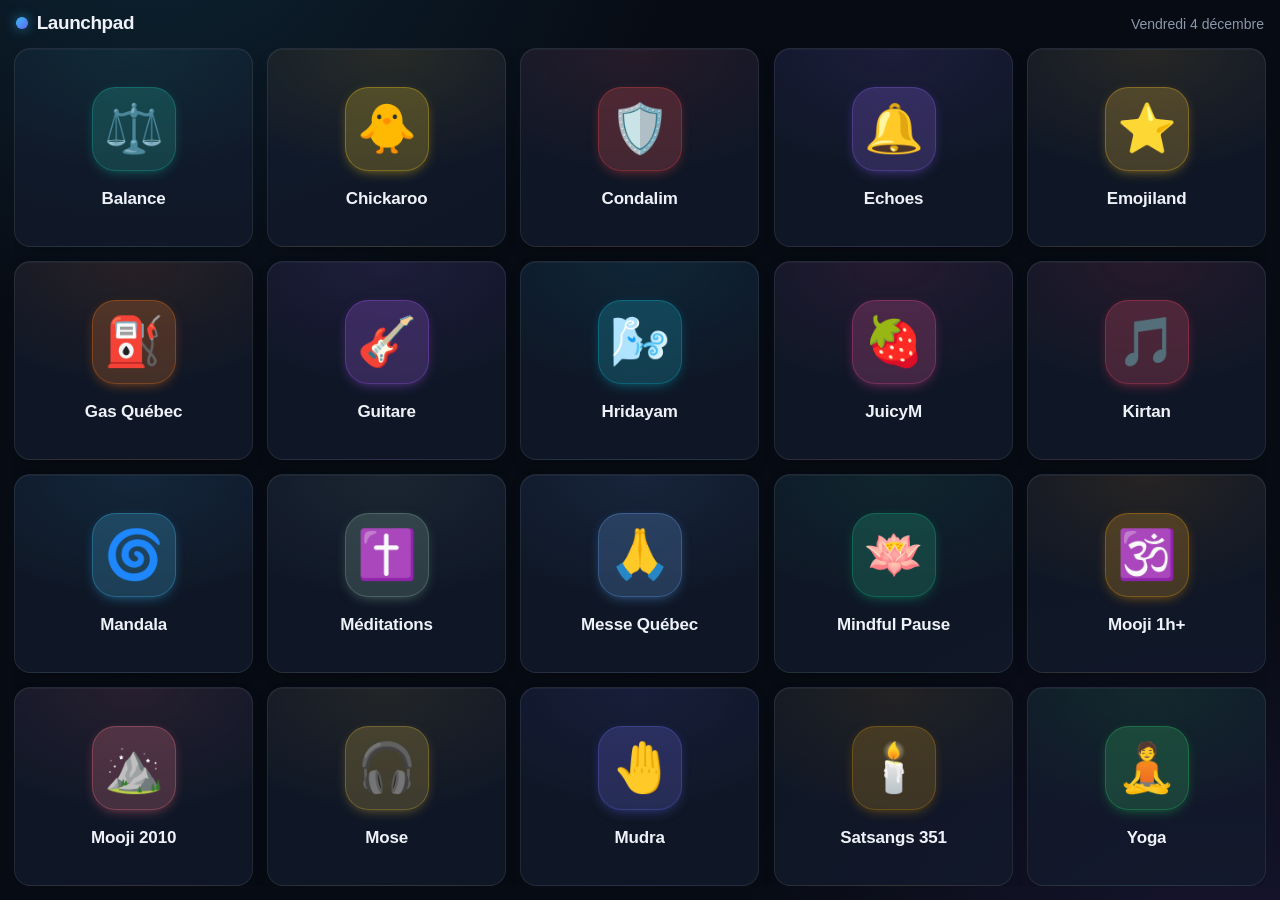
<file: index.html>
<!doctype html>
<html lang="fr">
<head>
  <meta charset="utf-8">
  <meta name="viewport" content="width=device-width, initial-scale=1, viewport-fit=cover">
  <meta name="theme-color" content="#070b13">
  <meta name="color-scheme" content="dark">
  <meta name="apple-mobile-web-app-capable" content="yes">
  <meta name="mobile-web-app-capable" content="yes">
  <meta name="apple-mobile-web-app-status-bar-style" content="black-translucent">
  <link rel="icon" href="data:image/svg+xml,%3Csvg xmlns='http://www.w3.org/2000/svg' viewBox='0 0 100 100'%3E%3Cdefs%3E%3ClinearGradient id='g' x1='0%25' y1='0%25' x2='100%25' y2='100%25'%3E%3Cstop offset='0%25' stop-color='%2338bdf8'/%3E%3Cstop offset='100%25' stop-color='%236366f1'/%3E%3C/linearGradient%3E%3C/defs%3E%3Ccircle cx='50' cy='50' r='46' fill='url(%23g)'/%3E%3Cpath d='M34 66 L66 50 L34 34 Z' fill='%23ffffff'/%3E%3C/svg%3E">
  <title>Launchpad</title>
  <style>
    :root {
      --bg: #070b13;
      --text: #eef2f8;
      --muted: #8b97ab;
      --tile: rgba(20, 28, 46, 0.72);
      --tile-hover: rgba(30, 42, 68, 0.92);
      --line: rgba(255, 255, 255, 0.08);
      --gap: 8px;
      --tw: calc((100% - 2 * var(--gap)) / 3);   /* no-JS fallback: 3 x 7 */
      --th: calc((100% - 6 * var(--gap)) / 7);
      font-family: ui-sans-serif, -apple-system, BlinkMacSystemFont, "SF Pro Text", "Segoe UI", Roboto, "Helvetica Neue", Arial, sans-serif;
    }

    *, *::before, *::after { box-sizing: border-box; margin: 0; padding: 0; }

    html, body {
      height: 100%;
      overflow: hidden;
      overscroll-behavior: none;
      background: var(--bg);
      color: var(--text);
      -webkit-tap-highlight-color: transparent;
      -webkit-text-size-adjust: 100%;
    }

    /* The page is pinned to the visible viewport: nothing can ever scroll. */
    body {
      position: fixed;
      inset: 0;
      background:
        radial-gradient(60vmax 45vmax at 12% -8%, rgba(56, 189, 248, 0.13), transparent 70%),
        radial-gradient(55vmax 45vmax at 95% 108%, rgba(139, 92, 246, 0.12), transparent 70%),
        var(--bg);
    }

    .shell {
      height: 100%;
      width: 100%;
      max-width: 1320px;
      margin: 0 auto;
      display: flex;
      flex-direction: column;
      gap: clamp(8px, 1.6vh, 18px);
      padding:
        max(12px, env(safe-area-inset-top))
        max(14px, env(safe-area-inset-right))
        max(14px, calc(env(safe-area-inset-bottom) + 8px))
        max(14px, env(safe-area-inset-left));
    }

    header {
      flex: none;
      display: flex;
      align-items: baseline;
      justify-content: space-between;
      gap: 12px;
      padding: 0 2px;
      white-space: nowrap;
    }

    .brand {
      display: flex;
      align-items: center;
      gap: 9px;
      font-size: clamp(15px, 2.1vh, 19px);
      font-weight: 700;
      letter-spacing: -0.02em;
    }

    .brand::before {
      content: "";
      width: 0.62em;
      height: 0.62em;
      border-radius: 50%;
      background: linear-gradient(135deg, #38bdf8, #6366f1);
      box-shadow: 0 0 12px rgba(56, 189, 248, 0.55);
    }

    .today {
      font-size: clamp(12px, 1.6vh, 14px);
      color: var(--muted);
      overflow: hidden;
      text-overflow: ellipsis;
    }
    .today::first-letter { text-transform: uppercase; }

    /* Grid: JS picks the column count that gives the biggest tiles for this
       exact screen (3x7 phone portrait, 7x3 landscape, 6x4 desktop...). */
    main {
      flex: 1;
      min-height: 0;
      display: flex;
      flex-wrap: wrap;
      align-content: center;
      justify-content: center;
      gap: var(--gap);
      overflow: hidden;
    }

    .tile {
      --c: #38bdf8;
      container: tile / size;
      flex: none;
      width: var(--tw);
      height: var(--th);
      position: relative;
      display: block;
      color: inherit;
      text-decoration: none;
      background:
        radial-gradient(120% 90% at 50% 0%, color-mix(in srgb, var(--c) 10%, transparent), transparent 70%),
        var(--tile);
      border: 1px solid var(--line);
      border-radius: clamp(12px, 1.8vmin, 20px);
      box-shadow: 0 1px 0 rgba(255, 255, 255, 0.04) inset, 0 6px 18px -10px rgba(0, 0, 0, 0.6);
      overflow: hidden;
      touch-action: manipulation;
      user-select: none;
      -webkit-user-select: none;
      transition: transform 160ms ease, background-color 160ms ease, border-color 160ms ease, box-shadow 160ms ease;
      animation: rise 420ms cubic-bezier(.2, .8, .2, 1) backwards;
      animation-delay: calc(var(--i, 0) * 18ms);
    }

    .inner {
      position: absolute;
      inset: 0;
      display: flex;
      flex-direction: column;
      align-items: center;
      justify-content: center;
      gap: 9cqmin;
      padding: 6cqmin 7cqi;
      text-align: center;
    }

    .icon {
      flex: none;
      width: clamp(26px, 44cqmin, 84px);
      aspect-ratio: 1;
      display: grid;
      place-items: center;
      border-radius: 28%;
      background: color-mix(in srgb, var(--c) 20%, rgba(255, 255, 255, 0.03));
      box-shadow: 0 0 0 1px color-mix(in srgb, var(--c) 30%, transparent) inset, 0 4px 14px -6px color-mix(in srgb, var(--c) 70%, transparent);
      font-size: clamp(15px, 25cqmin, 48px);
      line-height: 1;
      transition: transform 160ms ease;
    }

    .label {
      max-width: 100%;
      font-size: clamp(11px, min(12cqi, 15cqh), 17px);
      font-weight: 650;
      letter-spacing: -0.01em;
      line-height: 1.15;
      overflow-wrap: anywhere;
      hyphens: auto;
      display: -webkit-box;
      -webkit-line-clamp: 2;
      -webkit-box-orient: vertical;
      overflow: hidden;
    }

    /* Wide, short tiles: icon beside the label instead of above it. */
    @container tile (min-aspect-ratio: 9 / 5) {
      .inner { flex-direction: row; justify-content: flex-start; gap: 12cqh; padding: 0 9cqh; text-align: left; }
      .icon { width: clamp(24px, 62cqh, 72px); font-size: clamp(14px, 35cqh, 40px); }
      .label { font-size: clamp(11px, 24cqh, 17px); }
    }

    .tile:focus { outline: none; }
    .tile:focus-visible {
      border-color: var(--c);
      box-shadow: 0 0 0 3px color-mix(in srgb, var(--c) 45%, transparent);
    }

    @media (hover: hover) {
      .tile:hover {
        background-color: var(--tile-hover);
        border-color: color-mix(in srgb, var(--c) 70%, transparent);
        transform: translateY(-2px);
        box-shadow: 0 10px 26px -12px color-mix(in srgb, var(--c) 60%, transparent);
      }
      .tile:hover .icon { transform: scale(1.07); }
    }

    .tile:active { transform: scale(0.96); transition-duration: 60ms; }

    @keyframes rise {
      from { opacity: 0; transform: translateY(6px) scale(0.98); }
    }

    /* Very short screens (phone landscape): drop the header, every pixel goes to tiles. */
    @media (max-height: 460px) {
      header { display: none; }
      .shell { padding-top: max(8px, env(safe-area-inset-top)); padding-bottom: max(8px, env(safe-area-inset-bottom)); }
    }

    @media (prefers-reduced-motion: reduce) {
      .tile { animation: none; transition: none; }
    }
  </style>
</head>
<body>
  <div class="shell">
    <header>
      <div class="brand">Launchpad</div>
      <div class="today" id="today"></div>
    </header>

    <main id="grid">
      <a class="tile" href="balance/index.html" style="--c:#14b8a6"><span class="inner"><span class="icon" aria-hidden="true">⚖️</span><span class="label">Balance</span></span></a>
      <a class="tile" href="chickaroo/index.html" style="--c:#facc15"><span class="inner"><span class="icon" aria-hidden="true">🐥</span><span class="label">Chickaroo</span></span></a>
      <a class="tile" href="condalim/index.html" style="--c:#ef4444"><span class="inner"><span class="icon" aria-hidden="true">🛡️</span><span class="label">Condalim</span></span></a>
      <a class="tile" href="eos.html" style="--c:#8b5cf6" title="Echoes of Silence"><span class="inner"><span class="icon" aria-hidden="true">🔔</span><span class="label">Echoes</span></span></a>
      <a class="tile" href="emojiland/index.html" style="--c:#fbbf24"><span class="inner"><span class="icon" aria-hidden="true">⭐</span><span class="label">Emojiland</span></span></a>
      <a class="tile" href="gasquebec/index.html" style="--c:#f97316"><span class="inner"><span class="icon" aria-hidden="true">⛽</span><span class="label">Gas Québec</span></span></a>
      <a class="tile" href="guitar.html" style="--c:#a855f7"><span class="inner"><span class="icon" aria-hidden="true">🎸</span><span class="label">Guitare</span></span></a>
      <a class="tile" href="hridayam.html" style="--c:#06b6d4"><span class="inner"><span class="icon" aria-hidden="true">🌬️</span><span class="label">Hridayam</span></span></a>
      <a class="tile" href="juicym/index.html" style="--c:#ec4899"><span class="inner"><span class="icon" aria-hidden="true">🍓</span><span class="label">JuicyM</span></span></a>
      <a class="tile" href="https://rgjp.github.io/kirtan/" style="--c:#f43f5e"><span class="inner"><span class="icon" aria-hidden="true">🎵</span><span class="label">Kirtan</span></span></a>
      <a class="tile" href="mandala.html" style="--c:#38bdf8"><span class="inner"><span class="icon" aria-hidden="true">🌀</span><span class="label">Mandala</span></span></a>
      <a class="tile" href="chremed/index.html" style="--c:#86b3a0" title="Méditations avec le Christ"><span class="inner"><span class="icon" aria-hidden="true">✝️</span><span class="label">Méditations</span></span></a>
      <a class="tile" href="messequebec/index.html" style="--c:#60a5fa"><span class="inner"><span class="icon" aria-hidden="true">🙏</span><span class="label">Messe Québec</span></span></a>
      <a class="tile" href="mindfulpause.html" style="--c:#10b981"><span class="inner"><span class="icon" aria-hidden="true">🪷</span><span class="label">Mindful Pause</span></span></a>
      <a class="tile" href="moojilongvideos.html" style="--c:#f59e0b" title="Mooji Satsangs (1h+)"><span class="inner"><span class="icon" aria-hidden="true">🕉️</span><span class="label">Mooji 1h+</span></span></a>
      <a class="tile" href="mooji2010/index.html" style="--c:#fb7185" title="2010 Satsangs with Mooji at Arunachala"><span class="inner"><span class="icon" aria-hidden="true">⛰️</span><span class="label">Mooji 2010</span></span></a>
      <a class="tile" href="mose.html" style="--c:#d4af37"><span class="inner"><span class="icon" aria-hidden="true">🎧</span><span class="label">Mose</span></span></a>
      <a class="tile" href="mudrasweb/" style="--c:#6366f1"><span class="inner"><span class="icon" aria-hidden="true">🤚</span><span class="label">Mudra</span></span></a>
      <a class="tile" href="satsangs351/index.html" style="--c:#ca8a04" title="Les Satsangs du 351"><span class="inner"><span class="icon" aria-hidden="true">🕯️</span><span class="label">Satsangs 351</span></span></a>
      <a class="tile" href="yoga.html" style="--c:#22c55e"><span class="inner"><span class="icon" aria-hidden="true">🧘</span><span class="label">Yoga</span></span></a>
    </main>
  </div>

  <script>
    (() => {
      const grid = document.getElementById('grid');
      const tiles = Array.from(grid.children);
      const n = tiles.length;
      tiles.forEach((t, i) => t.style.setProperty('--i', i));

      // Date in the header
      try {
        document.getElementById('today').textContent =
          new Date().toLocaleDateString('fr-CA', { weekday: 'long', day: 'numeric', month: 'long' });
      } catch (e) {}

      // Pick the columns x rows that make the largest near-square tiles fit the
      // available space exactly, so the whole launchpad is always on one screen.
      const IDEAL = 1.1; // preferred tile width / height
      function layout() {
        const W = grid.clientWidth, H = grid.clientHeight;
        if (!W || !H) return;
        const gap = Math.round(Math.max(6, Math.min(14, Math.min(W, H) * 0.02)));
        let best = null;
        for (let c = 1; c <= n; c++) {
          const r = Math.ceil(n / c);
          if (c > 1 && Math.ceil(n / (c - 1)) === r) continue; // same rows, fewer cols is strictly better
          const w = (W - (c - 1) * gap) / c;
          const h = (H - (r - 1) * gap) / r;
          if (w <= 0 || h <= 0) continue;
          const fill = n / (c * r);                       // penalise empty slots a little
          const orphan = r > 1 && n % c === 1 ? 0.8 : 1;   // avoid one lonely tile on the last row
          const score = Math.min(w, h * IDEAL) * (0.85 + 0.15 * fill) * orphan;
          if (!best || score > best.score) best = { c, r, w, h, score };
        }
        if (!best) return;
        const s = grid.style;
        s.setProperty('--gap', gap + 'px');
        s.setProperty('--tw', Math.floor(best.w * 100) / 100 - 0.01 + 'px');
        s.setProperty('--th', Math.floor(best.h * 100) / 100 - 0.01 + 'px');
      }

      layout();
      if ('ResizeObserver' in window) new ResizeObserver(layout).observe(grid);
      else addEventListener('resize', layout);
      addEventListener('orientationchange', () => setTimeout(layout, 120));
      addEventListener('pageshow', layout);
    })();
  </script>
</body>
</html>
</file>
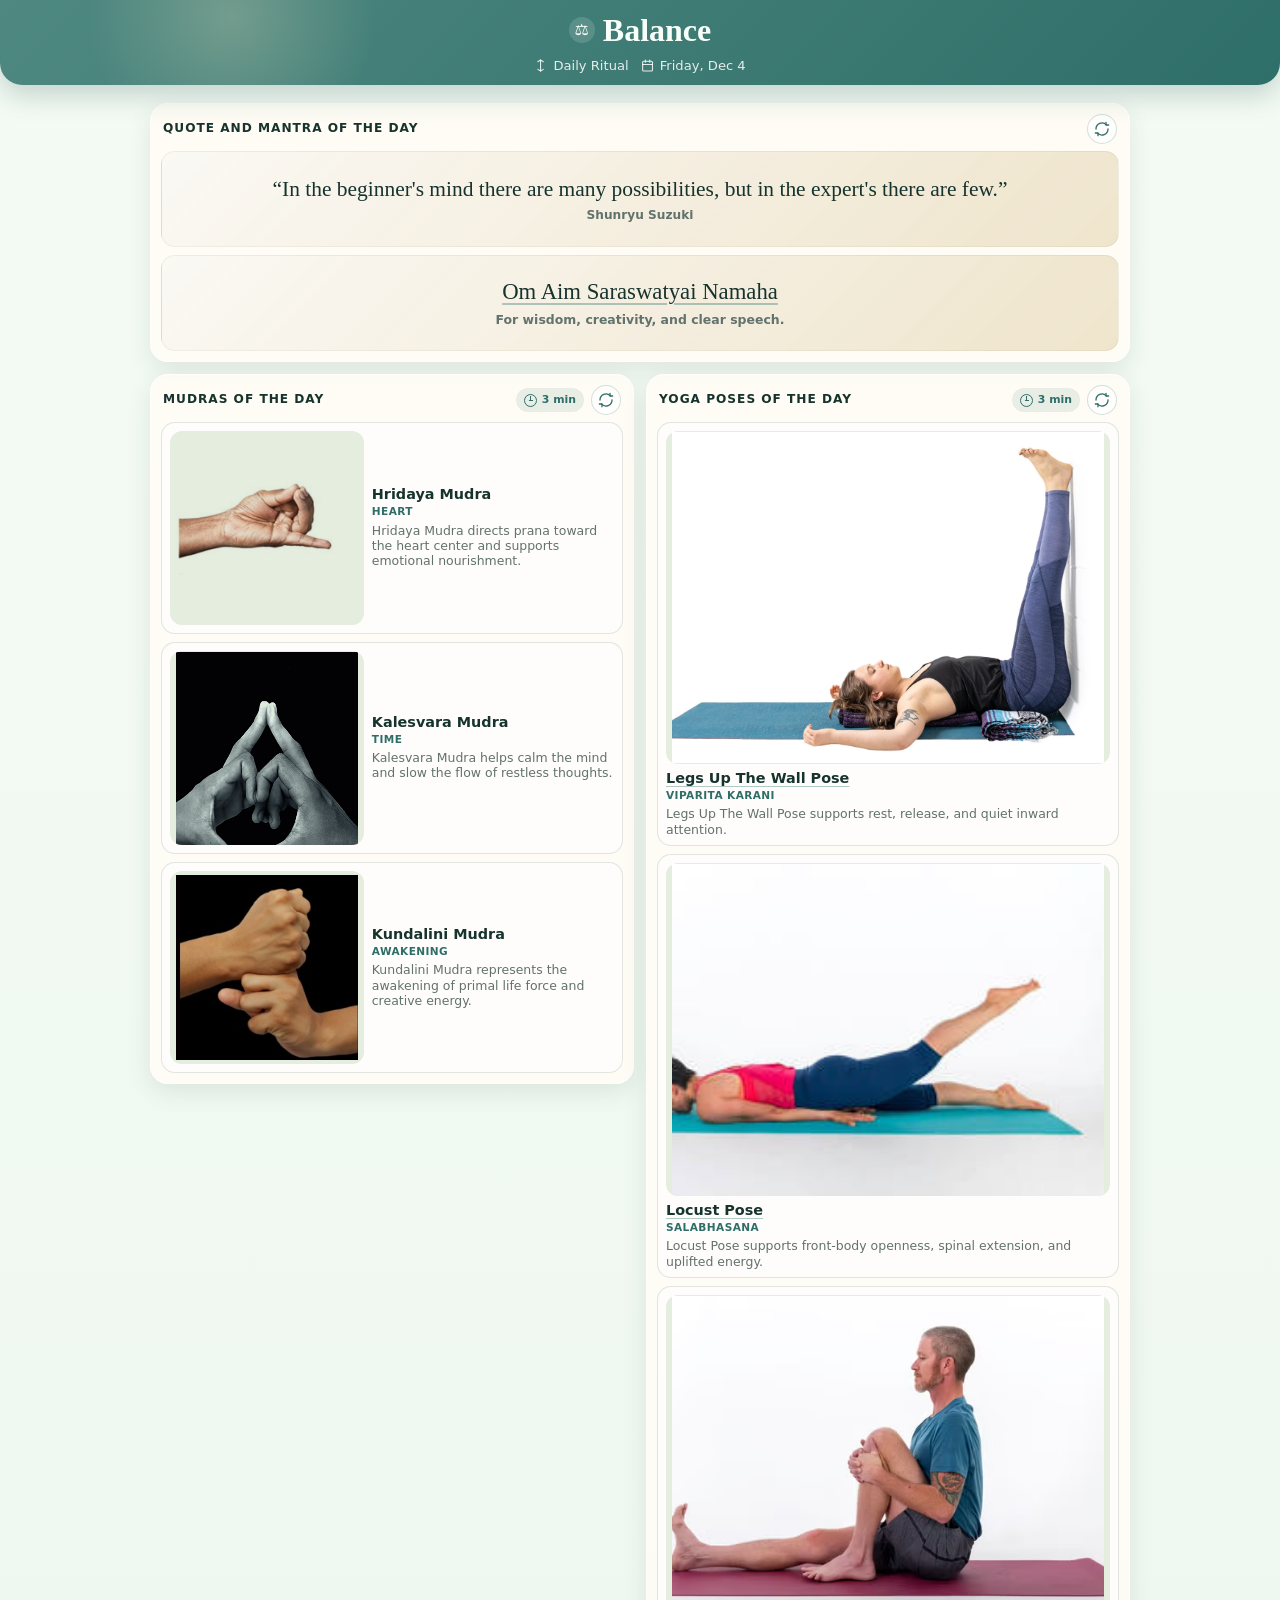
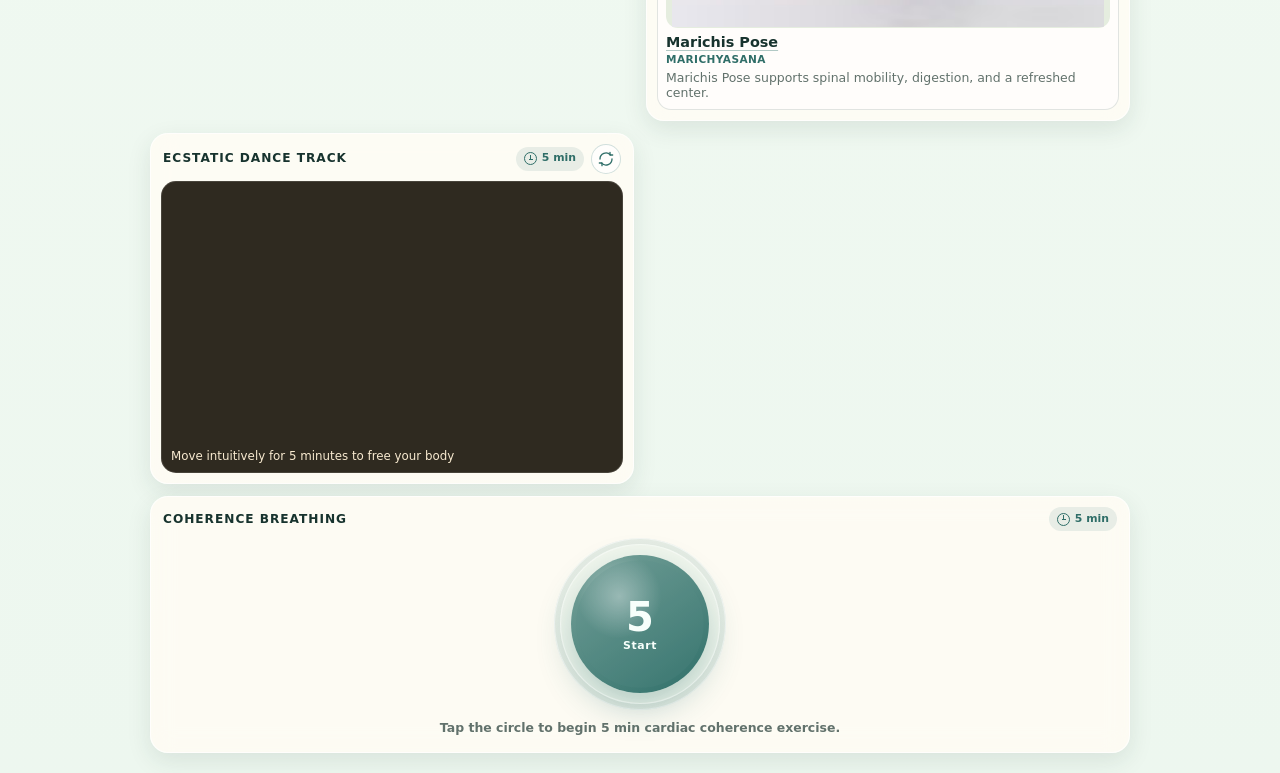
<file: balance/index.html>
<!DOCTYPE html>
<html lang="en">
<head>
  <meta charset="UTF-8">
  <meta name="viewport" content="width=device-width, initial-scale=1.0, viewport-fit=cover">
  <title>Balance</title>
  <link rel="icon" href="data:image/svg+xml,<svg xmlns=%22http://www.w3.org/2000/svg%22 viewBox=%220 0 100 100%22><text y=%22.9em%22 font-size=%2290%22>⚖️</text></svg>">
  <style>
    :root {
      color-scheme: light;
      --bg: #eef6ef;
      --bg-deep: #d7e7dc;
      --ink: #17332e;
      --muted: #62726c;
      --soft: #f8fbf5;
      --card: rgba(255, 252, 244, 0.88);
      --card-strong: #fffaf0;
      --line: rgba(45, 76, 66, 0.14);
      --teal: #4f8780;
      --teal-dark: #2f6e68;
      --sage: #cfdcc7;
      --gold: #c59f43;
      --sand: #eee4cf;
      --rose: #c37d68;
      --shadow: 0 18px 50px rgba(28, 57, 49, 0.16);
      --small-shadow: 0 8px 24px rgba(28, 57, 49, 0.10);
      --radius: 18px;
      --screen-max: 480px;
      font-family: Inter, ui-sans-serif, system-ui, -apple-system, BlinkMacSystemFont, "Segoe UI", sans-serif;
    }

    * {
      box-sizing: border-box;
    }

    html {
      min-height: 100%;
      background:
        radial-gradient(circle at 18% 0%, rgba(197, 159, 67, 0.16), transparent 30rem),
        linear-gradient(145deg, #eff6ef 0%, #f8f3e7 46%, #dcece6 100%);
    }

    body {
      min-height: 100vh;
      margin: 0;
      color: var(--ink);
      background:
        linear-gradient(180deg, rgba(255, 255, 255, 0.18), rgba(255, 255, 255, 0)),
        var(--bg);
      padding: 0;
    }

    button {
      border: 0;
      font: inherit;
      color: inherit;
    }

    .app {
      width: 100%;
      min-height: 100vh;
      background:
        linear-gradient(180deg, rgba(244, 251, 244, 0.94), rgba(237, 247, 239, 0.96)),
        var(--bg);
      position: relative;
      display: grid;
      grid-template-rows: auto 1fr auto;
    }

    .topbar {
      position: sticky;
      top: 0;
      z-index: 2;
      padding: max(14px, env(safe-area-inset-top)) max(16px, env(safe-area-inset-right)) 12px max(16px, env(safe-area-inset-left));
      background:
        radial-gradient(circle at 18% 20%, rgba(236, 228, 190, 0.26), transparent 9rem),
        linear-gradient(135deg, #4e8881 0%, #2f6f69 100%);
      color: #f8fff8;
      border-bottom-left-radius: 22px;
      border-bottom-right-radius: 22px;
      box-shadow: 0 10px 28px rgba(37, 89, 82, 0.24);
    }

    .brand-row,
    .meta-row {
      display: flex;
      align-items: center;
      justify-content: center;
      gap: 12px;
    }

    .brand {
      display: inline-flex;
      align-items: center;
      gap: 8px;
      min-width: 0;
    }

    .brand-mark {
      width: 26px;
      height: 26px;
      display: inline-flex;
      align-items: center;
      justify-content: center;
      border-radius: 50%;
      background: rgba(255, 255, 255, 0.14);
      font-size: 16px;
      line-height: 1;
      text-align: center;
    }

    .brand h1 {
      margin: 0;
      font-family: Georgia, "Times New Roman", serif;
      font-size: clamp(1.42rem, 7vw, 2rem);
      line-height: 1;
      font-weight: 600;
      letter-spacing: 0;
    }

    .breath-toggle:active {
      transform: scale(0.96);
    }

    .meta-row {
      margin-top: 12px;
      font-size: 0.82rem;
      color: rgba(255, 255, 255, 0.86);
      flex-wrap: wrap;
      row-gap: 6px;
    }

    .date-pill,
    .streak {
      display: inline-flex;
      align-items: center;
      gap: 6px;
      white-space: nowrap;
    }

    .topbar-inner,
    .content {
      width: min(100%, 980px);
      margin: 0 auto;
    }

    main {
      scrollbar-width: none;
      padding: 14px max(12px, env(safe-area-inset-right)) max(20px, env(safe-area-inset-bottom)) max(12px, env(safe-area-inset-left));
    }

    main::-webkit-scrollbar {
      display: none;
    }

    .section {
      margin: 0 0 10px;
      background: var(--card);
      border: 1px solid rgba(255, 255, 255, 0.72);
      border-radius: var(--radius);
      box-shadow: var(--small-shadow);
      overflow: hidden;
      backdrop-filter: blur(12px);
    }

    .section-head {
      min-height: 38px;
      display: flex;
      align-items: center;
      justify-content: space-between;
      gap: 10px;
      padding: 10px 12px 7px;
    }

    .section-title {
      margin: 0;
      font-size: 0.76rem;
      line-height: 1.1;
      font-weight: 800;
      letter-spacing: 0.08em;
      text-transform: uppercase;
    }

    .duration-pill {
      display: inline-flex;
      align-items: center;
      gap: 5px;
      flex: 0 0 auto;
      min-height: 24px;
      padding: 3px 8px;
      border-radius: 999px;
      background: rgba(79, 135, 128, 0.12);
      color: var(--teal-dark);
      font-size: 0.68rem;
      line-height: 1;
      font-weight: 850;
      white-space: nowrap;
    }

    .duration-pill::before {
      content: "";
      width: 11px;
      height: 11px;
      border: 1.6px solid currentColor;
      border-radius: 50%;
      background:
        linear-gradient(currentColor, currentColor) 50% 22% / 1.4px 4px no-repeat,
        linear-gradient(currentColor, currentColor) 66% 58% / 4px 1.4px no-repeat;
    }

    .section-actions {
      display: inline-flex;
      align-items: center;
      gap: 7px;
      flex: 0 0 auto;
    }

    .reroll-button {
      width: 30px;
      height: 30px;
      display: inline-grid;
      place-items: center;
      flex: 0 0 auto;
      border: 1px solid rgba(79, 135, 128, 0.26);
      border-radius: 999px;
      background: rgba(255, 255, 255, 0.76);
      color: var(--teal-dark);
      cursor: pointer;
      transition: transform 160ms ease, background 160ms ease, border-color 160ms ease;
    }

    .reroll-button:hover {
      transform: rotate(24deg);
      background: rgba(79, 135, 128, 0.12);
      border-color: rgba(79, 135, 128, 0.42);
    }

    .reroll-button svg {
      width: 16px;
      height: 16px;
      fill: none;
      stroke: currentColor;
      stroke-width: 2;
      stroke-linecap: round;
      stroke-linejoin: round;
    }

    .quotes {
      display: grid;
      gap: 8px;
      padding: 0 10px 10px;
    }

    .quote-card {
      min-height: 96px;
      border-radius: 14px;
      background:
        linear-gradient(135deg, rgba(255, 255, 255, 0.76), rgba(239, 229, 204, 0.88)),
        var(--sand);
      border: 1px solid rgba(118, 88, 37, 0.08);
      padding: clamp(12px, 4vw, 18px);
      display: grid;
      align-content: center;
      gap: 7px;
    }

    blockquote {
      margin: 0;
      font-family: Georgia, "Times New Roman", serif;
      font-size: clamp(1rem, 5vw, 1.34rem);
      line-height: 1.12;
      text-align: center;
      text-wrap: balance;
    }

    cite {
      display: block;
      color: var(--muted);
      font-size: 0.76rem;
      font-style: normal;
      font-weight: 800;
      text-align: center;
    }

    .mantra {
      margin: 0;
      font-family: Georgia, "Times New Roman", serif;
      font-size: clamp(1.05rem, 5vw, 1.42rem);
      line-height: 1.12;
      text-align: center;
      text-wrap: balance;
    }

    .mantra a {
      color: inherit;
      text-decoration-color: rgba(79, 135, 128, 0.44);
      text-underline-offset: 4px;
    }

    .mantra a:hover,
    .mantra a:focus-visible {
      color: var(--teal-dark);
      text-decoration-color: currentColor;
    }

    .mantra-note {
      color: var(--muted);
      font-size: 0.78rem;
      font-weight: 800;
      text-align: center;
    }

    .two-grid {
      display: grid;
      grid-template-columns: 1fr;
      gap: 8px;
      padding: 0 10px 10px;
    }

    .practice-card {
      min-width: 0;
      display: grid;
      grid-template-columns: minmax(52px, 0.8fr) minmax(0, 1fr);
      gap: 8px;
      align-items: center;
      padding: 8px;
      border-radius: 14px;
      background: rgba(255, 255, 255, 0.66);
      border: 1px solid var(--line);
    }

    .pose-card {
      grid-template-columns: 1fr;
      gap: 7px;
      align-items: start;
    }

    .thumb {
      width: 100%;
      aspect-ratio: 1;
      border-radius: 12px;
      overflow: hidden;
      background: #e5eddf;
      display: grid;
      place-items: center;
      cursor: zoom-in;
    }

    .pose-card .thumb {
      aspect-ratio: 4 / 3;
    }

    .thumb img {
      width: 100%;
      height: 100%;
      display: block;
      object-fit: cover;
    }

    .zoom-overlay {
      position: fixed;
      inset: 0;
      z-index: 20;
      display: none;
      place-items: center;
      padding: max(18px, env(safe-area-inset-top)) max(18px, env(safe-area-inset-right)) max(18px, env(safe-area-inset-bottom)) max(18px, env(safe-area-inset-left));
      background: rgba(16, 31, 28, 0.76);
      backdrop-filter: blur(18px);
      cursor: zoom-out;
    }

    .zoom-overlay.open {
      display: grid;
    }

    .zoom-overlay img {
      width: min(100%, 760px);
      max-height: 86vh;
      object-fit: contain;
      border-radius: 18px;
      background: rgba(250, 252, 245, 0.92);
      box-shadow: 0 28px 80px rgba(0, 0, 0, 0.34);
    }

    .mudra .thumb img {
      object-fit: contain;
      mix-blend-mode: multiply;
    }

    .practice-text {
      min-width: 0;
    }

    .practice-title {
      margin: 0 0 3px;
      font-size: clamp(0.76rem, 3.3vw, 0.9rem);
      line-height: 1.1;
      font-weight: 850;
      overflow-wrap: anywhere;
    }

    .practice-title a {
      color: inherit;
      text-decoration-color: rgba(79, 135, 128, 0.44);
      text-underline-offset: 3px;
    }

    .practice-title a:hover,
    .practice-title a:focus-visible {
      color: var(--teal-dark);
      text-decoration-color: currentColor;
    }

    .sanskrit {
      color: var(--teal-dark);
      font-size: 0.66rem;
      line-height: 1.1;
      font-weight: 800;
      text-transform: uppercase;
      letter-spacing: 0.04em;
      margin-bottom: 5px;
    }

    .practice-copy {
      margin: 0;
      color: var(--muted);
      font-size: clamp(0.68rem, 3vw, 0.78rem);
      line-height: 1.22;
    }

    .track-card {
      margin: 0 10px 10px;
      border-radius: 15px;
      overflow: hidden;
      background: #2f2a20;
      box-shadow: inset 0 0 0 1px rgba(255, 255, 255, 0.12);
    }

    .track-frame {
      width: 100%;
      aspect-ratio: 16 / 9;
      display: block;
      border: 0;
    }

    .track-caption {
      margin: 0;
      padding: 8px 10px 10px;
      color: #f8ead0;
      font-size: 0.74rem;
      line-height: 1.25;
    }

    .breath-panel {
      padding: 0 12px 16px;
    }

    .breath-prompt {
      margin: 10px 0 0;
      color: var(--muted);
      text-align: center;
      font-size: 0.78rem;
      font-weight: 700;
      line-height: 1.25;
    }

    .breathing.is-active .breath-prompt {
      display: none;
    }

    .breath-stage {
      display: grid;
      grid-template-columns: 1fr;
      align-items: center;
      gap: 8px;
      min-height: 160px;
    }

    .breath-toggle {
      justify-self: center;
      width: min(36vw, 138px);
      aspect-ratio: 1;
      border-radius: 999px;
      cursor: pointer;
      color: #f7fffb;
      background:
        radial-gradient(circle at 35% 30%, rgba(255, 255, 255, 0.45), transparent 32%),
        linear-gradient(145deg, #78a39b, #2f6f69);
      box-shadow: 0 14px 34px rgba(47, 111, 105, 0.32);
      display: grid;
      place-items: center;
      position: relative;
      isolation: isolate;
    }

    .breath-progress {
      justify-self: center;
      width: min(44vw, 172px);
      aspect-ratio: 1;
      border-radius: 999px;
      display: grid;
      place-items: center;
      background:
        conic-gradient(var(--gold) var(--session-progress, 0%), rgba(79, 135, 128, 0.14) 0);
      padding: 6px;
      box-shadow: inset 0 0 0 1px rgba(255, 255, 255, 0.58);
    }

    .breath-progress-inner {
      width: 100%;
      height: 100%;
      border-radius: inherit;
      display: grid;
      place-items: center;
      background: rgba(245, 251, 241, 0.84);
    }

    .breath-toggle::before,
    .breath-toggle::after {
      content: "";
      position: absolute;
      inset: 10%;
      border-radius: inherit;
      background: rgba(87, 139, 132, 0.22);
      z-index: -1;
      transform: scale(0.92);
      transition: transform 5s ease-in-out, opacity 5s ease-in-out;
    }

    .breath-toggle::after {
      inset: 0;
      border: 1px solid rgba(255, 255, 255, 0.42);
      background: transparent;
    }

    .breathing.inhale .breath-toggle::before,
    .breathing.inhale .breath-toggle::after {
      transform: scale(1.16);
      opacity: 0.86;
    }

    .breathing.exhale .breath-toggle::before,
    .breathing.exhale .breath-toggle::after {
      transform: scale(0.88);
      opacity: 0.44;
    }

    .breath-label {
      display: grid;
      justify-items: center;
      gap: 4px;
      font-weight: 900;
      line-height: 1;
    }

    .breath-label strong {
      font-size: clamp(1.7rem, 9vw, 2.5rem);
      letter-spacing: 0;
    }

    .breath-label span {
      font-size: 0.68rem;
      letter-spacing: 0.06em;
    }

    svg {
      display: block;
      width: 1em;
      height: 1em;
      fill: none;
      stroke: currentColor;
      stroke-width: 2;
      stroke-linecap: round;
      stroke-linejoin: round;
    }

    @media (min-width: 720px) {
      main {
        padding-top: 18px;
      }

      .content {
        display: grid;
        grid-template-columns: repeat(2, minmax(0, 1fr));
        gap: 12px;
        align-items: start;
      }

      .section {
        margin-bottom: 0;
      }

      .section:first-child,
      #breathing {
        grid-column: 1 / -1;
      }
    }

    @media (max-width: 360px) {
      .two-grid {
        grid-template-columns: 1fr;
      }

      .practice-card {
        grid-template-columns: 82px 1fr;
      }

      .pose-card {
        grid-template-columns: 92px 1fr;
      }

      .pose-card .thumb {
        aspect-ratio: 1;
      }

      .breath-stage {
        grid-template-columns: 1fr;
      }
    }

    @media (prefers-reduced-motion: reduce) {
      *,
      *::before,
      *::after {
        scroll-behavior: auto !important;
        transition-duration: 0.01ms !important;
        animation-duration: 0.01ms !important;
      }
    }
  </style>
</head>
<body>
  <div class="app" id="app">
    <header class="topbar">
      <div class="topbar-inner">
        <div class="brand-row">
          <div class="brand" aria-label="Balance">
            <span class="brand-mark" aria-hidden="true">⚖️</span>
            <h1>Balance</h1>
          </div>
        </div>
        <div class="meta-row">
          <span class="streak">
            <svg viewBox="0 0 24 24" aria-hidden="true"><path d="M12 2v20"/><path d="m17 5-5-3-5 3"/><path d="m17 19-5 3-5-3"/></svg>
            Daily Ritual
          </span>
          <time class="date-pill" id="today"></time>
        </div>
      </div>
    </header>

    <main>
      <div class="content">
        <section class="section" aria-labelledby="quotes-title">
        <div class="section-head">
          <h2 class="section-title" id="quotes-title">Quote and Mantra of the Day</h2>
          <button class="reroll-button" type="button" data-reroll="quotes" aria-label="Reroll quote and mantra" title="Reroll quote and mantra">
            <svg viewBox="0 0 24 24" aria-hidden="true"><path d="M21 12a9 9 0 0 1-15.5 6.2"/><path d="M3 12A9 9 0 0 1 18.5 5.8"/><path d="M18 2v4h4"/><path d="M6 22v-4H2"/></svg>
          </button>
        </div>
        <div class="quotes" id="quotes"></div>
        </section>

        <section class="section" aria-labelledby="mudras-title">
        <div class="section-head">
          <h2 class="section-title" id="mudras-title">Mudras of the Day</h2>
          <div class="section-actions">
            <span class="duration-pill" aria-label="Suggested duration 3 minutes">3 min</span>
            <button class="reroll-button" type="button" data-reroll="mudras" aria-label="Reroll mudras" title="Reroll mudras">
              <svg viewBox="0 0 24 24" aria-hidden="true"><path d="M21 12a9 9 0 0 1-15.5 6.2"/><path d="M3 12A9 9 0 0 1 18.5 5.8"/><path d="M18 2v4h4"/><path d="M6 22v-4H2"/></svg>
            </button>
          </div>
        </div>
        <div class="two-grid" id="mudras"></div>
        </section>

        <section class="section" aria-labelledby="poses-title">
        <div class="section-head">
          <h2 class="section-title" id="poses-title">Yoga Poses of the Day</h2>
          <div class="section-actions">
            <span class="duration-pill" aria-label="Suggested duration 3 minutes">3 min</span>
            <button class="reroll-button" type="button" data-reroll="poses" aria-label="Reroll yoga poses" title="Reroll yoga poses">
              <svg viewBox="0 0 24 24" aria-hidden="true"><path d="M21 12a9 9 0 0 1-15.5 6.2"/><path d="M3 12A9 9 0 0 1 18.5 5.8"/><path d="M18 2v4h4"/><path d="M6 22v-4H2"/></svg>
            </button>
          </div>
        </div>
        <div class="two-grid" id="poses"></div>
        </section>

        <section class="section" aria-labelledby="track-title">
        <div class="section-head">
          <h2 class="section-title" id="track-title">Ecstatic Dance Track</h2>
          <div class="section-actions">
            <span class="duration-pill" aria-label="Suggested duration 5 minutes">5 min</span>
            <button class="reroll-button" type="button" data-reroll="dance" aria-label="Reroll ecstatic dance track" title="Reroll ecstatic dance track">
              <svg viewBox="0 0 24 24" aria-hidden="true"><path d="M21 12a9 9 0 0 1-15.5 6.2"/><path d="M3 12A9 9 0 0 1 18.5 5.8"/><path d="M18 2v4h4"/><path d="M6 22v-4H2"/></svg>
            </button>
          </div>
        </div>
        <div class="track-card">
          <iframe
            id="danceFrame"
            class="track-frame"
            src="https://www.youtube-nocookie.com/embed/2OEL4P1Rz04?rel=0&playsinline=1&enablejsapi=1"
            title="Ecstatic dance track of the day"
            allow="accelerometer; autoplay; clipboard-write; encrypted-media; gyroscope; picture-in-picture; web-share"
            referrerpolicy="strict-origin-when-cross-origin"
            allowfullscreen></iframe>
          <p class="track-caption">Move intuitively for 5 minutes to free your body</p>
        </div>
        </section>

        <section class="section breathing exhale" id="breathing" aria-labelledby="breath-title">
        <div class="section-head">
          <h2 class="section-title" id="breath-title">Coherence Breathing</h2>
          <span class="duration-pill" aria-label="Suggested duration 5 minutes">5 min</span>
        </div>
        <div class="breath-panel">
          <div class="breath-stage">
            <div class="breath-progress" id="breathProgress" aria-hidden="true">
              <div class="breath-progress-inner">
                <button class="breath-toggle" id="breathToggle" type="button" aria-pressed="false">
                  <span class="breath-label">
                    <strong id="breathCount">5</strong>
                    <span id="breathAction">Start</span>
                  </span>
                </button>
              </div>
            </div>
          </div>
          <p class="breath-prompt">Tap the circle to begin 5 min cardiac coherence exercise.</p>
        </div>
        </section>
      </div>
    </main>
  </div>

  <div class="zoom-overlay" id="zoomOverlay" aria-hidden="true">
    <img id="zoomImage" alt="">
  </div>

  <script>
    const quotes = [
      { text: "The quietest moment can become the most powerful one.", author: "Lao Tzu" },
      { text: "Almost everything will work again if you unplug it for a few minutes, including you.", author: "Anne Lamott" },
      { text: "Within you there is a stillness and a sanctuary to which you can retreat at any time.", author: "Hermann Hesse" },
      { text: "Feelings come and go like clouds in a windy sky. Conscious breathing is my anchor.", author: "Thich Nhat Hanh" },
      { text: "The body benefits from movement, and the mind benefits from stillness.", author: "Sakyong Mipham" },
      { text: "You are the sky. Everything else is just the weather.", author: "Pema Chodron" },
      { text: "Have a mind that is open to everything and attached to nothing.", author: "Wayne Dyer" },
      { text: "Don't die with your music still in you.", author: "Wayne Dyer" },
      { text: "You can't give away what you don't have.", author: "Wayne Dyer" },
      { text: "Embrace silence.", author: "Wayne Dyer" },
      { text: "Give up your personal history.", author: "Wayne Dyer" },
      { text: "You can't solve a problem with the same mind that created it.", author: "Wayne Dyer" },
      { text: "There are no justified resentments.", author: "Wayne Dyer" },
      { text: "Treat yourself as if you already are what you'd like to be.", author: "Wayne Dyer" },
      { text: "Treasure your divinity.", author: "Wayne Dyer" },
      { text: "Wisdom is avoiding all thoughts that weaken you.", author: "Wayne Dyer" },
      { text: "You have power over your mind - not outside events. Realize this, and you will find strength.", author: "Marcus Aurelius" },
      { text: "We suffer more often in imagination than in reality.", author: "Seneca" },
      { text: "The happiness of your life depends upon the quality of your thoughts.", author: "Marcus Aurelius" },
      { text: "Wealth consists not in having great possessions, but in having few wants.", author: "Epictetus" },
      { text: "Man is not worried by real problems so much as by his imagined anxieties about real problems.", author: "Epictetus" },
      { text: "The best revenge is to be unlike him who performed the injury.", author: "Marcus Aurelius" },
      { text: "Luck is what happens when preparation meets opportunity.", author: "Seneca" },
      { text: "Associate with people who are likely to improve you.", author: "Seneca" },
      { text: "The person becomes dyed with the color of its thoughts.", author: "Marcus Aurelius" },
      { text: "First say to yourself what you would be; and then do what you have to do.", author: "Epictetus" },
      { text: "If you are distressed by anything external, the pain is not due to the thing itself, but to your estimate of it.", author: "Marcus Aurelius" },
      { text: "It is the nature of the mind to be unconquerable.", author: "Seneca" },
      { text: "Don't explain your philosophy. Embody it.", author: "Epictetus" },
      { text: "Dwell on the beauty of life. Watch the stars, and see yourself running with them.", author: "Marcus Aurelius" },
      { text: "Time discovers truth.", author: "Seneca" },
      { text: "It is impossible for a person to learn what they think they already know.", author: "Epictetus" },
      { text: "To be everywhere is to be nowhere.", author: "Seneca" },
      { text: "When you arise in the morning think of what a privilege it is to be alive, to think, to enjoy, to love.", author: "Marcus Aurelius" },
      { text: "Make the best use of what is in your power, and take the rest as it happens.", author: "Epictetus" },
      { text: "The whole future lies in uncertainty: live immediately.", author: "Seneca" },
      { text: "Very little is needed to make a happy life; it is all within yourself, in your way of thinking.", author: "Marcus Aurelius" },
      { text: "He suffers more than necessary, who suffers before it is necessary.", author: "Seneca" },
      { text: "Circumstances don't make the man, they only reveal him to himself.", author: "Epictetus" },
      { text: "Reject your sense of injury and the injury itself disappears.", author: "Marcus Aurelius" },
      { text: "Life is long if you know how to use it.", author: "Seneca" },
      { text: "You become what you give your attention to.", author: "Epictetus" },
      { text: "Everything we hear is an opinion, not a fact. Everything we see is a perspective, not the truth.", author: "Marcus Aurelius" },
      { text: "As is a tale, so is life: not how long it is, but how good it is, is what matters.", author: "Seneca" },
      { text: "If a man knows not to which port he sails, no wind is favorable.", author: "Seneca" },
      { text: "Freedom is the only worthy goal in life. It is won by disregarding things that lie beyond our control.", author: "Epictetus" },
      { text: "Because a thing seems difficult for you, do not think it impossible for anyone to accomplish.", author: "Marcus Aurelius" },
      { text: "While we wait for life, life passes.", author: "Seneca" },
      { text: "Know, first, who you are, and then adorn yourself accordingly.", author: "Epictetus" },
      { text: "Confine yourself to the present.", author: "Marcus Aurelius" },
      { text: "Difficulties strengthen the mind, as labor does the body.", author: "Seneca" },
      { text: "It is a rough road that leads to the heights of greatness.", author: "Seneca" },
      { text: "Loss is nothing else but change, and change is Nature's delight.", author: "Marcus Aurelius" },
      { text: "What is the point of dragging up sufferings that are over, of being miserable now because you were miserable then?", author: "Seneca" },
      { text: "Any person capable of angering you becomes your master.", author: "Epictetus" },
      { text: "Receive without conceit, release without struggle.", author: "Marcus Aurelius" },
      { text: "Dig deep within yourself, for there is a fountain of goodness ever ready to flow if you will keep digging.", author: "Marcus Aurelius" },
      { text: "Hang on to your youthful enthusiasms -- you'll be able to use them better when you're older.", author: "Seneca" },
      { text: "Don't hope that events will turn out the way you want, welcome events in whichever way they happen.", author: "Epictetus" },
      { text: "How much time he gains who does not look to see what his neighbor says or does or thinks.", author: "Marcus Aurelius" },
      { text: "The brave rejoice in adversity.", author: "Seneca" },
      { text: "Small-minded people blame others. Average people blame themselves. The wise see all blame as foolishness.", author: "Epictetus" },
      { text: "Every night before going to sleep, we must ask ourselves: what weakness did I overcome today? What virtue did I acquire?", author: "Seneca" },
      { text: "The universe is change; our life is what our thoughts make it.", author: "Marcus Aurelius" },
      { text: "They lose the day in expectation of the night, and the night in fear of the dawn.", author: "Seneca" },
      { text: "Silence is richer than speech.", author: "Epictetus" },
      { text: "To live a good life: We have the potential for it. If we can learn to be indifferent to what makes no difference.", author: "Marcus Aurelius" },
      { text: "One of the most beautiful qualities of true friendship is to understand and to be understood.", author: "Seneca" },
      { text: "Hatred is never appeased by hatred in this world. By non-hatred alone is hatred appeased. This is a law eternal.", author: "Buddha" },
      { text: "Drop by drop is the water pot filled. Likewise, the wise man, gathering it little by little, fills himself with good.", author: "Buddha" },
      { text: "Radiate boundless love towards the entire world-above, below, and across-unhindered, without ill will, without enmity.", author: "Buddha" },
      { text: "People have a hard time letting go of their suffering. Out of a fear of the unknown, they prefer suffering that is familiar.", author: "Thich Nhat Hanh" },
      { text: "Breath is the bridge which connects life to consciousness, which unites your body to your thoughts.", author: "Thich Nhat Hanh" },
      { text: "Because you are alive, everything is possible.", author: "Thich Nhat Hanh" },
      { text: "Your own Self-realization is the greatest service you can render the world.", author: "Ramana Maharshi" },
      { text: "Silence is ever speaking; it is the perennial flow of language.", author: "Ramana Maharshi" },
      { text: "The mind is only a bundle of thoughts. The thoughts arise because there is the thinker. The thinker is the ego. Find out what watches the thinker.", author: "Ramana Maharshi" },
      { text: "Fear is a natural reaction to moving closer to the truth.", author: "Pema Chodron" },
      { text: "Nothing ever goes away until it has taught us what we need to know.", author: "Pema Chodron" },
      { text: "Step into the fire of self-discovery. This fire will not burn you, it will only burn what you are not.", author: "Mooji" },
      { text: "Feelings are just visitors, let them come and go.", author: "Mooji" },
      { text: "In the beginner's mind there are many possibilities, but in the expert's there are few.", author: "Shunryu Suzuki" },
      { text: "To study the Way is to study the self. To study the self is to forget the self.", author: "Dogen" },
      { text: "The Great Way is not difficult for those who have no preferences.", author: "Jianzhi Sengcan" },
      { text: "If you let go a little, you will have a little peace. If you let go a lot, you will have a lot of peace. If you let go completely, you will know complete peace and freedom.", author: "Ajahn Chah" },
      { text: "Wisdom tells me I am nothing. Love tells me I am everything. And between the two my life flows.", author: "Nisargadatta Maharaj" },
      { text: "My religion is very simple. My religion is kindness.", author: "Dalai Lama" },
      { text: "Remember that sometimes not getting what you want is a wonderful stroke of luck.", author: "Dalai Lama" },
      { text: "The primary cause of unhappiness is never the situation but your thoughts about it.", author: "Eckhart Tolle" },
      { text: "Not thinking about anything is Zen. Once you know this, walking, standing, sitting, or lying down, everything you do is Zen.", author: "Bodhidharma" },
      { text: "The past has no power over the present moment.", author: "Eckhart Tolle" },
      { text: "Realize deeply that the present moment is all you have. Make the NOW the primary focus of your life.", author: "Eckhart Tolle" },
      { text: "Awareness is the greatest agent for change.", author: "Eckhart Tolle" },
      { text: "Life will give you whatever experience is most helpful for the evolution of your consciousness.", author: "Eckhart Tolle" },
      { text: "Worry pretends to be necessary but serves no useful purpose.", author: "Eckhart Tolle" },
      { text: "You find peace not by rearranging the circumstances of your life, but by realizing who you are at the deepest level.", author: "Eckhart Tolle" },
      { text: "Some changes look negative on the surface but you will soon realize that space is being created in your life for something new to emerge.", author: "Eckhart Tolle" },
      { text: "You need nothing to be happy, but you need something to be sad.", author: "Mooji" },
      { text: "Don't be a storehouse of memories. Leave past, future, and even present thoughts behind. Be a witness to life unfolding by itself.", author: "Mooji" },
      { text: "When you drop all your ideas, fantasies, and projections about who you are and what freedom is and just remain completely empty, this is freedom.", author: "Mooji" },
      { text: "If you wish to find Love, don't look for the object of love but rather for the source of love. There you will find the Beloved.", author: "Mooji" },
      { text: "Your heart is the light of this world. Don't cover it with your mind.", author: "Mooji" },
      { text: "Enlightenment is a destructive process. It has nothing to do with becoming better or being happier. Enlightenment is the crumbling away of untruth.", author: "Adyashanti" },
      { text: "True meditation has no direction or goal. It is pure wordless surrender, pure silent prayer.", author: "Adyashanti" },
      { text: "Spiritual awakening is remembering what you are, as opposed to what you imagine yourself to be.", author: "Adyashanti" },
      { text: "The truth is that you already are what you are seeking.", author: "Adyashanti" },
      { text: "Our suffering is caused by resisting what is.", author: "Adyashanti" },
      { text: "Truth is only discovered in the moment. There is no truth that can be carried over to the next moment, the next day, the next year.", author: "Adyashanti" },
      { text: "We realize, often quite suddenly, that our sense of self, which has been formed and constructed out of our ideas, beliefs, and images, is not who we are.", author: "Adyashanti" }
    ];

    const mantras = [
      { text: "Om Gam Ganapataye Namaha", note: "For clearing obstacles and beginning well." },
      { text: "Om Namah Shivaya", note: "For inner stillness and transformation." },
      { text: "Om Mani Padme Hum", note: "For compassion and an open heart." },
      { text: "Om Shanti Shanti Shanti", note: "For peace in body, mind, and spirit." },
      { text: "Lokah Samastah Sukhino Bhavantu", note: "For the well-being of all beings." },
      { text: "Om Namo Bhagavate Vasudevaya", note: "For devotion and surrender." },
      { text: "Om Dum Durgayei Namaha", note: "For protection, courage, and strength." },
      { text: "Om Shri Maha Lakshmiyei Namaha", note: "For abundance, grace, and gratitude." },
      { text: "Om Aim Saraswatyai Namaha", note: "For wisdom, creativity, and clear speech." },
      { text: "So Hum", note: "For breath awareness and presence." },
      { text: "Om", note: "For grounding attention in the primordial sound." }
    ];

    const mudras = [
      {
        title: "Aakash Mudra",
        sanskrit: "Space",
        copy: "Aakash Mudra is associated with the space element and supports inner spaciousness, clarity, and expanded awareness.",
        image: "mudras/aakash.jpg"
      },
      {
        title: "Abhaya Mudra",
        sanskrit: "Fearlessness",
        copy: "Abhaya Mudra is a gesture of protection, reassurance, and peaceful courage.",
        image: "mudras/abhaya.jpg"
      },
      {
        title: "Adhi Mudra",
        sanskrit: "Primal Calm",
        copy: "Adhi Mudra encourages security, quiet breathing, and a return to inner steadiness.",
        image: "mudras/adhi.jpg"
      },
      {
        title: "Anjali Mudra",
        sanskrit: "Reverence",
        copy: "Anjali Mudra expresses reverence, greeting, and balanced presence at the heart.",
        image: "mudras/anjali.jpg"
      },
      {
        title: "Apan Vayu Mudra",
        sanskrit: "Heart Flow",
        copy: "Apan Vayu Mudra is traditionally used to support the heart, circulation, and emotional ease.",
        image: "mudras/apan vayu.jpg"
      },
      {
        title: "Atmanjali Mudra",
        sanskrit: "Soul Offering",
        copy: "Atmanjali Mudra represents a sincere offering from the soul and a personal connection to the sacred.",
        image: "mudras/atmanjali.jpg"
      },
      {
        title: "Bhairava Mudra",
        sanskrit: "Unity",
        copy: "Bhairava Mudra symbolizes universal consciousness and the union of complementary energies.",
        image: "mudras/bhairava.jpg"
      },
      {
        title: "Bhramara Mudra",
        sanskrit: "Bee",
        copy: "Bhramara Mudra is associated with the bee and is traditionally practiced for immunity and allergy balance.",
        image: "mudras/bhramara.jpg"
      },
      {
        title: "Buddhi Mudra",
        sanskrit: "Clarity",
        copy: "Buddhi Mudra supports mental clarity, intuitive listening, and balanced communication.",
        image: "mudras/buddhi.jpg"
      },
      {
        title: "Dharmachakra Mudra",
        sanskrit: "Teaching",
        copy: "Dharmachakra Mudra represents the turning of the wheel of Dharma and the sharing of wisdom.",
        image: "mudras/dharmachakra.jpg"
      },
      {
        title: "Dhyana Mudra",
        sanskrit: "Meditation",
        copy: "Dhyana Mudra is the meditation gesture for contemplation, stillness, and concentrated inner fire.",
        image: "mudras/Bodhisattva Dhyan.jpg"
      },
      {
        title: "Dhyani Mudra",
        sanskrit: "Contemplation",
        copy: "Dhyani Mudra creates a receptive bowl of energy for meditation and deep inner work.",
        image: "mudras/dhyani.jpg"
      },
      {
        title: "Ganesha Mudra",
        sanskrit: "Obstacles",
        copy: "Ganesha Mudra invokes strength, courage, and the removal of obstacles.",
        image: "mudras/ganesha.jpg"
      },
      {
        title: "Garuda Mudra",
        sanskrit: "Freedom",
        copy: "Garuda Mudra represents freedom, power, and balanced air energy.",
        image: "mudras/garuda.jpg"
      },
      {
        title: "Granthita Mudra",
        sanskrit: "Unknotting",
        copy: "Granthita Mudra is used to release knotted physical, mental, and emotional tension.",
        image: "mudras/granthita.jpg"
      },
      {
        title: "Hakini Mudra",
        sanskrit: "Focus",
        copy: "Hakini Mudra supports focus, memory, and the integration of both sides of the mind.",
        image: "mudras/hakini.jpg"
      },
      {
        title: "Hridaya Mudra",
        sanskrit: "Heart",
        copy: "Hridaya Mudra directs prana toward the heart center and supports emotional nourishment.",
        image: "mudras/hridaya.jpg"
      },
      {
        title: "Jalodar Nashak Mudra",
        sanskrit: "Water Balance",
        copy: "Jalodar Nashak Mudra is traditionally used to reduce excess water element and restore balance.",
        image: "mudras/jalodar nashak.jpg"
      },
      {
        title: "Jnana Mudra",
        sanskrit: "Wisdom",
        copy: "Jnana Mudra symbolizes knowledge, wisdom, and the connection between individual and universal awareness.",
        image: "mudras/jnana.jpg"
      },
      {
        title: "Kalesvara Mudra",
        sanskrit: "Time",
        copy: "Kalesvara Mudra helps calm the mind and slow the flow of restless thoughts.",
        image: "mudras/kalesvara.jpg"
      },
      {
        title: "Ksepana Mudra",
        sanskrit: "Letting Go",
        copy: "Ksepana Mudra supports letting go of stagnant energy and making space for renewal.",
        image: "mudras/ksepana.jpg"
      },
      {
        title: "Kubera Mudra",
        sanskrit: "Intention",
        copy: "Kubera Mudra focuses intention, confidence, and the energy of wish fulfillment.",
        image: "mudras/kubera.jpg"
      },
      {
        title: "Kundalini Mudra",
        sanskrit: "Awakening",
        copy: "Kundalini Mudra represents the awakening of primal life force and creative energy.",
        image: "mudras/kundalini.jpg"
      },
      {
        title: "Kurma Mudra",
        sanskrit: "Withdrawal",
        copy: "Kurma Mudra symbolizes withdrawing the senses inward to find protection, peace, and stability.",
        image: "mudras/turtle in its shell.jpg"
      },
      {
        title: "Linga Mudra",
        sanskrit: "Heat",
        copy: "Linga Mudra builds warmth, vitality, and protective inner fire.",
        image: "mudras/linga.jpg"
      },
      {
        title: "Maha Sacral Mudra",
        sanskrit: "Sacral Balance",
        copy: "Maha Sacral Mudra balances the lower abdomen and supports creative, emotional flow.",
        image: "mudras/maha sacral.jpg"
      },
      {
        title: "Mahasirs Mudra",
        sanskrit: "Head Relief",
        copy: "Mahasirs Mudra is traditionally practiced to ease head tension and balance energy in the head.",
        image: "mudras/mahasirsa.jpg"
      },
      {
        title: "Mano Fico Gesture",
        sanskrit: "Protection",
        copy: "Mano Fico is a protective gesture used to ward off negative energy.",
        image: "mudras/figa.jpg"
      },
      {
        title: "Matangi Mudra",
        sanskrit: "Harmony",
        copy: "Matangi Mudra supports inner harmony, confident expression, and solar plexus balance.",
        image: "mudras/matangi.jpg"
      },
      {
        title: "Merudanda Mudra",
        sanskrit: "Spine",
        copy: "Merudanda Mudra promotes awareness and energetic flow along the spine.",
        image: "mudras/merudanda.jpg"
      },
      {
        title: "Mukula Mudra",
        sanskrit: "Bud",
        copy: "Mukula Mudra gathers energy like a flower bud and directs it toward healing attention.",
        image: "mudras/mukula.jpg"
      },
      {
        title: "Muladhara Mudra",
        sanskrit: "Root",
        copy: "Muladhara Mudra activates grounding, stability, and connection to the earth.",
        image: "mudras/muladhara.jpg"
      },
      {
        title: "Mushti Mudra",
        sanskrit: "Release",
        copy: "Mushti Mudra represents strength and helps transform suppressed frustration into clear action.",
        image: "mudras/mushti.jpg"
      },
      {
        title: "Namaste Gesture",
        sanskrit: "Respect",
        copy: "Namaste honors the light within oneself and others through respectful presence.",
        image: "mudras/namaste.jpg"
      },
      {
        title: "Padma Mudra",
        sanskrit: "Lotus",
        copy: "Padma Mudra symbolizes purity, compassion, and the heart opening like a lotus.",
        image: "mudras/padma.jpg"
      },
      {
        title: "Prana Mudra",
        sanskrit: "Vitality",
        copy: "Prana Mudra awakens life force, vitality, and steady inner strength.",
        image: "mudras/prana.jpg"
      },
      {
        title: "Prithvi Mudra",
        sanskrit: "Earth",
        copy: "Prithvi Mudra strengthens grounding, stability, and connection to the physical body.",
        image: "mudras/prithvi.jpg"
      },
      {
        title: "Pushan Mudra",
        sanskrit: "Nourishment",
        copy: "Pushan Mudra supports nourishment, digestion, absorption, and release.",
        image: "mudras/pushan.jpg"
      },
      {
        title: "Pushpaputa Mudra",
        sanskrit: "Offering",
        copy: "Pushpaputa Mudra cultivates openness, generosity, and a receptive heart.",
        image: "mudras/pushpaputa.jpg"
      },
      {
        title: "Rudra Mudra",
        sanskrit: "Power Center",
        copy: "Rudra Mudra strengthens the solar plexus and the body's inner power center.",
        image: "mudras/rudra.jpg"
      },
      {
        title: "Sahasrara Mudra",
        sanskrit: "Crown",
        copy: "Sahasrara Mudra represents the crown chakra, spiritual connection, and enlightened awareness.",
        image: "mudras/thousand petals.jpg"
      },
      {
        title: "Samana Vayu Mudra",
        sanskrit: "Balance",
        copy: "Samana Vayu Mudra harmonizes the five elements and supports digestion and metabolism.",
        image: "mudras/samana vayu.jpg"
      },
      {
        title: "Shakti Mudra",
        sanskrit: "Power",
        copy: "Shakti Mudra invokes divine feminine energy and encourages calm, rest, and restoration.",
        image: "mudras/shakti.jpg"
      },
      {
        title: "Shankh Mudra",
        sanskrit: "Conch",
        copy: "Shankh Mudra symbolizes purification, sacred sound, and clear communication.",
        image: "mudras/shankh.jpg"
      },
      {
        title: "Shiva Linga Mudra",
        sanskrit: "Recharge",
        copy: "Shiva Linga Mudra represents the union of opposites and the renewal of vital energy.",
        image: "mudras/shiva linga.jpg"
      },
      {
        title: "Shuni Mudra",
        sanskrit: "Patience",
        copy: "Shuni Mudra encourages patience, discipline, responsibility, and steady attention.",
        image: "mudras/shuni.jpg"
      },
      {
        title: "Shunya Mudra",
        sanskrit: "Emptiness",
        copy: "Shunya Mudra opens inner space and is traditionally used to reduce dullness or numbness.",
        image: "mudras/shunya heaven.jpg"
      },
      {
        title: "Suchi Mudra",
        sanskrit: "Needle",
        copy: "Suchi Mudra sharpens focus and helps release blockages or held anger.",
        image: "mudras/suchi.jpg"
      },
      {
        title: "Surya Mudra",
        sanskrit: "Sun",
        copy: "Surya Mudra increases fire energy, warmth, and metabolic vitality.",
        image: "mudras/surya.jpg"
      },
      {
        title: "Ushas Mudra",
        sanskrit: "Dawn",
        copy: "Ushas Mudra symbolizes dawn, fresh energy, and openness to new beginnings.",
        image: "mudras/ushas.jpg"
      },
      {
        title: "Uttarabodhi Mudra",
        sanskrit: "Enlightenment",
        copy: "Uttarabodhi Mudra connects the practitioner to higher wisdom and positive energy.",
        image: "mudras/uttarabodhi.jpg"
      },
      {
        title: "Vajra Mudra",
        sanskrit: "Thunderbolt",
        copy: "Vajra Mudra symbolizes indestructible power, circulation, and the transformation of ignorance into wisdom.",
        image: "mudras/Power.jpg"
      },
      {
        title: "Vajrapradama Mudra",
        sanskrit: "Trust",
        copy: "Vajrapradama Mudra cultivates unshakeable trust, confidence, and devotion from the heart.",
        image: "mudras/vajrapradama.jpg"
      },
      {
        title: "Varun Mudra",
        sanskrit: "Water",
        copy: "Varun Mudra balances the water element and supports hydration, softness, and communication.",
        image: "mudras/varun.jpg"
      },
      {
        title: "Vayu Mudra",
        sanskrit: "Air",
        copy: "Vayu Mudra calms excess air energy and supports ease when anxiety or bloating is present.",
        image: "mudras/vayu.jpg"
      },
      {
        title: "Yoni Mudra",
        sanskrit: "Source",
        copy: "Yoni Mudra symbolizes withdrawal from outer distraction and reconnection with the primal creative source.",
        image: "mudras/yoni.jpg"
      }
    ];

    const poses = [
      {
        title: "Accomplished Pose",
        sanskrit: "Siddhasana",
        copy: "Accomplished Pose supports postural alignment, breath awareness, and steady presence.",
        image: "asanas/accomplished-pose-siddhasana.jpg"
      },
      {
        title: "Knee To Chest",
        sanskrit: "Apanasana",
        copy: "Knee To Chest supports mobility, mindful strength, and balanced body awareness.",
        image: "asanas/knee to chest apanasana.jpg"
      },
      {
        title: "Awkward Pose",
        sanskrit: "Utkatasana",
        copy: "Awkward Pose supports grounded strength, stamina, and confident stability.",
        image: "asanas/awkward-pose-utkatasana.jpg"
      },
      {
        title: "Baby Cobra Pose",
        sanskrit: "Ardha Bhujangasana",
        copy: "Baby Cobra Pose supports front-body openness, spinal extension, and uplifted energy.",
        image: "asanas/baby-cobra-pose-ardha-bhujangasana.jpg"
      },
      {
        title: "Balancing Table Pose",
        sanskrit: "Dandayamana Bharmanasana",
        copy: "Balancing Table Pose supports mobility, mindful strength, and balanced body awareness.",
        image: "asanas/balancing-table-pose-dandayamana-bharmanasana.jpg"
      },
      {
        title: "Beam Pose",
        sanskrit: "Yoga Pose",
        copy: "Beam Pose supports mobility, mindful strength, and balanced body awareness.",
        image: "asanas/beam-pose.jpg"
      },
      {
        title: "Bharadvajas Twist",
        sanskrit: "Bharadvajasana",
        copy: "Bharadvajas Twist supports spinal mobility, digestion, and a refreshed center.",
        image: "asanas/bharadvajas-twist-bharadvajasana.jpg"
      },
      {
        title: "Boat Pose",
        sanskrit: "Navasana",
        copy: "Boat Pose supports core strength, arm support, and steady focus.",
        image: "asanas/boat-pose-navasana.jpg"
      },
      {
        title: "Bound Angle Pose",
        sanskrit: "Baddha Konasana",
        copy: "Bound Angle Pose supports hip opening, grounded ease, and lower-body spaciousness.",
        image: "asanas/bound-angle-pose-baddha-konasana.jpg"
      },
      {
        title: "Bridge Pose",
        sanskrit: "Setu Bandhasana",
        copy: "Bridge Pose supports front-body openness, spinal extension, and uplifted energy.",
        image: "asanas/bridge-pose-setu-bandhasana.jpg"
      },
      {
        title: "Butterfly Pose",
        sanskrit: "Baddha Konasana",
        copy: "Butterfly Pose supports hip opening, grounded ease, and lower-body spaciousness.",
        image: "asanas/butterfly-pose-baddha-konasana.jpg"
      },
      {
        title: "Camel Pose",
        sanskrit: "Ustrasana",
        copy: "Camel Pose supports front-body openness, spinal extension, and uplifted energy.",
        image: "asanas/camel-pose-ustrasana.jpg"
      },
      {
        title: "Cat Cow Pose",
        sanskrit: "Marjaryasana Bitilasana",
        copy: "Cat Cow Pose supports mobility, mindful strength, and balanced body awareness.",
        image: "asanas/cat-cow-pose-marjaryasana-bitilasana.jpg"
      },
      {
        title: "Cat Pulling Its Tail Pose",
        sanskrit: "Yoga Pose",
        copy: "Cat Pulling Its Tail Pose supports mobility, mindful strength, and balanced body awareness.",
        image: "asanas/cat-pulling-its-tail-pose.jpg"
      },
      {
        title: "Caterpillar Pose",
        sanskrit: "Paschimottanasana",
        copy: "Caterpillar Pose supports hamstring length, back-body release, and surrender.",
        image: "asanas/caterpillar-pose-paschimottanasana.jpg"
      },
      {
        title: "Chair Pose",
        sanskrit: "Utkatasana",
        copy: "Chair Pose supports grounded strength, stamina, and confident stability.",
        image: "asanas/chair-pose-utkatasana.jpg"
      },
      {
        title: "Childs Pose",
        sanskrit: "Balasana",
        copy: "Childs Pose supports rest, release, and quiet inward attention.",
        image: "asanas/childs-pose-balasana.jpg"
      },
      {
        title: "Cobra Pose",
        sanskrit: "Bhujangasana",
        copy: "Cobra Pose supports front-body openness, spinal extension, and uplifted energy.",
        image: "asanas/cobra-pose-bhujangasana.jpg"
      },
      {
        title: "Corpse Pose",
        sanskrit: "Savasana",
        copy: "Corpse Pose supports deep rest, nervous system settling, and integration.",
        image: "asanas/corpse-pose-savasana.jpg"
      },
      {
        title: "Cow Face Pose",
        sanskrit: "Gomukhasana",
        copy: "Cow Face Pose supports mobility, mindful strength, and balanced body awareness.",
        image: "asanas/cow-face-pose-gomukhasana.jpg"
      },
      {
        title: "Cow Pose",
        sanskrit: "Bitilasana",
        copy: "Cow Pose supports mobility, mindful strength, and balanced body awareness.",
        image: "asanas/cow-pose-bitilasana.jpg"
      },
      {
        title: "Crescent Lunge",
        sanskrit: "Ashta Chandrasana",
        copy: "Crescent Lunge supports grounded strength, stamina, and confident stability.",
        image: "asanas/crescent-lunge-ashta-chandrasana.jpg"
      },
      {
        title: "Crocodile Pose",
        sanskrit: "Makarasana",
        copy: "Crocodile Pose supports mobility, mindful strength, and balanced body awareness.",
        image: "asanas/crocodile-pose-makarasana.jpg"
      },
      {
        title: "Cycling Pose",
        sanskrit: "Pada Sanchalanasana",
        copy: "Cycling Pose supports mobility, mindful strength, and balanced body awareness.",
        image: "asanas/cycling-pose-pada-sanchalanasana.jpg"
      },
      {
        title: "Dancer Pose",
        sanskrit: "Natarajasana",
        copy: "Dancer Pose supports balance, coordination, and steady concentration.",
        image: "asanas/dancer-pose-natarajasana.jpg"
      },
      {
        title: "Dangling Pose Uttanasana Variation",
        sanskrit: "Yoga Pose",
        copy: "Dangling Pose Uttanasana Variation supports hamstring length, back-body release, and surrender.",
        image: "asanas/dangling-pose-uttanasana-variation.jpg"
      },
      {
        title: "Deer Pose",
        sanskrit: "Yoga Pose",
        copy: "Deer Pose supports hip opening, grounded ease, and lower-body spaciousness.",
        image: "asanas/deer-pose.jpg"
      },
      {
        title: "Dolphin Plank Pose",
        sanskrit: "Makara Adho Mukha Svanasana",
        copy: "Dolphin Plank Pose supports core strength, arm support, and steady focus.",
        image: "asanas/dolphin-plank-pose-makara-adho-mukha-svanasana.jpg"
      },
      {
        title: "Downward Facing Dog",
        sanskrit: "Adho Mukha Svanasana",
        copy: "Downward Facing Dog supports mobility, mindful strength, and balanced body awareness.",
        image: "asanas/downward-facing-dog-adho-mukha-svanasana.jpg"
      },
      {
        title: "Dragon Pose",
        sanskrit: "Yoga Pose",
        copy: "Dragon Pose supports hip opening, grounded ease, and lower-body spaciousness.",
        image: "asanas/dragon-pose.jpg"
      },
      {
        title: "Dragonfly Pose Upavistha Konasana Variation",
        sanskrit: "Yoga Pose",
        copy: "Dragonfly Pose Upavistha Konasana Variation supports hip opening, grounded ease, and lower-body spaciousness.",
        image: "asanas/dragonfly-pose-upavistha-konasana-variation.jpg"
      },
      {
        title: "Eagle Pose",
        sanskrit: "Garudasana",
        copy: "Eagle Pose supports balance, coordination, and steady concentration.",
        image: "asanas/eagle-pose-garudasana.jpg"
      },
      {
        title: "Easy Pose",
        sanskrit: "Sukhasana",
        copy: "Easy Pose supports postural alignment, breath awareness, and steady presence.",
        image: "asanas/easy-pose-sukhasana.jpg"
      },
      {
        title: "Extended Hand To Big Toe",
        sanskrit: "Utthita Hasta Padangusthasana",
        copy: "Extended Hand To Big Toe supports hamstring length, back-body release, and surrender.",
        image: "asanas/extended-hand-to-big-toe-utthita-hasta-padangusthasana.jpg"
      },
      {
        title: "Extended Puppy Pose",
        sanskrit: "Uttana Shishosana",
        copy: "Extended Puppy Pose supports shoulder, neck, and side-body release.",
        image: "asanas/extended-puppy-pose-uttana-shishosana.jpg"
      },
      {
        title: "Extended Side Angle Pose",
        sanskrit: "Utthita Parsvakonasana",
        copy: "Extended Side Angle Pose supports mobility, mindful strength, and balanced body awareness.",
        image: "asanas/extended-side-angle-pose-utthita-parsvakonasana.jpg"
      },
      {
        title: "Extended Triangle Pose",
        sanskrit: "Utthita Trikonasana",
        copy: "Extended Triangle Pose supports mobility, mindful strength, and balanced body awareness.",
        image: "asanas/extended-triangle-pose-utthita-trikonasana.jpg"
      },
      {
        title: "Fire Log Pose",
        sanskrit: "Agnistambhasana",
        copy: "Fire Log Pose supports hip opening, grounded ease, and lower-body spaciousness.",
        image: "asanas/fire-log-pose-agnistambhasana.jpg"
      },
      {
        title: "Fish Pose",
        sanskrit: "Matsyasana",
        copy: "Fish Pose supports front-body openness, spinal extension, and uplifted energy.",
        image: "asanas/fish-pose-matsyasana.jpg"
      },
      {
        title: "Five Pointed Star Pose",
        sanskrit: "Utthita Tadasana",
        copy: "Five Pointed Star Pose supports postural alignment, breath awareness, and steady presence.",
        image: "asanas/five-pointed-star-pose-utthita-tadasana.jpg"
      },
      {
        title: "Forearm Plank Pose",
        sanskrit: "Yoga Pose",
        copy: "Forearm Plank Pose supports core strength, arm support, and steady focus.",
        image: "asanas/forearm-plank-pose.jpg"
      },
      {
        title: "Four Limbed Staff Pose Chaturanga",
        sanskrit: "Dandasana",
        copy: "Four Limbed Staff Pose Chaturanga supports core strength, arm support, and steady focus.",
        image: "asanas/four-limbed-staff-pose-chaturanga-dandasana.jpg"
      },
      {
        title: "Full Locust Pose",
        sanskrit: "Poorna Salabhasana",
        copy: "Full Locust Pose supports front-body openness, spinal extension, and uplifted energy.",
        image: "asanas/full-locust-pose-poorna-salabhasana.jpg"
      },
      {
        title: "Garland Pose",
        sanskrit: "Malasana",
        copy: "Garland Pose supports hip opening, grounded ease, and lower-body spaciousness.",
        image: "asanas/garland-pose-malasana.jpg"
      },
      {
        title: "Gate Pose",
        sanskrit: "Parighasana",
        copy: "Gate Pose supports shoulder, neck, and side-body release.",
        image: "asanas/gate-pose-parighasana.jpg"
      },
      {
        title: "Goddess Pose Utkata",
        sanskrit: "Konasana",
        copy: "Goddess Pose Utkata supports grounded strength, stamina, and confident stability.",
        image: "asanas/goddess-pose-utkata-konasana.jpg"
      },
      {
        title: "Gorilla Pose",
        sanskrit: "Padahastasana",
        copy: "Gorilla Pose supports hamstring length, back-body release, and surrender.",
        image: "asanas/gorilla-pose-padahastasana.jpg"
      },
      {
        title: "Half Boat Pose",
        sanskrit: "Ardha Navasana",
        copy: "Half Boat Pose supports core strength, arm support, and steady focus.",
        image: "asanas/half-boat-pose-ardha-navasana.jpg"
      },
      {
        title: "Half Butterfly Pose",
        sanskrit: "Ardha Baddha Konasana",
        copy: "Half Butterfly Pose supports hip opening, grounded ease, and lower-body spaciousness.",
        image: "asanas/half-butterfly-pose-ardha-baddha-konasana.jpg"
      },
      {
        title: "Half Frog Pose",
        sanskrit: "Ardha Bhekasana",
        copy: "Half Frog Pose supports mobility, mindful strength, and balanced body awareness.",
        image: "asanas/half-frog-pose-ardha-bhekasana.jpg"
      },
      {
        title: "Half Lord Of The Fishes Pose",
        sanskrit: "Ardha Matsyendrasana",
        copy: "Half Lord Of The Fishes Pose supports front-body openness, spinal extension, and uplifted energy.",
        image: "asanas/half-lord-of-the-fishes-pose-ardha-matsyendrasana.jpg"
      },
      {
        title: "Half Moon Pose",
        sanskrit: "Ardha Chandrasana",
        copy: "Half Moon Pose supports balance, coordination, and steady concentration.",
        image: "asanas/half-moon-pose-ardha-chandrasana.jpg"
      },
      {
        title: "Half Splits Pose",
        sanskrit: "Ardha Hanumanasana",
        copy: "Half Splits Pose supports hamstring length, back-body release, and surrender.",
        image: "asanas/half-splits-pose-ardha-hanumanasana.jpg"
      },
      {
        title: "Half Standing Forward Bend",
        sanskrit: "Ardha Uttanasana",
        copy: "Half Standing Forward Bend supports hamstring length, back-body release, and surrender.",
        image: "asanas/half-standing-forward-bend-ardha-uttanasana.jpg"
      },
      {
        title: "Happy Baby Pose Ananda",
        sanskrit: "Balasana",
        copy: "Happy Baby Pose Ananda supports hip opening, grounded ease, and lower-body spaciousness.",
        image: "asanas/happy-baby-pose-ananda-balasana.jpg"
      },
      {
        title: "Head To Knee Forward Bend",
        sanskrit: "Janu Sirsasana",
        copy: "Head To Knee Forward Bend supports hamstring length, back-body release, and surrender.",
        image: "asanas/head-to-knee-forward-bend-janu-sirsasana.jpg"
      },
      {
        title: "Hero Pose",
        sanskrit: "Virasana",
        copy: "Hero Pose supports postural alignment, breath awareness, and steady presence.",
        image: "asanas/hero-pose-virasana.jpg"
      },
      {
        title: "Heron Pose",
        sanskrit: "Krounchasana",
        copy: "Heron Pose supports postural alignment, breath awareness, and steady presence.",
        image: "asanas/heron-pose-krounchasana.jpg"
      },
      {
        title: "High Lunge Pose",
        sanskrit: "Ashta Chandrasana",
        copy: "High Lunge Pose supports grounded strength, stamina, and confident stability.",
        image: "asanas/high-lunge-pose-ashta-chandrasana.jpg"
      },
      {
        title: "High Lunge Variation",
        sanskrit: "Ashta Chandrasana",
        copy: "High Lunge Variation supports grounded strength, stamina, and confident stability.",
        image: "asanas/high-lunge-variation-ashta-chandrasana.jpg"
      },
      {
        title: "Humble Warrior Pose",
        sanskrit: "Baddha Virabhadrasana",
        copy: "Humble Warrior Pose supports grounded strength, stamina, and confident stability.",
        image: "asanas/humble-warrior-pose-baddha-virabhadrasana.jpg"
      },
      {
        title: "Legs Up The Wall Pose",
        sanskrit: "Viparita Karani",
        copy: "Legs Up The Wall Pose supports rest, release, and quiet inward attention.",
        image: "asanas/legs-up-the-wall-pose-viparita-karani.jpg"
      },
      {
        title: "Lion Pose",
        sanskrit: "Simhasana",
        copy: "Lion Pose supports mobility, mindful strength, and balanced body awareness.",
        image: "asanas/lion-pose-simhasana.jpg"
      },
      {
        title: "Lizard Pose",
        sanskrit: "Utthan Pristhasana",
        copy: "Lizard Pose supports hip opening, grounded ease, and lower-body spaciousness.",
        image: "asanas/lizard-pose-utthan-pristhasana.jpg"
      },
      {
        title: "Locust Pose",
        sanskrit: "Salabhasana",
        copy: "Locust Pose supports front-body openness, spinal extension, and uplifted energy.",
        image: "asanas/locust-pose-salabhasana.jpg"
      },
      {
        title: "Low Lunge Pose Anjaneyasana",
        sanskrit: "Yoga Pose",
        copy: "Low Lunge Pose Anjaneyasana supports grounded strength, stamina, and confident stability.",
        image: "asanas/low-lunge-pose-anjaneyasana.jpg"
      },
      {
        title: "Lunge Pose",
        sanskrit: "Yoga Pose",
        copy: "Lunge Pose supports grounded strength, stamina, and confident stability.",
        image: "asanas/lunge-pose.jpg"
      },
      {
        title: "Marichis Pose",
        sanskrit: "Marichyasana",
        copy: "Marichis Pose supports spinal mobility, digestion, and a refreshed center.",
        image: "asanas/marichis-pose-marichyasana.jpg"
      },
      {
        title: "Mountain Pose",
        sanskrit: "Tadasana",
        copy: "Mountain Pose supports postural alignment, breath awareness, and steady presence.",
        image: "asanas/mountain-pose-tadasana.jpg"
      },
      {
        title: "One Legged Bridge Pose",
        sanskrit: "Eka Pada Setu Bandhasana",
        copy: "One Legged Bridge Pose supports front-body openness, spinal extension, and uplifted energy.",
        image: "asanas/one-legged-bridge-pose-eka-pada-setu-bandhasana.jpg"
      },
      {
        title: "One Legged Mountain Pose",
        sanskrit: "Eka Pada Tadasana",
        copy: "One Legged Mountain Pose supports postural alignment, breath awareness, and steady presence.",
        image: "asanas/one-legged-mountain-pose-eka-pada-tadasana.jpg"
      },
      {
        title: "One Legged Plank Pose",
        sanskrit: "Eka Pada Phalakasana",
        copy: "One Legged Plank Pose supports core strength, arm support, and steady focus.",
        image: "asanas/one-legged-plank-pose-eka-pada-phalakasana.jpg"
      },
      {
        title: "One Legged Seated Forward Bend",
        sanskrit: "Janu Sirsasana",
        copy: "One Legged Seated Forward Bend supports hamstring length, back-body release, and surrender.",
        image: "asanas/one-legged-seated-forward-bend-janu-sirsasana.jpg"
      },
      {
        title: "One Legged Wheel Pose",
        sanskrit: "Eka Pada Urdhva Dhanurasana",
        copy: "One Legged Wheel Pose supports front-body openness, spinal extension, and uplifted energy.",
        image: "asanas/one-legged-wheel-pose-eka-pada-urdhva-dhanurasana.jpg"
      },
      {
        title: "Palm Tree Pose Urdhva Hastasana",
        sanskrit: "Yoga Pose",
        copy: "Palm Tree Pose Urdhva Hastasana supports balance, coordination, and steady concentration.",
        image: "asanas/palm-tree-pose-urdhva-hastasana.jpg"
      },
      {
        title: "Pigeon Pose",
        sanskrit: "Eka Pada Rajakapotasana",
        copy: "Pigeon Pose supports hip opening, grounded ease, and lower-body spaciousness.",
        image: "asanas/pigeon-pose-eka-pada-rajakapotasana.jpg"
      },
      {
        title: "Plank Pose",
        sanskrit: "Phalakasana",
        copy: "Plank Pose supports core strength, arm support, and steady focus.",
        image: "asanas/plank-pose-phalakasana.jpg"
      },
      {
        title: "Plow Pose",
        sanskrit: "Halasana",
        copy: "Plow Pose supports inversion awareness, circulation, and calm focus.",
        image: "asanas/plow-pose-halasana.jpg"
      },
      {
        title: "Pyramid Pose",
        sanskrit: "Parsvottanasana",
        copy: "Pyramid Pose supports hamstring length, back-body release, and surrender.",
        image: "asanas/pyramid-pose-parsvottanasana.jpg"
      },
      {
        title: "Rabbit Pose",
        sanskrit: "Sasangasana",
        copy: "Rabbit Pose supports rest, release, and quiet inward attention.",
        image: "asanas/rabbit-pose-sasangasana.jpg"
      },
      {
        title: "Reclined Bound Angle Pose",
        sanskrit: "Supta Baddha Konasana",
        copy: "Reclined Bound Angle Pose supports rest, release, and quiet inward attention.",
        image: "asanas/reclined-bound-angle-pose-supta-baddha-konasana.jpg"
      },
      {
        title: "Reclined Spinal Twist",
        sanskrit: "Supta Matsyendrasana",
        copy: "Reclined Spinal Twist supports rest, release, and quiet inward attention.",
        image: "asanas/reclined-spinal-twist-supta-matsyendrasana.jpg"
      },
      {
        title: "Reclining Hand To Big Toe Pose",
        sanskrit: "Supta Padangusthasana",
        copy: "Reclining Hand To Big Toe Pose supports rest, release, and quiet inward attention.",
        image: "asanas/reclining-hand-to-big-toe-pose-supta-padangusthasana.jpg"
      },
      {
        title: "Reclining Hero Pose",
        sanskrit: "Supta Virasana",
        copy: "Reclining Hero Pose supports rest, release, and quiet inward attention.",
        image: "asanas/reclining-hero-pose-supta-virasana.jpg"
      },
      {
        title: "Reclining Staff Pose",
        sanskrit: "Yoga Pose",
        copy: "Reclining Staff Pose supports rest, release, and quiet inward attention.",
        image: "asanas/reclining-staff-pose.jpg"
      },
      {
        title: "Reverse Table Top Pose",
        sanskrit: "Ardha Purvottanasana",
        copy: "Reverse Table Top Pose supports mobility, mindful strength, and balanced body awareness.",
        image: "asanas/reverse-table-top-pose-ardha-purvottanasana.jpg"
      },
      {
        title: "Reverse Warrior Pose",
        sanskrit: "Viparita Virabhadrasana",
        copy: "Reverse Warrior Pose supports grounded strength, stamina, and confident stability.",
        image: "asanas/reverse-warrior-pose-viparita-virabhadrasana.jpg"
      },
      {
        title: "Revolved Bound Angle Pose",
        sanskrit: "Parivrtta Baddha Konasana",
        copy: "Revolved Bound Angle Pose supports spinal mobility, digestion, and a refreshed center.",
        image: "asanas/revolved-bound-angle-pose-parivrtta-baddha-konasana.jpg"
      },
      {
        title: "Revolved Chair Pose",
        sanskrit: "Parivrtta Utkatasana",
        copy: "Revolved Chair Pose supports spinal mobility, digestion, and a refreshed center.",
        image: "asanas/revolved-chair-pose-parivrtta-utkatasana.jpg"
      },
      {
        title: "Revolved Half Moon Pose",
        sanskrit: "Parivrtta Ardha Chandrasana",
        copy: "Revolved Half Moon Pose supports spinal mobility, digestion, and a refreshed center.",
        image: "asanas/revolved-half-moon-pose-parivrtta-ardha-chandrasana.jpg"
      },
      {
        title: "Revolved Hand To Big Toe Pose",
        sanskrit: "Parivrtta Hasta Padangusthasana",
        copy: "Revolved Hand To Big Toe Pose supports spinal mobility, digestion, and a refreshed center.",
        image: "asanas/revolved-hand-to-big-toe-pose-parivrtta-hasta-padangusthasana.jpg"
      },
      {
        title: "Revolved Head To Knee Pose",
        sanskrit: "Parivrtta Janu Sirsasana",
        copy: "Revolved Head To Knee Pose supports spinal mobility, digestion, and a refreshed center.",
        image: "asanas/revolved-head-to-knee-pose-parivrtta-janu-sirsasana.jpg"
      },
      {
        title: "Revolved Lunge Pose",
        sanskrit: "Parivrtta Parsvakonasana",
        copy: "Revolved Lunge Pose supports spinal mobility, digestion, and a refreshed center.",
        image: "asanas/revolved-lunge-pose-parivrtta-parsvakonasana.jpg"
      },
      {
        title: "Revolved Triangle Pose",
        sanskrit: "Parivrtta Trikonasana",
        copy: "Revolved Triangle Pose supports spinal mobility, digestion, and a refreshed center.",
        image: "asanas/revolved-triangle-pose-parivrtta-trikonasana.jpg"
      },
      {
        title: "Revolved Wide Legged Forward Bend",
        sanskrit: "Parivrtta Prasarita Padottanasana",
        copy: "Revolved Wide Legged Forward Bend supports spinal mobility, digestion, and a refreshed center.",
        image: "asanas/revolved-wide-legged-forward-bend-parivrtta-prasarita-padottanasana.jpg"
      },
      {
        title: "Saddle Pose Supta Virasana Variation",
        sanskrit: "Yoga Pose",
        copy: "Saddle Pose Supta Virasana Variation supports rest, release, and quiet inward attention.",
        image: "asanas/saddle-pose-supta-virasana-variation.jpg"
      },
      {
        title: "Scale Pose",
        sanskrit: "Tolasana",
        copy: "Scale Pose supports core strength, arm support, and steady focus.",
        image: "asanas/scale-pose-tolasana.jpg"
      },
      {
        title: "Seated Forward Bend",
        sanskrit: "Paschimottanasana",
        copy: "Seated Forward Bend supports hamstring length, back-body release, and surrender.",
        image: "asanas/seated-forward-bend-paschimottanasana.jpg"
      },
      {
        title: "Seated Spinal Twist",
        sanskrit: "Ardha Matsyendrasana",
        copy: "Seated Spinal Twist supports spinal mobility, digestion, and a refreshed center.",
        image: "asanas/seated-spinal-twist-ardha-matsyendrasana.jpg"
      },
      {
        title: "Seated Twist",
        sanskrit: "Ardha Matsyendrasana",
        copy: "Seated Twist supports spinal mobility, digestion, and a refreshed center.",
        image: "asanas/seated-twist-ardha-matsyendrasana.jpg"
      },
      {
        title: "Shoulder Stand Pose",
        sanskrit: "Sarvangasana",
        copy: "Shoulder Stand Pose supports shoulder, neck, and side-body release.",
        image: "asanas/shoulder-stand-pose-sarvangasana.jpg"
      },
      {
        title: "Side Bend",
        sanskrit: "Bananasana",
        copy: "Side Bend supports shoulder, neck, and side-body release.",
        image: "asanas/side-bend-bananasana.jpg"
      },
      {
        title: "Side Lunge Pose",
        sanskrit: "Skandasana",
        copy: "Side Lunge Pose supports grounded strength, stamina, and confident stability.",
        image: "asanas/side-lunge-pose-skandasana.jpg"
      },
      {
        title: "Side Plank Pose",
        sanskrit: "Vasisthasana",
        copy: "Side Plank Pose supports core strength, arm support, and steady focus.",
        image: "asanas/side-plank-pose-vasisthasana.jpg"
      },
      {
        title: "Side Reclining Leg Lift",
        sanskrit: "Anantasana",
        copy: "Side Reclining Leg Lift supports rest, release, and quiet inward attention.",
        image: "asanas/side-reclining-leg-lift-anantasana.jpg"
      },
      {
        title: "Simple Seated Twist",
        sanskrit: "Yoga Pose",
        copy: "Simple Seated Twist supports spinal mobility, digestion, and a refreshed center.",
        image: "asanas/simple-seated-twist.jpg"
      },
      {
        title: "Sleeping Swan Pose",
        sanskrit: "Yoga Pose",
        copy: "Sleeping Swan Pose supports rest, release, and quiet inward attention.",
        image: "asanas/sleeping-swan-pose.jpg"
      },
      {
        title: "Sleeping Vishnu Pose",
        sanskrit: "Anantasana",
        copy: "Sleeping Vishnu Pose supports rest, release, and quiet inward attention.",
        image: "asanas/sleeping-vishnu-pose-anantasana.jpg"
      },
      {
        title: "Snail Pose Halasana Variation",
        sanskrit: "Yoga Pose",
        copy: "Snail Pose Halasana Variation supports inversion awareness, circulation, and calm focus.",
        image: "asanas/snail-pose-halasana-variation.jpg"
      },
      {
        title: "Sphinx Pose",
        sanskrit: "Salamba Bhujangasana",
        copy: "Sphinx Pose supports front-body openness, spinal extension, and uplifted energy.",
        image: "asanas/sphinx-pose-salamba-bhujangasana.jpg"
      },
      {
        title: "Staff Pose",
        sanskrit: "Dandasana",
        copy: "Staff Pose supports core strength, arm support, and steady focus.",
        image: "asanas/staff-pose-dandasana.jpg"
      },
      {
        title: "Standing Big Toe Pose",
        sanskrit: "Padangusthasana",
        copy: "Standing Big Toe Pose supports hamstring length, back-body release, and surrender.",
        image: "asanas/standing-big-toe-pose-padangusthasana.jpg"
      },
      {
        title: "Standing Forward Bend",
        sanskrit: "Uttanasana",
        copy: "Standing Forward Bend supports hamstring length, back-body release, and surrender.",
        image: "asanas/standing-forward-bend-uttanasana.jpg"
      },
      {
        title: "Standing Pigeon Pose Eka Pada Galavasana Prep",
        sanskrit: "Yoga Pose",
        copy: "Standing Pigeon Pose Eka Pada Galavasana Prep supports balance, coordination, and steady concentration.",
        image: "asanas/standing-pigeon-pose-eka-pada-galavasana-prep.jpg"
      },
      {
        title: "Standing Side Bend Pose Ardha Kati",
        sanskrit: "Chakrasana",
        copy: "Standing Side Bend Pose Ardha Kati supports shoulder, neck, and side-body release.",
        image: "asanas/standing-side-bend-pose-ardha-kati-chakrasana.jpg"
      },
      {
        title: "Standing Split Pose Urdhva Prasarita Eka Padasana",
        sanskrit: "Yoga Pose",
        copy: "Standing Split Pose Urdhva Prasarita Eka Padasana supports mobility, mindful strength, and balanced body awareness.",
        image: "asanas/standing-split-pose-urdhva-prasarita-eka-padasana.jpg"
      },
      {
        title: "Sugarcane Pose Ardha Chandra Chapasana",
        sanskrit: "Yoga Pose",
        copy: "Sugarcane Pose Ardha Chandra Chapasana supports balance, coordination, and steady concentration.",
        image: "asanas/sugarcane-pose-ardha-chandra-chapasana.jpg"
      },
      {
        title: "Superman Pose Viparita Shalabhasana",
        sanskrit: "Yoga Pose",
        copy: "Superman Pose Viparita Shalabhasana supports front-body openness, spinal extension, and uplifted energy.",
        image: "asanas/superman-pose-viparita-shalabhasana.jpg"
      },
      {
        title: "Swan Pose",
        sanskrit: "Yoga Pose",
        copy: "Swan Pose supports hip opening, grounded ease, and lower-body spaciousness.",
        image: "asanas/swan-pose.jpg"
      },
      {
        title: "Table Top Pose",
        sanskrit: "Bharmanasana",
        copy: "Table Top Pose supports mobility, mindful strength, and balanced body awareness.",
        image: "asanas/table-top-pose-bharmanasana.jpg"
      },
      {
        title: "Thread The Needle Pose",
        sanskrit: "Urdhva Mukha Pasasana",
        copy: "Thread The Needle Pose supports shoulder, neck, and side-body release.",
        image: "asanas/thread-the-needle-pose-urdhva-mukha-pasasana.jpg"
      },
      {
        title: "Three Legged Downward Dog",
        sanskrit: "Eka Pada Adho Mukha Svanasana",
        copy: "Three Legged Downward Dog supports mobility, mindful strength, and balanced body awareness.",
        image: "asanas/three-legged-downward-dog-eka-pada-adho-mukha-svanasana.jpg"
      },
      {
        title: "Three Legged Side Plank",
        sanskrit: "Yoga Pose",
        copy: "Three Legged Side Plank supports core strength, arm support, and steady focus.",
        image: "asanas/three-legged-side-plank.jpg"
      },
      {
        title: "Thunderbolt Pose",
        sanskrit: "Vajrasana",
        copy: "Thunderbolt Pose supports postural alignment, breath awareness, and steady presence.",
        image: "asanas/thunderbolt-pose-vajrasana.jpg"
      },
      {
        title: "Tiger Pose",
        sanskrit: "Vyaghrasana",
        copy: "Tiger Pose supports mobility, mindful strength, and balanced body awareness.",
        image: "asanas/tiger-pose-vyaghrasana.jpg"
      },
      {
        title: "Tree Pose",
        sanskrit: "Vrksasana",
        copy: "Tree Pose supports balance, coordination, and steady concentration.",
        image: "asanas/tree-pose-vrksasana.jpg"
      },
      {
        title: "Triangle Pose",
        sanskrit: "Trikonasana",
        copy: "Triangle Pose supports mobility, mindful strength, and balanced body awareness.",
        image: "asanas/triangle-pose-trikonasana.jpg"
      },
      {
        title: "Twisted Roots Pose",
        sanskrit: "Yoga Pose",
        copy: "Twisted Roots Pose supports spinal mobility, digestion, and a refreshed center.",
        image: "asanas/twisted-roots-pose.jpg"
      },
      {
        title: "Universal Spinal Twist",
        sanskrit: "Jathara Parivartanasana",
        copy: "Universal Spinal Twist supports spinal mobility, digestion, and a refreshed center.",
        image: "asanas/universal-spinal-twist-jathara-parivartanasana.jpg"
      },
      {
        title: "Upward Extended Feet Pose Urdhva Prasarita Padasana",
        sanskrit: "Yoga Pose",
        copy: "Upward Extended Feet Pose Urdhva Prasarita Padasana supports front-body openness, spinal extension, and uplifted energy.",
        image: "asanas/upward-extended-feet-pose-urdhva-prasarita-padasana.jpg"
      },
      {
        title: "Upward Facing Dog",
        sanskrit: "Urdhva Mukha Svanasana",
        copy: "Upward Facing Dog supports front-body openness, spinal extension, and uplifted energy.",
        image: "asanas/upward-facing-dog-urdhva-mukha-svanasana.jpg"
      },
      {
        title: "Upward Facing Seated Forward Bend",
        sanskrit: "Urdhva Mukha Paschimottanasana",
        copy: "Upward Facing Seated Forward Bend supports hamstring length, back-body release, and surrender.",
        image: "asanas/upward-facing-seated-forward-bend-urdhva-mukha-paschimottanasana.jpg"
      },
      {
        title: "Upward Plank Pose",
        sanskrit: "Purvottanasana",
        copy: "Upward Plank Pose supports core strength, arm support, and steady focus.",
        image: "asanas/upward-plank-pose-purvottanasana.jpg"
      },
      {
        title: "Upward Salute Pose Urdhva Hastasana",
        sanskrit: "Yoga Pose",
        copy: "Upward Salute Pose Urdhva Hastasana supports front-body openness, spinal extension, and uplifted energy.",
        image: "asanas/upward-salute-pose-urdhva-hastasana.jpg"
      },
      {
        title: "Wall Squat Exercise",
        sanskrit: "Yoga Pose",
        copy: "Wall Squat Exercise supports grounded strength, stamina, and confident stability.",
        image: "asanas/wall-squat-exercise.jpg"
      },
      {
        title: "Warrior I Pose Virabhadrasana I",
        sanskrit: "Yoga Pose",
        copy: "Warrior I Pose Virabhadrasana I supports grounded strength, stamina, and confident stability.",
        image: "asanas/warrior-i-pose-virabhadrasana-i.jpg"
      },
      {
        title: "Warrior II Pose Virabhadrasana II",
        sanskrit: "Yoga Pose",
        copy: "Warrior II Pose Virabhadrasana II supports grounded strength, stamina, and confident stability.",
        image: "asanas/warrior-ii-pose-virabhadrasana-ii.jpg"
      },
      {
        title: "Warrior III Pose Virabhadrasana III",
        sanskrit: "Yoga Pose",
        copy: "Warrior III Pose Virabhadrasana III supports grounded strength, stamina, and confident stability.",
        image: "asanas/warrior-iii-pose-virabhadrasana-iii.jpg"
      },
      {
        title: "Wheel Pose",
        sanskrit: "Chakrasana",
        copy: "Wheel Pose supports front-body openness, spinal extension, and uplifted energy.",
        image: "asanas/wheel-pose-chakrasana.jpg"
      },
      {
        title: "Wide Angle Seated Forward Bend",
        sanskrit: "Upavistha Konasana",
        copy: "Wide Angle Seated Forward Bend supports hamstring length, back-body release, and surrender.",
        image: "asanas/wide-angle-seated-forward-bend-upavistha-konasana.jpg"
      },
      {
        title: "Wide Legged Forward Bend",
        sanskrit: "Prasarita Padottanasana",
        copy: "Wide Legged Forward Bend supports hamstring length, back-body release, and surrender.",
        image: "asanas/wide-legged-forward-bend-prasarita-padottanasana.jpg"
      },
      {
        title: "Wind Relieving Pose",
        sanskrit: "Pavanamuktasana",
        copy: "Wind Relieving Pose supports mobility, mindful strength, and balanced body awareness.",
        image: "asanas/wind-relieving-pose-pavanamuktasana.jpg"
      }
    ];

    const danceTracks = [
      { title: "Live Ecstatic Dance - Janax Pacha at Agape Zoe Festival", id: "0_R6MR9ZQDo" },
      { title: "Ecstatic Dance Music 2021", id: "gLw10hu78Pw" },
      { title: "Somatic Movement Medicine and Ecstatic Dance", id: "u3yRIZz1WWQ" },
      { title: "Liquid Sitar Ecstatic Dance", id: "8PWleoocuaw" },
      { title: "Ecstatic Dance 2024 Dragon Year", id: "Tc3ysU0oEbA" },
      { title: "Dance of the Moon Ecstatic Dance", id: "9CEnSTruBBg" },
      { title: "Ecstatic Dance Shamanic Deep House Journey", id: "JQPNqs58vOY" },
      { title: "Mose - Cacao Dance at Eagles Nest Atitlan", id: "wKI-ngRQJ90" },
      { title: "Ecstatic Dance - Shamanic Mix", id: "WvPMmLysKJQ" },
      { title: "Liquid Bloom Cacao Ecstatic Dance Set", id: "pbr9A81FbzM" },
      { title: "Ecstatic Dance Mix - Move Your Body", id: "Tc2Z1jbDngg" },
      { title: "Ecstatic Dance Set - Jungle Vibes Mix", id: "vKeNJkV-uss" },
      { title: "Full Moon Ecstatic Dance Mix", id: "SarpnPmTqq4" },
      { title: "Live Ecstatic Dance DJ Set", id: "cbQTmg8sFKg" },
      { title: "Ecstatic Wave Dance Mix", id: "WeL8BrWTkJg" },
      { title: "Ecstatic Dance and Yoga Music Mix", id: "1wYifx3krEY" },
      { title: "Ecstatic Dance 2023 Mix 02", id: "trqYl4yFsZ4" },
      { title: "Cosmic Groove Ecstatic Dance and Shamanic Drumming", id: "2SqHWp7K0Qk" },
      { title: "Shaman's Spell Ethno Chill Tribal Beats", id: "KqgvGAwGhYo" },
      { title: "Ecstatic Dance of the Heart", id: "_95NVWCn0uw" }
    ];

    const byId = (id) => document.getElementById(id);
    const today = new Date();
    const daySeed = Math.floor(today.setHours(0, 0, 0, 0) / 86400000);
    let dancePlayer = null;
    let pendingDanceVideoId = null;

    function pickDaily(list, count, offset = 0) {
      return Array.from({ length: count }, (_, index) => list[(daySeed + offset + index * 3) % list.length]);
    }

    function pickRandom(list, count, excludeItems = []) {
      const excluded = new Set(excludeItems);
      const pool = list.filter((item) => !excluded.has(item));
      const source = pool.length >= count ? pool : list;
      const shuffled = [...source];
      for (let index = shuffled.length - 1; index > 0; index -= 1) {
        const swapIndex = Math.floor(Math.random() * (index + 1));
        [shuffled[index], shuffled[swapIndex]] = [shuffled[swapIndex], shuffled[index]];
      }
      return shuffled.slice(0, count);
    }

    const currentPicks = {
      quotes: pickDaily(quotes, 1),
      mantras: pickDaily(mantras, 1, 7),
      mudras: pickDaily(mudras, 3, 1),
      poses: pickDaily(poses, 3, 2),
      dance: pickDaily(danceTracks, 1, 5)
    };

    function renderQuotes(quoteItems = currentPicks.quotes, mantraItems = currentPicks.mantras) {
      currentPicks.quotes = quoteItems;
      currentPicks.mantras = mantraItems;
      const quote = quoteItems[0];
      const mantra = mantraItems[0];
      byId("quotes").innerHTML = `
        <article class="quote-card">
          <blockquote>&ldquo;${quote.text}&rdquo;</blockquote>
          <cite>${quote.author}</cite>
        </article>
        <article class="quote-card">
          <p class="mantra"><a href="${youtubeSearchUrl(mantra.text)}" target="_blank" rel="noopener noreferrer">${mantra.text}</a></p>
          <div class="mantra-note">${mantra.note}</div>
        </article>
      `;
    }

    function youtubeSearchUrl(query) {
      return `https://www.youtube.com/results?search_query=${encodeURIComponent(query)}`;
    }

    function renderPractice(target, items, className) {
      byId(target).innerHTML = items.map((item) => `
        <article class="practice-card ${className}">
          <button class="thumb zoom-trigger" type="button" data-full="${item.image}" data-alt="${item.title}" aria-label="Zoom ${item.title}">
            <img src="${item.image}" alt="${item.title}" loading="lazy">
          </button>
          <div class="practice-text">
            <h3 class="practice-title">${className === "pose-card" ? `<a href="${youtubeSearchUrl(item.title)}" target="_blank" rel="noopener noreferrer">${item.title}</a>` : item.title}</h3>
            <div class="sanskrit">${item.sanskrit}</div>
            <p class="practice-copy">${item.copy}</p>
          </div>
        </article>
      `).join("");
    }

    function renderDanceTrack() {
      const track = currentPicks.dance[0];
      const frame = byId("danceFrame");
      const params = new URLSearchParams({
        rel: "0",
        playsinline: "1",
        enablejsapi: "1"
      });
      if (window.location.origin !== "null") {
        params.set("origin", window.location.origin);
      }
      frame.title = track.title;
      pendingDanceVideoId = track.id;
      updateDanceMediaSession(track);
      if (dancePlayer?.loadVideoById) {
        dancePlayer.loadVideoById(track.id);
      } else {
        frame.src = `https://www.youtube-nocookie.com/embed/${track.id}?${params.toString()}`;
      }
    }

    function updateDanceMediaSession(track = currentPicks.dance[0]) {
      if (!("mediaSession" in navigator) || !track) return;
      if ("MediaMetadata" in window) {
        navigator.mediaSession.metadata = new MediaMetadata({
          title: track.title,
          artist: "Ecstatic Dance Track",
          album: "Daily Ritual"
        });
      }
      navigator.mediaSession.playbackState = "none";
    }

    function setDancePlaybackState(state) {
      if ("mediaSession" in navigator) {
        navigator.mediaSession.playbackState = state;
      }
    }

    function setupDanceMediaControls() {
      if (!("mediaSession" in navigator)) return;
      const actions = {
        play: () => dancePlayer?.playVideo?.(),
        pause: () => dancePlayer?.pauseVideo?.(),
        stop: () => dancePlayer?.stopVideo?.()
      };
      Object.entries(actions).forEach(([action, handler]) => {
        try {
          navigator.mediaSession.setActionHandler(action, handler);
        } catch {
          // Some browsers expose Media Session but not every action.
        }
      });
      updateDanceMediaSession();
    }

    function loadYoutubeIframeApi() {
      if (window.YT?.Player || document.querySelector("script[data-youtube-api]")) return;
      const script = document.createElement("script");
      script.src = "https://www.youtube.com/iframe_api";
      script.dataset.youtubeApi = "true";
      document.head.append(script);
    }

    window.onYouTubeIframeAPIReady = () => {
      dancePlayer = new YT.Player("danceFrame", {
        events: {
          onReady: () => {
            setupDanceMediaControls();
            if (pendingDanceVideoId && dancePlayer?.cueVideoById) {
              dancePlayer.cueVideoById(pendingDanceVideoId);
            }
          },
          onStateChange: (event) => {
            if (event.data === YT.PlayerState.PLAYING) {
              updateDanceMediaSession();
              setDancePlaybackState("playing");
            }
            if (event.data === YT.PlayerState.PAUSED || event.data === YT.PlayerState.ENDED) {
              setDancePlaybackState("paused");
            }
          }
        }
      });
    }

    function reroll(section) {
      if (section === "quotes") {
        renderQuotes(
          pickRandom(quotes, 1, currentPicks.quotes),
          pickRandom(mantras, 1, currentPicks.mantras)
        );
      }
      if (section === "mudras") {
        currentPicks.mudras = pickRandom(mudras, 3, currentPicks.mudras);
        renderPractice("mudras", currentPicks.mudras, "mudra");
      }
      if (section === "poses") {
        currentPicks.poses = pickRandom(poses, 3, currentPicks.poses);
        renderPractice("poses", currentPicks.poses, "pose-card");
      }
      if (section === "dance") {
        currentPicks.dance = pickRandom(danceTracks, 1, currentPicks.dance);
        renderDanceTrack();
      }
    }

    function openZoom(src, alt) {
      const overlay = byId("zoomOverlay");
      const image = byId("zoomImage");
      image.src = src;
      image.alt = alt;
      overlay.classList.add("open");
      overlay.setAttribute("aria-hidden", "false");
      document.body.style.overflow = "hidden";
    }

    function closeZoom() {
      const overlay = byId("zoomOverlay");
      overlay.classList.remove("open");
      overlay.setAttribute("aria-hidden", "true");
      document.body.style.overflow = "";
    }

    function renderDate() {
      const now = new Date();
      byId("today").innerHTML = `
        <svg viewBox="0 0 24 24" aria-hidden="true"><rect x="3" y="4" width="18" height="18" rx="2"/><path d="M16 2v4"/><path d="M8 2v4"/><path d="M3 10h18"/></svg>
        ${new Intl.DateTimeFormat(undefined, { weekday: "long", month: "short", day: "numeric" }).format(now)}
      `;
    }

    const breath = {
      active: false,
      phase: "inhale",
      remaining: 5,
      interval: null,
      audio: null,
      masterGain: null,
      sessionStartedAt: 0,
      sessionDuration: 5 * 60 * 1000,
      progressFrame: null
    };

    function audioContext() {
      if (!breath.audio) {
        breath.audio = new (window.AudioContext || window.webkitAudioContext)();
        breath.masterGain = breath.audio.createGain();
        breath.masterGain.connect(breath.audio.destination);
        breath.masterGain.gain.setValueAtTime(0.5, breath.audio.currentTime);
      }
      return breath.audio;
    }

    function playHridayamBell(pitch = 600, duration = 3.1) {
      const ctx = audioContext();
      const now = ctx.currentTime;
      const osc = ctx.createOscillator();
      const gain = ctx.createGain();
      osc.type = "sine";
      osc.frequency.setValueAtTime(pitch, now);
      gain.gain.setValueAtTime(0, now);
      gain.gain.linearRampToValueAtTime(0.4, now + 0.05);
      gain.gain.exponentialRampToValueAtTime(0.001, now + duration);
      osc.connect(gain);
      gain.connect(breath.masterGain);
      osc.start(now);
      osc.stop(now + duration + 0.1);

      const osc2 = ctx.createOscillator();
      const gain2 = ctx.createGain();
      osc2.type = "sine";
      osc2.frequency.setValueAtTime(pitch * 2.5, now);
      gain2.gain.setValueAtTime(0, now);
      gain2.gain.linearRampToValueAtTime(0.1, now + 0.02);
      gain2.gain.exponentialRampToValueAtTime(0.001, now + (duration / 2));
      osc2.connect(gain2);
      gain2.connect(breath.masterGain);
      osc2.start(now);
      osc2.stop(now + (duration / 2) + 0.1);
    }

    function updateBreathUi() {
      const panel = byId("breathing");
      panel.classList.toggle("inhale", breath.phase === "inhale");
      panel.classList.toggle("exhale", breath.phase === "exhale");
      panel.classList.toggle("is-active", breath.active);
      byId("breathCount").textContent = breath.active ? breath.remaining : "5";
      byId("breathAction").textContent = breath.active ? breath.phase : "Start";
      byId("breathToggle").setAttribute("aria-pressed", String(breath.active));
    }

    function updateSessionProgress() {
      const elapsed = breath.active ? Date.now() - breath.sessionStartedAt : 0;
      const progress = Math.min(elapsed / breath.sessionDuration, 1) * 100;
      byId("breathProgress").style.setProperty("--session-progress", `${progress}%`);
      if (breath.active && progress < 100) {
        breath.progressFrame = requestAnimationFrame(updateSessionProgress);
        return;
      }
      if (breath.active && progress >= 100) {
        stopBreathing();
      }
    }

    function nextBreathPhase() {
      breath.phase = breath.phase === "inhale" ? "exhale" : "inhale";
      breath.remaining = 5;
      playHridayamBell(breath.phase === "inhale" ? 528 : 396);
      updateBreathUi();
    }

    function startBreathing() {
      breath.active = true;
      breath.phase = "inhale";
      breath.remaining = 5;
      breath.sessionStartedAt = Date.now();
      playHridayamBell(528);
      updateBreathUi();
      updateSessionProgress();
      breath.interval = window.setInterval(() => {
        breath.remaining -= 1;
        if (breath.remaining <= 0) {
          nextBreathPhase();
          return;
        }
        updateBreathUi();
      }, 1000);
    }

    function stopBreathing() {
      breath.active = false;
      window.clearInterval(breath.interval);
      cancelAnimationFrame(breath.progressFrame);
      breath.interval = null;
      breath.progressFrame = null;
      breath.phase = "exhale";
      breath.remaining = 5;
      updateBreathUi();
      updateSessionProgress();
    }

    byId("breathToggle").addEventListener("click", async () => {
      if (breath.audio?.state === "suspended") {
        await breath.audio.resume();
      }
      breath.active ? stopBreathing() : startBreathing();
    });

    document.addEventListener("click", (event) => {
      const rerollTrigger = event.target.closest("[data-reroll]");
      if (rerollTrigger) {
        reroll(rerollTrigger.dataset.reroll);
        return;
      }
      const trigger = event.target.closest(".zoom-trigger");
      if (trigger) {
        openZoom(trigger.dataset.full, trigger.dataset.alt);
        return;
      }
      if (event.target.closest("#zoomOverlay")) {
        closeZoom();
      }
    });

    document.addEventListener("keydown", (event) => {
      if (event.key === "Escape" && byId("zoomOverlay").classList.contains("open")) {
        closeZoom();
      }
    });

    let wakeLock = null;

    async function requestWakeLock() {
      if (!("wakeLock" in navigator) || document.visibilityState !== "visible") return;
      try {
        wakeLock = await navigator.wakeLock.request("screen");
        wakeLock.addEventListener("release", () => {
          wakeLock = null;
        });
      } catch {
        wakeLock = null;
      }
    }

    document.addEventListener("visibilitychange", () => {
      if (document.visibilityState === "visible" && !wakeLock) {
        requestWakeLock();
      }
    });

    renderDate();
    renderQuotes();
    renderPractice("mudras", currentPicks.mudras, "mudra");
    renderPractice("poses", currentPicks.poses, "pose-card");
    renderDanceTrack();
    loadYoutubeIframeApi();
    updateBreathUi();
    requestWakeLock();
  </script>
</body>
</html>
</file>
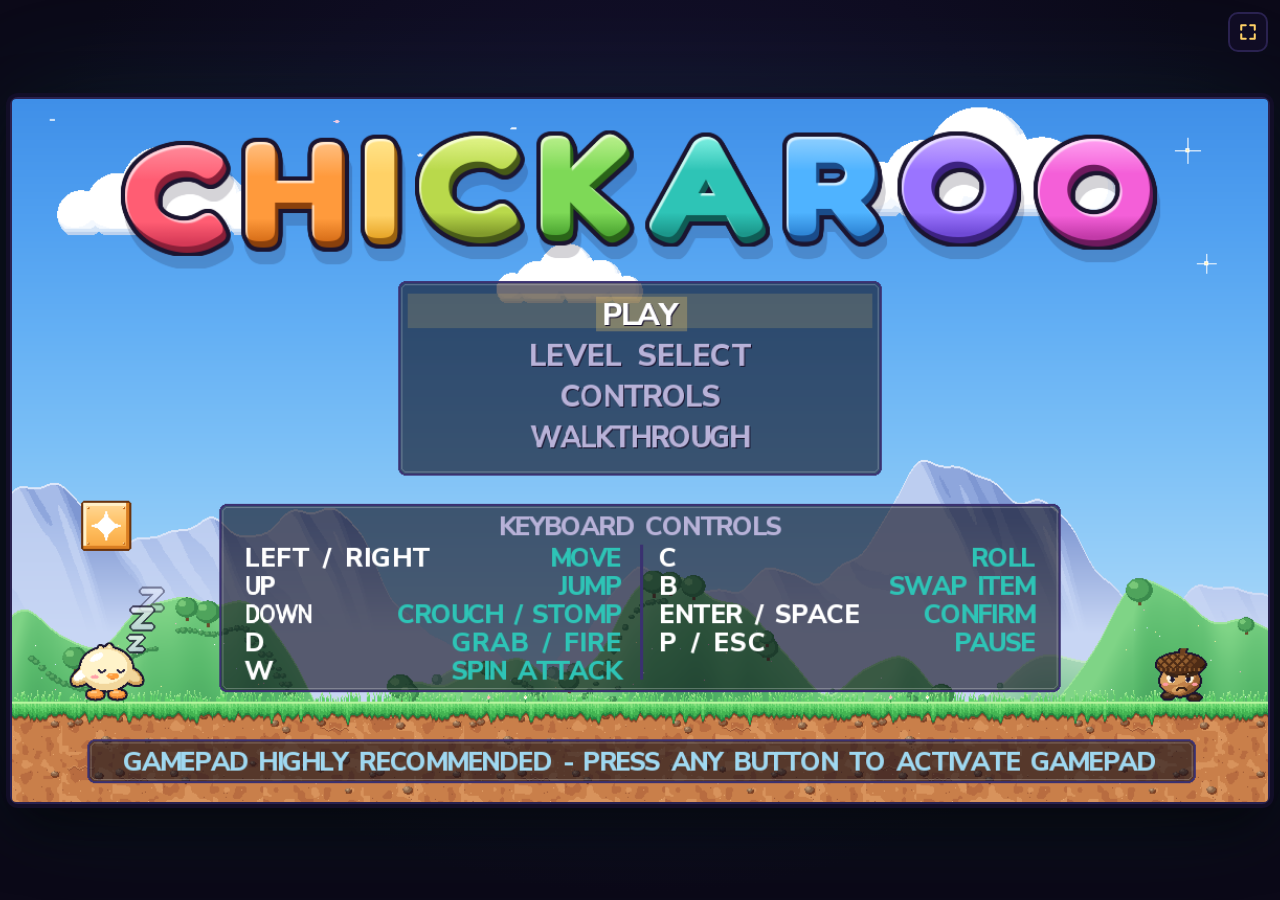
<file: chickaroo/index.html>
<!doctype html>
<html lang="en" class="loading">
<head>
  <meta charset="utf-8">
  <meta name="viewport" content="width=device-width, initial-scale=1, maximum-scale=1, user-scalable=no, viewport-fit=cover">
  <meta name="apple-mobile-web-app-capable" content="yes">
  <meta name="mobile-web-app-capable" content="yes">
  <meta name="apple-mobile-web-app-status-bar-style" content="black-translucent">
  <meta name="theme-color" content="#0a0a0a">
  <title>CHICKAROO</title>
  <link rel="icon" href="data:image/svg+xml,<svg xmlns='http://www.w3.org/2000/svg' viewBox='0 0 100 100'><text y='.9em' font-size='90'>🐥</text></svg>">
  <meta name="description" content="CHICKAROO — a handcrafted 2D platformer homage. Pure HTML5 canvas and Web Audio.">
  <style>html, body { background: #0a0a0a; }</style>
  <link rel="stylesheet" href="style.css">
</head>
<body>
  <!-- Static bake of SPR.small.blush, embedded so it appears before game scripts and fonts load. -->
  <div id="loading" role="status" aria-label="Loading CHICKAROO">
    <img src="[data-uri]" width="96" height="74" alt="" fetchpriority="high" draggable="false">
  </div>
  <main id="stage">
    <div id="frame">
      <canvas id="game" width="1200" height="672" aria-label="CHICKAROO game screen"></canvas>
    </div>
  </main>

  <div id="toolbar">
    <button id="pause" class="tool touch-only" type="button" aria-label="Pause" title="Pause (P)">
      <svg viewBox="0 0 16 16" aria-hidden="true"><path d="M4 3h3v10H4zM9 3h3v10H9z"/></svg>
    </button>
    <button id="swap" class="tool touch-only play-only" type="button" aria-label="Swap reserve item" title="Swap item">
      <svg viewBox="0 0 16 16" aria-hidden="true"><path class="line" d="M3 5h9l-2.5-2.5M13 11H4l2.5 2.5"/></svg>
    </button>
    <button id="fs" class="tool" type="button" aria-label="Toggle fullscreen" title="Fullscreen (F)">
      <svg class="icon-enter" viewBox="0 0 16 16" aria-hidden="true"><path class="line" d="M2 6V2h4M10 2h4v4M14 10v4h-4M6 14H2v-4"/></svg>
      <svg class="icon-exit" viewBox="0 0 16 16" aria-hidden="true"><path class="line" d="M6 2v4H2M14 6h-4V2M10 14v-4h4M2 10h4v4"/></svg>
    </button>
  </div>

  <div id="touch" class="touch-only" aria-hidden="true">
    <div id="dpad">
      <div class="base"><span class="chev u"></span><span class="chev d"></span><span class="chev l"></span><span class="chev r"></span><span class="knob"></span></div>
    </div>
    <button id="autorun" type="button" class="chip"><span class="dot"></span>AUTO RUN</button>
    <div id="btns">
      <span id="bS" class="btn" data-code="TouchSpin"><i>SPIN</i></span>
      <span id="bB" class="btn" data-code="TouchRun"><i>RUN</i></span>
      <span id="bR" class="btn" data-code="TouchRoll"><i>ROLL</i></span>
      <span id="bA" class="btn" data-code="TouchJump"><i>JUMP</i></span>
    </div>
  </div>

  <div id="rotate" role="alert">
    <div class="phone"><span></span></div>
    <p class="big">Turn your phone sideways</p>
    <p class="small">CHICKAROO plays in landscape. Tap to go fullscreen.</p>
  </div>

  <div id="toast" role="status" aria-live="polite"></div>

  <script src="src/levels.js"></script>
  <script src="src/constants.js"></script>
  <script src="src/utils.js"></script>
  <script src="src/fonts.js"></script>
  <script src="src/hires.js"></script>
  <script src="src/audio.js"></script>
  <script src="src/bayou-music.js"></script>
  <script src="src/input.js"></script>
  <script src="src/sprites.js"></script>
  <script src="src/tiles.js"></script>
  <script src="src/backgrounds.js"></script>
  <script src="src/meadow-fine.js"></script>
  <script src="src/fine-ground.js"></script>
  <script src="src/cave-fine.js"></script>
  <script src="src/sky-fine.js"></script>
  <script src="src/citadel-fine.js"></script>
  <script src="src/ocean-fine.js"></script>
  <script src="src/snow-fine.js"></script>
  <script src="src/clock-fine.js"></script>
  <script src="src/eclipse-fine.js"></script>
  <script src="src/desert-fine.js"></script>
  <script src="src/level.js"></script>
  <script src="src/enemy.js"></script>
  <script src="src/enemies-meadow.js"></script>
  <script src="src/blooms.js"></script>
  <script src="src/meadow-art.js"></script>
  <script src="src/desert-art.js"></script>
  <script src="src/magmaw-art.js"></script>
  <script src="src/sprites-fine.js"></script>
  <script src="src/bayou-fine.js"></script>
  <script src="src/jungle-fine.js"></script>
  <script src="src/winter-art.js"></script>
  <script src="src/clock-art.js"></script>
  <script src="src/eclipse-enemy-art.js"></script>
  <script src="src/enemies-water-ice.js"></script>
  <script src="src/enemies-snow.js"></script>
  <script src="src/enemies-forest.js"></script>
  <script src="src/enemies-desert.js"></script>
  <script src="src/enemies-jungle.js"></script>
  <script src="src/enemies-misc.js"></script>
  <script src="src/snorer-art.js"></script>
  <script src="src/enemies-cave.js"></script>
  <script src="src/cave-moths.js"></script>
  <script src="src/enemies-sky.js"></script>
  <script src="src/fair.js"></script>
  <script src="src/enemies-citadel.js"></script>
  <script src="src/enemies-clock.js"></script>
  <script src="src/clock-finale.js"></script>
  <script src="src/enemies-eclipse.js"></script>
  <script src="src/bosses.js"></script>
  <script src="src/umbra-art.js"></script>
  <script src="src/shade.js"></script>
  <script src="src/sigil.js"></script>
  <script src="src/dunes.js"></script>
  <script src="src/enemies-bayou.js"></script>
  <script src="src/enemies-gut.js"></script>
  <script src="src/enemies-gumbo.js"></script>
  <script src="src/crawdad-art.js"></script>
  <script src="src/items-fx.js"></script>
  <script src="src/platform.js"></script>
  <script src="src/gumbo.js"></script>
  <script src="src/game.js"></script>
  <script src="src/game-update.js"></script>
  <script src="src/game-jungle.js"></script>
  <script src="src/game-sky.js"></script>
  <script src="src/game-clock.js"></script>
  <script src="src/game-bayou.js"></script>
  <script src="src/gut.js"></script>
  <script src="src/gut-dream.js"></script>
  <script src="src/gut-rooms.js"></script>
  <script src="src/gut-ileum.js"></script>
  <script src="src/gut-colon.js"></script>
  <script src="src/cloacolith-art.js"></script>
  <script src="src/turtle-art.js"></script>
  <script src="src/gut-vault.js"></script>
  <script src="src/gut-sprites.js"></script>
  <script src="src/game-gumbo.js"></script>
  <script src="src/game-world.js"></script>
  <script src="src/game-blocks-items.js"></script>
  <script src="src/game-suits.js"></script>
  <script src="src/game-entities.js"></script>
  <script src="src/game-render.js"></script>
  <script src="src/game-decor.js"></script>
  <script src="src/game-goals.js"></script>
  <script src="src/game-hud.js"></script>
  <script src="src/game-controls.js"></script>
  <script src="src/game-devwarp.js"></script>
  <script src="src/game-cat.js"></script>
  <script src="src/game-story.js"></script>
  <script src="src/logo.js"></script>
  <script src="src/boot.js"></script>
</body>
</html>
</file>
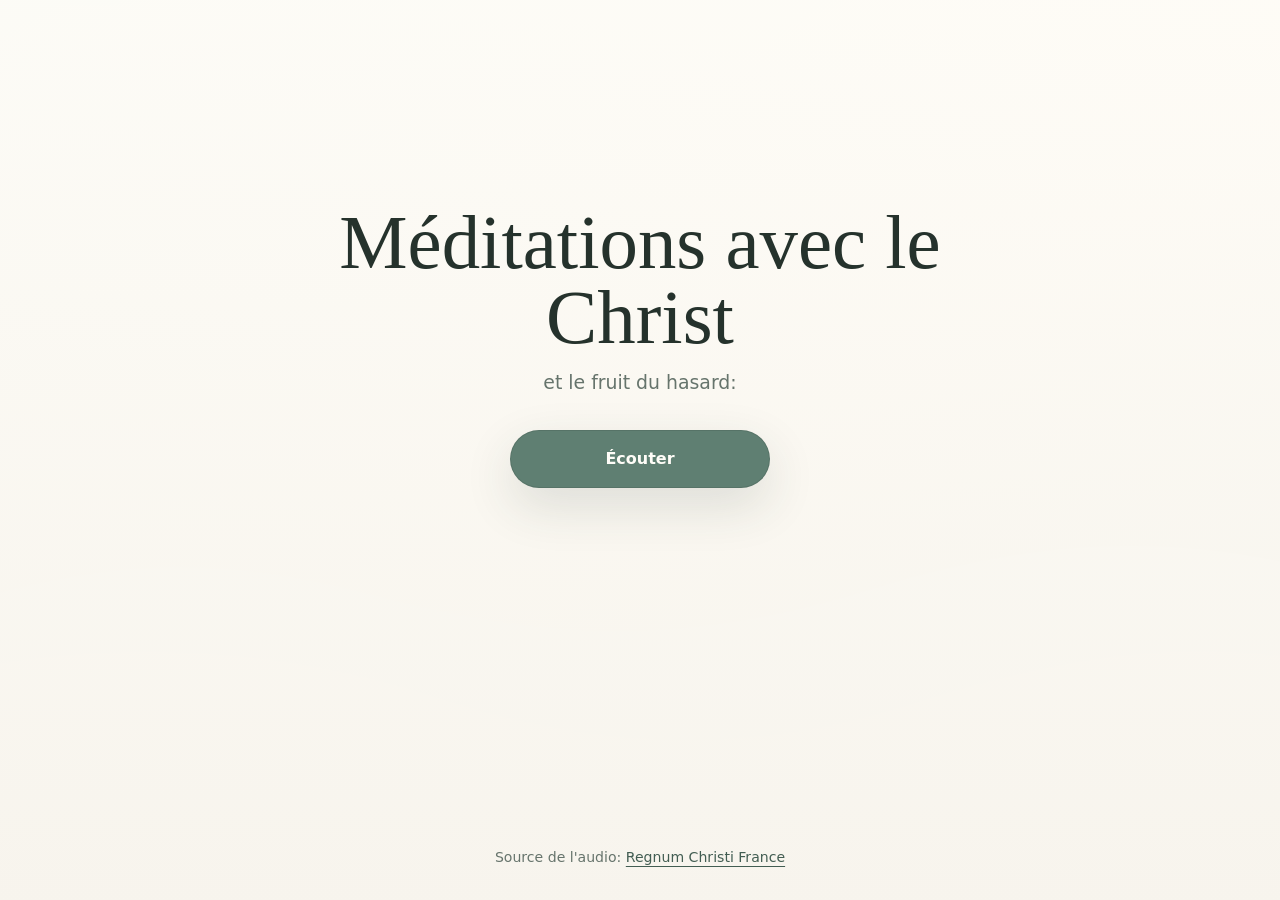
<file: chremed/index.html>
<!doctype html>
<html lang="fr">
<head>
  <meta charset="utf-8">
  <meta name="viewport" content="width=device-width, initial-scale=1">
  <title>Méditations avec le Christ</title>
  <style>
    :root {
      color-scheme: light;
      --ink: #25322c;
      --muted: #66746c;
      --paper: #f7f4ed;
      --paper-soft: #fffdf8;
      --accent: #5f7f72;
      --accent-dark: #425d52;
      --line: rgba(37, 50, 44, 0.16);
      --shadow: 0 18px 50px rgba(45, 64, 55, 0.14);
    }

    * {
      box-sizing: border-box;
    }

    body {
      margin: 0;
      min-height: 100vh;
      font-family: Georgia, "Times New Roman", serif;
      color: var(--ink);
      background:
        linear-gradient(180deg, rgba(255, 253, 248, 0.92), rgba(247, 244, 237, 0.98)),
        url("data:image/svg+xml,%3Csvg xmlns='http://www.w3.org/2000/svg' viewBox='0 0 1400 900'%3E%3Cdefs%3E%3ClinearGradient id='g' x1='0' x2='1' y1='0' y2='1'%3E%3Cstop stop-color='%23dce7e1'/%3E%3Cstop offset='0.55' stop-color='%23f6efe1'/%3E%3Cstop offset='1' stop-color='%23c7d8ce'/%3E%3C/linearGradient%3E%3C/defs%3E%3Crect width='1400' height='900' fill='url(%23g)'/%3E%3Cpath d='M0 610c180-56 283-54 444-12 195 51 334 39 489-9 162-50 302-59 467-13v324H0z' fill='%23eef3ee'/%3E%3Cpath d='M0 675c171-38 342-28 501 24 172 56 324 52 468 6 160-51 292-70 431-38v233H0z' fill='%23fffaf0' opacity='.84'/%3E%3C/svg%3E");
      background-size: cover;
      background-position: center;
    }

    main {
      min-height: 100vh;
      display: grid;
      grid-template-rows: 1fr auto;
      padding: 32px;
    }

    .center {
      display: grid;
      place-items: center;
      text-align: center;
    }

    .content {
      width: min(680px, 100%);
      padding: 28px 18px;
    }

    h1 {
      margin: 0 0 12px;
      font-size: clamp(2.45rem, 6vw, 5.8rem);
      font-weight: 400;
      line-height: 0.98;
      letter-spacing: 0;
    }

    .tagline {
      margin: 0 0 34px;
      font: 1.18rem/1.5 system-ui, -apple-system, BlinkMacSystemFont, "Segoe UI", sans-serif;
      color: var(--muted);
    }

    button {
      appearance: none;
      border: 1px solid var(--line);
      border-radius: 999px;
      min-width: min(100%, 260px);
      min-height: 58px;
      padding: 0 28px;
      font: 600 1rem/1 system-ui, -apple-system, BlinkMacSystemFont, "Segoe UI", sans-serif;
      color: var(--paper-soft);
      background: var(--accent);
      box-shadow: var(--shadow);
      cursor: pointer;
      transition: transform 180ms ease, background 180ms ease, box-shadow 180ms ease;
    }

    button:hover {
      background: var(--accent-dark);
      transform: translateY(-1px);
      box-shadow: 0 22px 54px rgba(45, 64, 55, 0.18);
    }

    button:active {
      transform: translateY(0);
    }

    button:disabled {
      cursor: wait;
      opacity: 0.72;
      transform: none;
    }

    .status {
      min-height: 24px;
      margin-top: 18px;
      font: 0.95rem/1.5 system-ui, -apple-system, BlinkMacSystemFont, "Segoe UI", sans-serif;
      color: var(--muted);
    }

    .progress {
      width: min(440px, 100%);
      margin: 77px auto 0;
      opacity: 0;
      transform: translateY(6px);
      transition: opacity 180ms ease, transform 180ms ease;
    }

    .progress.is-visible {
      opacity: 1;
      transform: translateY(0);
    }

    input[type="range"] {
      width: 100%;
      accent-color: var(--accent);
      cursor: pointer;
    }

    .time {
      display: flex;
      justify-content: space-between;
      gap: 16px;
      margin-top: 8px;
      font: 0.82rem/1.4 system-ui, -apple-system, BlinkMacSystemFont, "Segoe UI", sans-serif;
      color: var(--muted);
      font-variant-numeric: tabular-nums;
    }

    iframe {
      position: fixed;
      width: 1px;
      height: 1px;
      right: 0;
      bottom: 0;
      border: 0;
      opacity: 0.01;
      pointer-events: none;
    }

    footer {
      padding-top: 20px;
      text-align: center;
      font: 0.88rem/1.4 system-ui, -apple-system, BlinkMacSystemFont, "Segoe UI", sans-serif;
      color: var(--muted);
    }

    footer a {
      color: var(--accent-dark);
      text-underline-offset: 4px;
    }

    @media (max-width: 560px) {
      main {
        padding: 22px;
      }

      h1 {
        margin-bottom: 28px;
      }

      button {
        width: 100%;
      }
    }
  </style>
</head>
<body>
  <main>
    <section class="center" aria-label="Lecteur de méditation">
      <div class="content">
        <h1>Méditations avec le Christ</h1>
        <p class="tagline">et le fruit du hasard:</p>
        <button id="play" type="button">Écouter</button>
        <div id="progressWrap" class="progress" aria-label="Progression de l'audio">
          <input id="progress" type="range" min="0" max="1000" value="0" aria-label="Position dans l'audio">
          <div class="time">
            <span id="currentTime">0:00</span>
            <span id="duration">0:00</span>
          </div>
        </div>
        <div id="status" class="status" aria-live="polite"></div>
      </div>
    </section>

    <footer>
      Source de l'audio: <a href="https://www.regnumchristi.fr" rel="noopener noreferrer">Regnum Christi France</a>
    </footer>
  </main>

  <iframe id="player" title="Lecteur SoundCloud" allow="autoplay"></iframe>
  <script src="https://w.soundcloud.com/player/api.js"></script>

  <script>
    const playButton = document.querySelector("#play");
    const statusText = document.querySelector("#status");
    let player = document.querySelector("#player");
    const progressWrap = document.querySelector("#progressWrap");
    const progressInput = document.querySelector("#progress");
    const currentTimeText = document.querySelector("#currentTime");
    const durationText = document.querySelector("#duration");

    let widget;
    let duration = 0;
    let started = false;
    let playing = false;
    let finished = false;
    let seeking = false;
    let currentTitle = "";
    let currentTrack = "";
    let readyTimeout;
    let loadAttempt = 0;

    const tracks = [
   "https://soundcloud.com/user-277071816/260509-jn-15-18-21-fils-choisis-et-aimes-6",
   "https://soundcloud.com/user-277071816/260506-jn-15-1-8-unis-a-la-vraie-vigne-3",
   "https://soundcloud.com/user-277071816/260505-jn-14-27-31a-quand-la-paix-demeure-2",
   "https://soundcloud.com/user-277071816/260504-jn-14-21-26-ta-demeure-en-mon-eme-1",
   "https://soundcloud.com/user-277071816/260510-jn-14-15-21-il-vous-donnera-un-autre-defenseur-7",
   "https://soundcloud.com/user-277071816/260507-jn-15-9-11-le-defi-de-demeurer-dans-le-christ-4",
   "https://soundcloud.com/user-277071816/260508-jn-15-12-17-aimer-a-la-maniere-de-jesus-5",
   "https://soundcloud.com/user-277071816/260430-jn-13-16-20-la-joie-de-servir-4",
   "https://soundcloud.com/user-277071816/260501-jn-14-1-6-croire-et-esperer-5",
   "https://soundcloud.com/user-277071816/260502-jn-14-7-14-celui-qui-ma-vu-a-vu-le-pere-6",
   "https://soundcloud.com/user-277071816/260503-jn-14-1-12-decouvrir-la-communion-trinitaire-7",
   "https://soundcloud.com/user-277071816/260429-jn-12-44-50-combler-mon-coeur-de-ta-paix-et-de-ta-lumiere-3",
   "https://soundcloud.com/user-277071816/260427-jn-10-11-18-le-bon-pasteur-donne-sa-vie-pour-ses-brebis-1",
   "https://soundcloud.com/user-277071816/260428-jn-10-22-30-je-vous-lai-dit-et-vous-ne-croyez-pas-2",
   "https://soundcloud.com/user-277071816/260422-jn-6-35-40-seigneur-viens-me-rassasier-et-etancher-ma-soif-3",
   "https://soundcloud.com/user-277071816/260423-jn-6-44-51-le-pain-vivant-4",
   "https://soundcloud.com/user-277071816/260421-jn-6-30-35-le-pain-de-vie-2",
   "https://soundcloud.com/user-277071816/260424-jn-6-52-59-se-nourrir-du-corps-et-du-sang-du-christ-5",
   "https://soundcloud.com/user-277071816/260420-jn-6-22-29-le-pain-qui-demeure-1",
   "https://soundcloud.com/user-277071816/260426-jn-10-1-10-je-suis-la-porte-des-brebis-7",
   "https://soundcloud.com/user-277071816/260425-mc-16-15-20-saint-marc-sa-vocation-sa-mission-et-son-evangile-6",
   "https://soundcloud.com/user-277071816/260417-jn-6-1-15-une-nouvelle-lecture-de-la-multiplication-des-pains-5",
   "https://soundcloud.com/user-277071816/260416-jn-3-31-36-le-pere-aime-le-fils-et-il-a-tout-remis-dans-sa-main-4",
   "https://soundcloud.com/user-277071816/260413-jn-3-1-8-habites-par-lesprit-1",
   "https://soundcloud.com/user-277071816/260418-jn-6-16-21-ta-presence-au-coeur-des-tenebres-6",
   "https://soundcloud.com/user-277071816/260415-jn-3-16-21-dans-la-lumiere-du-christ-3",
   "https://soundcloud.com/user-277071816/260414-jn-3-7b-15-se-laisser-conduire-par-lesprit-saint-2",
   "https://soundcloud.com/user-277071816/260419-lc-24-13-35-reste-7",
   "https://soundcloud.com/user-277071816/260408-lc-24-13-35-la-fraction-du-pain-3",
   "https://soundcloud.com/user-277071816/260406-mt-28-8-15-une-joie-qui-ne-craint-pas-le-monde-1",
   "https://soundcloud.com/user-277071816/260410-jn-21-1-14-cest-le-seigneur-5",
   "https://soundcloud.com/user-277071816/260411-mc-16-9-15-quand-je-ne-suis-plus-suffisant-6",
   "https://soundcloud.com/user-277071816/260412-jn-20-19-31-apparition-du-christ-huit-jours-apres-paques-7",
   "https://soundcloud.com/user-277071816/260409-lc-24-35-48-le-mysterre-de-ta-resurrection-4",
   "https://soundcloud.com/user-277071816/260407-jn-20-11-18-le-nouveau-message-de-la-nouvelle-eve-2",
   "https://soundcloud.com/user-277071816/260401-mt-26-14-25-quand-la-lumiere-rencontre-lombre-3",
   "https://soundcloud.com/user-277071816/260331-jn-13-21-3336-38-lun-de-vous-me-livrera-2",
   "https://soundcloud.com/user-277071816/260505-jn-20-1-9-il-fallait-que-jesus-ressuscite-dentre-les-morts-7",
   "https://soundcloud.com/user-277071816/260330-jn-12-1-11-le-parfum-de-ta-bonte-et-de-ta-grace-1",
   "https://soundcloud.com/user-277071816/260404-mt-28-1-10-des-tenebres-a-la-lumiere-6",
   "https://soundcloud.com/user-277071816/260403-he-4-14-16-5-7-9-obeissance-filiale-5",
   "https://soundcloud.com/user-277071816/260402-jn-13-1-15-il-les-aima-jusquau-bout-4",
   "https://soundcloud.com/user-277071816/260326-jn-8-51-59-ta-parole-qui-sauve-4",
   "https://soundcloud.com/user-277071816/260325-lc-1-26-38-voici-que-tu-vas-concevoir-et-enfanter-un-fils-3",
   "https://soundcloud.com/user-277071816/260324-jn-8-21-30-nourrir-ma-foi-dans-le-seigneur-2",
   "https://soundcloud.com/user-277071816/260323-jn-8-1-11-restaure-dans-ma-dignite-denfant-de-dieu-1",
   "https://soundcloud.com/user-277071816/260327-jn-10-31-42-j-ai-dit-je-suis-le-fils-de-dieu-5",
   "https://soundcloud.com/user-277071816/260328-jn-11-45-57-dans-le-coeur-du-christ-6",
   "https://soundcloud.com/user-277071816/260329-mt-26-14-27-66-passion-de-notre-seigneur-7",
   "https://soundcloud.com/user-277071816/260318-jn-5-17-30-le-chemin-de-la-vie-eternelle-3",
   "https://soundcloud.com/user-277071816/260321-jn-7-40-53-la-parole-qui-appelle-a-la-conversion-6",
   "https://soundcloud.com/user-277071816/260316-jn-4-43-54-la-presence-agissante-du-seigneur-1",
   "https://soundcloud.com/user-277071816/260317-jn-5-1-16-la-guerison-qui-vient-du-christ-2",
   "https://soundcloud.com/user-277071816/260319-mt-1-1618-2124a-fils-epoux-pere-4",
   "https://soundcloud.com/user-277071816/260322-jn-11-1-45-promesse-de-vie-eternelle-7",
   "https://soundcloud.com/user-277071816/260320-jn-7-1-2101425-30-connaitre-5",
   "https://soundcloud.com/user-277071816/260315-jn-9-1-41-confiance-au-coeur-des-tenebres-7",
   "https://soundcloud.com/user-277071816/260310-mt-18-21-35-cest-ainsi-que-mon-pere-du-ciel-vous-traitera-si-chacun-de-vous-ne-pardonne-pas-2",
   "https://soundcloud.com/user-277071816/260314-lc-18-9-14-la-priere-du-pharisien-et-du-publicain-6",
   "https://soundcloud.com/user-277071816/260311-mt-5-17-19-le-vrai-progres-3",
   "https://soundcloud.com/user-277071816/260312-lc-11-14-23-savoir-reconnaitre-loeuvre-de-dieu-4",
   "https://soundcloud.com/user-277071816/260309-lc-4-24-30-mouvrir-a-la-lumiere-de-levangile-1",
   "https://soundcloud.com/user-277071816/260313-mc-12-28b-34-ton-appel-a-la-saintete-5",
   "https://soundcloud.com/user-277071816/260304-mt-20-17-28-sur-le-chemin-de-la-saintete-3",
   "https://soundcloud.com/user-277071816/260306-mt-21-33-4345-46-le-royaume-est-une-mission-5",
   "https://soundcloud.com/user-277071816/260307-lc-15-1-311-32-un-careme-pour-restaurer-ma-dignite-de-fils-de-dieu-6",
   "https://soundcloud.com/user-277071816/260302-lc-6-36-38-pardonnez-et-vous-serez-pardonnes-1",
   "https://soundcloud.com/user-277071816/260303-mt-23-1-12-humbles-serviteurs-2",
   "https://soundcloud.com/user-277071816/260308-jn-4-5-42-le-don-de-leau-vive-7",
   "https://soundcloud.com/user-277071816/260305-lc-16-19-31-la-conversion-du-coeur-4",
   "https://soundcloud.com/user-277071816/260228-mt-5-43-48-aimer-comme-tu-aimes-6",
   "https://soundcloud.com/user-277071816/260301-mt-17-1-9-priere-penitence-et-partage-7",
   "https://soundcloud.com/user-277071816/260225-lc-11-29-32-le-signe-de-ma-conversion-3",
   "https://soundcloud.com/user-277071816/260227-mt-5-20-26-se-reconcilier-avec-son-frere-5",
   "https://soundcloud.com/user-277071816/260223-mt-25-31-46-genereux-dans-la-mission-1",
   "https://soundcloud.com/user-277071816/260226-mt-7-7-12-quiconque-demande-recoit-4",
   "https://soundcloud.com/user-277071816/260224-mt-6-7-15-vous-donc-priez-ainsi-2",
   "https://soundcloud.com/user-277071816/260217-mc-8-14-21-prenez-garde-au-levain-des-pharisiens-et-au-levain-dherode-2",
   "https://soundcloud.com/user-277071816/260216-mc-8-11-13-foi-abandon-et-confiance-1",
   "https://soundcloud.com/user-277071816/260219-lc-9-22-25-croix-4",
   "https://soundcloud.com/user-277071816/260222-mt-4-1-11-le-desert-de-notre-careme-7",
   "https://soundcloud.com/user-277071816/260220-mt-9-14-15-lepoux-est-avec-nous-5",
   "https://soundcloud.com/user-277071816/260221-lc-5-27-32-jesus-medecin-des-ames-6",
   "https://soundcloud.com/user-277071816/260218-mt-6-1-616-18-voici-maintenant-le-moment-favorable-3",
   "https://soundcloud.com/user-277071816/260213-mc-7-31-37-fidele-a-ton-coeur-misericordieux-5",
   "https://soundcloud.com/user-277071816/260214-mc-8-1-10-collaborateurs-du-christ-6",
   "https://soundcloud.com/user-277071816/260210-mc-7-1-13-purifier-notre-piete-2",
   "https://soundcloud.com/user-277071816/260211-mc-7-14-23-une-place-pour-chacun-et-chacun-a-sa-place-3",
   "https://soundcloud.com/user-277071816/260209-mc-6-53-56-aller-vers-le-christ-qui-guerit-1",
   "https://soundcloud.com/user-277071816/260212-mc-7-24-30-la-foi-qui-sauve-du-mal-4",
   "https://soundcloud.com/user-277071816/260215-mt-5-17-37-notre-passeport-pour-le-royaume-des-cieux-7",
   "https://soundcloud.com/user-277071816/260203-mc-5-21-43-ton-vetement-mon-refuge-2",
   "https://soundcloud.com/user-277071816/260205-mc-6-7-13-disciples-en-mission-4",
   "https://soundcloud.com/user-277071816/260204-mc-6-1-6-ta-presence-dans-ma-vie-3",
   "https://soundcloud.com/user-277071816/260208-mt-5-1-16-temoin-de-ma-foi-7",
   "https://soundcloud.com/user-277071816/260207-mc-6-30-34-jesus-bon-pasteur-6",
   "https://soundcloud.com/user-277071816/260202-lc-2-22-40-mes-yeux-ont-vu-ton-salut-1",
   "https://soundcloud.com/user-277071816/260206-mc-6-14-29-le-don-de-sa-vie-5",
   "https://soundcloud.com/user-277071816/260126-mc-3-22-30-eclairer-les-tenebres-de-mon-coeur-1",
   "https://soundcloud.com/user-277071816/260201-mt-5-1-12a-une-nouvelle-vision-du-bonheur-7",
   "https://soundcloud.com/user-277071816/260131-mc-4-35-41-silence-confiance-et-foi-6",
   "https://soundcloud.com/user-277071816/260129-mc-4-21-25-mouvrir-a-la-lumiere-de-jesus-4",
   "https://soundcloud.com/user-277071816/260128-mc-4-1-20-la-semence-3",
   "https://soundcloud.com/user-277071816/260130-mc-4-26-34-cest-la-plus-petite-de-toutes-les-semences-5",
   "https://soundcloud.com/user-277071816/260127-mc-3-31-35-lobeissance-a-ta-parole-2",
   "https://soundcloud.com/user-277071816/260123-mc-3-13-19-ma-mission-pour-le-seigneur-5",
   "https://soundcloud.com/user-277071816/260120-mc-2-23-28-voila-pourquoi-le-fils-de-lhomme-est-maitre-meme-du-sabbat-2",
   "https://soundcloud.com/user-277071816/260124-mc-3-20-21-les-gens-de-chez-lui-affirmaient-il-a-perdu-la-tete-6",
   "https://soundcloud.com/user-277071816/260125-mt-4-12-23-un-coeur-transforme-7",
   "https://soundcloud.com/user-277071816/260121-mc-3-1-6-vivre-le-mystre-du-regne-3",
   "https://soundcloud.com/user-277071816/260119-mc-2-18-22-lepoux-1",
   "https://soundcloud.com/user-277071816/260122-mc-3-7-12-toi-tu-es-le-fils-de-dieu-4",
   "https://soundcloud.com/user-277071816/260116-mc-2-1-12-en-voyant-leur-foi-5",
   "https://soundcloud.com/user-277071816/260113-mc-1-21-28-lautorit-de-ton-enseignement-2",
   "https://soundcloud.com/user-277071816/260117-mc-2-13-17-quand-le-verbe-nomme-les-choses-6",
   "https://soundcloud.com/user-277071816/260114-mc-1-29-39-mon-rocher-ma-citadelle-3",
   "https://soundcloud.com/user-277071816/260115-mc-1-40-45-abandon-filial-4",
   "https://soundcloud.com/user-277071816/260112-mc-1-14-20-a-la-suite-de-jesus-1",
   "https://soundcloud.com/user-277071816/260118-jn-1-29-34-rendre-tmoignage-7",
   "https://soundcloud.com/user-277071816/2ee93c7d-b8f4-47de-b847-85d6ef75e977",
   "https://soundcloud.com/user-277071816/260109-lc-5-12-16-a-linstant-meme-la-lepre-le-quitta-6",
   "https://soundcloud.com/user-277071816/260111-mt-3-13-17-quas-tu-fait-la-8",
   "https://soundcloud.com/user-277071816/260106-mc-6-34-44-la-nourriture-de-lame-et-du-corps-2",
   "https://soundcloud.com/user-277071816/260108-lc-4-14-22a-aujourdhui-saccomplit-ce-passage-de-lecriture-4",
   "https://soundcloud.com/user-277071816/260105-mt-4-12-1723-25-la-conversion-de-mon-coeur-1",
   "https://soundcloud.com/user-277071816/260110-jn-3-22-30-la-vraie-joie-parfaite-7",
   "https://soundcloud.com/user-277071816/260107-mc-6-45-52-le-miracle-des-eaux-3",
   "https://soundcloud.com/user-277071816/260103-jn-1-29-34-connaitre-dieu-comme-pere-fils-et-saint-esprit-6",
   "https://soundcloud.com/user-277071816/251229-lc-2-22-35-presentation-de-jesus-au-temple-1",
   "https://soundcloud.com/user-277071816/251231-jn-1-1-18-o-trinite-que-jadore-3",
   "https://soundcloud.com/user-277071816/260101-lc-2-16-21-un-coeur-disponible-et-simple-4",
   "https://soundcloud.com/user-277071816/260102-jn-1-19-28-je-suis-ton-serviteur-5",
   "https://soundcloud.com/user-277071816/260104-mt-2-1-12-dieu-seul-suffit-7",
   "https://soundcloud.com/user-277071816/251230-lc-2-36-40-elle-parlait-de-lenfant-tous-ceux-qui-attendaient-la-delivrance-de-jerusalem-2",
   "https://soundcloud.com/user-277071816/251223-lc-1-57-66-naissance-de-jean-baptiste-2",
   "https://soundcloud.com/user-277071816/251228-mt-2-13-1519-23-un-coeur-docile-et-confiant-7",
   "https://soundcloud.com/user-277071816/251222-lc-1-46-56-la-grace-du-seigneur-dans-ma-vie-1",
   "https://soundcloud.com/user-277071816/251226-mt-10-17-22-il-y-aura-la-un-temoignage-pour-eux-et-pour-les-paiens-5",
   "https://soundcloud.com/user-277071816/251227-jn-20-2-8-une-autre-grotte-dautres-linges-lautre-disciple-6",
   "https://soundcloud.com/user-277071816/251224-lc-1-67-79-le-soleil-levant-nous-visitera-3",
   "https://soundcloud.com/user-277071816/251225-jn-1-11-18-ton-amour-ineffable-et-infini-4",
   "https://soundcloud.com/user-277071816/251220-lc-1-26-38-voici-que-tu-vas-concevoir-et-enfanter-un-fils-6",
   "https://soundcloud.com/user-277071816/251215-mt-21-23-27-un-coeur-pur-1",
   "https://soundcloud.com/user-277071816/251219-lc-1-5-25-voila-ce-que-le-seigneur-a-fait-pour-moi-5",
   "https://soundcloud.com/user-277071816/251217-mt-1-1-7-la-genealogie-du-plan-de-dieu-3",
   "https://soundcloud.com/user-277071816/251216-mt-21-28-32-linvitation-du-seigneur-2",
   "https://soundcloud.com/user-277071816/251218-mt-1-18-24-jesus-naitra-de-marie-accordee-en-mariage-a-joseph-4",
   "https://soundcloud.com/user-277071816/251221-mt-1-18-24-accueillir-ton-mystere-damour-infini-7",
   "https://soundcloud.com/user-277071816/251211-mt-11-11-15-question-de-pouvoir-4",
   "https://soundcloud.com/user-277071816/251213-mt-17-10-13-elie-est-deja-venu-et-ils-ne-lont-pas-reconnu-6",
   "https://soundcloud.com/user-277071816/251208-lc-1-26-38-une-ame-qui-connait-les-choses-de-dieu-1",
   "https://soundcloud.com/user-277071816/251210-mt-11-28-30-je-suis-doux-et-humble-de-cur-3",
   "https://soundcloud.com/user-277071816/251214-mt-11-2-11-la-grandeur-du-messager-7",
   "https://soundcloud.com/user-277071816/251212-mt-11-16-19-lequilibre-de-la-vie-chretienne-5",
   "https://soundcloud.com/user-277071816/251209-mt-18-12-14-la-brebis-perdue-2",
   "https://soundcloud.com/user-277071816/251201-mt-8-5-11-ta-parole-me-guerit-1",
   "https://soundcloud.com/user-277071816/251204-mt-7-2124-27-une-decision-ferme-pour-entrer-dans-lavent-4",
   "https://soundcloud.com/user-277071816/251202-lc-10-21-24-la-vraie-joie-2",
   "https://soundcloud.com/user-277071816/251205-mt-9-27-31-croyant-en-jesus-deux-aveugles-sont-gueris-5",
   "https://soundcloud.com/user-277071816/251206-mt-9-35-10-15a6-8-compassion-6",
   "https://soundcloud.com/user-277071816/251203-mt-15-29-37-jesus-eucharistie-mon-festin-3",
   "https://soundcloud.com/user-277071816/251207-mt-3-1-12-convertissez-vous-car-le-royaume-des-cieux-est-tout-proche-7",
   "https://soundcloud.com/user-277071816/251128-lc-21-29-33-etendre-ton-royaume-5",
   "https://soundcloud.com/user-277071816/251124-lc-21-1-4-un-coeur-genereux-1",
   "https://soundcloud.com/user-277071816/251125-lc-21-5-11-rassasie-par-lamour-du-seigneur-2",
   "https://soundcloud.com/user-277071816/251126-lc-21-12-19-rencontrer-la-sagesse-de-dieu-3",
   "https://soundcloud.com/user-277071816/251129-lc-21-34-36-la-venue-du-christ-6",
   "https://soundcloud.com/user-277071816/251130-mt-24-37-44-veillez-pour-etre-prets-7",
   "https://soundcloud.com/user-277071816/251127-lc-21-20-28-prepare-moi-a-ta-venue-4",
   "https://soundcloud.com/user-277071816/251117-lc-18-35-43-etre-sauve-par-ma-foi-1",
   "https://soundcloud.com/user-277071816/251122-lc-20-27-40-ouvrir-notre-intelligence-la-grace-de-la-foi-6",
   "https://soundcloud.com/user-277071816/251119-lc-19-11-28-faites-de-bonnes-affaires-3",
   "https://soundcloud.com/user-277071816/251123-lc-23-35-43-jesus-souviens-toi-de-moi-7",
   "https://soundcloud.com/user-277071816/251120-lc-19-41-44-ah-si-toi-aussi-tu-avais-reconnu-en-ce-jour-ce-qui-donne-la-paix-4",
   "https://soundcloud.com/user-277071816/251121-lc-19-45-48-purifier-le-temple-de-mon-ame-5",
   "https://soundcloud.com/user-277071816/251118-lc-19-1-10-jesus-et-zachee-2",
   "https://soundcloud.com/user-277071816/251114-lc-17-26-37-lorsque-je-frappe-mouvriras-tu-5",
   "https://soundcloud.com/user-277071816/251110-lc-17-1-6-la-graine-de-la-foi-1",
   "https://soundcloud.com/user-277071816/251113-lc-17-20-25-le-rgne-de-dieu-est-au-milieu-de-vous-4",
   "https://soundcloud.com/user-277071816/251116-lc-21-5-19-ne-marchez-pas-derriere-eux-7",
   "https://soundcloud.com/user-277071816/251111-lc-17-7-10-le-serviteur-inutile-2",
   "https://soundcloud.com/user-277071816/251112-lc-17-11-19-la-foi-qui-guerit-lame-3",
   "https://soundcloud.com/user-277071816/251115-lc-18-1-8-une-sainte-piete-filiale-6",
   "https://soundcloud.com/user-277071816/251106-lc-15-1-10-il-y-a-de-la-joie-pour-un-seul-pecheur-qui-se-convertit-4",
   "https://soundcloud.com/user-277071816/251109-jn-2-13-22-il-parlait-du-sanctuaire-de-son-corps-7",
   "https://soundcloud.com/user-277071816/251103-lc-14-12-14-aimer-gratuitement-1",
   "https://soundcloud.com/user-277071816/251107-lc-16-1-8-les-fils-de-ce-monde-sont-plus-habiles-entre-eux-5",
   "https://soundcloud.com/user-277071816/251104-lc-14-15-24-linvitation-divine-de-lhomme-2",
   "https://soundcloud.com/user-277071816/251105-lc-14-25-33-celui-qui-ne-renonce-pas-a-tout-ce-qui-lui-appartient-3",
   "https://soundcloud.com/user-277071816/251108-lc-16-9-15-un-seul-maitre-6",
   "https://soundcloud.com/user-277071816/251029-lc-13-22-30-seigneur-ny-a-t-il-que-peu-de-gens-qui-seront-sauves-3",
   "https://soundcloud.com/user-277071816/251030-lc-13-31-35-enracine-dans-le-christ-4",
   "https://soundcloud.com/user-277071816/251102-jn-6-37-40-la-beatitude-eternelle-7",
   "https://soundcloud.com/user-277071816/251027-lc-13-10-17-un-coeur-libre-1",
   "https://soundcloud.com/user-277071816/251101-mt-5-1-12a-le-portrait-de-la-saintete-6",
   "https://soundcloud.com/user-277071816/251028-lc-6-12-19-dieu-mappelle-par-mon-nom-2",
   "https://soundcloud.com/user-277071816/251031-lc-14-1-6-est-il-permis-oui-ou-non-de-faire-une-guerison-le-jour-du-sabbat-5",
   "https://soundcloud.com/user-277071816/251024-lc-12-54-59-discernement-spirituel-5",
   "https://soundcloud.com/user-277071816/251023-lc-12-49-53-ferme-dans-ma-foi-4",
   "https://soundcloud.com/user-277071816/251022-lc-12-39-48-parabole-de-lintendant-fidele-3",
   "https://soundcloud.com/user-277071816/251026-lc-18-9-14-pecheurs-mais-infiniment-aimes-7",
   "https://soundcloud.com/user-277071816/251021-lc-12-35-38-a-la-porte-de-mon-coeur-2",
   "https://soundcloud.com/user-277071816/251025-lc-13-1-9-dieu-nous-invite-a-nous-convertir-6",
   "https://soundcloud.com/user-277071816/251020-lc-12-13-21-ce-que-tu-auras-accumule-qui-laura-1",
   "https://soundcloud.com/user-277071816/251017-lc-12-1-7-lintegrite-des-disciples-du-christ-5",
   "https://soundcloud.com/user-277071816/251018-lc-10-1-9-missionnaire-pour-le-christ-6",
   "https://soundcloud.com/user-277071816/251016-lc-11-47-54-quel-malheur-pour-vous-4",
   "https://soundcloud.com/user-277071816/251013-lc-11-29-32-le-signe-de-jesus-1",
   "https://soundcloud.com/user-277071816/251019-lc-18-1-8-justice-et-esperance-7",
   "https://soundcloud.com/user-277071816/251015-lc-11-42-46-gueris-nous-de-tout-orgueil-3",
   "https://soundcloud.com/user-277071816/251014-lc-11-37-41-et-alors-tout-sera-pur-pour-vous-2",
   "https://soundcloud.com/user-277071816/251006-lc-10-25-37-ma-place-dans-leglise-1",
   "https://soundcloud.com/user-277071816/251009-lc-11-5-13-demandez-on-vous-donnera-4",
   "https://soundcloud.com/user-277071816/251011-lc-11-27-28-le-secret-pour-tre-heureux-6",
   "https://soundcloud.com/user-277071816/251010-lc-11-15-26-tu-es-le-seigneur-de-ma-vie-5",
   "https://soundcloud.com/user-277071816/251007-lc-10-38-42-ecouter-et-servir-2",
   "https://soundcloud.com/user-277071816/251012-lc-17-11-19-ta-foi-ta-sauve-7",
   "https://soundcloud.com/user-277071816/251008-lc-11-1-4-seigneur-apprends-nous-prier-3",
   "https://soundcloud.com/user-277071816/251003-lc-10-13-16-disciple-missionnaire-5",
   "https://soundcloud.com/user-277071816/251002-mt-18-1-510-vivre-en-enfant-de-dieu-dans-leglise-4",
   "https://soundcloud.com/user-277071816/250929-jn-1-47-51-les-saints-archanges-1",
   "https://soundcloud.com/user-277071816/250930-lc-9-51-56-jesus-le-visage-determine-prit-la-route-de-jerusalem-2",
   "https://soundcloud.com/user-277071816/251004-lc-10-17-24-la-mission-trinitaire-des-disciples-6",
   "https://soundcloud.com/user-277071816/251001-lc-9-57-62-un-chant-doffrande-de-ma-vie-3",
   "https://soundcloud.com/user-277071816/251005-lc-17-5-10-une-foi-humble-et-confiante-7",
   "https://soundcloud.com/user-277071816/250926-lc-9-18-22-fais-moi-aimer-tes-voies-seigneur-5",
   "https://soundcloud.com/user-277071816/250928-lc-16-19-31-un-regard-nouveau-7",
   "https://soundcloud.com/user-277071816/250922-lc-8-16-18-comment-recevoir-et-transmettre-lenseignement-de-jesus-1",
   "https://soundcloud.com/user-277071816/250927-lc-9-43b-45-il-est-la-verite-6",
   "https://soundcloud.com/user-277071816/250925-lc-9-7-9-un-regard-de-foi-4",
   "https://soundcloud.com/user-277071816/250923-lc-8-19-21-ma-mere-et-mes-freres-sont-ceux-qui-ecoutent-la-parole-de-dieu-2",
   "https://soundcloud.com/user-277071816/250924-lc-9-1-6-il-les-envoya-proclamer-le-regne-de-dieu-et-guerir-les-malades-3",
   "https://soundcloud.com/user-277071816/250921-lc-16-1-13-vous-ne-pouvez-pas-servir-a-la-fois-dieu-et-largent-7",
   "https://soundcloud.com/user-277071816/250918-lc-7-36-50-ses-peches-ses-nombreux-peches-sont-pardonnes-4",
   "https://soundcloud.com/user-277071816/250919-lc-8-1-3-en-chemin-pour-annoncer-la-bonne-nouvelle-5",
   "https://soundcloud.com/user-277071816/250915-lc-7-1-10-la-vraie-grandeur-1",
   "https://soundcloud.com/user-277071816/250920-lc-8-4-15-celui-qui-nest-pas-avec-moi-est-contre-moi-6",
   "https://soundcloud.com/user-277071816/250916-lc-7-11-17-donne-moi-la-victoire-sur-le-peche-et-la-mort-2",
   "https://soundcloud.com/user-277071816/250917-lc-7-31-35-hymne-a-la-providence-3",
   "https://soundcloud.com/user-277071816/250908-mt-1-1-1618-23-saint-joseph-pere-de-famille-1",
   "https://soundcloud.com/user-277071816/250911-lc-6-27-38-aimez-vos-ennemis-faites-du-bien-ceux-qui-vous-haissent-4",
   "https://soundcloud.com/user-277071816/250913-lc-6-43-49-pourquoi-mappelez-vous-en-disant-seigneur-seigneur-et-ne-faites-vous-pas-ce-que-je-dis-6",
   "https://soundcloud.com/user-277071816/250914-jn-3-13-17-tu-as-rachete-le-monde-par-ta-sainte-croix-7",
   "https://soundcloud.com/user-277071816/250912-lc-6-39-42-un-guide-pour-la-vie-5",
   "https://soundcloud.com/user-277071816/250910-lc-6-20-26-heureux-vous-les-pauvres-mais-quel-malheur-pour-vous-les-riches-3",
   "https://soundcloud.com/user-277071816/250909-lc-6-12-19-il-passa-toute-la-nuit-a-prier-dieu-2",
   "https://soundcloud.com/user-277071816/250904-lc-5-1-11-laissant-tout-ils-le-suivirent-4",
   "https://soundcloud.com/user-277071816/250907-lc-14-25-33-renoncer-a-tout-ce-que-lon-a-de-cher-7",
   "https://soundcloud.com/user-277071816/250902-lc-4-31-37-je-sais-qui-tu-es-tu-es-le-saint-de-dieu-2",
   "https://soundcloud.com/user-277071816/250906-lc-6-1-5-le-fils-de-lhomme-est-maitre-du-sabbat-6",
   "https://soundcloud.com/user-277071816/250903-lc-4-38-44-jesus-la-bonne-nouvelle-3",
   "https://soundcloud.com/user-277071816/250901-lc-4-16-30-aujourdhui-saccomplit-ce-passage-de-lecriture-que-vous-venez-dentendre-1",
   "https://soundcloud.com/user-277071816/250905-lc-5-33-39-discussion-sur-le-jeune-5",
   "https://soundcloud.com/user-277071816/250827-mt-23-27-32-appel-a-la-conversion-3",
   "https://soundcloud.com/user-277071816/250830-mt-25-14-30-tu-as-ete-fidele-pour-peu-de-choses-je-ten-confierai-beaucoup-6",
   "https://soundcloud.com/user-277071816/250829-mc-6-17-29-le-martyre-de-saint-jean-baptiste-5",
   "https://soundcloud.com/user-277071816/250828-mt-24-42-51-tenez-vous-prets-4",
   "https://soundcloud.com/user-277071816/250831-lc-14-17-14-quiconque-seleve-sera-abaisse-et-qui-sabaisse-sera-eleve-7",
   "https://soundcloud.com/user-277071816/250825-mt-23-13-22-malheureux-etes-vous-guides-aveugles-1",
   "https://soundcloud.com/user-277071816/250826-mt-23-23-26-liberte-des-enfants-de-dieu-2",
   "https://soundcloud.com/user-277071816/250819-mt-19-23-30-tout-quitter-a-cause-de-ton-nom-2",
   "https://soundcloud.com/user-277071816/250818-mt-19-16-22-j-aime-tes-commandements-seigneur-1",
   "https://soundcloud.com/user-277071816/250824-lc-13-22-30-qui-sera-sauve-7",
   "https://soundcloud.com/user-277071816/250820-mt-20-1-16-etendre-ton-regne-3",
   "https://soundcloud.com/user-277071816/250821-mt-22-1-14-tous-ceux-que-vous-trouverez-4",
   "https://soundcloud.com/user-277071816/250822-mt-22-34-40-amour-de-dieu-et-amour-du-prochain-5",
   "https://soundcloud.com/user-277071816/250823-mt-23-1-12-qui-selevera-sera-abaisse-6",
   "https://soundcloud.com/user-277071816/250817-lc-12-49-53-jesus-devant-sa-passion-7",
   "https://soundcloud.com/user-277071816/250813-mt-18-15-20-la-correction-fraternelle-3",
   "https://soundcloud.com/user-277071816/250816-mt-19-13-15-le-royaume-des-enfants-du-pere-6",
   "https://soundcloud.com/user-277071816/250811-mt-17-22-27-une-vie-centree-sur-le-seigneur-1",
   "https://soundcloud.com/user-277071816/250812-mt-18-1-51012-14-qui-est-le-plus-grand-2",
   "https://soundcloud.com/user-277071816/250815-lc-1-39-56-le-puissant-fit-pour-moi-des-merveilles-il-eleve-les-humbles-5",
   "https://soundcloud.com/user-277071816/250814-mt-18-21-a-19-1-un-coeur-humble-qui-pardonne-4",
   "https://soundcloud.com/user-277071816/250810-lc-12-32-48-vous-aussi-tenez-vous-prets-7",
   "https://soundcloud.com/user-277071816/250805-mt-14-22-36-dieu-et-la-liberte-2",
   "https://soundcloud.com/user-277071816/250809-mt-17-14-20-si-vous-avez-la-foi-rien-ne-vous-sera-impossible-6",
   "https://soundcloud.com/user-277071816/250808-mt-16-24-28-la-gloire-et-la-croix-5",
   "https://soundcloud.com/user-277071816/250804-mt-14-13-21-un-cur-genereux-pour-mon-prochain-1",
   "https://soundcloud.com/user-277071816/250806-lc-9-28-36-tu-es-vraiment-le-rayonnement-du-pere-3",
   "https://soundcloud.com/user-277071816/250807-mt-16-13-23-un-ami-qui-parle-vrai-4",
   "https://soundcloud.com/user-277071816/250801-mt-13-54-58-visite-nazareth-5",
   "https://soundcloud.com/user-277071816/250802-mt-14-1-12-jean-baptiste-le-digne-precurseur-6",
   "https://soundcloud.com/user-277071816/250728-mt-13-31-35-observer-la-loi-de-ton-royaume-1",
   "https://soundcloud.com/user-277071816/250731-mt-13-47-53-on-ramasse-dans-des-paniers-ce-qui-est-bon-4",
   "https://soundcloud.com/user-277071816/250803-lc-12-13-21-ce-que-tu-auras-accumule-qui-laura-7",
   "https://soundcloud.com/user-277071816/250730-mt-13-44-46-jesus-christ-notre-tresor-3",
   "https://soundcloud.com/user-277071816/250729-lc-10-38-42-oui-seigneur-je-crois-que-tu-es-le-christ-2",
   "https://soundcloud.com/user-277071816/250722-jn-20-111-18-marie-madeleine-au-tombeau-2",
   "https://soundcloud.com/user-277071816/250723-mt-13-1-9-voici-que-le-semeur-sortit-pour-semer-3",
   "https://soundcloud.com/user-277071816/250725-mt-20-20-28-la-joie-du-don-5",
   "https://soundcloud.com/user-277071816/250721-mt-12-38-42-les-signes-du-seigneur-1",
   "https://soundcloud.com/user-277071816/250727-lc-11-1-13-seigneur-apprends-moi-a-prier-7",
   "https://soundcloud.com/user-277071816/250726-mt-13-24-30-de-livraie-au-ble-6",
   "https://soundcloud.com/user-277071816/250724-mt-13-10-17-ta-parole-qui-me-nourrit-chaque-jour-4",
   "https://soundcloud.com/user-277071816/250719-mt-12-14-21-les-nations-mettront-en-son-nom-leur-esperance-6",
   "https://soundcloud.com/user-277071816/250717-mt-11-28-30-je-suis-doux-et-humble-de-coeur-4",
   "https://soundcloud.com/user-277071816/250714-mt-10-34-a-11-1-je-ne-suis-pas-venu-apporter-la-paix-mais-le-glaive-1",
   "https://soundcloud.com/user-277071816/250718-mt-12-1-8-faire-le-bien-le-jour-du-sabbat-5",
   "https://soundcloud.com/user-277071816/250715-mt-11-20-24-conversion-2",
   "https://soundcloud.com/user-277071816/250720-lc-10-38-42-marthe-et-marie-le-service-et-lecoute-du-coeur-7",
   "https://soundcloud.com/user-277071816/250716-mt-11-25-27-lhumilite-rend-le-coeur-disponible-la-parole-de-dieu-3",
   "https://soundcloud.com/user-277071816/250711-mt-10-16-23-brebis-serpent-ou-colombe-5",
   "https://soundcloud.com/user-277071816/250709-mt-10-1-7-le-seigneur-menvoie-en-mission-3",
   "https://soundcloud.com/user-277071816/250710-mt-10-7-15-la-mission-des-apotres-4",
   "https://soundcloud.com/user-277071816/250713-lc-10-25-37-qui-est-mon-prochain-7",
   "https://soundcloud.com/user-277071816/250708-mt-9-32-38-le-combat-de-la-vie-spirituelle-2",
   "https://soundcloud.com/user-277071816/250707-mt-9-18-26-confiance-ta-foi-ta-sauvee-1",
   "https://soundcloud.com/user-277071816/250712-mt-10-24-33-ne-craignez-pas-ceux-qui-tuent-le-corps-6",
   "https://soundcloud.com/user-277071816/250705-mt-9-14-17-etre-avec-lepoux-6",
   "https://soundcloud.com/user-277071816/250704-mt-9-9-13-te-suivre-sur-le-chemin-de-la-saintete-5",
   "https://soundcloud.com/user-277071816/250703-jn-20-24-29-apparition-aux-apotres-4",
   "https://soundcloud.com/user-277071816/250706-lc-10-1-1217-20-votre-paix-ira-reposer-sur-lui-7",
   "https://soundcloud.com/user-277071816/250701-mt-8-23-27-ma-foi-en-ta-toute-puissance-2",
   "https://soundcloud.com/user-277071816/250630-mt-8-18-22-suis-moi-1",
   "https://soundcloud.com/user-277071816/250702-mt-8-28-34-es-tu-venu-pour-nous-tourmenter-avant-le-moment-fix-3",
   "https://soundcloud.com/user-277071816/250623-mt-7-1-5-discours-sur-la-montagne-la-paille-et-la-poutre-1",
   "https://soundcloud.com/user-277071816/250629-mt-16-13-19-temoigner-de-ton-amour-7",
   "https://soundcloud.com/user-277071816/250628-lc-2-41-41-temoigner-de-ton-oeuvre-dans-ma-vie-6",
   "https://soundcloud.com/user-277071816/250625-mt-7-15-20-discerner-mes-chemins-de-foi-3",
   "https://soundcloud.com/user-277071816/250624-lc-1-57-6680-les-plans-du-seigneur-2",
   "https://soundcloud.com/user-277071816/250627-lc-15-3-7-la-brebis-perdue-5",
   "https://soundcloud.com/user-277071816/250626-mt-7-21-29-temoin-vivant-de-levangile-4",
   "https://soundcloud.com/user-277071816/250616-mt-5-38-42-a-qui-te-demande-donne-1",
   "https://soundcloud.com/user-277071816/250620-mt-6-19-23-seigneur-donne-moi-ton-regard-5",
   "https://soundcloud.com/user-277071816/250617-mt-5-43-48-fils-du-pere-2",
   "https://soundcloud.com/user-277071816/250618-mt-6-1-616-18-don-de-soi-3",
   "https://soundcloud.com/user-277071816/250621-mt-6-24-34-chercher-le-royaume-cest-prolonger-lamour-du-christ-6",
   "https://soundcloud.com/user-277071816/250619-mt-6-7-15-loraison-4",
   "https://soundcloud.com/user-277071816/250622-lc-9-11b-17-leucharistie-pain-de-vie-7",
   "https://soundcloud.com/user-277071816/250609-jn-19-25-34-marie-mere-de-leglise-1",
   "https://soundcloud.com/user-277071816/250613-mt-5-27-32-digne-daimer-et-dtre-aime-5",
   "https://soundcloud.com/user-277071816/250611-m5-17-19-je-ne-suis-pas-venu-abolir-mais-accomplir-3",
   "https://soundcloud.com/user-277071816/250615-jn-16-12-15-o-mon-dieu-trinit-que-jadore-7",
   "https://soundcloud.com/user-277071816/250612-mt-5-20-26-se-reconcilier-avec-son-frere-4",
   "https://soundcloud.com/user-277071816/250614-mt-5-33-37-laccomplissement-de-la-loi-6",
   "https://soundcloud.com/user-277071816/250610-mt-5-13-16-vous-etes-le-sel-de-la-terre-2",
   "https://soundcloud.com/user-277071816/250607-jn-21-20-25-fixer-mon-regard-sur-jesus",
   "https://soundcloud.com/user-277071816/250602-jn-16-29-33-gardez-courage-1",
   "https://soundcloud.com/user-277071816/250603-jn-17-1-11a-nous-sommes-un-don-du-pere-2",
   "https://soundcloud.com/user-277071816/250604-jn-17-11b-19-la-priere-de-jesus-3",
   "https://soundcloud.com/user-277071816/250605-jn-17-20-26-etre-uni-au-pere-4",
   "https://soundcloud.com/user-277071816/250606-jn-21-15-19-un-coeur-a-coeur-avec-jesus-5",
   "https://soundcloud.com/user-277071816/250608-jn-14-15-1623b-26-lesprit-saint-vous-enseignera-tout-7",
   "https://soundcloud.com/user-277071816/250526-jn-15-26-a-16-4a-apotre-du-royaume-1",
   "https://soundcloud.com/user-277071816/250529-lc-24-46-53-tandis-quil-les-benissait-il-etait-emporte-au-ciel-4",
   "https://soundcloud.com/user-277071816/250528-jn-16-12-15-lesprit-de-verite-3",
   "https://soundcloud.com/user-277071816/250531-lc-1-39-56-la-visitation-6",
   "https://soundcloud.com/user-277071816/250527-jn-16-5-11-je-men-vais-maintenant-2",
   "https://soundcloud.com/user-277071816/250530-jn-16-20-23a-la-joie-fruit-du-saint-esprit-5",
   "https://soundcloud.com/user-277071816/250601-jn-17-20-26-que-nous-soyons-un-7",
   "https://soundcloud.com/user-277071816/250520-jn-14-27-31a-je-vous-donne-ma-paix-2",
   "https://soundcloud.com/user-277071816/250522-jn-15-9-11-la-source-de-mon-bonheur-est-en-dieu-4",
   "https://soundcloud.com/user-277071816/250521-jn-15-1-8-demeurez-en-mon-amour-3",
   "https://soundcloud.com/user-277071816/250525-jn-14-23-29-etre-demeure-du-christ-7",
   "https://soundcloud.com/user-277071816/250523-jn-15-12-17-chemin-damour-chemin-de-liberte-5",
   "https://soundcloud.com/user-277071816/250524-jn-15-18-21-vous-nappartenez-pas-au-monde-6",
   "https://soundcloud.com/user-277071816/250519-jn-14-21-26-demeurer-1",
   "https://soundcloud.com/user-277071816/250516-jn-14-1-6-je-pars-vous-preparer-une-place-5",
   "https://soundcloud.com/user-277071816/250517-jn-14-7-14-la-foi-et-la-trinite-6",
   "https://soundcloud.com/user-277071816/250512-jn-10-1-10-je-suis-la-porte-des-brebis-1",
   "https://soundcloud.com/user-277071816/250513-jn-10-22-30-le-pere-et-moi-nous-sommes-un-2",
   "https://soundcloud.com/user-277071816/250518-jn-13-31-33a34-35-le-commandement-nouveau-7",
   "https://soundcloud.com/user-277071816/250514-jn-15-9-17-temoins-de-la-resurrection-3",
   "https://soundcloud.com/user-277071816/250515-jn-13-16-20-serviteur-fidele-pour-la-mission-4",
   "https://soundcloud.com/user-277071816/250511-jn-10-27-30-tecouter-pour-te-croire-7",
   "https://soundcloud.com/user-277071816/250506-jn-6-30-35-seigneur-toi-le-pain-veritable-2",
   "https://soundcloud.com/user-277071816/250510-jn-6-60-69-seigneur-a-qui-irions-nous-tu-as-les-paroles-de-la-vie-eternelle-6",
   "https://soundcloud.com/user-277071816/250507-jn-6-35-40-moi-je-suis-le-pain-de-la-vie-3",
   "https://soundcloud.com/user-277071816/250508-jn-6-44-51-le-pain-de-vie-4",
   "https://soundcloud.com/user-277071816/250509-jn-6-52-59-ma-chair-est-la-vraie-nourriture-et-mon-sang-est-la-vraie-boisson-5",
   "https://soundcloud.com/user-277071816/250505-jn-6-22-29-discours-sur-le-pain-de-vie-la-vraie-nourriture-1",
   "https://soundcloud.com/user-277071816/250502-jn-6-1-15-la-multiplication-des-pains-5",
   "https://soundcloud.com/user-277071816/250503-jn-14-6-14-les-disciples-connaissent-le-pere-dans-le-fils-6",
   "https://soundcloud.com/user-277071816/250428-jn-3-1-8-entretien-de-jesus-avec-nicodeme-la-nouvelle-naissance-1",
   "https://soundcloud.com/user-277071816/250429-jn-3-7b-15-naitre-den-haut-2",
   "https://soundcloud.com/user-277071816/250501-jn-3-31-36-le-temoignage-de-celui-qui-vient-den-haut-4",
   "https://soundcloud.com/user-277071816/250430-jn-3-16-21-dieu-a-envoye-son-fils-dans-le-monde-3",
   "https://soundcloud.com/user-277071816/250504-jn-21-1-19-la-rencontre-avec-jesus-transforme-7",
   "https://soundcloud.com/user-277071816/250423-lc-24-13-35-ta-presence-dans-ma-vie-3",
   "https://soundcloud.com/user-277071816/250421-mt-28-8-15-notre-chemin-de-foi-1",
   "https://soundcloud.com/user-277071816/250427-jn-20-19-31-un-chretien-joyeux-7",
   "https://soundcloud.com/user-277071816/250422-jn-20-11-18-jesus-source-de-consolation-et-de-vie-2",
   "https://soundcloud.com/user-277071816/250426-mc-16-9-15-presence-du-seigneur-dans-ma-vie-6",
   "https://soundcloud.com/user-277071816/250425-jn-21-1-14-la-lumiere-de-paques-dans-ma-vie-5",
   "https://soundcloud.com/user-277071816/250424-lc-24-35-48-la-lumiere-et-la-paix-de-ta-resurrection-4",
   "https://soundcloud.com/user-277071816/250415-jn-13-21-3336-38-contre-le-coeur-de-jesus-2",
   "https://soundcloud.com/user-277071816/250416-mt-26-14-25-lun-de-vous-va-me-livrer-3",
   "https://soundcloud.com/user-277071816/250419-lc-24-1-12-pourquoi-chercher-le-vivant-parmi-les-morts-6",
   "https://soundcloud.com/user-277071816/250417-lc-4-16-21-ma-vocation-baptismale-pendant-la-semaine-sainte-4",
   "https://soundcloud.com/user-277071816/250418-jn-18-1-a-19-42-accueillir-la-croix-5",
   "https://soundcloud.com/user-277071816/250414-jn-12-1-11-le-parfum-de-ta-bonte-et-de-ta-grace-1",
   "https://soundcloud.com/user-277071816/250420-jn-20-1-9-le-christ-nous-ouvre-le-chemin-de-la-vie-eternelle-7",
   "https://soundcloud.com/user-277071816/250411-jn-10-31-42-quand-mensonge-et-verite-se-rencontrent-5",
   "https://soundcloud.com/user-277071816/250407-jn-8-12-20-la-lumiere-du-monde-1",
   "https://soundcloud.com/user-277071816/250409-jn-8-31-42-la-verite-vous-rendra-libres-3",
   "https://soundcloud.com/user-277071816/250408-jn-8-21-30-le-langage-de-la-croix-2",
   "https://soundcloud.com/user-277071816/250412-jn-11-45-57-taccompagner-au-pied-de-la-croix-6",
   "https://soundcloud.com/user-277071816/250410-jn-8-51-59-abraham-votre-pre-a-exulte-4",
   "https://soundcloud.com/user-277071816/250413-lc-22-14-a-23-56-tout-est-accompli-7",
   "https://soundcloud.com/user-277071816/250405-jn-7-40-53-cest",
   "https://soundcloud.com/user-277071816/250402-jn-5-17-30-comme-le",
   "https://soundcloud.com/user-277071816/250406-jn-8-1-11-lamour-du",
   "https://soundcloud.com/user-277071816/250401-jn-5-1-16-je-me-laisse",
   "https://soundcloud.com/user-277071816/250403-jn-5-31-47-plenitude-de",
   "https://soundcloud.com/user-277071816/250404-jn-7-1-2-10-14-25-30",
   "https://soundcloud.com/user-277071816/250331-jn-4-43-54-va-ton-fils",
   "https://soundcloud.com/user-277071816/250324-lc-4-24-30-guerison-et",
   "https://soundcloud.com/user-277071816/250326-mt-5-17-19-loi-damour",
   "https://soundcloud.com/user-277071816/250330-lc-15-1-3-11-32-ton",
   "https://soundcloud.com/user-277071816/250329-lc-18-9-14-le-publicain",
   "https://soundcloud.com/user-277071816/250328-mc-12-28b-34-le-grand",
   "https://soundcloud.com/user-277071816/250327-lc-11-14-23-etre-un",
   "https://soundcloud.com/user-277071816/250325-lc-1-26-38-obeissance",
   "https://soundcloud.com/user-277071816/250321-mt-21-33-43-45-46-voici",
   "https://soundcloud.com/user-277071816/250317-lc-6-36-38-la-mesure-de",
   "https://soundcloud.com/user-277071816/250319-mt-1-16-18-21-24a",
   "https://soundcloud.com/user-277071816/250320-lc-16-19-31-detachement",
   "https://soundcloud.com/user-277071816/250323-lc-13-1-9-conversion",
   "https://soundcloud.com/user-277071816/250318-mt-23-1-12-une-vie",
   "https://soundcloud.com/user-277071816/250322-lc-15-1-3-11-32-un",
   "https://soundcloud.com/user-277071816/250315-mt-5-43-48-les-trois",
   "https://soundcloud.com/user-277071816/250311-mt-6-7-15-la-priere",
   "https://soundcloud.com/user-277071816/250313-mt-7-7-12-quiconque",
   "https://soundcloud.com/user-277071816/250312-lc-11-29-32-le-signe",
   "https://soundcloud.com/user-277071816/250316-lc-9-28b-36-celui-ci",
   "https://soundcloud.com/user-277071816/250314-mt-5-20-26-ja-justice",
   "https://soundcloud.com/user-277071816/250310-mt-25-31-46-chaque-fois",
   "https://soundcloud.com/user-277071816/250307-is-58-1-9-lesprit-du-1",
   "https://soundcloud.com/user-277071816/250306-lc-9-22-25-dieu-1",
   "https://soundcloud.com/user-277071816/250308-lc-5-27-32-lappel-du-1",
   "https://soundcloud.com/user-277071816/250305-mt-6-1-6-16-18-1",
   "https://soundcloud.com/user-277071816/250304-mc-10-28-31-la-1",
   "https://soundcloud.com/user-277071816/250309-lc-4-1-13-dans-1",
   "https://soundcloud.com/user-277071816/250303-mc-10-17-27-grandir-1",
   "https://soundcloud.com/user-277071816/250224-mc-9-14-29-fortifie",
   "https://soundcloud.com/user-277071816/250225-mc-9-30-27-humilite-et",
   "https://soundcloud.com/user-277071816/250226-mc-9-38-40-celui-qui",
   "https://soundcloud.com/user-277071816/250227-mc-9-41-50-la-saveur-de",
   "https://soundcloud.com/user-277071816/250228-mc-10-1-12-ce-que-dieu",
   "https://soundcloud.com/user-277071816/250301-mc-10-13-16-simplicite",
   "https://soundcloud.com/user-277071816/250302-lc-6-39-45-enleve",
   "https://soundcloud.com/user-277071816/250217-mc-8-11-13-une",
   "https://soundcloud.com/user-277071816/250218-mc-8-14-21-faire",
   "https://soundcloud.com/user-277071816/250219-mc-8-22-26-japercois",
   "https://soundcloud.com/user-277071816/250220-mc-8-27-33-qui-suis-je",
   "https://soundcloud.com/user-277071816/250221-mc-8-34-a-9-1-la-vie",
   "https://soundcloud.com/user-277071816/250222-mt-16-13-19-je-batirai",
   "https://soundcloud.com/user-277071816/250223-lc-6-27-38-le-mystere",
   "https://soundcloud.com/user-277071816/250210-mc-6-53-56-je-me-laisse",
   "https://soundcloud.com/user-277071816/250211-mc-7-1-13-il-ny-a-quun",
   "https://soundcloud.com/user-277071816/250212-mc-7-14-23-ce-qui-rend",
   "https://soundcloud.com/user-277071816/250213-mc-7-24-30-ton-oeuvre",
   "https://soundcloud.com/user-277071816/250214-lc-10-1-9-porter-le",
   "https://soundcloud.com/user-277071816/250215-mc-8-1-10-confiance",
   "https://soundcloud.com/user-277071816/250216-lc-6-17-20-26-votre",
   "https://soundcloud.com/user-277071816/250203-mc-5-1-20-decouvrir-ma",
   "https://soundcloud.com/user-277071816/250204-mc-5-21-43-ne-crains",
   "https://soundcloud.com/user-277071816/250205-mc-6-1-6-il-setonna-de",
   "https://soundcloud.com/user-277071816/250206-mc-6-7-13-lenvoi-en",
   "https://soundcloud.com/user-277071816/250207-mc-6-14-29-un-coeur-qui",
   "https://soundcloud.com/user-277071816/250208-mc-6-30-34-mon-rapport",
   "https://soundcloud.com/user-277071816/250209-lc-5-1-11-me-voici",
   "https://soundcloud.com/user-277071816/250127-mc-3-22-30-ouvrir-mon",
   "https://soundcloud.com/user-277071816/250128-mc-3-31-35-dans-ma",
   "https://soundcloud.com/user-277071816/250129-mc-4-1-20-semence-pour",
   "https://soundcloud.com/user-277071816/250130-mc-4-21-25-mouvrir-a-la",
   "https://soundcloud.com/user-277071816/250131-mc-4-26-34-lhomme-qui",
   "https://soundcloud.com/user-277071816/250201-mc-4-35-41-une-foi",
   "https://soundcloud.com/user-277071816/250202-lc-2-22-40-la",
   "https://soundcloud.com/user-277071816/250120-mc-2-18-22-lepoux-est-1",
   "https://soundcloud.com/user-277071816/250121-mc-2-23-28-vivre-en-1",
   "https://soundcloud.com/user-277071816/250122-mc-3-1-6-un-coeur-1",
   "https://soundcloud.com/user-277071816/250123-mc-3-7-12-toi-tu-es-1",
   "https://soundcloud.com/user-277071816/250124-mc-3-13-19-le-choix-1",
   "https://soundcloud.com/user-277071816/250125-mc-16-15-18-temoins-1",
   "https://soundcloud.com/user-277071816/250126-lc-1-1-4-4-14-21-1",
   "https://soundcloud.com/user-277071816/250120-mc-2-18-22-lepoux-est",
   "https://soundcloud.com/user-277071816/250121-mc-2-23-28-vivre-en",
   "https://soundcloud.com/user-277071816/250122-mc-3-1-6-un-coeur",
   "https://soundcloud.com/user-277071816/250123-mc-3-7-12-toi-tu-es-le",
   "https://soundcloud.com/user-277071816/250124-mc-3-13-19-le-choix-des",
   "https://soundcloud.com/user-277071816/250125-mc-16-15-18-temoins",
   "https://soundcloud.com/user-277071816/250126-lc-1-1-4-4-14-21",
   "https://soundcloud.com/user-277071816/250111-jn-3-22-30-quand-la-vie-deconcerte",
   "https://soundcloud.com/user-277071816/250113-mc-1-14-20-venez-a-ma",
   "https://soundcloud.com/user-277071816/250114-mc-1-21-28-il",
   "https://soundcloud.com/user-277071816/250115-mc-1-29-39-gratitude-et",
   "https://soundcloud.com/user-277071816/250116-mc-1-40-45-rencontrer",
   "https://soundcloud.com/user-277071816/250117-mc-2-1-12-guerison-dun",
   "https://soundcloud.com/user-277071816/250118-mc-2-13-17-le-regard-de",
   "https://soundcloud.com/user-277071816/250119-jn-2-1-11-les-signes",
   "https://soundcloud.com/user-277071816/250106-mt-4-12-17-23-25-la",
   "https://soundcloud.com/user-277071816/250107-mc-6-34-44-lepiphanie",
   "https://soundcloud.com/user-277071816/250108-mc-6-45-52-le-miracle",
   "https://soundcloud.com/user-277071816/250109-lc-4-14-22a-rendons",
   "https://soundcloud.com/user-277071816/250110-lc-5-12-16-a-linstant",
   "https://soundcloud.com/user-277071816/250112-lc-3-15-16-21-22",
   "https://soundcloud.com/user-277071816/241230-lc-2-36-40-la",
   "https://soundcloud.com/user-277071816/241231-jn-1-1-18-et-le-verbe",
   "https://soundcloud.com/user-277071816/250101-lc-2-16-21-en-route",
   "https://soundcloud.com/user-277071816/250102-jn-1-19-28-identite-et",
   "https://soundcloud.com/user-277071816/250103-jn-1-29-34-l-esprit",
   "https://soundcloud.com/user-277071816/250104-jn-1-35-42-nous-avons",
   "https://soundcloud.com/user-277071816/250105-mt-2-1-12-chercheurs-de",
   "https://soundcloud.com/user-277071816/241223-lc-1-57-66-quil",
   "https://soundcloud.com/user-277071816/241224-1-lc-1-67-79-le-soleil",
   "https://soundcloud.com/user-277071816/241225-jn-1-1-18-dieu-sabaisse",
   "https://soundcloud.com/user-277071816/241226-mt-10-17-22-une",
   "https://soundcloud.com/user-277071816/241227-jn-20-2-8-il-vit-et-il",
   "https://soundcloud.com/user-277071816/241228-mt-2-13-18-accueillir",
   "https://soundcloud.com/user-277071816/241229-lc-2-41-52-la-famille",
   "https://soundcloud.com/user-277071816/241216-mt-21-23-27-je-vais",
   "https://soundcloud.com/user-277071816/241217-mt-1-1-17-la-genealogie",
   "https://soundcloud.com/user-277071816/241218-mt-1-18-24-joseph-pere",
   "https://soundcloud.com/user-277071816/241219-lc-1-5-25-steriles",
   "https://soundcloud.com/user-277071816/241220-lc-1-26-38-une-foi",
   "https://soundcloud.com/user-277071816/241221-lc-1-39-45-se-mettre-en",
   "https://soundcloud.com/user-277071816/241222-lc-1-39-45-dou-mest-il",
   "https://soundcloud.com/user-277071816/241209-lc-1-26-38-le-fiat-de",
   "https://soundcloud.com/user-277071816/241210-mt-18-12-14-la-brebis",
   "https://soundcloud.com/user-277071816/241211-mt-11-28-30-plus-jamais",
   "https://soundcloud.com/user-277071816/241212-mt-11-11-15-grandeur-et",
   "https://soundcloud.com/user-277071816/241213-mt-11-16-19-jesus",
   "https://soundcloud.com/user-277071816/241214-mt-17-10-13-jesus-roi",
   "https://soundcloud.com/user-277071816/241215-lc-3-10-18-joyeuse",
   "https://soundcloud.com/user-277071816/241202-mt-8-5-11-humilite",
   "https://soundcloud.com/user-277071816/241203-lc-10-21-24-contempler",
   "https://soundcloud.com/user-277071816/241204-mt-15-29-37-jesus",
   "https://soundcloud.com/user-277071816/241205-mt-7-21-24-27-mettre-en",
   "https://soundcloud.com/user-277071816/241206-mt-9-27-31-je-veux-voir",
   "https://soundcloud.com/user-277071816/241207-mt-9-35-a-10-1-5a-6-8",
   "https://soundcloud.com/user-277071816/241208-lc-3-1-6-tout-etre",
   "https://soundcloud.com/user-277071816/241125-lc-21-1-4-un-coeur",
   "https://soundcloud.com/user-277071816/241126-lc-21-5-11-que-ton",
   "https://soundcloud.com/user-277071816/241127-lc-21-12-19-le-feu-du",
   "https://soundcloud.com/user-277071816/241128-lc-21-20-28-le-regard",
   "https://soundcloud.com/user-277071816/241129-lc-21-29-33-le-royaume",
   "https://soundcloud.com/user-277071816/241130-mt-4-18-22-aussitot",
   "https://soundcloud.com/user-277071816/241201-lc-21-25-28-34-36-votre",
   "https://soundcloud.com/user-277071816/241118-lc-18-35-43-ma-flamme",
   "https://soundcloud.com/user-277071816/241119-lc-19-1-10-embrasser-la",
   "https://soundcloud.com/user-277071816/241120-lc-19-11-28-pourquoi",
   "https://soundcloud.com/user-277071816/241121-lc-19-41-44-pierres",
   "https://soundcloud.com/user-277071816/241122-lc-19-45-48-dans-le",
   "https://soundcloud.com/user-277071816/241123-lc-20-27-40-dieu-des",
   "https://soundcloud.com/user-277071816/241124-jn-18-33b-37-cest-toi",
   "https://soundcloud.com/user-277071816/241111-lc-17-1-6-liberte",
   "https://soundcloud.com/user-277071816/241112-lc-17-7-10-simples",
   "https://soundcloud.com/user-277071816/241113-lc-17-11-19-proclamer",
   "https://soundcloud.com/user-277071816/241114-lc-17-20-25-le-regne-de",
   "https://soundcloud.com/user-277071816/241115-lc-17-26-37-une",
   "https://soundcloud.com/user-277071816/241116-lc-18-1-8-savoir",
   "https://soundcloud.com/user-277071816/241117-mc-13-24-32-la",
   "https://soundcloud.com/user-277071816/241104-lc-14-12-14-ninvite-pas",
   "https://soundcloud.com/user-277071816/241105-lc-14-15-24-invitation",
   "https://soundcloud.com/user-277071816/241106-lc-14-25-33-la",
   "https://soundcloud.com/user-277071816/241107-lc-15-1-10-la",
   "https://soundcloud.com/user-277071816/241108-lc-16-1-8-une-bonne",
   "https://soundcloud.com/user-277071816/241109-jn-2-13-22-choisir",
   "https://soundcloud.com/user-277071816/241110-mc-12-38-44-quel-est-le",
   "https://soundcloud.com/user-277071816/241028-lc-6-12-19-dieu",
   "https://soundcloud.com/user-277071816/241029-lc-13-18-21-a-tous-ceux",
   "https://soundcloud.com/user-277071816/241030-lc-13-22-30-passer-par",
   "https://soundcloud.com/user-277071816/241031-lc-13-31-35-il-ne",
   "https://soundcloud.com/user-277071816/241101-mt-5-1-12a-rejouissez",
   "https://soundcloud.com/user-277071816/241102-jn-6-37-40-la-beatitude",
   "https://soundcloud.com/user-277071816/241103-mc-12-28b-34-le-grand",
   "https://soundcloud.com/user-277071816/241021-lc-12-13-21-riche-en",
   "https://soundcloud.com/user-277071816/241022-lc-12-35-38-au-service",
   "https://soundcloud.com/user-277071816/241023-lc-12-39-48-lintendant",
   "https://soundcloud.com/user-277071816/241024-lc-12-49-53-le-feu-de",
   "https://soundcloud.com/user-277071816/241025-lc-12-54-59-ma",
   "https://soundcloud.com/user-277071816/241026-lc-13-1-9-si-vous-ne",
   "https://soundcloud.com/user-277071816/241027-mc-10-46b-52-etre",
   "https://soundcloud.com/user-277071816/241014-lc-11-29-32-a-cette",
   "https://soundcloud.com/user-277071816/241015-lc-11-37-41-un-coeur",
   "https://soundcloud.com/user-277071816/241016-lc-11-42-46-passer-a",
   "https://soundcloud.com/user-277071816/241017-lc-11-47-54-la",
   "https://soundcloud.com/user-277071816/241018-lc-10-1-9-saint-luc-le",
   "https://soundcloud.com/user-277071816/241019-lc-12-8-12-de-la",
   "https://soundcloud.com/user-277071816/241020-mc-10-35-45-deux",
   "https://soundcloud.com/user-277071816/241007-lc-10-25-37-lamour-au",
   "https://soundcloud.com/user-277071816/241008-lc-10-38-42-vie",
   "https://soundcloud.com/user-277071816/241009-lc-11-1-4-seigneur",
   "https://soundcloud.com/user-277071816/241010-lc-11-5-13-demandez-on",
   "https://soundcloud.com/user-277071816/241011-lc-11-15-26-aveugles",
   "https://soundcloud.com/user-277071816/241012-lc-11-27-28-heureux",
   "https://soundcloud.com/user-277071816/241013-mc-10-17-30-va-vends-ce",
   "https://soundcloud.com/user-277071816/241010-lc-11-5-13-demandez-on-vous-donnera",
   "https://soundcloud.com/user-277071816/241008-lc-10-38-42-vie-contemplative-et-service",
   "https://soundcloud.com/user-277071816/241011-lc-11-15-26-aveugles-afin-de-voir",
   "https://soundcloud.com/user-277071816/241013-mc-10-17-30-va-vends-ce-que-tu-as-et-donne-le-aux-pauvres",
   "https://soundcloud.com/user-277071816/241012-lc-11-27-28-heureux-ceux-qui-ecoutent-la-parole-de-dieu",
   "https://soundcloud.com/user-277071816/241009-lc-11-1-4-seigneur-apprends-nous-a-prier",
   "https://soundcloud.com/user-277071816/241007-lc-10-25-37-lamour-au-coeur-de-la-vie",
   "https://soundcloud.com/user-277071816/240930-lc-9-46-50-le-plus",
   "https://soundcloud.com/user-277071816/241001-lc-9-51-56-jesus-le",
   "https://soundcloud.com/user-277071816/241002-mt-18-1-5-10-la-voie-de",
   "https://soundcloud.com/user-277071816/241003-lc-10-1-12-le-regne-de",
   "https://soundcloud.com/user-277071816/241004-lc-10-13-16-celui-qui",
   "https://soundcloud.com/user-277071816/241005-lc-10-17-24-la-joie",
   "https://soundcloud.com/user-277071816/241006-mc-10-2-16-le-sacrement",
   "https://soundcloud.com/user-277071816/240923-lc-8-16-18-comment",
   "https://soundcloud.com/user-277071816/240924-lc-8-19-21-ma-mere-et",
   "https://soundcloud.com/user-277071816/240925-lc-9-1-6-il-les-envoya",
   "https://soundcloud.com/user-277071816/240926-lc-9-7-9-jean-je-lai",
   "https://soundcloud.com/user-277071816/240927-lc-9-18-22-il-faut-que",
   "https://soundcloud.com/user-277071816/240928-lc-9-43-45-la-seconde-1",
   "https://soundcloud.com/user-277071816/240929-mc-9-38-48-jesus-1",
   "https://soundcloud.com/user-277071816/240928-lc-9-43-45-la-seconde",
   "https://soundcloud.com/user-277071816/240929-mc-9-38-48-jesus",
   "https://soundcloud.com/user-277071816/240916-lc-7-1-10-seigneur-je-1",
   "https://soundcloud.com/user-277071816/240917-lc-7-11-17-donne-moi-1",
   "https://soundcloud.com/user-277071816/240918-lc-7-31-35-hymne-la-1",
   "https://soundcloud.com/user-277071816/240919-lc-7-36-50-ses-peches-1",
   "https://soundcloud.com/user-277071816/240920-lc-8-1-3-te-1",
   "https://soundcloud.com/user-277071816/240921-mt-9-9-13-ce-ne-sont-1",
   "https://soundcloud.com/user-277071816/240922-mc-9-30-37-le-fils-de-1",
   "https://soundcloud.com/user-277071816/240916-lc-7-1-10-seigneur-je",
   "https://soundcloud.com/user-277071816/240917-lc-7-11-17-donne-moi-la",
   "https://soundcloud.com/user-277071816/240918-lc-7-31-35-hymne-la",
   "https://soundcloud.com/user-277071816/240919-lc-7-36-50-ses-peches",
   "https://soundcloud.com/user-277071816/240920-lc-8-1-3-te-rencontrer",
   "https://soundcloud.com/user-277071816/240921-mt-9-9-13-ce-ne-sont",
   "https://soundcloud.com/user-277071816/240922-mc-9-30-37-le-fils-de",
   "https://soundcloud.com/user-277071816/240909-lc-6-6-11-coeur-aveugle",
   "https://soundcloud.com/user-277071816/240910-lc-6-12-19-il-en",
   "https://soundcloud.com/user-277071816/240911-lc-6-20-26-fuir",
   "https://soundcloud.com/user-277071816/240912-lc-6-27-38-lamour-des",
   "https://soundcloud.com/user-277071816/240913-lc-6-39-42-dun-coeur",
   "https://soundcloud.com/user-277071816/240914-jn-3-13-17-tu-as",
   "https://soundcloud.com/user-277071816/240915-mc-8-27-35-jesus-se",
   "https://soundcloud.com/user-277071816/240902-lc-4-16-30-faire-de",
   "https://soundcloud.com/user-277071816/240903-lc-4-31-37-je-sais-qui",
   "https://soundcloud.com/user-277071816/240904-lc-4-38-44-accomplir-la",
   "https://soundcloud.com/user-277071816/240905-lc-5-1-11-laissant-tout",
   "https://soundcloud.com/user-277071816/240906-lc-5-33-39-etre-avec",
   "https://soundcloud.com/user-277071816/240907-lc-6-1-5-le-fils-de",
   "https://soundcloud.com/user-277071816/240908-mc-7-31-37-il-fait",
   "https://soundcloud.com/user-277071816/240826-mt-23-13-22-malheureux",
   "https://soundcloud.com/user-277071816/240827-mt-23-23-26-voila-ce",
   "https://soundcloud.com/user-277071816/240828-mt-23-27-32-ne-jamais",
   "https://soundcloud.com/user-277071816/240829-mc-6-17-29-le-martyre",
   "https://soundcloud.com/user-277071816/240830-mt-25-1-13-parabole-des",
   "https://soundcloud.com/user-277071816/240831-mt-25-14-30-mettre-tous",
   "https://soundcloud.com/user-277071816/240901-mc-7-1-8-14-15-21-23",
   "https://soundcloud.com/user-277071816/240819-mt-19-16-22-le-jeune",
   "https://soundcloud.com/user-277071816/240820-mt-19-23-30-richesse-et",
   "https://soundcloud.com/user-277071816/240821-mt-20-1-16-ton-regard",
   "https://soundcloud.com/user-277071816/240822-mt-22-1-14-tous-ceux",
   "https://soundcloud.com/user-277071816/240823-mt-22-34-40-les-mains",
   "https://soundcloud.com/user-277071816/240824-jn-1-45-51-voici",
   "https://soundcloud.com/user-277071816/240825-jn-6-60-69-seigneur-a",
   "https://soundcloud.com/user-277071816/240812-mt-17-22-27-jesus-paie",
   "https://soundcloud.com/user-277071816/240813-mt-18-1-5-discours-sur",
   "https://soundcloud.com/user-277071816/240814-mt-18-15-20-discours",
   "https://soundcloud.com/user-277071816/240815-lc-1-39-56-heureuse-la",
   "https://soundcloud.com/user-277071816/240816-mt-19-3-12-jesus-parle",
   "https://soundcloud.com/user-277071816/240817-mt-19-13-15-le-royaume",
   "https://soundcloud.com/user-277071816/240818-jn-6-51-58-jesus-le",
   "https://soundcloud.com/user-277071816/240805-mt-14-13-21",
   "https://soundcloud.com/user-277071816/240806-mc-9-2-10-de-la-nuee",
   "https://soundcloud.com/user-277071816/240807-mt-15-21-28-jesus-sauve",
   "https://soundcloud.com/user-277071816/240808-mt-16-13-23-un-ami-qui",
   "https://soundcloud.com/user-277071816/240809-mt-16-24-28-le-disciple",
   "https://soundcloud.com/user-277071816/240810-jn-12-24-26-la-ou-je",
   "https://soundcloud.com/user-277071816/240811-jn-6-41-51-le-pain-de",
   "https://soundcloud.com/user-277071816/240729-mt-13-31-35-une-petite",
   "https://soundcloud.com/user-277071816/240730-mt-13-36-43-la-parabole",
   "https://soundcloud.com/user-277071816/240731-mt-13-44-46-le-tresor",
   "https://soundcloud.com/user-277071816/240801-mt-13-47-53-on-ramasse",
   "https://soundcloud.com/user-277071816/240802-mt-13-54-58-visite",
   "https://soundcloud.com/user-277071816/240803-mt-14-1-12-jean",
   "https://soundcloud.com/user-277071816/240804-jn-6-24-35-la",
   "https://soundcloud.com/user-277071816/240722-jn-20-1-11-18-jai",
   "https://soundcloud.com/user-277071816/240723-mt-12-46-50-la-volonte",
   "https://soundcloud.com/user-277071816/240724-mt-13-1-9-un-chemin-de",
   "https://soundcloud.com/user-277071816/240725-mt-20-20-28-le-fils-de",
   "https://soundcloud.com/user-277071816/240726-mt-13-18-23-comprendre",
   "https://soundcloud.com/user-277071816/240727-mt-13-24-30-laissez-les",
   "https://soundcloud.com/user-277071816/240728-jn-6-1-15-la",
   "https://soundcloud.com/user-277071816/240715-mt-10-34-a-11-1-je-ne",
   "https://soundcloud.com/user-277071816/240716-mt-11-20-24-la-justice",
   "https://soundcloud.com/user-277071816/240717-mt-11-25-27-laction-de",
   "https://soundcloud.com/user-277071816/240718-mt-11-28-30-une-vie-aux",
   "https://soundcloud.com/user-277071816/240719-mt-12-1-8-le-fils-de",
   "https://soundcloud.com/user-277071816/240720-mt-12-14-21-le-messie",
   "https://soundcloud.com/user-277071816/240721-mc-6-30-34-ils-etaient",
   "https://soundcloud.com/user-277071816/240708-mt-9-18-26-confiance-ta",
   "https://soundcloud.com/user-277071816/240709-mt-9-32-38-la-moisson",
   "https://soundcloud.com/user-277071816/240710-mt-10-1-7-quest-ce-que",
   "https://soundcloud.com/user-277071816/240711-mt-10-7-15-la-mission",
   "https://soundcloud.com/user-277071816/240712-mt-10-16-23-brebis",
   "https://soundcloud.com/user-277071816/240713-mt-10-24-33-ne-craignez",
   "https://soundcloud.com/user-277071816/240714-mc-6-7-13-appel-a-la",
   "https://soundcloud.com/user-277071816/240701-mt-8-18-22-suis-moi",
   "https://soundcloud.com/user-277071816/240702-mt-8-23-27-ma-foi-en-ta",
   "https://soundcloud.com/user-277071816/240703-jn-20-24-29-mon",
   "https://soundcloud.com/user-277071816/240704-mt-9-1-8-confiance-mon",
   "https://soundcloud.com/user-277071816/240705-mt-9-9-13-missionnaires",
   "https://soundcloud.com/user-277071816/240706-mt-9-14-17-la-foi-et",
   "https://soundcloud.com/user-277071816/240707-mc-6-1-6-faire-grandir",
   "https://soundcloud.com/user-277071816/240624-lc-1-57-66-80-prophete",
   "https://soundcloud.com/user-277071816/240625-mt-7-6-12-14-la-porte",
   "https://soundcloud.com/user-277071816/240626-mc-7-15-20-cest-a-leurs",
   "https://soundcloud.com/user-277071816/240627-mt-7-21-29-la-volonte",
   "https://soundcloud.com/user-277071816/240628-mt-8-1-4-seigneur-si-tu",
   "https://soundcloud.com/user-277071816/240629-mt-16-13-19-batir-ton",
   "https://soundcloud.com/user-277071816/240630-mc-5-21-43-ton-vetement",
   "https://soundcloud.com/user-277071816/240617-mt-5-38-42-la-douceur",
   "https://soundcloud.com/user-277071816/240618-mt-5-43-48-ma-vie",
   "https://soundcloud.com/user-277071816/240619-mt-6-1-6-16-18-un-coeur",
   "https://soundcloud.com/user-277071816/240620-mt-6-7-15-la-priere",
   "https://soundcloud.com/user-277071816/240621-mt-6-19-23-mon-seul-et",
   "https://soundcloud.com/user-277071816/240622-mt-6-24-34-ne-vous",
   "https://soundcloud.com/user-277071816/240623-mc-4-35-41-jesus-jai",
   "https://soundcloud.com/user-277071816/240610-mt-5-1-12-fecondation",
   "https://soundcloud.com/user-277071816/240611-mt-5-13-16-ton-sel-et",
   "https://soundcloud.com/user-277071816/240612-mt-5-17-19-jesus-mene",
   "https://soundcloud.com/user-277071816/240613-mt-5-20-26-va-dabord-te",
   "https://soundcloud.com/user-277071816/240614-mt-5-27-32-purete",
   "https://soundcloud.com/user-277071816/240615-mt-5-33-37-moi-je-vous",
   "https://soundcloud.com/user-277071816/240616-mc-4-26-34-le-langage",
   "https://soundcloud.com/user-277071816/240603-mc-12-1-12-ils-se",
   "https://soundcloud.com/user-277071816/240604-mc-12-13-17-franchise",
   "https://soundcloud.com/user-277071816/240605-mc-12-18-27-il-nest-pas",
   "https://soundcloud.com/user-277071816/240606-mc-12-28b-34-le-premier",
   "https://soundcloud.com/user-277071816/240607-jn-19-31-37-ce-coeur",
   "https://soundcloud.com/user-277071816/240608-lc-2-41-51-le-coeur",
   "https://soundcloud.com/user-277071816/240609-mc-3-20-35-ce-nest-pas",
   "https://soundcloud.com/user-277071816/240527-mc-10-17-27-le-regard",
   "https://soundcloud.com/user-277071816/240528-mc-10-28-31-la",
   "https://soundcloud.com/user-277071816/240529-mc-10-32-45-que-ta",
   "https://soundcloud.com/user-277071816/240530-mc-10-46b-52-rabbouni",
   "https://soundcloud.com/user-277071816/240531-lc-1-39-56-tressaillir",
   "https://soundcloud.com/user-277071816/240601-mc-11-27-33-jesus",
   "https://soundcloud.com/user-277071816/240602-mc-14-12-16-22-26-la",
   "https://soundcloud.com/user-277071816/240520-jn-19-25-34-au-pied-de",
   "https://soundcloud.com/user-277071816/240521-mc-9-30-37-la-voie-des",
   "https://soundcloud.com/user-277071816/240522-mc-9-38-40-celui-qui",
   "https://soundcloud.com/user-277071816/240523-mc-9-41-50-marcher-avec",
   "https://soundcloud.com/user-277071816/240524-mc-10-1-12-ce-que-dieu",
   "https://soundcloud.com/user-277071816/240525-mc-10-13-16-enfant-de",
   "https://soundcloud.com/user-277071816/240526-mt-18-16-20-apotre-pour",
   "https://soundcloud.com/user-277071816/240513-jn-16-29-33-moi-je-suis",
   "https://soundcloud.com/user-277071816/240514-jn-15-9-17-demeurez",
   "https://soundcloud.com/user-277071816/240515-jn-17-11b-19-quils",
   "https://soundcloud.com/user-277071816/240516-jn-17-20-26-priere-pour",
   "https://soundcloud.com/user-277071816/240517-jn-21-15-19-la-grande",
   "https://soundcloud.com/user-277071816/240518-jn-21-20-25-temoin-de",
   "https://soundcloud.com/user-277071816/240519-jn-15-26-27-a-16-12-15",
   "https://soundcloud.com/user-277071816/240506-jn-15-26-16-4a-lesprit",
   "https://soundcloud.com/user-277071816/240507-jn-16-5-11-ton-esprit",
   "https://soundcloud.com/user-277071816/240508-jn-16-12-15-recevoir-la",
   "https://soundcloud.com/user-277071816/240509-mc-16-15-20-jesus-fut",
   "https://soundcloud.com/user-277071816/240510-jn-16-20-23a-pas",
   "https://soundcloud.com/user-277071816/240511-jn-16-23b-28-le-pere",
   "https://soundcloud.com/user-277071816/240512-jn-17-11b-19-quils",
   "https://soundcloud.com/user-277071816/240429-jn-14-21-26-etablir-ta",
   "https://soundcloud.com/user-277071816/240430-jn-14-27-31a-mon-maitre",
   "https://soundcloud.com/user-277071816/240501-jn-15-1-8-a-lecole-du",
   "https://soundcloud.com/user-277071816/240502-jn-15-9-11-une-joie",
   "https://soundcloud.com/user-277071816/240503-jn-14-6-14-personne-ne",
   "https://soundcloud.com/user-277071816/240504-jn-15-18-21-vous",
   "https://soundcloud.com/user-277071816/240505-jn-15-9-17-demeurez",
   "https://soundcloud.com/user-277071816/240422-jn-10-1-10-la-vie-en",
   "https://soundcloud.com/user-277071816/240423-jn-10-22-30-le-pere-et",
   "https://soundcloud.com/user-277071816/240424-jn-12-44-50-lumiere",
   "https://soundcloud.com/user-277071816/240425-mc-16-15-20-saint-marc",
   "https://soundcloud.com/user-277071816/240426-jn-14-1-6-seigneur-mon",
   "https://soundcloud.com/user-277071816/240427-jn-14-7-14-visage-de",
   "https://soundcloud.com/user-277071816/240428-jn15-1-8-de-la-croix-du",
   "https://soundcloud.com/user-277071816/240415-jn-6-22-29-nourriture",
   "https://soundcloud.com/user-277071816/240416-jn-6-30-35-le-pain-venu",
   "https://soundcloud.com/user-277071816/240417-jn-6-35-40-instrument",
   "https://soundcloud.com/user-277071816/240418-jn-6-44-51-nourriture",
   "https://soundcloud.com/user-277071816/240419-jn-6-52-59-ma-chair-est",
   "https://soundcloud.com/user-277071816/240420-jn-6-60-69-abandon",
   "https://soundcloud.com/user-277071816/240421-jn-10-11-18-brebis-du",
   "https://soundcloud.com/user-277071816/240408-lc-1-26-38-voici-que-tu",
   "https://soundcloud.com/user-277071816/240409-jn-3-7b-15-il-vous-faut",
   "https://soundcloud.com/user-277071816/240410-jn-3-16-21-dieu-a",
   "https://soundcloud.com/user-277071816/240411-jn-3-31-36-estime-de",
   "https://soundcloud.com/user-277071816/240412-jn-6-1-15-chemin",
   "https://soundcloud.com/user-277071816/240413-jn-6-16-21-ils-virent",
   "https://soundcloud.com/user-277071816/240414-lc-24-35-48-ta-fidele",
   "https://soundcloud.com/user-277071816/240401-mt-28-8-15-soyez-sans",
   "https://soundcloud.com/user-277071816/240402-jn-20-11-18-je-monte",
   "https://soundcloud.com/user-277071816/240403-lc-24-13-35-il-se-fit",
   "https://soundcloud.com/user-277071816/240404-lc-24-35-48-le-christ",
   "https://soundcloud.com/user-277071816/240405-jn-21-1-14-venez-manger",
   "https://soundcloud.com/user-277071816/240406-mc-16-9-15-la-foi-dans",
   "https://soundcloud.com/user-277071816/240407-jn-20-19-31-lexprience",
   "https://soundcloud.com/user-277071816/240325-jn-12-1-11-lheure",
   "https://soundcloud.com/user-277071816/240326-jn-13-21-33-36-38-lun",
   "https://soundcloud.com/user-277071816/240327-mt-26-14-25-celebrer-ta",
   "https://soundcloud.com/user-277071816/240328-lc-4-16-21-lesprit-du",
   "https://soundcloud.com/user-277071816/240329-jn-18-1-a-19-42-te",
   "https://soundcloud.com/user-277071816/240330-mc-16-1-7-le-tombeau",
   "https://soundcloud.com/user-277071816/240331-jn-20-1-9-presence-du",
   "https://soundcloud.com/user-277071816/240318-jn-8-1-11-ton-regard-1",
   "https://soundcloud.com/user-277071816/240319-mt-1-16-18-21-24a-1",
   "https://soundcloud.com/user-277071816/240320-jn-8-31-42-si-le-fils-1",
   "https://soundcloud.com/user-277071816/240321-jn-8-51-59-abandon-et-1",
   "https://soundcloud.com/user-277071816/240322-jn-10-31-42-loeuvre-1",
   "https://soundcloud.com/user-277071816/240323-jn-11-45-57-1",
   "https://soundcloud.com/user-277071816/240324-jn-12-12-16-beni-soit-1",
   "https://soundcloud.com/user-277071816/240311-jn-4-43-54-va-ton-fils",
   "https://soundcloud.com/user-277071816/240312-jn-5-1-16-rencontre",
   "https://soundcloud.com/user-277071816/240313-jn-5-17-30-recevoir-la",
   "https://soundcloud.com/user-277071816/240314-jn-5-31-47-laisser-la",
   "https://soundcloud.com/user-277071816/240315-jn-7-1-2-10-14-25-30-la",
   "https://soundcloud.com/user-277071816/240316-jn-7-40-53-cest",
   "https://soundcloud.com/user-277071816/240317-jn-12-20-33-accueillir",
   "https://soundcloud.com/user-277071816/240304-lc-4-24-30-jesus",
   "https://soundcloud.com/user-277071816/240305-mt-18-21-35-un-pardon",
   "https://soundcloud.com/user-277071816/240306-mt-5-17-19-jesus-mene",
   "https://soundcloud.com/user-277071816/240307-lc-11-14-23-seigneur",
   "https://soundcloud.com/user-277071816/240308-mc-12-28b-34-le-grand",
   "https://soundcloud.com/user-277071816/240309-lc-18-9-14-qui-sabaisse",
   "https://soundcloud.com/user-277071816/240310-jn-3-14-21-me-voici",
   "https://soundcloud.com/user-277071816/240226-lc-6-36-38-misericorde",
   "https://soundcloud.com/user-277071816/240227-mt-23-1-12-ils-disent",
   "https://soundcloud.com/user-277071816/240228-mt-20-17-28-aimer-et",
   "https://soundcloud.com/user-277071816/240229-lc-16-19-31-source-de",
   "https://soundcloud.com/user-277071816/240301-mt-21-33-43-45-46-un",
   "https://soundcloud.com/user-277071816/240302-lc-15-1-3-11-32-ton",
   "https://soundcloud.com/user-277071816/240303-jn-2-13-25-en-trois",
   "https://soundcloud.com/user-277071816/240219-mt-25-31-46-chaque-fois",
   "https://soundcloud.com/user-277071816/240220-mt-6-7-15-prions-ainsi",
   "https://soundcloud.com/user-277071816/240221-lc-11-29-32-signe-de-ta",
   "https://soundcloud.com/user-277071816/240222-mt-16-13-19-tu-es",
   "https://soundcloud.com/user-277071816/240223-mt-5-20-26-va-dabord-te",
   "https://soundcloud.com/user-277071816/240224-mt-5-43-48-aimez-vos",
   "https://soundcloud.com/user-277071816/240225-mc-9-2-10-celui-ci-est",
   "https://soundcloud.com/user-277071816/240212-mc-8-11-13-les",
   "https://soundcloud.com/user-277071816/240213-mc-8-14-21-de-quoi",
   "https://soundcloud.com/user-277071816/240214-mt-6-1-6-16-18-quarante",
   "https://soundcloud.com/user-277071816/240215-lc-9-22-25-marcher-dans",
   "https://soundcloud.com/user-277071816/240216-mt-9-14-15-lepoux-est",
   "https://soundcloud.com/user-277071816/240217-lc-5-27-32-que-je",
   "https://soundcloud.com/user-277071816/240218-mc-1-12-15-taccompagner",
   "https://soundcloud.com/user-277071816/240205-mc-6-53-56-jesus-guerit",
   "https://soundcloud.com/user-277071816/240206-mc-7-1-13-le-coeur-de",
   "https://soundcloud.com/user-277071816/240207-mc-7-14-23-un-coeur-pur",
   "https://soundcloud.com/user-277071816/240208-mc-7-24-30-etre-des",
   "https://soundcloud.com/user-277071816/240209-mc-7-31-37-il-fait",
   "https://soundcloud.com/user-277071816/240210-mc-8-1-10-pauvre-mais",
   "https://soundcloud.com/user-277071816/240211-mc-1-40-45-rencontrer",
   "https://soundcloud.com/user-277071816/240129-mc-5-1-20-esprit-impur",
   "https://soundcloud.com/user-277071816/240130-mc-5-21-43-le-christ-a",
   "https://soundcloud.com/user-277071816/240131-mc-6-1-6-un-prophete",
   "https://soundcloud.com/user-277071816/240201-mc-6-7-13-source-de",
   "https://soundcloud.com/user-277071816/240202-lc-2-22-40-la",
   "https://soundcloud.com/user-277071816/240203-mc-6-30-34-jesus-bon",
   "https://soundcloud.com/user-277071816/240204-mc-1-29-39-il-guerit",
   "https://soundcloud.com/user-277071816/240122-mc-3-22-30-aimer-en",
   "https://soundcloud.com/user-277071816/240123-mc-3-31-35-lobeissance",
   "https://soundcloud.com/user-277071816/240124-mc-4-1-20-semeur-de",
   "https://soundcloud.com/user-277071816/240125-mc-16-15-18-allez-dans",
   "https://soundcloud.com/user-277071816/240126-mc-4-26-34-semer-ton",
   "https://soundcloud.com/user-277071816/240127-mc-4-35-41-jesus-jai",
   "https://soundcloud.com/user-277071816/240128-mc-1-21-28-il",
   "https://soundcloud.com/user-277071816/240115-mc-2-18-22-lepoux-est",
   "https://soundcloud.com/user-277071816/240116-mc-2-23-28-trouver-sa",
   "https://soundcloud.com/user-277071816/240117-mc-3-1-6-les-priorites",
   "https://soundcloud.com/user-277071816/240118-mc-3-7-12-toi-tu-es-le",
   "https://soundcloud.com/user-277071816/240119-mc-3-13-19-tu-mas-aime",
   "https://soundcloud.com/user-277071816/240120-mc-3-20-21-ils",
   "https://soundcloud.com/user-277071816/240121-mc-1-14-20-convertissez",
   "https://soundcloud.com/user-277071816/240108-mc-1-7-11-tu-es-mon",
   "https://soundcloud.com/user-277071816/240109-mc-1-21-28-il",
   "https://soundcloud.com/user-277071816/240110-mc-1-29-39-cest-pour",
   "https://soundcloud.com/user-277071816/240111-mc-1-40-45-tu-es-a",
   "https://soundcloud.com/user-277071816/240112-mc-2-1-12-guerison-dun",
   "https://soundcloud.com/user-277071816/240113-mc-2-13-17-je-ne-suis",
   "https://soundcloud.com/user-277071816/240114-jn-1-35-42-ma-rencontre",
   "https://soundcloud.com/user-277071816/240101-lc-2-16-21-a-lecole-de",
   "https://soundcloud.com/user-277071816/240102-jn-1-19-28-cest-lui-qui",
   "https://soundcloud.com/user-277071816/240103-jn-1-29-34-lagneau-de",
   "https://soundcloud.com/user-277071816/240104-jn-1-35-42-nous-avons",
   "https://soundcloud.com/user-277071816/240105-jn-1-43-51-lenigme-du",
   "https://soundcloud.com/user-277071816/240106-lc-3-23-38-jesus-fils",
   "https://soundcloud.com/user-277071816/240107-mt-2-1-12-dieu-seul",
   "https://soundcloud.com/user-277071816/231225-jn-1-1-18-et-le-verbe",
   "https://soundcloud.com/user-277071816/231226-mt-10-17-22-cest",
   "https://soundcloud.com/user-277071816/231227-jn-20-2-8-contemplatifs",
   "https://soundcloud.com/user-277071816/231228-mt-2-13-18-accueillir",
   "https://soundcloud.com/user-277071816/231229-lc-2-22-35-lumiere-qui",
   "https://soundcloud.com/user-277071816/231230-lc-2-36-40-la",
   "https://soundcloud.com/user-277071816/231231-lc-2-22-40-fils-et",
   "https://soundcloud.com/user-277071816/231218-mt-1-18-24-entrer-dans",
   "https://soundcloud.com/user-277071816/231219-lc-1-5-25-lange-gabriel",
   "https://soundcloud.com/user-277071816/231220-lc-1-26-38-avec-dieu",
   "https://soundcloud.com/user-277071816/231221-lc-1-39-45-avec",
   "https://soundcloud.com/user-277071816/231222-lc-1-46-56-le-puissant",
   "https://soundcloud.com/user-277071816/231223-lc-1-57-66-la-grace-du",
   "https://soundcloud.com/user-277071816/231224-lc-1-26-38-voici-que-tu",
   "https://soundcloud.com/user-277071816/2e-dim-careme-lhistoire-dun",
   "https://soundcloud.com/user-277071816/231211-lc-5-17-26-la-puissance",
   "https://soundcloud.com/user-277071816/231212-mt-18-12-14-le-seigneur",
   "https://soundcloud.com/user-277071816/231213-mt-11-28-30-venez-a-moi",
   "https://soundcloud.com/user-277071816/231214-mt-11-11-15-personne-ne",
   "https://soundcloud.com/user-277071816/231215-mt-11-16-19-la-volonte",
   "https://soundcloud.com/user-277071816/231216-mt-17-10-13-lesprit-du",
   "https://soundcloud.com/user-277071816/231217-jn-1-6-8-19-28-un-coeur",
   "https://soundcloud.com/user-277071816/231204-mt-8-5-11-guerison-du",
   "https://soundcloud.com/user-277071816/231205-lc-10-21-24-jesus",
   "https://soundcloud.com/user-277071816/231206-mt-15-29-37-jesus",
   "https://soundcloud.com/user-277071816/231207-mt-7-21-24-27-mon-roc",
   "https://soundcloud.com/user-277071816/231208-lc-1-26-38-je-te-salue",
   "https://soundcloud.com/user-277071816/231209-mt-9-35-a-10-1-5a-6-8",
   "https://soundcloud.com/user-277071816/231210-mc-1-1-8-bonne-nouvelle",
   "https://soundcloud.com/user-277071816/231127-lc-21-1-4-loffrande",
   "https://soundcloud.com/user-277071816/231128-lc-21-5-11-il-nen",
   "https://soundcloud.com/user-277071816/231129-vous-serez-detestes-de",
   "https://soundcloud.com/user-277071816/231130-mt-4-18-22-aussitot",
   "https://soundcloud.com/user-277071816/231201-lc-21-29-33-le-royaume",
   "https://soundcloud.com/user-277071816/231202-lc-21-34-36-restez",
   "https://soundcloud.com/user-277071816/231203-mc-13-33-37-ne-nous",
   "https://soundcloud.com/user-277071816/231120-lc-18-35-43-les-yeux-de",
   "https://soundcloud.com/user-277071816/231121-lc-19-1-10-heritiers",
   "https://soundcloud.com/user-277071816/231122-lc-19-11-28-ton-regne",
   "https://soundcloud.com/user-277071816/231123-lc-19-41-44-ah-si-toi",
   "https://soundcloud.com/user-277071816/231124-lc-19-45-48-appele-a",
   "https://soundcloud.com/user-277071816/231125-lc-20-27-40-le-desir",
   "https://soundcloud.com/user-277071816/231126-mt-25-31-46-chaque-fois",
   "https://soundcloud.com/user-277071816/231113-lc-17-1-6-lamour-a",
   "https://soundcloud.com/user-277071816/231114-lc-17-7-10-le-serviteur",
   "https://soundcloud.com/user-277071816/231115-lc-17-11-19-les-dix",
   "https://soundcloud.com/user-277071816/231116-lc-17-20-25-le-regne-de",
   "https://soundcloud.com/user-277071816/231117-lc-17-26-37-lavenement",
   "https://soundcloud.com/user-277071816/231118-lc-18-1-8-dieu-ne",
   "https://soundcloud.com/user-277071816/231119-mt-25-14-30-mes-talents",
   "https://soundcloud.com/user-277071816/231106-lc-14-12-14-ninvite-pas",
   "https://soundcloud.com/user-277071816/231107-lc-14-15-24-prendre",
   "https://soundcloud.com/user-277071816/231108-lc-14-25-33-celui-qui",
   "https://soundcloud.com/user-277071816/231109-jn-2-13-22-il-parlait",
   "https://soundcloud.com/user-277071816/231110-lc-16-1-8-question",
   "https://soundcloud.com/user-277071816/231111-lc-16-9-15-pauvrete-et",
   "https://soundcloud.com/user-277071816/231112-mt-25-1-13-discours-sur",
   "https://soundcloud.com/user-277071816/231030-lc-13-10-17-le-1",
   "https://soundcloud.com/user-277071816/231031-lc-13-18-21-a-tous-1",
   "https://soundcloud.com/user-277071816/231101-mt-5-1-12a-appel-a-la-1",
   "https://soundcloud.com/user-277071816/231102-mt-25-31-46-venez-les-1",
   "https://soundcloud.com/user-277071816/231103-lc-14-1-6-me-liberer-1",
   "https://soundcloud.com/user-277071816/231104-lc-14-1-7-11-1",
   "https://soundcloud.com/user-277071816/231105-mt-23-1-12-qui-1",
   "https://soundcloud.com/user-277071816/231030-lc-13-10-17-le-shabbat",
   "https://soundcloud.com/user-277071816/231031-lc-13-18-21-a-tous-ceux",
   "https://soundcloud.com/user-277071816/231101-mt-5-1-12a-appel-a-la",
   "https://soundcloud.com/user-277071816/231102-mt-25-31-46-venez-les",
   "https://soundcloud.com/user-277071816/231103-lc-14-1-6-me-liberer-de",
   "https://soundcloud.com/user-277071816/231104-lc-14-1-7-11-quiconque",
   "https://soundcloud.com/user-277071816/231105-mt-23-1-12-qui-selevera",
   "https://soundcloud.com/user-277071816/231023-lc-12-13-21-ce-que-tu",
   "https://soundcloud.com/user-277071816/231024-lc-12-35-38-heureux-les",
   "https://soundcloud.com/user-277071816/231025-lc-12-39-48-a-qui-lon-a",
   "https://soundcloud.com/user-277071816/231026-lc-12-49-53-pensez-vous",
   "https://soundcloud.com/user-277071816/231027-lc-12-54-59-vous-savez",
   "https://soundcloud.com/user-277071816/231028-lc-6-12-19-dieu",
   "https://soundcloud.com/user-277071816/231029-mt-22-34-40-un-autre",
   "https://soundcloud.com/user-277071816/231017-lc-11-37-41-obligation-mortifere-ou-vivifiante",
   "https://soundcloud.com/user-277071816/231016-lc-11-29-32-le-signe-de",
   "https://soundcloud.com/user-277071816/231018-lc-10-1-9-des-ouvriers",
   "https://soundcloud.com/user-277071816/231019-lc-11-47-54-jesus-face",
   "https://soundcloud.com/user-277071816/231020-lc-12-1-7-les-cheveux",
   "https://soundcloud.com/user-277071816/231021-lc-12-8-12-car-lesprit",
   "https://soundcloud.com/user-277071816/231022-mt-22-15-21-a-cesar-ce",
   "https://soundcloud.com/user-277071816/231009-lc-10-25-37-la-loi",
   "https://soundcloud.com/user-277071816/231010-lc-10-38-42-oui",
   "https://soundcloud.com/user-277071816/231011-lc-11-1-4-la-priere-du",
   "https://soundcloud.com/user-277071816/231012-lc-11-5-13-quiconque",
   "https://soundcloud.com/user-277071816/231013-lc-11-15-26-un-royaume",
   "https://soundcloud.com/user-277071816/231014-lc-11-27-28-la-vraie",
   "https://soundcloud.com/user-277071816/231015-mt-22-1-14-tous-ceux",
   "https://soundcloud.com/user-277071816/231002-mt-18-1-5-discours-sur",
   "https://soundcloud.com/user-277071816/231003-lc-9-51-56-ouverture-et",
   "https://soundcloud.com/user-277071816/231004-lc-9-57-62-je-te",
   "https://soundcloud.com/user-277071816/231005-lc-10-1-12-le-regne-de",
   "https://soundcloud.com/user-277071816/231006-lc-10-13-16-celui-qui",
   "https://soundcloud.com/user-277071816/231007-lc-10-17-24-le-bon",
   "https://soundcloud.com/user-277071816/231008-mt-21-33-46-voici",
   "https://soundcloud.com/user-277071816/230925-lc-8-16-18-comment",
   "https://soundcloud.com/user-277071816/230926-lc-8-19-21-ma-mere-et",
   "https://soundcloud.com/user-277071816/230927-lc-9-1-6-un-esprit",
   "https://soundcloud.com/user-277071816/230928-lc-9-7-9-un-regard-de",
   "https://soundcloud.com/user-277071816/230929-jn-1-47-51-vous-verrez",
   "https://soundcloud.com/user-277071816/230930-lc-9-43b-45-il-est-la",
   "https://soundcloud.com/user-277071816/231001-mt-21-28-32-ces-deux",
   "https://soundcloud.com/user-277071816/230918-lc-7-1-10-jesus-exauce",
   "https://soundcloud.com/user-277071816/230919-lc-7-11-17-pour-dieu",
   "https://soundcloud.com/user-277071816/230920-lc-7-31-35-jugement-de",
   "https://soundcloud.com/user-277071816/230921-mt-9-9-13-suis-moi",
   "https://soundcloud.com/user-277071816/230922-lc-8-1-3-des-femmes-les",
   "https://soundcloud.com/user-277071816/230923-lc-8-4-15-cette-terre",
   "https://soundcloud.com/user-277071816/230924-mt-20-1-16-annoncer-la",
   "https://soundcloud.com/user-277071816/230911-lc-6-6-11-coeur-aveugle",
   "https://soundcloud.com/user-277071816/230912-lc-6-12-19-il-passa",
   "https://soundcloud.com/user-277071816/230913-lc-6-20-26-fuir",
   "https://soundcloud.com/user-277071816/230914-jn-3-13-17-par-ta-croix",
   "https://soundcloud.com/user-277071816/230915-jn-19-25-27-femme-voici",
   "https://soundcloud.com/user-277071816/230916-lc-6-43-49-un-pas-de",
   "https://soundcloud.com/user-277071816/230917-mt-18-21-35-le-regard",
   "https://soundcloud.com/user-277071816/230904-lc-4-16-30-faire-de",
   "https://soundcloud.com/user-277071816/230905-lc-4-31-37-quelle-est",
   "https://soundcloud.com/user-277071816/230906-lc-4-38-44-faire-du",
   "https://soundcloud.com/user-277071816/230907-lc-5-1-11-laissant-tout",
   "https://soundcloud.com/user-277071816/230908-rm-8-28-30-destines",
   "https://soundcloud.com/user-277071816/230909-lc-6-1-5-pourquoi",
   "https://soundcloud.com/user-277071816/230910-mt-18-15-20-et-mon",
   "https://soundcloud.com/user-277071816/230828-mt-23-13-22-malheureux",
   "https://soundcloud.com/user-277071816/230829-mc-6-17-29-le-martyre",
   "https://soundcloud.com/user-277071816/230830-mt-23-27-32-appel-a-la",
   "https://soundcloud.com/user-277071816/230831-mt-24-42-51-ne-pas",
   "https://soundcloud.com/user-277071816/230901-mt-25-1-13-voici-lepoux",
   "https://soundcloud.com/user-277071816/230902-mt-25-14-30-discerner",
   "https://soundcloud.com/user-277071816/230903-mt-16-21-27-prendre-sa",
   "https://soundcloud.com/user-277071816/230821-mt-19-16-22-j-aime-tes",
   "https://soundcloud.com/user-277071816/230822-mt-19-23-30-me",
   "https://soundcloud.com/user-277071816/230823-mt-20-1-16-etendre-ton",
   "https://soundcloud.com/user-277071816/230824-jn-1-45-51-voici",
   "https://soundcloud.com/user-277071816/230825-mt-22-34-40-aimer-dieu",
   "https://soundcloud.com/user-277071816/230826-mt-23-1-12-reproches",
   "https://soundcloud.com/user-277071816/230827-mt-16-13-20-la",
   "https://soundcloud.com/user-277071816/230814-mt-17-22-27-une-vie",
   "https://soundcloud.com/user-277071816/230815-lc-1-39-56-le-puissant",
   "https://soundcloud.com/user-277071816/230816-mt-18-15-20-la",
   "https://soundcloud.com/user-277071816/230817-mt-18-21-a-19-1-un",
   "https://soundcloud.com/user-277071816/230818-mt-19-3-12-jesus-parle",
   "https://soundcloud.com/user-277071816/230819-mt-19-13-15-enfant-de",
   "https://soundcloud.com/user-277071816/230820-mt-15-21-28-femme",
   "https://soundcloud.com/user-277071816/230807-mt-14-13-21-en-toi-je",
   "https://soundcloud.com/user-277071816/230808-mt-14-22-36-confiance",
   "https://soundcloud.com/user-277071816/230809-mt-25-1-13-voici-lepoux",
   "https://soundcloud.com/user-277071816/230810-jn-12-24-26-je-meurs",
   "https://soundcloud.com/user-277071816/230811-mt-16-24-28-que-pourra",
   "https://soundcloud.com/user-277071816/230812-mt-17-14-20-lepreuve-de",
   "https://soundcloud.com/user-277071816/230813-mt-14-22-33-garder-la",
   "https://soundcloud.com/user-277071816/230731-mt-13-31-35-la-graine",
   "https://soundcloud.com/user-277071816/230801-mt-13-36-43-le-choix",
   "https://soundcloud.com/user-277071816/230802-mt-13-44-46-le-tresor",
   "https://soundcloud.com/user-277071816/230803-mt-13-47-53-le-neuf-et",
   "https://soundcloud.com/user-277071816/230804-mt-13-54-58-visite-a",
   "https://soundcloud.com/user-277071816/230805-mt-14-1-12-baptises",
   "https://soundcloud.com/user-277071816/230806-mt-17-1-9-la-sainte",
   "https://soundcloud.com/user-277071816/230724-mt-12-38-42-le-signe",
   "https://soundcloud.com/user-277071816/230725-mt-20-20-28-ma-coupe",
   "https://soundcloud.com/user-277071816/230726-mt-13-1-9-le-semeur",
   "https://soundcloud.com/user-277071816/230727-mt-13-10-17-ta-parole",
   "https://soundcloud.com/user-277071816/230728-mt-13-18-23-celui-qui",
   "https://soundcloud.com/user-277071816/230729-lc-10-38-42-marthe-et",
   "https://soundcloud.com/user-277071816/230730-mt-13-44-52-conversion",
   "https://soundcloud.com/user-277071816/230717-mt-10-34-a-11-1-je-ne",
   "https://soundcloud.com/user-277071816/230718-mt-11-20-24-la",
   "https://soundcloud.com/user-277071816/230719-mt-11-25-27-lhumilite",
   "https://soundcloud.com/user-277071816/230720-mt-11-28-30-je-suis",
   "https://soundcloud.com/user-277071816/230721-mt-12-1-8-jesus-maitre",
   "https://soundcloud.com/user-277071816/230722-jn-20-1-11-18-qui",
   "https://soundcloud.com/user-277071816/230723-mt-13-24-43-laissez-les",
   "https://soundcloud.com/user-277071816/230710-mt-9-18-26-confiance-ta",
   "https://soundcloud.com/user-277071816/230711-mt-9-32-38-qui",
   "https://soundcloud.com/user-277071816/230712-mt-10-1-7-le-seigneur",
   "https://soundcloud.com/user-277071816/230713-mt-10-7-15-vous-avez",
   "https://soundcloud.com/user-277071816/230714-mt-10-16-23-ce-nest-pas",
   "https://soundcloud.com/user-277071816/230715-mt-10-26-33-discours",
   "https://soundcloud.com/user-277071816/230716-mt-13-1-23-le-maitre",
   "https://soundcloud.com/user-277071816/230703-jn-20-24-29-mon",
   "https://soundcloud.com/user-277071816/230704-mt-8-23-27-la-tempete",
   "https://soundcloud.com/user-277071816/230705-mt-8-28-34-es-tu-venu",
   "https://soundcloud.com/user-277071816/230706-mt-9-1-8-celui-qui-peut",
   "https://soundcloud.com/user-277071816/230707-mt-9-9-13-un-coeur",
   "https://soundcloud.com/user-277071816/230708-mt-9-14-17-des-jours",
   "https://soundcloud.com/user-277071816/230709-mt-11-25-30-je-suis-doux-et-humble-de-coeur",
   "https://soundcloud.com/user-277071816/230626-mt-7-1-5-enleve-dabord",
   "https://soundcloud.com/user-277071816/230627-mt-7-6-12-14-jesus-bon",
   "https://soundcloud.com/user-277071816/230628-mt-7-15-20-cest-a-leurs",
   "https://soundcloud.com/user-277071816/230629-mt-16-13-19-la-question",
   "https://soundcloud.com/user-277071816/230630-mt-8-1-4-si-tu-le-veux",
   "https://soundcloud.com/user-277071816/230701-mt-8-5-17-une-pleine",
   "https://soundcloud.com/user-277071816/230702-mt-10-37-42-vivre-en",
   "https://soundcloud.com/user-277071816/230619-mt-5-38-42-un-modele-a",
   "https://soundcloud.com/user-277071816/230620-mt-5-43-48-aimez-vos",
   "https://soundcloud.com/user-277071816/230621-mt-6-1-6-16-18-aumone",
   "https://soundcloud.com/user-277071816/230622-mt-6-7-15-parler-a",
   "https://soundcloud.com/user-277071816/230623-mt-6-19-23-la-ou-est",
   "https://soundcloud.com/user-277071816/230624-lc-1-57-66-80-son-nom",
   "https://soundcloud.com/user-277071816/230625-mt-10-26-33-un-plus",
   "https://soundcloud.com/user-277071816/230612-mt-5-1-12-demeurer-sur",
   "https://soundcloud.com/user-277071816/230613-mt-5-13-16-je-suis-une",
   "https://soundcloud.com/user-277071816/230614-mt-5-17-19-observer-tes",
   "https://soundcloud.com/user-277071816/230615-mt-5-20-26-va-dabord-te",
   "https://soundcloud.com/user-277071816/230616-mt-11-25-30-le-sacre",
   "https://soundcloud.com/user-277071816/230617-lc-2-41-51-garder-en",
   "https://soundcloud.com/user-277071816/230618-mt-9-36-a-10-8-voir",
   "https://soundcloud.com/user-277071816/230605-mc-12-1-12-ils-se",
   "https://soundcloud.com/user-277071816/230606-mc-12-13-17-une-sincere",
   "https://soundcloud.com/user-277071816/230607-mc-12-18-27-celui-qui",
   "https://soundcloud.com/user-277071816/230608-mc-12-28b-34-quel-est",
   "https://soundcloud.com/user-277071816/230609-mc-12-35-37-comment-les",
   "https://soundcloud.com/user-277071816/230610-mc-12-38-44-je-te-vois",
   "https://soundcloud.com/user-277071816/230611-jn-6-51-58-l",
   "https://soundcloud.com/user-277071816/230529-jn-19-25-34-marie-dans",
   "https://soundcloud.com/user-277071816/230530-mc-10-28-31-tout",
   "https://soundcloud.com/user-277071816/230531-lc-1-39-56-la",
   "https://soundcloud.com/user-277071816/230601-mc-10-46b-52-demander",
   "https://soundcloud.com/user-277071816/230602-mc-11-11-25-ayez-foi-en",
   "https://soundcloud.com/user-277071816/230603-mc-11-27-33-la-premiere",
   "https://soundcloud.com/user-277071816/230604-jn-3-16-18-la-trinite",
   "https://soundcloud.com/user-277071816/230522-jn-16-29-33-gardez-courage",
   "https://soundcloud.com/user-277071816/230522-jn-16-29-33-gardez",
   "https://soundcloud.com/user-277071816/230523-jn-17-1-11a-pere",
   "https://soundcloud.com/user-277071816/230524-jn-17-11b-19-unite-joie",
   "https://soundcloud.com/user-277071816/230525-jn-17-20-26-que-nous",
   "https://soundcloud.com/user-277071816/230526-jn-21-15-19-seigneur",
   "https://soundcloud.com/user-277071816/230527-jn-21-20-25-fixer-mon",
   "https://soundcloud.com/user-277071816/230528-jn-20-19-23-recevez",
   "https://soundcloud.com/user-277071816/230515-jn-15-26-a-16-4a-le",
   "https://soundcloud.com/user-277071816/230516-jn-16-5-11-ou-est-jesus",
   "https://soundcloud.com/user-277071816/230517-jn-16-12-15-recevoir",
   "https://soundcloud.com/user-277071816/230518-mt-28-16-20-aujourdhui",
   "https://soundcloud.com/user-277071816/230519-jn-16-20-23a-votre-joie",
   "https://soundcloud.com/user-277071816/230520-jn-16-23b-28-le-pere",
   "https://soundcloud.com/user-277071816/230521-jn-17-1-11-jesus-se",
   "https://soundcloud.com/user-277071816/230508-jn-14-21-26-fidele-a-ta",
   "https://soundcloud.com/user-277071816/230509-jn-14-27-31a-je-vous",
   "https://soundcloud.com/user-277071816/230510-jn-15-1-8-ta-parole",
   "https://soundcloud.com/user-277071816/230511-jn-15-9-11-demeurez",
   "https://soundcloud.com/user-277071816/230512-jn-15-12-17-aimer-a-ta",
   "https://soundcloud.com/user-277071816/230513-jn-15-18-21-etre-dans",
   "https://soundcloud.com/user-277071816/230514-jn-14-15-21-il-vous",
   "https://soundcloud.com/user-277071816/230501-jn-10-11-18-le-bon",
   "https://soundcloud.com/user-277071816/230502-jn-10-22-30-le-pere-et",
   "https://soundcloud.com/user-277071816/230503-jn-14-7-14-celui-qui-ma",
   "https://soundcloud.com/user-277071816/230504-jn-13-16-20-si-quelquun",
   "https://soundcloud.com/user-277071816/230505-jn-14-1-6-jesus-le-fils",
   "https://soundcloud.com/user-277071816/230506-jn-14-7-14-la-foi-et-la",
   "https://soundcloud.com/user-277071816/230507-jn-14-1-12-decouvrir-la",
   "https://soundcloud.com/user-277071816/230426-jn-6-35-40-seigneur-viens-me-rassasier-et-etancher-ma-soif-1",
   "https://soundcloud.com/user-277071816/230424-jn-6-22-29-croire-en",
   "https://soundcloud.com/user-277071816/230425-mc-16-15-20-proclamez",
   "https://soundcloud.com/user-277071816/230427-jn-6-44-51-la-coupe-du",
   "https://soundcloud.com/user-277071816/230428-jn-6-52-59-ma-chair-est",
   "https://soundcloud.com/user-277071816/230429-jn-6-60-69-seigneur-a",
   "https://soundcloud.com/user-277071816/230430-jn-10-1-10-la-nouvelle",
   "https://soundcloud.com/user-277071816/230417-jn-3-1-8-osons-etre",
   "https://soundcloud.com/user-277071816/230418-jn-3-7b-15-nul-nest",
   "https://soundcloud.com/user-277071816/230419-jn-3-16-21-jesus-ma",
   "https://soundcloud.com/user-277071816/230420-jn-3-31-36-le-pere-aime",
   "https://soundcloud.com/user-277071816/230421-jn-6-1-15-fort-et",
   "https://soundcloud.com/user-277071816/230422-jn-6-16-21-la-presence",
   "https://soundcloud.com/user-277071816/230423-lc-24-13-35-il-se-fit",
   "https://soundcloud.com/user-277071816/230410-mt-28-8-15-jai-vu-et",
   "https://soundcloud.com/user-277071816/230411-jn-20-11-18-je-monte",
   "https://soundcloud.com/user-277071816/230412-lc-24-13-35-il-se-fit",
   "https://soundcloud.com/user-277071816/230413-lc-24-35-48-temoins-de",
   "https://soundcloud.com/user-277071816/230414-jn-21-1-14-aimes-et",
   "https://soundcloud.com/user-277071816/230415-mc-16-9-15-proclamez",
   "https://soundcloud.com/user-277071816/230416-jn-20-19-31-apparition",
   "https://soundcloud.com/user-277071816/230403-jn-12-1-11-le-parfum-1",
   "https://soundcloud.com/user-277071816/230404-jn-13-21-33-36-38-les-1",
   "https://soundcloud.com/user-277071816/230405-mt-26-14-25-cest-toi-1",
   "https://soundcloud.com/user-277071816/230406-lc-4-16-21-le-jour-du-1",
   "https://soundcloud.com/user-277071816/230407-1-jn-18-1-a-19-42-te-1",
   "https://soundcloud.com/user-277071816/230409-jn-20-1-9-il-fallait-1",
   "https://soundcloud.com/user-277071816/230403-jn-12-1-11-le-parfum-de",
   "https://soundcloud.com/user-277071816/230404-jn-13-21-33-36-38-les",
   "https://soundcloud.com/user-277071816/230405-mt-26-14-25-cest-toi",
   "https://soundcloud.com/user-277071816/230406-lc-4-16-21-le-jour-du",
   "https://soundcloud.com/user-277071816/230407-1-jn-18-1-a-19-42-te",
   "https://soundcloud.com/user-277071816/230409-jn-20-1-9-il-fallait",
   "https://soundcloud.com/user-277071816/230327-jn-8-1-11-restaure-dans",
   "https://soundcloud.com/user-277071816/230328-jn-8-21-30-docile-a-la",
   "https://soundcloud.com/user-277071816/230329-jn-8-31-42-la-verite",
   "https://soundcloud.com/user-277071816/230330-jn-8-51-59-annoncer-la",
   "https://soundcloud.com/user-277071816/230331-jn-10-31-42-j-ai-dit-je",
   "https://soundcloud.com/user-277071816/230401-jn-11-45-57-afin-de",
   "https://soundcloud.com/user-277071816/230402-mt-26-14-a-27-66",
   "https://soundcloud.com/user-277071816/230320-mt-1-16-18-21-24a",
   "https://soundcloud.com/user-277071816/230321-jn-5-1-16-toute-ma",
   "https://soundcloud.com/user-277071816/230322-jn-5-17-30-le-fils-fait",
   "https://soundcloud.com/user-277071816/230323-jn-5-31-47-ce-sont-les",
   "https://soundcloud.com/user-277071816/230324-jn-7-1-2-10-14-25-30-la",
   "https://soundcloud.com/user-277071816/230325-lc-1-26-38-voici-que-tu",
   "https://soundcloud.com/user-277071816/230326-jn-11-1-45-la-foi",
   "https://soundcloud.com/user-277071816/230313-lc-4-24-30-jesus-comme",
   "https://soundcloud.com/user-277071816/230314-mt-18-21-35-cest-ainsi",
   "https://soundcloud.com/user-277071816/230315-mt-5-17-19-une-fidelite",
   "https://soundcloud.com/user-277071816/230316-lc-11-14-23-etre-avec",
   "https://soundcloud.com/user-277071816/230317-mc-12-28b-34-le",
   "https://soundcloud.com/user-277071816/230318-lc-18-9-14-le-publicain",
   "https://soundcloud.com/user-277071816/230319-jn-9-1-41-tu-es-la",
   "https://soundcloud.com/user-277071816/230306-lc-6-36-38-le-jugement",
   "https://soundcloud.com/user-277071816/230307-mt-23-1-12-un",
   "https://soundcloud.com/user-277071816/230308-mt-20-17-28-ils-le",
   "https://soundcloud.com/user-277071816/230309-lc-16-19-31-tu-as-recu",
   "https://soundcloud.com/user-277071816/230310-mt-21-33-43-45-46",
   "https://soundcloud.com/user-277071816/230311-lc-15-1-3-11-32-ton",
   "https://soundcloud.com/user-277071816/230312-jn-4-5-42-leau-vive-de",
   "https://soundcloud.com/user-277071816/230227-mt-25-31-46-ta-presence",
   "https://soundcloud.com/user-277071816/230228-mt-6-7-15-vous-donc",
   "https://soundcloud.com/user-277071816/230301-lc-11-29-32-le-signe-de",
   "https://soundcloud.com/user-277071816/230302-mt-7-7-12-quiconque",
   "https://soundcloud.com/user-277071816/230303-mt-5-20-26-va-dabord-te",
   "https://soundcloud.com/user-277071816/230304-mt-5-43-48-lamour-de",
   "https://soundcloud.com/user-277071816/230305-mt-17-1-9-la-montagne",
   "https://soundcloud.com/user-277071816/230220-mc-9-14-29-je-crois",
   "https://soundcloud.com/user-277071816/230221-mc-9-30-37-si-quelquun",
   "https://soundcloud.com/user-277071816/230222-mt-6-1-6-16-18-ton-pere",
   "https://soundcloud.com/user-277071816/230223-lc-9-22-25-marcher-dans",
   "https://soundcloud.com/user-277071816/230224-mt-9-14-15-des-jours",
   "https://soundcloud.com/user-277071816/230225-lc-5-27-32-le-chemin",
   "https://soundcloud.com/user-277071816/230226-mt-4-1-11-jesus-jeune",
   "https://soundcloud.com/user-277071816/230213-mc-8-11-13-voir-les",
   "https://soundcloud.com/user-277071816/230214-mc-8-14-21-prenez-garde",
   "https://soundcloud.com/user-277071816/230215-mc-8-22-26-laveugle-se",
   "https://soundcloud.com/user-277071816/230216-mc-8-27-33-jesus-se",
   "https://soundcloud.com/user-277071816/230217-mc-8-34-a-9-1-celui-qui",
   "https://soundcloud.com/user-277071816/230218-mc-9-2-13-il-fut",
   "https://soundcloud.com/user-277071816/230219-mt-5-38-48-aimez-vos",
   "https://soundcloud.com/user-277071816/2023-02-01-homelie-du-pape-francois",
   "https://soundcloud.com/user-277071816/230206-mc-6-53-56-aller-vers",
   "https://soundcloud.com/user-277071816/230207-mc-7-1-13-aimer",
   "https://soundcloud.com/user-277071816/230208-mc-7-14-23-garder-un",
   "https://soundcloud.com/user-277071816/230209-mc-7-24-30-etre-des",
   "https://soundcloud.com/user-277071816/230210-mc-7-31-37-montre-moi",
   "https://soundcloud.com/user-277071816/230211-mc-8-1-10",
   "https://soundcloud.com/user-277071816/230212-mt-5-17-37-il-a-ete-dit",
   "https://soundcloud.com/user-277071816/230130-mc-5-1-20-esprit-impur",
   "https://soundcloud.com/user-277071816/230131-mc-5-21-43-jeune-fille",
   "https://soundcloud.com/user-277071816/230201-mc-6-1-6-un-prophete",
   "https://soundcloud.com/user-277071816/230202-lc-2-22-40-mes-yeux-ont",
   "https://soundcloud.com/user-277071816/230203-mc-6-14-29-celui-que",
   "https://soundcloud.com/user-277071816/230204-mc-6-30-34-jesus-bon",
   "https://soundcloud.com/user-277071816/230205-mt-5-13-16-je-voudrais",
   "https://soundcloud.com/user-277071816/230123-mc-3-22-30-un-peche",
   "https://soundcloud.com/user-277071816/230124-mc-3-31-35-qui-est-ma",
   "https://soundcloud.com/user-277071816/230125-mc-16-15-18-allez-dans",
   "https://soundcloud.com/user-277071816/230126-mc-4-21-25-celui-qui-a",
   "https://soundcloud.com/user-277071816/230127-mc-4-26-34-laisser",
   "https://soundcloud.com/user-277071816/230128-1-mc-4-35-41-la-grace",
   "https://soundcloud.com/user-277071816/230129-mt-5-1-12-les",
   "https://soundcloud.com/user-277071816/230116-mc-2-18-22-vivre-une",
   "https://soundcloud.com/user-277071816/230117-mc-2-23-28-le-fils-de",
   "https://soundcloud.com/user-277071816/230118-mc-3-1-6-est-il-permis",
   "https://soundcloud.com/user-277071816/230119-mc-3-7-12-seigneur",
   "https://soundcloud.com/user-277071816/230120-mc-3-13-19-tu-mas-aime",
   "https://soundcloud.com/user-277071816/230121-mc-3-20-21-poser-le",
   "https://soundcloud.com/user-277071816/230122-mt-4-12-23-jesus",
   "https://soundcloud.com/user-277071816/230109-mt-3-13-17-des-que",
   "https://soundcloud.com/user-277071816/230110-mc-1-21-28-viens",
   "https://soundcloud.com/user-277071816/230111-mc-1-29-39-mon-rocher",
   "https://soundcloud.com/user-277071816/230112-mc-1-40-45-la-lepre-le",
   "https://soundcloud.com/user-277071816/230113-mc-2-1-12-un-dieu-qui",
   "https://soundcloud.com/user-277071816/230114-mc-2-13-17-je-ne-suis",
   "https://soundcloud.com/user-277071816/230115-jn-1-29-34-voici",
   "https://soundcloud.com/user-277071816/230102-jn-1-19-28-cest-lui-qui",
   "https://soundcloud.com/user-277071816/230103-jn-1-29-34-connaitre",
   "https://soundcloud.com/user-277071816/230104-jn-1-35-42-nous-avons",
   "https://soundcloud.com/user-277071816/230105-jn-1-43-51-l-enigme-du",
   "https://soundcloud.com/user-277071816/230106-lc-3-23-38-entrer-dans",
   "https://soundcloud.com/user-277071816/230107-jn-2-1-11-tout-ce-quil",
   "https://soundcloud.com/user-277071816/230108-mt-2-1-12-manifestation",
   "https://soundcloud.com/user-277071816/221226-mt-10-17-22-il-y-aura",
   "https://soundcloud.com/user-277071816/221227-jn-20-2-8-de-la-creche",
   "https://soundcloud.com/user-277071816/221228-mt-2-13-18-herode",
   "https://soundcloud.com/user-277071816/221229-lc-2-22-35-la",
   "https://soundcloud.com/user-277071816/221230-mt-2-13-15-19-23-prends",
   "https://soundcloud.com/user-277071816/221231-jn-1-1-18-jesus-christ",
   "https://soundcloud.com/user-277071816/230101-lc-2-16-21-une-nouvelle",
   "https://soundcloud.com/user-277071816/221219-lc-1-5-25-lange-gabriel",
   "https://soundcloud.com/user-277071816/221220-lc-1-26-38-voici-que-tu",
   "https://soundcloud.com/user-277071816/221221-lc-1-39-45-dou-mest-il",
   "https://soundcloud.com/user-277071816/221222-lc-1-46-56-le-puissant",
   "https://soundcloud.com/user-277071816/221223-lc-1-57-66-naissance-de",
   "https://soundcloud.com/user-277071816/221224-lc-1-67-79-beni-soit-le",
   "https://soundcloud.com/user-277071816/221225-jn-1-1-18-le-verbe-sest",
   "https://soundcloud.com/user-277071816/221212-mt-21-23-27-le-bapteme",
   "https://soundcloud.com/user-277071816/221213-mt-21-28-32-discerner",
   "https://soundcloud.com/user-277071816/221214-lc-7-18b-23-il-est",
   "https://soundcloud.com/user-277071816/221215-lc-7-24-30-jean-est-le",
   "https://soundcloud.com/user-277071816/221216-jn-5-33-36-jai-pour-moi",
   "https://soundcloud.com/user-277071816/221217-mt-1-1-17-jesus-fils-de",
   "https://soundcloud.com/user-277071816/221218-mt-1-18-24-jesus-naitra",
   "https://soundcloud.com/user-277071816/221205-lc-5-17-26-le-paralyse",
   "https://soundcloud.com/user-277071816/221206-mt-18-12-14-le-bon",
   "https://soundcloud.com/user-277071816/221207-mt-11-28-30-venez-a-moi",
   "https://soundcloud.com/user-277071816/221208-lc-1-26-38-limmaculee",
   "https://soundcloud.com/user-277071816/221209-mt-11-16-19-la-volonte",
   "https://soundcloud.com/user-277071816/221210-mt-17-10-13-entre-pere",
   "https://soundcloud.com/user-277071816/221211-mt-11-2-11-la-grandeur",
   "https://soundcloud.com/user-277071816/221128-mt-8-5-11-jesus-guerit",
   "https://soundcloud.com/user-277071816/221129-lc-10-21-24-jesus",
   "https://soundcloud.com/user-277071816/221130-mt-4-18-22-aussitot",
   "https://soundcloud.com/user-277071816/221201-mt-7-21-24-27-pour",
   "https://soundcloud.com/user-277071816/221202-mt-9-27-31-croyant-en",
   "https://soundcloud.com/user-277071816/221203-mt-9-35-a-10-1-5a-6-8",
   "https://soundcloud.com/user-277071816/221204-mt-3-1-12-convertissez",
   "https://soundcloud.com/user-277071816/221121-lc-21-1-4-loffrande-que",
   "https://soundcloud.com/user-277071816/221122-lc-21-5-11-il-nen",
   "https://soundcloud.com/user-277071816/221123-lc-21-12-19-sois-fidele",
   "https://soundcloud.com/user-277071816/221124-lc-21-20-28-quand-ces",
   "https://soundcloud.com/user-277071816/221125-lc-21-29-33-le-royaume",
   "https://soundcloud.com/user-277071816/221126-lc-21-34-36-ainsi-vous",
   "https://soundcloud.com/user-277071816/221127-mt-24-37-44-la-nuit-est",
   "https://soundcloud.com/user-277071816/221114-lc-18-35-43-laveugle-a",
   "https://soundcloud.com/user-277071816/221115-lc-19-1-10-le-fils-de",
   "https://soundcloud.com/user-277071816/221116-lc-19-11-28-pourquoi",
   "https://soundcloud.com/user-277071816/221117-lc-19-41-44-ah-si-toi",
   "https://soundcloud.com/user-277071816/221118-lc-19-45-48-de-la",
   "https://soundcloud.com/user-277071816/221119-lc-20-27-40-il-nest-pas",
   "https://soundcloud.com/user-277071816/221120-lc-23-35-43-jesus",
   "https://soundcloud.com/user-277071816/221107-lc-17-1-6-la-foi-grosse",
   "https://soundcloud.com/user-277071816/221108-lc-17-7-10-notre-place",
   "https://soundcloud.com/user-277071816/221109-jn-2-13-22-il-parlait",
   "https://soundcloud.com/user-277071816/221110-lc-17-20-25-que-ton",
   "https://soundcloud.com/user-277071816/221111-lc-17-26-37-lorsque-je",
   "https://soundcloud.com/user-277071816/221112-lc-18-1-8-dieu-ne",
   "https://soundcloud.com/user-277071816/221113-lc-21-5-19-chretien",
   "https://soundcloud.com/user-277071816/221106-lc-20-27-38-avoir-foi-dans-le-dieu-des-vivants",
   "https://soundcloud.com/user-277071816/221031-lc-14-12-14-ninvite-pas",
   "https://soundcloud.com/user-277071816/221101-mt-5-1-12a-car-votre",
   "https://soundcloud.com/user-277071816/221102-mt-25-31-46-venez-les",
   "https://soundcloud.com/user-277071816/221103-lc-15-1-10-les-trois",
   "https://soundcloud.com/user-277071816/221104-lc-16-1-8-les-fils-de",
   "https://soundcloud.com/user-277071816/221105-lc-16-9-15-un-seul",
   "https://soundcloud.com/user-277071816/221024-lc-13-10-17-un-coeur",
   "https://soundcloud.com/user-277071816/221025-lc-13-18-21-a-tous-ceux",
   "https://soundcloud.com/user-277071816/221026-lc-13-22-30-seigneur-ny",
   "https://soundcloud.com/user-277071816/221027-lc-13-31-35-puiser-son",
   "https://soundcloud.com/user-277071816/221028-lc-6-12-19-dieu",
   "https://soundcloud.com/user-277071816/221029-lc-14-1-7-11-quiconque",
   "https://soundcloud.com/user-277071816/221030-lc-19-1-10-le-fils-de",
   "https://soundcloud.com/user-277071816/221017-lc-12-13-21-ce-que-tu",
   "https://soundcloud.com/user-277071816/221018-lc-10-1-9-des-ouvriers",
   "https://soundcloud.com/user-277071816/221019-lc-12-39-48-nous-sommes",
   "https://soundcloud.com/user-277071816/221020-lc-12-49-53-pensez-vous",
   "https://soundcloud.com/user-277071816/221021-lc-12-54-59-ma",
   "https://soundcloud.com/user-277071816/221022-lc-13-1-9-si-vous-ne",
   "https://soundcloud.com/user-277071816/221023-lc-18-9-14-le-publicain",
   "https://soundcloud.com/user-277071816/221010-lc-11-29-32-ouvre-mes-1",
   "https://soundcloud.com/user-277071816/221011-lc-11-37-41-la-purete-1",
   "https://soundcloud.com/user-277071816/221012-lc-11-42-46-quel-1",
   "https://soundcloud.com/user-277071816/221013-lc-11-47-54-un-1",
   "https://soundcloud.com/user-277071816/221014-lc-12-1-7-parler-1",
   "https://soundcloud.com/user-277071816/221015-lc-12-8-12-lesprit-1",
   "https://soundcloud.com/user-277071816/221016-lc-18-1-8-la-1",
   "https://soundcloud.com/user-277071816/221003-lc-10-25-37-la-loi",
   "https://soundcloud.com/user-277071816/221004-lc-10-38-42-une-femme",
   "https://soundcloud.com/user-277071816/221005-lc-11-1-4-notre-pere",
   "https://soundcloud.com/user-277071816/221006-lc-11-5-13-savoir",
   "https://soundcloud.com/user-277071816/221007-lc-11-15-26-en",
   "https://soundcloud.com/user-277071816/221008-lc-11-27-28-la-vraie",
   "https://soundcloud.com/user-277071816/221009-lc-17-11-19-il-ne-sest",
   "https://soundcloud.com/user-277071816/220926-lc-9-46-50-le-plus",
   "https://soundcloud.com/user-277071816/220927-lc-9-51-56-aimer-comme",
   "https://soundcloud.com/user-277071816/220928-lc-9-57-62-je-te",
   "https://soundcloud.com/user-277071816/220929-jn-1-47-51-vous-verrez",
   "https://soundcloud.com/user-277071816/220930-lc-10-13-16-celui-qui",
   "https://soundcloud.com/user-277071816/221001-lc-10-17-24-rejouissez",
   "https://soundcloud.com/user-277071816/221002-lc-17-5-10-si-vous",
   "https://soundcloud.com/user-277071816/220919-lc-8-16-18-a-celui-qui",
   "https://soundcloud.com/user-277071816/220920-lc-8-19-21-ma-mere-et",
   "https://soundcloud.com/user-277071816/220921-mt-9-9-13-une-histoire",
   "https://soundcloud.com/user-277071816/220922-lc-9-7-9-mais-qui-est",
   "https://soundcloud.com/user-277071816/220923-lc-9-18-22-fais-moi",
   "https://soundcloud.com/user-277071816/220924-lc-9-43-45-la-seconde",
   "https://soundcloud.com/user-277071816/220925-lc-16-19-31-me",
   "https://soundcloud.com/user-277071816/220912-lc-7-1-10-la-vraie",
   "https://soundcloud.com/user-277071816/220913-lc-7-11-17-donne-moi-la",
   "https://soundcloud.com/user-277071816/220914-jn-3-13-17-la-croix",
   "https://soundcloud.com/user-277071816/220915-jn-19-25-27-quelle",
   "https://soundcloud.com/user-277071816/220916-lc-8-1-3-en-chemin-pour",
   "https://soundcloud.com/user-277071816/220917-lc-8-4-15-celui-qui",
   "https://soundcloud.com/user-277071816/220918-lc-16-1-13-vous-ne",
   "https://soundcloud.com/user-277071816/220905-lc-6-6-11-le-shabbat",
   "https://soundcloud.com/user-277071816/220906-lc-6-12-19-il-passa",
   "https://soundcloud.com/user-277071816/220907-lc-6-20-26-heureux-vous",
   "https://soundcloud.com/user-277071816/220908-mt-1-1-16-18-23-la",
   "https://soundcloud.com/user-277071816/220909-lc-6-39-42-dun-coeur",
   "https://soundcloud.com/user-277071816/220910-lc-6-43-49-convertis",
   "https://soundcloud.com/user-277071816/220911-lc-15-1-32-il-y-a-de-la",
   "https://soundcloud.com/user-277071816/220829-mc-6-17-29-le-martyre",
   "https://soundcloud.com/user-277071816/220830-lc-4-31-37-je-sais-qui",
   "https://soundcloud.com/user-277071816/220831-lc-4-38-44-accomplir-la",
   "https://soundcloud.com/user-277071816/220901-lc-5-1-11-laissant-tout",
   "https://soundcloud.com/user-277071816/220902-lc-5-33-39-etre-avec",
   "https://soundcloud.com/user-277071816/220903-lc-6-1-5-les-epis",
   "https://soundcloud.com/user-277071816/220904-lc-14-25-33-celui-qui",
   "https://soundcloud.com/user-277071816/220822-mt-23-13-22-malheureux",
   "https://soundcloud.com/user-277071816/220823-mt-23-23-26-liberte-des",
   "https://soundcloud.com/user-277071816/220824-jn-1-45-51-quand-tu",
   "https://soundcloud.com/user-277071816/220825-mt-24-42-51-tenez-vous",
   "https://soundcloud.com/user-277071816/220826-mt-25-1-13-discours-sur",
   "https://soundcloud.com/user-277071816/220827-mt-25-14-30-tu-as-ete",
   "https://soundcloud.com/user-277071816/220828-lc-14-1-7-14-quiconque",
   "https://soundcloud.com/user-277071816/220815-lc-1-39-56-le-puissant",
   "https://soundcloud.com/user-277071816/220816-mt-19-23-30-tout",
   "https://soundcloud.com/user-277071816/220817-mt-20-1-16-ton-regard",
   "https://soundcloud.com/user-277071816/220818-mt-22-1-14-tous-ceux",
   "https://soundcloud.com/user-277071816/220819-mt-22-34-40-tu-aimeras",
   "https://soundcloud.com/user-277071816/220820-mt-23-1-12-reproches",
   "https://soundcloud.com/user-277071816/220821-lc-13-22-30-on-viendra",
   "https://soundcloud.com/user-277071816/220808-mt-17-22-27-votre",
   "https://soundcloud.com/user-277071816/220809-mt-18-1-5-10-12-14-qui",
   "https://soundcloud.com/user-277071816/220810-jn-12-24-26-je-te-dis",
   "https://soundcloud.com/user-277071816/220811-mt-18-21-35-pardonner",
   "https://soundcloud.com/user-277071816/220812-mt-19-3-12-la-vision",
   "https://soundcloud.com/user-277071816/220813-mt-19-13-15-le-royaume",
   "https://soundcloud.com/user-277071816/220814-lc-12-49-53-jesus-face",
   "https://soundcloud.com/user-277071816/220805-mt-16-24-28-la-gloire-et-la-croix",
   "https://soundcloud.com/user-277071816/220801-mt-14-13-21-un-coeur",
   "https://soundcloud.com/user-277071816/220802-mt-14-22-36-dieu-et-la",
   "https://soundcloud.com/user-277071816/220803-mt-15-21-28-lepreuve-de",
   "https://soundcloud.com/user-277071816/220804-mt-16-13-23-tu-es",
   "https://soundcloud.com/user-277071816/220805-mt-16-24-28-la-gloire",
   "https://soundcloud.com/user-277071816/220806-lc-9-28b-36-celui-ci",
   "https://soundcloud.com/user-277071816/220807-lc-12-32-48-vous-aussi",
   "https://soundcloud.com/user-277071816/220727-mt-13-44-46-jesus-le-tresor-et-la-perle-fine",
   "https://soundcloud.com/user-277071816/220726-mt-13-36-43-laissez-les-pousser-ensemble-jusqua-la-moisson",
   "https://soundcloud.com/user-277071816/220725-mt-20-20-28-ma-coupe",
   "https://soundcloud.com/user-277071816/220726-mt-13-36-43-laissez-les",
   "https://soundcloud.com/user-277071816/220728-mt-13-47-53-on-ramasse",
   "https://soundcloud.com/user-277071816/220729-lc-10-38-42-marthe-et",
   "https://soundcloud.com/user-277071816/220730-mt-14-1-12-jean",
   "https://soundcloud.com/user-277071816/220731-lc-12-13-21-ce-que-tu",
   "https://soundcloud.com/user-277071816/220718-mt-12-38-42-lors-du",
   "https://soundcloud.com/user-277071816/220719-mt-12-46-50-celui-qui",
   "https://soundcloud.com/user-277071816/220720-mt-13-1-9-la-parabole",
   "https://soundcloud.com/user-277071816/220721-mt-13-10-17",
   "https://soundcloud.com/user-277071816/220722-jn-20-1-11-18-apotre",
   "https://soundcloud.com/user-277071816/220723-mt-13-24-30-laissez-les",
   "https://soundcloud.com/user-277071816/220724-lc-11-1-13-seigneur",
   "https://soundcloud.com/user-277071816/220711-mt-10-34-a-11-1",
   "https://soundcloud.com/user-277071816/220712-mt-11-20-24-conversion",
   "https://soundcloud.com/user-277071816/220713-mt-11-25-27-dieu-le",
   "https://soundcloud.com/user-277071816/220714-mt-11-28-30-jesus-doux",
   "https://soundcloud.com/user-277071816/220715-mt-12-1-8-je-veux-la",
   "https://soundcloud.com/user-277071816/220716-mt-12-14-21-voici-mon",
   "https://soundcloud.com/user-277071816/220717-lc-10-38-42-marthe-le",
   "https://soundcloud.com/user-277071816/220704-mt-9-18-26-ma-fille-est",
   "https://soundcloud.com/user-277071816/220705-mt-9-32-38-jamais",
   "https://soundcloud.com/user-277071816/220706-mt-10-1-7-allez-plutot",
   "https://soundcloud.com/user-277071816/220707-mt-10-7-15-vous-avez",
   "https://soundcloud.com/user-277071816/220708-mt-10-16-23-les-brebis",
   "https://soundcloud.com/user-277071816/220709-mt-10-24-33-ne-craignez",
   "https://soundcloud.com/user-277071816/220710-lc-10-25-37-apprends",
   "https://soundcloud.com/user-277071816/220627-mt-8-18-22-condition",
   "https://soundcloud.com/user-277071816/220628-mt-8-23-27-jesus-debout",
   "https://soundcloud.com/user-277071816/220629-mt-16-13-19-la-question",
   "https://soundcloud.com/user-277071816/220630-mt-9-1-8-les-foules",
   "https://soundcloud.com/user-277071816/220701-mt-9-9-13-je-veux-la",
   "https://soundcloud.com/user-277071816/220702-mt-9-14-17-le-sens-des",
   "https://soundcloud.com/user-277071816/220703-lc-10-1-12-17-20-la",
   "https://soundcloud.com/user-277071816/220620-mt-7-1-5-enleve-dabord",
   "https://soundcloud.com/user-277071816/220621-mt-7-6-12-14-la-porte",
   "https://soundcloud.com/user-277071816/220622-mt-7-15-20-a-lecoute-du",
   "https://soundcloud.com/user-277071816/220623-lc-1-57-66-80",
   "https://soundcloud.com/user-277071816/220624-lc-15-3-7-un-amour-sans",
   "https://soundcloud.com/user-277071816/220625-mt-8-5-17-seigneur-je",
   "https://soundcloud.com/user-277071816/220626-lc-9-51-62-suis-moi",
   "https://soundcloud.com/user-277071816/220613-mt-5-38-42-le-rempart",
   "https://soundcloud.com/user-277071816/220614-mt-5-43-48-lamour-de",
   "https://soundcloud.com/user-277071816/220615-mt-6-1-6-16-18-aumone",
   "https://soundcloud.com/user-277071816/220616-mt-6-7-15-la-priere-du",
   "https://soundcloud.com/user-277071816/220617-mt-6-19-23-la-ou-est",
   "https://soundcloud.com/user-277071816/220618-mt-6-24-34-ne-vous",
   "https://soundcloud.com/user-277071816/220619-lc-9-11b-17-et-ils",
   "https://soundcloud.com/user-277071816/220606-jn-19-25-34-marie-mere",
   "https://soundcloud.com/user-277071816/220607-mt-5-13-16-vous-etes-le",
   "https://soundcloud.com/user-277071816/220608-mt-5-17-19-la-loi-de",
   "https://soundcloud.com/user-277071816/220609-mt-5-20-26-se",
   "https://soundcloud.com/user-277071816/220610-mt-5-27-32-tout-homme",
   "https://soundcloud.com/user-277071816/220611-mt-5-33-37-la-justice",
   "https://soundcloud.com/user-277071816/220612-jn-16-12-15-lesprit-de",
   "https://soundcloud.com/user-277071816/220603-jn-21-15-19-il-ny-a-pas-de-plus-grande-liberte-que-de-se-laisser-guider-par-lesprit",
   "https://soundcloud.com/user-277071816/220530-jn-16-29-33-courage-moi",
   "https://soundcloud.com/user-277071816/220531-lc-1-39-56-la",
   "https://soundcloud.com/user-277071816/220601-jn-17-11b-19-quils",
   "https://soundcloud.com/user-277071816/220602-jn-17-20-26-le-desir-de",
   "https://soundcloud.com/user-277071816/220604-jn-21-20-25-cest-ce",
   "https://soundcloud.com/user-277071816/220605-jn-14-15-16-23b-26",
   "https://soundcloud.com/user-277071816/220523-jn-15-26-a-16-4a-l",
   "https://soundcloud.com/user-277071816/220524-jn-16-5-11-un-cadeau",
   "https://soundcloud.com/user-277071816/220525-jn-16-12-15-la-verite",
   "https://soundcloud.com/user-277071816/220526-lc-24-46-53-une-part-de",
   "https://soundcloud.com/user-277071816/220527-jn-16-20-23a-votre-joie",
   "https://soundcloud.com/user-277071816/220528-jn-16-23b-28-demandez",
   "https://soundcloud.com/user-277071816/220529-jn-17-20-26-le-desir-de",
   "https://soundcloud.com/user-277071816/220516-jn-14-21-26-lesprit",
   "https://soundcloud.com/user-277071816/220517-jn-14-27-31a-je-vous",
   "https://soundcloud.com/user-277071816/220518-jn-15-1-8-celui-qui",
   "https://soundcloud.com/user-277071816/220519-jn-15-9-11-que-votre",
   "https://soundcloud.com/user-277071816/220520-jn-15-12-17-vivre-en",
   "https://soundcloud.com/user-277071816/220521-jn-15-18-21-vous",
   "https://soundcloud.com/user-277071816/220522-jn-14-23-29-lesprit",
   "https://soundcloud.com/user-277071816/220509-jn-10-1-10-moi-je-suis",
   "https://soundcloud.com/user-277071816/220510-jn-10-22-30-rien-nest",
   "https://soundcloud.com/user-277071816/220511-jn-12-44-50-foi",
   "https://soundcloud.com/user-277071816/220512-jn-13-16-20-tel-maitre",
   "https://soundcloud.com/user-277071816/220513-jn-14-1-6-le-christ-est",
   "https://soundcloud.com/user-277071816/220514-jn-15-9-17-la-vigne",
   "https://soundcloud.com/user-277071816/220515-jn-13-31-33a-34-35-le",
   "https://soundcloud.com/user-277071816/220502-jn-6-22-29-la-recherche",
   "https://soundcloud.com/user-277071816/220503-jn-14-6-14-je-suis-le",
   "https://soundcloud.com/user-277071816/220504-jn-6-35-40-moi-je-suis",
   "https://soundcloud.com/user-277071816/220505-jn-6-44-51-le-pain-de",
   "https://soundcloud.com/user-277071816/220506-jn-6-52-59-ma-chair-est",
   "https://soundcloud.com/user-277071816/220507-jn-6-60-69-seigneur-a",
   "https://soundcloud.com/user-277071816/220508-jn-10-27-30-jesus-se",
   "https://soundcloud.com/user-277071816/220425-mc-16-15-20-proclamez",
   "https://soundcloud.com/user-277071816/220426-jn-3-7-15-discernement",
   "https://soundcloud.com/user-277071816/220427-jn-3-16-21-car-dieu-a",
   "https://soundcloud.com/user-277071816/220428-jn-3-31-36-le-pere-aime",
   "https://soundcloud.com/user-277071816/220429-jn-6-1-15-cinq-pains-et",
   "https://soundcloud.com/user-277071816/220430-jn-6-16-21-ils-virent",
   "https://soundcloud.com/user-277071816/220501-jn-21-1-19-restaures",
   "https://soundcloud.com/user-277071816/220418-mt-28-8-15-allez",
   "https://soundcloud.com/user-277071816/220419-jn-20-11-18-je-monte",
   "https://soundcloud.com/user-277071816/220420-lc-24-13-35-je-sais-qui",
   "https://soundcloud.com/user-277071816/220421-lc-24-35-48-a-vous-den",
   "https://soundcloud.com/user-277071816/220422-jn-21-1-14-jesus",
   "https://soundcloud.com/user-277071816/220423-mc-16-9-15-allez-dans",
   "https://soundcloud.com/user-277071816/220424-jn-20-19-31-apparition",
   "https://soundcloud.com/user-277071816/220411-jn-12-1-11-marie-3",
   "https://soundcloud.com/user-277071816/220412-jn-13-21-33-36-38-3",
   "https://soundcloud.com/user-277071816/220413-mt-26-14-25-le-plan-3",
   "https://soundcloud.com/user-277071816/220414-lc-4-16-21-jesus-a-3",
   "https://soundcloud.com/user-277071816/220415-jn-18-1-a-19-42-la-2",
   "https://soundcloud.com/user-277071816/220416-lc-24-1-12-pourquoi-3",
   "https://soundcloud.com/user-277071816/220417-jn-20-1-9-il-fallait-3",
   "https://soundcloud.com/user-277071816/220411-jn-12-1-11-marie-2",
   "https://soundcloud.com/user-277071816/220412-jn-13-21-33-36-38-2",
   "https://soundcloud.com/user-277071816/220413-mt-26-14-25-le-plan-2",
   "https://soundcloud.com/user-277071816/220414-lc-4-16-21-jesus-a-2",
   "https://soundcloud.com/user-277071816/220415-jn-18-1-a-19-42-la-1",
   "https://soundcloud.com/user-277071816/220416-lc-24-1-12-pourquoi-2",
   "https://soundcloud.com/user-277071816/220417-jn-20-1-9-il-fallait-2",
   "https://soundcloud.com/user-277071816/220411-jn-12-1-11-marie-1",
   "https://soundcloud.com/user-277071816/220412-jn-13-21-33-36-38-1",
   "https://soundcloud.com/user-277071816/220413-mt-26-14-25-le-plan-1",
   "https://soundcloud.com/user-277071816/220414-lc-4-16-21-jesus-a-1",
   "https://soundcloud.com/user-277071816/220415-jn-18-1-a-19-42-la",
   "https://soundcloud.com/user-277071816/220416-lc-24-1-12-pourquoi-1",
   "https://soundcloud.com/user-277071816/220417-jn-20-1-9-il-fallait-1",
   "https://soundcloud.com/user-277071816/220411-jn-12-1-11-marie-judas",
   "https://soundcloud.com/user-277071816/220412-jn-13-21-33-36-38",
   "https://soundcloud.com/user-277071816/220413-mt-26-14-25-le-plan-de",
   "https://soundcloud.com/user-277071816/220414-lc-4-16-21-jesus-a",
   "https://soundcloud.com/user-277071816/220416-lc-24-1-12-pourquoi",
   "https://soundcloud.com/user-277071816/220417-jn-20-1-9-il-fallait",
   "https://soundcloud.com/user-277071816/220404-jn-8-12-20-je-suis-la",
   "https://soundcloud.com/user-277071816/220405-jn-8-21-30-je-suis",
   "https://soundcloud.com/user-277071816/220406-jn-8-31-42-si-le-fils",
   "https://soundcloud.com/user-277071816/220407-jn-8-51-59-abraham",
   "https://soundcloud.com/user-277071816/220408-jn-10-31-42-jesus-se",
   "https://soundcloud.com/user-277071816/220409-jn-11-45-57-afin-de",
   "https://soundcloud.com/user-277071816/220410-lc-22-14-23-56-des",
   "https://soundcloud.com/user-277071816/220328-jn-4-43-54-la-guerison",
   "https://soundcloud.com/user-277071816/220329-jn-5-1-16-me-laisser",
   "https://soundcloud.com/user-277071816/220330-jn-5-17-30-mon-pere-est",
   "https://soundcloud.com/user-277071816/220331-jn-5-31-47-discours-sur",
   "https://soundcloud.com/user-277071816/220401-jn-7-1-2-10-14-25-30-on",
   "https://soundcloud.com/user-277071816/220402-jn-7-40-53-une-parole",
   "https://soundcloud.com/user-277071816/220403-jn-8-1-11-la-femme",
   "https://soundcloud.com/user-277071816/220321-lc-4-24-30-aimer-le",
   "https://soundcloud.com/user-277071816/220322-mt-18-21-35-cest-ainsi",
   "https://soundcloud.com/user-277071816/220323-mt-5-17-19-celui-qui",
   "https://soundcloud.com/user-277071816/220324-lc-11-14-23-etre-avec",
   "https://soundcloud.com/user-277071816/220325-lc-1-26-38-voici-que-tu",
   "https://soundcloud.com/user-277071816/220326-lc-18-9-14-le-publicain",
   "https://soundcloud.com/user-277071816/220327-lc-15-1-3-11-32-vivre",
   "https://soundcloud.com/user-277071816/220314-lc-6-36-38-misericorde",
   "https://soundcloud.com/user-277071816/220315-mt-23-1-12-ils-disent",
   "https://soundcloud.com/user-277071816/220316-mt-20-17-28-ils-le",
   "https://soundcloud.com/user-277071816/220317-lc-16-19-31-maintenant",
   "https://soundcloud.com/user-277071816/220318-mt-21-33-43-45-46-voici",
   "https://soundcloud.com/user-277071816/220319-mt-1-16-18-21-24a",
   "https://soundcloud.com/user-277071816/220320-lc-13-1-9-si-vous-ne",
   "https://soundcloud.com/user-277071816/220307-mt-25-31-46-appeles-a",
   "https://soundcloud.com/user-277071816/220308-mt-6-7-15-la-vraie",
   "https://soundcloud.com/user-277071816/220309-lc-11-29-32-a-cette",
   "https://soundcloud.com/user-277071816/220310-mt-7-7-12-prier-avec-le",
   "https://soundcloud.com/user-277071816/220311-mt-5-20-26-le-message",
   "https://soundcloud.com/user-277071816/220312-mt-5-43-48-guides-par",
   "https://soundcloud.com/user-277071816/220313-lc-9-28b-36-un-moment",
   "https://soundcloud.com/user-277071816/2-proximite-le-ve-que",
   "https://soundcloud.com/user-277071816/220228-mc-10-17-27-va-vends-ce",
   "https://soundcloud.com/user-277071816/220301-mc-10-28-31-un-coeur-de",
   "https://soundcloud.com/user-277071816/220302-mt-6-1-6-16-18-le",
   "https://soundcloud.com/user-277071816/220303-lc-9-22-25-celui-qui",
   "https://soundcloud.com/user-277071816/220304-mt-9-14-15-des-jours",
   "https://soundcloud.com/user-277071816/220305-lc-5-27-32-notre-eglise",
   "https://soundcloud.com/user-277071816/220306-lc-4-1-13-dans-lesprit",
   "https://soundcloud.com/user-277071816/220221-mc-9-14-29-le",
   "https://soundcloud.com/user-277071816/220222-mt-16-13-19-tu-es",
   "https://soundcloud.com/user-277071816/220223-mc-9-38-40-celui-qui",
   "https://soundcloud.com/user-277071816/220224-mc-9-41-50-mieux-vaut",
   "https://soundcloud.com/user-277071816/220225-mc-10-1-12-ce-que-dieu",
   "https://soundcloud.com/user-277071816/220226-mc-10-13-16-celui-qui",
   "https://soundcloud.com/user-277071816/220227-lc-6-39-45-ce-que-dit",
   "https://soundcloud.com/user-277071816/220217-mc-8-27-33-et-vous-que-dites-vous",
   "https://soundcloud.com/user-277071816/220214-mc-8-11-13-les",
   "https://soundcloud.com/user-277071816/220215-mc-8-14-21-vous-avez",
   "https://soundcloud.com/user-277071816/220216-mc-8-22-26-laveugle-se",
   "https://soundcloud.com/user-277071816/220217-mc-8-27-33-et-vous-que",
   "https://soundcloud.com/user-277071816/220218-mc-8-34-a-9-1-celui-qui",
   "https://soundcloud.com/user-277071816/220219-mc-9-2-13-il-fut",
   "https://soundcloud.com/user-277071816/220220-lc-6-27-38-soyez",
   "https://soundcloud.com/user-277071816/220207-mc-6-53-56-tous-ceux",
   "https://soundcloud.com/user-277071816/220208-mc-7-1-13-a-propos-des",
   "https://soundcloud.com/user-277071816/220209-mc-7-14-23-ce-qui-sort",
   "https://soundcloud.com/user-277071816/220210-mc-7-24-30-laisser-le",
   "https://soundcloud.com/user-277071816/220211-mc-7-31-37-il-a-bien",
   "https://soundcloud.com/user-277071816/220212-mc-8-1-10",
   "https://soundcloud.com/user-277071816/220213-lc-6-17-20-26-un-regard",
   "https://soundcloud.com/user-277071816/220131-mc-5-1-20-tout-ce-que-1",
   "https://soundcloud.com/user-277071816/220201-mc-5-21-43-jeune-1",
   "https://soundcloud.com/user-277071816/220202-lc-2-22-40-un-chemin-1",
   "https://soundcloud.com/user-277071816/220203-mc-6-7-13-mission-des-1",
   "https://soundcloud.com/user-277071816/220204-mc-6-14-29-celui-que-1",
   "https://soundcloud.com/user-277071816/220205-mc-6-30-34-jesus-bon-1",
   "https://soundcloud.com/user-277071816/220206-lc-5-1-11-saint-saint-1",
   "https://soundcloud.com/user-277071816/220131-mc-5-1-20-tout-ce-que",
   "https://soundcloud.com/user-277071816/220201-mc-5-21-43-jeune-fille",
   "https://soundcloud.com/user-277071816/220202-lc-2-22-40-un-chemin-de",
   "https://soundcloud.com/user-277071816/220203-mc-6-7-13-mission-des",
   "https://soundcloud.com/user-277071816/220204-mc-6-14-29-celui-que",
   "https://soundcloud.com/user-277071816/220205-mc-6-30-34-jesus-bon",
   "https://soundcloud.com/user-277071816/220206-lc-5-1-11-saint-saint",
   "https://soundcloud.com/user-277071816/220124-mc-3-22-30-cen-est-fini",
   "https://soundcloud.com/user-277071816/220125-mc-16-15-18-1-allez",
   "https://soundcloud.com/user-277071816/220126-mc-4-1-20-voici-que-le",
   "https://soundcloud.com/user-277071816/220127-mc-4-21-25-la-lampe-est",
   "https://soundcloud.com/user-277071816/220128-mc-4-26-34-la-semence",
   "https://soundcloud.com/user-277071816/220129-mc-4-35-41-jesus-jai",
   "https://soundcloud.com/user-277071816/220130-lc-4-21-30-aucun",
   "https://soundcloud.com/user-277071816/220120-mc-3-7-12-tous-ceux-qui-souffraient-de-quelque-mal-se-precipitaient-sur-lui-pour-le-toucher",
   "https://soundcloud.com/user-277071816/220117-mc-2-18-22-question-de",
   "https://soundcloud.com/user-277071816/220118-mc-2-23-28-le-sabbat-a",
   "https://soundcloud.com/user-277071816/220119-mc-3-1-6-est-il-permis",
   "https://soundcloud.com/user-277071816/220121-mc-3-13-19-tu-mas-aime",
   "https://soundcloud.com/user-277071816/220122-mc-3-20-21-les-gens-de",
   "https://soundcloud.com/user-277071816/220123-lc-1-1-4-4-14-21",
   "https://soundcloud.com/user-277071816/220110-mc-1-14-20-croire-a-la",
   "https://soundcloud.com/user-277071816/220111-mc-1-21-28-lautorite",
   "https://soundcloud.com/user-277071816/220112-mc-1-29-39-apotre-dans",
   "https://soundcloud.com/user-277071816/220113-mc-1-40-45-la-lepre-le",
   "https://soundcloud.com/user-277071816/220114-mc-2-1-12-guerison-dun",
   "https://soundcloud.com/user-277071816/220115-mc-2-13-17-je-ne-suis",
   "https://soundcloud.com/user-277071816/220116-jn-2-1-11-cetait-a-cana",
   "https://soundcloud.com/user-277071816/220103-mt-4-12-17-23-25",
   "https://soundcloud.com/user-277071816/220104-mc-6-34-44-un-dieu-qui",
   "https://soundcloud.com/user-277071816/220105-mc-6-45-52-le-miracle",
   "https://soundcloud.com/user-277071816/220106-lc-4-14-22-aujourdhui",
   "https://soundcloud.com/user-277071816/220107-lc-5-12-16-a-linstant",
   "https://soundcloud.com/user-277071816/220108-jn-3-22-30-lami-de",
   "https://soundcloud.com/user-277071816/220109-lc-3-15-16-21-22-comme",
   "https://soundcloud.com/user-277071816/211227-jn-20-2-8-une-autre",
   "https://soundcloud.com/user-277071816/211228-mt-2-13-18-choisir-le",
   "https://soundcloud.com/user-277071816/211229-lc-2-22-35-presentation",
   "https://soundcloud.com/user-277071816/211230-lc-2-36-40-elle-parlait",
   "https://soundcloud.com/user-277071816/211231-jn-1-1-18-le-verbe-sest",
   "https://soundcloud.com/user-277071816/220101-lc-2-16-21-naissance-de",
   "https://soundcloud.com/user-277071816/220102-mt-2-1-12-manifestation",
   "https://soundcloud.com/user-277071816/211220-lc-1-26-38-voici-que-tu",
   "https://soundcloud.com/user-277071816/211221-lc-1-39-45-dou-mest-il",
   "https://soundcloud.com/user-277071816/211222-lc-1-46-56-le-puissant",
   "https://soundcloud.com/user-277071816/211223-lc-1-57-66-80",
   "https://soundcloud.com/user-277071816/211224-lc-2-1-14-aujourd-hui",
   "https://soundcloud.com/user-277071816/211225-jn-1-1-18-le-verbe-sest",
   "https://soundcloud.com/user-277071816/211226-lc-2-41-52-les-parents",
   "https://soundcloud.com/user-277071816/2021-12-08-angelus-du-pape-francois",
   "https://soundcloud.com/user-277071816/211213-mt-21-23-27-le-bapteme",
   "https://soundcloud.com/user-277071816/211214-mt-21-28-32-parabole",
   "https://soundcloud.com/user-277071816/211215-lc-7-18b-23-allez",
   "https://soundcloud.com/user-277071816/211216-lc-7-24-30-jean-est-le",
   "https://soundcloud.com/user-277071816/211217-mt-1-1-17-dieu-vient",
   "https://soundcloud.com/user-277071816/211218-mt-1-18-24-jesus-naitra",
   "https://soundcloud.com/user-277071816/211219-lc-1-39-45-d-ou-mest-il",
   "https://soundcloud.com/user-277071816/211206-lc-5-17-26-nous-avons",
   "https://soundcloud.com/user-277071816/211207-mt-18-12-14-dieu-ne",
   "https://soundcloud.com/user-277071816/211208-lc-1-26-38-immaculee",
   "https://soundcloud.com/user-277071816/211209-mt-11-11-15-personne-ne",
   "https://soundcloud.com/user-277071816/211210-mt-11-16-19-la-volonte",
   "https://soundcloud.com/user-277071816/211211-mt-17-10-13-lire-le",
   "https://soundcloud.com/user-277071816/211212-lc-3-10-18-dimanche-de",
   "https://soundcloud.com/user-277071816/211129-mt-8-5-11-seigneur-je",
   "https://soundcloud.com/user-277071816/211130-mt-4-18-22-aussitot",
   "https://soundcloud.com/user-277071816/211201-mt-15-29-37-jesus",
   "https://soundcloud.com/user-277071816/211202-mt-7-21-24-27-batir-sur",
   "https://soundcloud.com/user-277071816/211203-mt-9-27-31-les-deux",
   "https://soundcloud.com/user-277071816/211204-mt-9-35-a-10-1-5a-6-8",
   "https://soundcloud.com/user-277071816/211205-lc-3-1-6-jean-baptiste",
   "https://soundcloud.com/user-277071816/211122-lc-21-1-4-jesus",
   "https://soundcloud.com/user-277071816/211123-lc-21-5-11-il-nen",
   "https://soundcloud.com/user-277071816/211124-lc-21-12-19-cest-par",
   "https://soundcloud.com/user-277071816/211125-lc-21-20-28-la",
   "https://soundcloud.com/user-277071816/211126-lc-21-29-33-lorsque",
   "https://soundcloud.com/user-277071816/211127-1-lc-21-34-36-la-venue",
   "https://soundcloud.com/user-277071816/211128-lc-21-25-36-rester",
   "https://soundcloud.com/user-277071816/211115-lc-18-35-43-que-veux-tu",
   "https://soundcloud.com/user-277071816/211116-lc-19-1-10-le-fils-de",
   "https://soundcloud.com/user-277071816/211117-lc-19-11-28-pourquoi",
   "https://soundcloud.com/user-277071816/211118-lc-19-41-44-ah-si-toi",
   "https://soundcloud.com/user-277071816/211119-lc-19-45-48-de-la",
   "https://soundcloud.com/user-277071816/211120-lc-20-27-40-il-nest-pas",
   "https://soundcloud.com/user-277071816/211121-jn-18-33-37-christ",
   "https://soundcloud.com/user-277071816/211108-lc-17-1-6-le-scandale",
   "https://soundcloud.com/user-277071816/211109-jn-2-13-22-il-parlait",
   "https://soundcloud.com/user-277071816/211110-lc-17-11-19-la",
   "https://soundcloud.com/user-277071816/211111-lc-17-20-25-dieu-est",
   "https://soundcloud.com/user-277071816/211112-lc-17-26-37-qui",
   "https://soundcloud.com/user-277071816/211113-lc-18-1-8-dieu-ne",
   "https://soundcloud.com/user-277071816/211114-mc-13-24-32",
   "https://soundcloud.com/user-277071816/211101-mt-5-1-12a-les",
   "https://soundcloud.com/user-277071816/211102-mt-25-31-46-jugement",
   "https://soundcloud.com/user-277071816/211103-lc-14-25-33-renoncer-a",
   "https://soundcloud.com/user-277071816/211104-1-lc-15-1-10-jesus",
   "https://soundcloud.com/user-277071816/211105-lc-16-1-8-le-mysterieux",
   "https://soundcloud.com/user-277071816/211106-lc-16-9-15-si-vous",
   "https://soundcloud.com/user-277071816/211107-mc-12-38-44-cette",
   "https://soundcloud.com/user-277071816/211025-lc-13-10-17-guerison-de",
   "https://soundcloud.com/user-277071816/211026-lc-13-18-21-la-graine-a",
   "https://soundcloud.com/user-277071816/211027-lc-13-22-30-qui-sera",
   "https://soundcloud.com/user-277071816/211028-lc-6-12-19-le-seigneur",
   "https://soundcloud.com/user-277071816/211029-lc-14-1-6-semeurs",
   "https://soundcloud.com/user-277071816/211030-lc-14-1-7-11-quiconque",
   "https://soundcloud.com/user-277071816/211031-mc-12-28-34-ecoute",
   "https://soundcloud.com/user-277071816/211018-lc-10-1-9-des-ouvriers",
   "https://soundcloud.com/user-277071816/211019-lc-12-35-38-heureux-les",
   "https://soundcloud.com/user-277071816/211020-lc-12-39-48-nous-sommes",
   "https://soundcloud.com/user-277071816/211021-lc-12-49-53-viens",
   "https://soundcloud.com/user-277071816/211022-lc-12-54-59-et-pourquoi",
   "https://soundcloud.com/user-277071816/211023-lc-131-9-si-vous-ne",
   "https://soundcloud.com/user-277071816/211024-mc-10-46-52-rabbouni",
   "https://soundcloud.com/user-277071816/211011-lc-11-29-32-un-rappel",
   "https://soundcloud.com/user-277071816/211012-lc-11-37-41-donnez",
   "https://soundcloud.com/user-277071816/211013-lc-11-42-46-quel",
   "https://soundcloud.com/user-277071816/211014-lc-11-47-54-jesus-face",
   "https://soundcloud.com/user-277071816/211015-lc-12-1-7-les-cheveux",
   "https://soundcloud.com/user-277071816/211016-lc-12-8-12-lesprit",
   "https://soundcloud.com/user-277071816/211017-mc-10-42-45-le-fils-de",
   "https://soundcloud.com/user-277071816/211004-lc-10-25-37-qui-est-mon",
   "https://soundcloud.com/user-277071816/211005-lc-10-38-42-marie-aux",
   "https://soundcloud.com/user-277071816/211006-lc-11-1-4-seigneur",
   "https://soundcloud.com/user-277071816/211007-lc-11-5-13-demandez-on",
   "https://soundcloud.com/user-277071816/211008-lc-11-15-26-celui-qui",
   "https://soundcloud.com/user-277071816/211009-lc-11-27-28-heureuse-la",
   "https://soundcloud.com/user-277071816/211010-mc-10-17-30-oeuvrer",
   "https://soundcloud.com/user-277071816/210927-lc-9-46-50-le-plus",
   "https://soundcloud.com/user-277071816/210928-lc-9-51-56-aimer-comme",
   "https://soundcloud.com/user-277071816/210929-jn-1-47-51-vous-verrez",
   "https://soundcloud.com/user-277071816/210930-lc-10-1-12-envoie-des",
   "https://soundcloud.com/user-277071816/211001-lc-10-13-16-jesus",
   "https://soundcloud.com/user-277071816/211002-mt-18-1-5-10-vivre-en",
   "https://soundcloud.com/user-277071816/211003-mc-10-2-16-question-sur",
   "https://soundcloud.com/user-277071816/210920-lc-8-16-18-comment",
   "https://soundcloud.com/user-277071816/210921-mt-9-9-13-te-suivre-sur",
   "https://soundcloud.com/user-277071816/210922-lc-9-1-6-il-les-envoya",
   "https://soundcloud.com/user-277071816/210923-lc-9-7-9-jean-je-lai",
   "https://soundcloud.com/user-277071816/210924-lc-9-18-22-tu-es-le",
   "https://soundcloud.com/user-277071816/210925-lc-9-43-45-deuxime",
   "https://soundcloud.com/user-277071816/210926-mc-9-38-43-45-47-48",
   "https://soundcloud.com/user-277071816/210913-lc-7-1-10-meme-en",
   "https://soundcloud.com/user-277071816/210914-jn-3-13-17-il-faut-que",
   "https://soundcloud.com/user-277071816/210915-jn-19-25-27-quelle",
   "https://soundcloud.com/user-277071816/210916-lc-7-36-50-ses-nombreux",
   "https://soundcloud.com/user-277071816/210917-lc-8-1-3-des-femmes-les",
   "https://soundcloud.com/user-277071816/210918-lc-8-4-15-celui-qui",
   "https://soundcloud.com/user-277071816/210919-mc-9-30-37-le-chemin-du",
   "https://soundcloud.com/user-277071816/210906-lc-6-6-11-discerner-le",
   "https://soundcloud.com/user-277071816/210907-lc-6-12-19-il-passa",
   "https://soundcloud.com/user-277071816/210908-mt-1-1-16-18-23-saint",
   "https://soundcloud.com/user-277071816/210909-lc-6-27-38-aimez-vos",
   "https://soundcloud.com/user-277071816/210910-lc-6-39-42-dun-coeur",
   "https://soundcloud.com/user-277071816/210911-lc-6-43-49-pourquoi",
   "https://soundcloud.com/user-277071816/210912-mc-8-27-35-pour-vous",
   "https://soundcloud.com/user-277071816/210830-lc-4-16-30-aujourdhui",
   "https://soundcloud.com/user-277071816/210831-lc-4-31-37-la-foi-en",
   "https://soundcloud.com/user-277071816/210901-lc-4-38-44-jesus-la",
   "https://soundcloud.com/user-277071816/210902-lc-5-1-11-pecheur",
   "https://soundcloud.com/user-277071816/210903-lc-5-33-39-discussion",
   "https://soundcloud.com/user-277071816/210904-lc-6-1-5-le-fils-de",
   "https://soundcloud.com/user-277071816/210905-mc-7-31-37-ouvre-toi",
   "https://soundcloud.com/user-277071816/210823-mt-23-13-22-malheureux",
   "https://soundcloud.com/user-277071816/210824-jn-1-45-51-voici",
   "https://soundcloud.com/user-277071816/210825-mt-23-27-32-scribes-et",
   "https://soundcloud.com/user-277071816/210826-mt-24-42-51-tenez-vous",
   "https://soundcloud.com/user-277071816/210827-mt-25-1-13-les-dix",
   "https://soundcloud.com/user-277071816/210828-mt-25-14-30-tu-as-ete",
   "https://soundcloud.com/user-277071816/210829-mc-7-1-8-14-15-21-23",
   "https://soundcloud.com/user-277071816/210816-mt-19-16-22-tu-auras-un",
   "https://soundcloud.com/user-277071816/210817-mt-19-23-30-il-est-plus",
   "https://soundcloud.com/user-277071816/210818-mt-20-1-16-ton-regard",
   "https://soundcloud.com/user-277071816/210819-mt-22-1-14-tous-ceux",
   "https://soundcloud.com/user-277071816/210820-mt-22-34-40-amour-de",
   "https://soundcloud.com/user-277071816/210821-mt-23-1-12-ils-disent",
   "https://soundcloud.com/user-277071816/210822-jn-6-60-69-seigneur-a",
   "https://soundcloud.com/user-277071816/210809-mt-17-22-27-ils-le",
   "https://soundcloud.com/user-277071816/210810-jn-12-24-26-la-ou-je",
   "https://soundcloud.com/user-277071816/210811-mt-18-15-20-la",
   "https://soundcloud.com/user-277071816/210812-mt-18-21-a-19-1-je-ne",
   "https://soundcloud.com/user-277071816/210813-mt-19-3-12-cree-en-moi",
   "https://soundcloud.com/user-277071816/210814-mt-19-13-15-jesus-et",
   "https://soundcloud.com/user-277071816/210815-lc-1-39-56-le-puissant",
   "https://soundcloud.com/user-277071816/210802-mt-14-13-21-la",
   "https://soundcloud.com/user-277071816/210803-mt-14-22-36-jesus",
   "https://soundcloud.com/user-277071816/210804-mt-15-21-28-la",
   "https://soundcloud.com/user-277071816/210805-mt-16-13-23-pour-vous",
   "https://soundcloud.com/user-277071816/210806-mc-9-2-10-celui-ci-est",
   "https://soundcloud.com/user-277071816/210807-mt-17-14-20-si-vous",
   "https://soundcloud.com/user-277071816/210808-jn-6-41-51-moi-je-suis",
   "https://soundcloud.com/user-277071816/210726-mt-13-31-35-rendez",
   "https://soundcloud.com/user-277071816/210727-mt-13-36-43-livraie",
   "https://soundcloud.com/user-277071816/210728-mt-13-44-46-tout-vendre",
   "https://soundcloud.com/user-277071816/210729-lc-10-38-42-marthe-et",
   "https://soundcloud.com/user-277071816/210730-mt-13-54-58-seigneur",
   "https://soundcloud.com/user-277071816/210731-mt-14-1-12-je-choisis",
   "https://soundcloud.com/user-277071816/210801-jn-6-24-35-jesus-le",
   "https://soundcloud.com/user-277071816/210719-mt-5-38-42-le-rempart",
   "https://soundcloud.com/user-277071816/210720-mt-12-46-50-etendant-la",
   "https://soundcloud.com/user-277071816/210721-mt-13-1-9-voici-que-le",
   "https://soundcloud.com/user-277071816/210722-jn-20-1-11-18-marie",
   "https://soundcloud.com/user-277071816/210723-mt-13-18-23-celui-qui",
   "https://soundcloud.com/user-277071816/210724-mt-13-24-30-de-livraie",
   "https://soundcloud.com/user-277071816/210725-jn-6-1-15-la",
   "https://soundcloud.com/user-277071816/210712-mt-10-34-a-11-1-je-ne",
   "https://soundcloud.com/user-277071816/210713-mt-11-20-24-au-jour-du",
   "https://soundcloud.com/user-277071816/210714-mt-11-25-27-levangile",
   "https://soundcloud.com/user-277071816/210715-mt-11-28-30-je-suis",
   "https://soundcloud.com/user-277071816/210716-mt-12-1-8-le-fils-de",
   "https://soundcloud.com/user-277071816/210717-mt-12-14-21-les-nations",
   "https://soundcloud.com/user-277071816/210718-mc-6-30-34-jesus-bon",
   "https://soundcloud.com/user-277071816/2021-07-03-homelie-de-mgr-antoine-de-romanet-1",
   "https://soundcloud.com/user-277071816/2021-07-03-homelie-de-mgr-antoine-de-romanet",
   "https://soundcloud.com/user-277071816/210705-mt-9-18-26-jesus-maitre",
   "https://soundcloud.com/user-277071816/210706-mt-9-32-38-le-combat-de",
   "https://soundcloud.com/user-277071816/210707-mt-10-1-7-allez-plutot",
   "https://soundcloud.com/user-277071816/210708-mt-10-7-15-vous-avez",
   "https://soundcloud.com/user-277071816/210709-mt-10-16-23-etre",
   "https://soundcloud.com/user-277071816/210710-mt-10-24-33-ne-craignez",
   "https://soundcloud.com/user-277071816/210711-mc-6-7-13-lenvoi-en",
   "https://soundcloud.com/user-277071816/210628-mt-8-18-22-conditions",
   "https://soundcloud.com/user-277071816/210629-mt-16-13-19-tu-es",
   "https://soundcloud.com/user-277071816/210630-mt-8-28-34-es-tu-venu",
   "https://soundcloud.com/user-277071816/210701-mt-9-1-8-confiance-dieu",
   "https://soundcloud.com/user-277071816/210702-mt-9-9-13-je-veux-la",
   "https://soundcloud.com/user-277071816/210703-jn-20-24-29-apparition",
   "https://soundcloud.com/user-277071816/210704-mc-6-1-6-un-prophete",
   "https://soundcloud.com/user-277071816/210621-mt-7-1-5-enleve-dabord",
   "https://soundcloud.com/user-277071816/210622-mt-7-6-12-14-tout-ce",
   "https://soundcloud.com/user-277071816/210623-mt-7-15-20-donner-de",
   "https://soundcloud.com/user-277071816/210624-lc-1-57-66-80-jean-est",
   "https://soundcloud.com/user-277071816/210625-mt-8-1-4-guerison-dun",
   "https://soundcloud.com/user-277071816/210626-mt-8-5-17-beaucoup",
   "https://soundcloud.com/user-277071816/210627-mc-5-21-43-confie-ta",
   "https://soundcloud.com/user-277071816/210614-mt-5-38-42-la-juste",
   "https://soundcloud.com/user-277071816/210615-mt-5-43-48-aimez-vos",
   "https://soundcloud.com/user-277071816/210616-mt-6-1-6-16-18-ton-pere",
   "https://soundcloud.com/user-277071816/210617-mt-6-7-15-vous-donc",
   "https://soundcloud.com/user-277071816/210618-mt-6-19-23-la-ou-est",
   "https://soundcloud.com/user-277071816/210619-mt-6-24-34-ne-vous",
   "https://soundcloud.com/user-277071816/210620-mc-4-35-41-jesus-jai",
   "https://soundcloud.com/user-277071816/210607-mt-5-1-12-heureux-les",
   "https://soundcloud.com/user-277071816/210608-mt-5-13-16-le-sel-de-la",
   "https://soundcloud.com/user-277071816/210609-mt-5-17-19-je-ne-suis",
   "https://soundcloud.com/user-277071816/210610-mt-5-20-26-tout-homme",
   "https://soundcloud.com/user-277071816/210611-jn-19-31-37-un-des",
   "https://soundcloud.com/user-277071816/210612-lc-2-41-51-sa-mere",
   "https://soundcloud.com/user-277071816/210613-mc-4-26-34-cest-la-plus",
   "https://soundcloud.com/user-277071816/210531-lc-1-39-56-la",
   "https://soundcloud.com/user-277071816/210601-mc-12-13-17-jesus-tu-es",
   "https://soundcloud.com/user-277071816/210602-mc-12-18-27-il-nest-pas",
   "https://soundcloud.com/user-277071816/210603-mc-12-28b-34-le-royaume",
   "https://soundcloud.com/user-277071816/210604-1-mc-12-35-37-comment",
   "https://soundcloud.com/user-277071816/210605-mc-12-38-44-les-deux",
   "https://soundcloud.com/user-277071816/210606-mc-14-12-16-22-26-ceci",
   "https://soundcloud.com/user-277071816/210524-jn-19-25-34-marie-mere",
   "https://soundcloud.com/user-277071816/210525-mc-10-28-31-tout",
   "https://soundcloud.com/user-277071816/210526-mc-10-32-45-voici-que",
   "https://soundcloud.com/user-277071816/210527-mc-10-46-52-rabbouni",
   "https://soundcloud.com/user-277071816/210528-mc-11-11-25-cest-moi",
   "https://soundcloud.com/user-277071816/210529-mc-11-27-33-par-quelle",
   "https://soundcloud.com/user-277071816/210530-mt-28-16-20-et-moi-je",
   "https://soundcloud.com/user-277071816/210517-jn-16-29-33-courage-moi",
   "https://soundcloud.com/user-277071816/210518-jn-17-1-11a-pere",
   "https://soundcloud.com/user-277071816/210519-jn-17-11-19-quils",
   "https://soundcloud.com/user-277071816/210520-jn-17-20-26-etre-uni-au",
   "https://soundcloud.com/user-277071816/210521-jn-21-15-19-il-ny-a-pas",
   "https://soundcloud.com/user-277071816/210522-jn-21-20-25-un-guide",
   "https://soundcloud.com/user-277071816/210523-jn-16-12-15-lesprit-de",
   "https://soundcloud.com/user-277071816/210510-jn-15-26-a-16-4a",
   "https://soundcloud.com/user-277071816/210511-jn-16-5-11-un-cadeau",
   "https://soundcloud.com/user-277071816/210512-jn-16-12-15-lesprit-de",
   "https://soundcloud.com/user-277071816/210513-mc-16-15-20-jesus-fut",
   "https://soundcloud.com/user-277071816/210514-jn-15-9-17-temoins-de",
   "https://soundcloud.com/user-277071816/210515-jn-16-23b-28-le-pere",
   "https://soundcloud.com/user-277071816/210516-jn-17-11-19-que-dit",
   "https://soundcloud.com/user-277071816/210503-jn-14-6-14-celui-qui",
   "https://soundcloud.com/user-277071816/210504-jn-14-27-31-accueillir",
   "https://soundcloud.com/user-277071816/210505-jn-15-1-8-celui-qui",
   "https://soundcloud.com/user-277071816/210506-jn-15-9-11-demeurez",
   "https://soundcloud.com/user-277071816/210507-jn-15-12-17-voici-ce",
   "https://soundcloud.com/user-277071816/210508-jn-15-18-21-vous",
   "https://soundcloud.com/user-277071816/210509-jn-15-9-17-ce-nest-pas",
   "https://soundcloud.com/user-277071816/210426-jn-10-1-10-moi-je-suis",
   "https://soundcloud.com/user-277071816/210427-jn-10-22-30-la-foi",
   "https://soundcloud.com/user-277071816/210428-jn-12-44-50-lumiere-du",
   "https://soundcloud.com/user-277071816/210429-jn-13-16-20-si-quelquun",
   "https://soundcloud.com/user-277071816/210430-jn-14-1-6-je-suis-le",
   "https://soundcloud.com/user-277071816/210501-jn-14-7-14-celui-qui-ma",
   "https://soundcloud.com/user-277071816/210502-jn-15-1-8-discours-de",
   "https://soundcloud.com/user-277071816/210419-jn-6-22-29-travailler-1",
   "https://soundcloud.com/user-277071816/210420-jn-6-30-35-moi-je-1",
   "https://soundcloud.com/user-277071816/210421-jn-6-35-40-celui-qui-1",
   "https://soundcloud.com/user-277071816/210422-jn-6-44-51-moi-je-1",
   "https://soundcloud.com/user-277071816/210423-jn-6-52-59-ma-chair-1",
   "https://soundcloud.com/user-277071816/210424-jn-6-60-69-seigneur-a-1",
   "https://soundcloud.com/user-277071816/210425-jn-10-11-18-le-bon-1",
   "https://soundcloud.com/user-277071816/210412-jn-3-1-8-naitre-den",
   "https://soundcloud.com/user-277071816/210413-jn-3-7b-15-nul-nest",
   "https://soundcloud.com/user-277071816/210414-jn-3-16-21-dieu-a",
   "https://soundcloud.com/user-277071816/210415-jn-3-31-36-le-pere-aime",
   "https://soundcloud.com/user-277071816/210416-jn-6-1-15-il-en",
   "https://soundcloud.com/user-277071816/210417-jn-6-16-21-ils-virent",
   "https://soundcloud.com/user-277071816/210418-lc-24-35-48-ainsi-est",
   "https://soundcloud.com/user-277071816/210405-mt-28-8-15-les-femmes",
   "https://soundcloud.com/user-277071816/210406-jn-20-11-18-marie",
   "https://soundcloud.com/user-277071816/210407-lc-24-13-35-il-se-fit",
   "https://soundcloud.com/user-277071816/210408-lc-24-35-48-jesus",
   "https://soundcloud.com/user-277071816/210409-jn-21-1-14-comment",
   "https://soundcloud.com/user-277071816/210410-mc-16-9-15-enfin-il-se",
   "https://soundcloud.com/user-277071816/210411-jn-20-19-31-la-foi-et",
   "https://soundcloud.com/user-277071816/210329-jn-12-1-11-la-maison",
   "https://soundcloud.com/user-277071816/210330-jn-13-21-33-36-38-lun",
   "https://soundcloud.com/user-277071816/210331-mt-26-14-25-jesus",
   "https://soundcloud.com/user-277071816/210401-lc-4-16-21-aujourdhui",
   "https://soundcloud.com/user-277071816/210402-jn-18-1-a-19-42-passion",
   "https://soundcloud.com/user-277071816/210403-mc-16-1-7-le-tombeau",
   "https://soundcloud.com/user-277071816/210404-jn-20-1-9-il-fallait",
   "https://soundcloud.com/user-277071816/210322-jn-8-1-11-la-femme",
   "https://soundcloud.com/user-277071816/210323-jn-8-21-30-quand-vous",
   "https://soundcloud.com/user-277071816/210324-jn-8-31-42-si-le-fils",
   "https://soundcloud.com/user-277071816/210325-lc-1-26-38-voici-que-tu",
   "https://soundcloud.com/user-277071816/210326-jn-10-31-42-ils",
   "https://soundcloud.com/user-277071816/210327-jn-11-45-57-dans-le",
   "https://soundcloud.com/user-277071816/210328-mc-14-1-a-15-47-tu-nas",
   "https://soundcloud.com/user-277071816/210315-jn-4-43-54-va-ton-fils",
   "https://soundcloud.com/user-277071816/210316-jn-5-1-16-aussitot",
   "https://soundcloud.com/user-277071816/210317-jn-5-17-30-comme-le",
   "https://soundcloud.com/user-277071816/210318-jn-5-31-47-votre",
   "https://soundcloud.com/user-277071816/210319-mt-1-16-18-21-24a",
   "https://soundcloud.com/user-277071816/210320-jn-7-40-53-cest",
   "https://soundcloud.com/user-277071816/210321-jn-12-20-33-nous",
   "https://soundcloud.com/user-277071816/210308-lc-4-24-30-jesus-comme",
   "https://soundcloud.com/user-277071816/210309-mt-18-21-35-cest-ainsi",
   "https://soundcloud.com/user-277071816/210310-mt-5-17-19-je-ne-suis",
   "https://soundcloud.com/user-277071816/210311-lc-11-14-23-un-guide",
   "https://soundcloud.com/user-277071816/210312-mc-12-28b-34-la-loi-de",
   "https://soundcloud.com/user-277071816/210313-lc-18-9-14-a-toi-toutes",
   "https://soundcloud.com/user-277071816/210314-jn-3-14-21-celui-qui",
   "https://soundcloud.com/user-277071816/2021-02-21-angelus-du-pape-francois",
   "https://soundcloud.com/user-277071816/210301-lc-6-36-38-chemin-de",
   "https://soundcloud.com/user-277071816/210302-mt-23-1-12-ils-disent",
   "https://soundcloud.com/user-277071816/210303-mt-20-17-28-troisieme",
   "https://soundcloud.com/user-277071816/210304-lc-16-19-31-le-seigneur",
   "https://soundcloud.com/user-277071816/210305-mt-21-33-43-45-46-la",
   "https://soundcloud.com/user-277071816/210306-lc-15-1-3-11-32-ton",
   "https://soundcloud.com/user-277071816/210307-jn-2-13-25-detruisez-ce",
   "https://soundcloud.com/user-277071816/2021-02-17-homelie-messe-des-cendres",
   "https://soundcloud.com/user-277071816/210222-mt-16-13-19-tu-es",
   "https://soundcloud.com/user-277071816/210223-mt-6-7-15-vous-donc",
   "https://soundcloud.com/user-277071816/210224-lc-11-29-32-le-signe-de",
   "https://soundcloud.com/user-277071816/210225-mt-7-7-12-efficacite-de",
   "https://soundcloud.com/user-277071816/210226-mt-5-20-26-va-dabord-te",
   "https://soundcloud.com/user-277071816/210227-mt-5-43-48-fils-du-pere",
   "https://soundcloud.com/user-277071816/210228-mc-9-2-10-la-gloire-et",
   "https://soundcloud.com/user-277071816/210215-mc-8-11-13-foi-abandon",
   "https://soundcloud.com/user-277071816/210216-mc-8-14-21-prenez-garde",
   "https://soundcloud.com/user-277071816/210217-mt-6-1-6-16-18-le",
   "https://soundcloud.com/user-277071816/210218-lc-9-22-25-marcher-dans",
   "https://soundcloud.com/user-277071816/210219-mt-9-14-15-se-rejouir",
   "https://soundcloud.com/user-277071816/210220-lc-5-27-32-je-ne-suis",
   "https://soundcloud.com/user-277071816/210221-mc-1-12-15-le-regne-de",
   "https://soundcloud.com/user-277071816/210208-mc-6-53-56-guerisons-a",
   "https://soundcloud.com/user-277071816/210209-mc-7-1-13-honorer-la",
   "https://soundcloud.com/user-277071816/210210-mc-7-14-23-faire",
   "https://soundcloud.com/user-277071816/210211-mc-7-24-30-le-pouvoir",
   "https://soundcloud.com/user-277071816/210212-mc-7-31-37-il-fait",
   "https://soundcloud.com/user-277071816/210213-mc-8-1-10-les-gens",
   "https://soundcloud.com/user-277071816/210214-mc-1-40-45-humilite-et",
   "https://soundcloud.com/user-277071816/210201-mc-5-1-20-seigneur",
   "https://soundcloud.com/user-277071816/210202-lc-2-22-40-la",
   "https://soundcloud.com/user-277071816/210203-mc-6-1-6-visite-a",
   "https://soundcloud.com/user-277071816/210204-mc-6-7-13-il-commenca-a",
   "https://soundcloud.com/user-277071816/210205-mc-6-14-29-mort-de-jean",
   "https://soundcloud.com/user-277071816/210206-mc-6-30-34-fidele-pour",
   "https://soundcloud.com/user-277071816/210207-mc-1-29-39-jesus",
   "https://soundcloud.com/user-277071816/210125-mc-16-15-18-allez-dans",
   "https://soundcloud.com/user-277071816/210126-mc-3-31-35-celui-qui",
   "https://soundcloud.com/user-277071816/210127-mc-4-1-20-la-parabole",
   "https://soundcloud.com/user-277071816/210128-mc-4-21-25-mouvrir-a-la",
   "https://soundcloud.com/user-277071816/210129-mc-4-26-34-le-regne-de",
   "https://soundcloud.com/user-277071816/210130-mc-4-35-41-qui-est-il",
   "https://soundcloud.com/user-277071816/210131-mc-1-21-28-vivre-ma-foi",
   "https://soundcloud.com/user-277071816/210118-mc-2-18-22-discussion",
   "https://soundcloud.com/user-277071816/210119-mc-2-23-28-le-sabbat-a",
   "https://soundcloud.com/user-277071816/210120-mc-3-1-6-est-il-permis",
   "https://soundcloud.com/user-277071816/210121-mc-3-7-12-jesus-et-les",
   "https://soundcloud.com/user-277071816/210122-mc-3-13-19-lappel-des",
   "https://soundcloud.com/user-277071816/210123-mc-3-20-21-les-gens-de",
   "https://soundcloud.com/user-277071816/210124-mc-1-14-20-convertissez",
   "https://soundcloud.com/user-277071816/2021-01-06-homelie-du-pape-francois",
   "https://soundcloud.com/user-277071816/210111-mc-1-14-20-un-guide",
   "https://soundcloud.com/user-277071816/210112-mc-1-21-28-il",
   "https://soundcloud.com/user-277071816/210113-mc-1-29-39-il-guerit",
   "https://soundcloud.com/user-277071816/210114-mc-1-40-45-la-lepre-le",
   "https://soundcloud.com/user-277071816/210115-mc-2-1-12-le-fils-de",
   "https://soundcloud.com/user-277071816/210116-mc-2-13-17-je-ne-suis",
   "https://soundcloud.com/user-277071816/210117-jn-1-35-42-une",
   "https://soundcloud.com/user-277071816/210104-mt-4-12-17-23-25-retour",
   "https://soundcloud.com/user-277071816/210105-mc-6-34-44-cinq-pains",
   "https://soundcloud.com/user-277071816/210106-mc-6-45-52-le-miracle",
   "https://soundcloud.com/user-277071816/210107-lc-4-14-22a-jesus-a",
   "https://soundcloud.com/user-277071816/210108-lc-5-12-16-a-linstant",
   "https://soundcloud.com/user-277071816/210109-jn-3-22-30-il-faut-quil",
   "https://soundcloud.com/user-277071816/210110-mc-1-7-11-tu-es-mon",
   "https://soundcloud.com/user-277071816/2020-12-23-catchse-du-pape-frano",
   "https://soundcloud.com/user-277071816/201228-mt-2-13-18-accueillir",
   "https://soundcloud.com/user-277071816/201229-lc-2-22-35-presentation",
   "https://soundcloud.com/user-277071816/201230-lc-2-36-40-elle-parlait",
   "https://soundcloud.com/user-277071816/201231-jn-1-1-18-accueillir-et",
   "https://soundcloud.com/user-277071816/210102-jn-1-19-28-qui-es-tu",
   "https://soundcloud.com/user-277071816/210103-mt-2-1-12-nous-sommes",
   "https://soundcloud.com/user-277071816/201221-lc-1-39-45-dou-mest-il",
   "https://soundcloud.com/user-277071816/201222-lc-1-46-56-le-puissant",
   "https://soundcloud.com/user-277071816/201223-lc-1-57-66-naissance-de",
   "https://soundcloud.com/user-277071816/201224-lc-1-67-79-le-soleil",
   "https://soundcloud.com/user-277071816/201225-jn-1-1-18-le-verbe-sest",
   "https://soundcloud.com/user-277071816/201226-mt-10-17-22-ce-nest-pas",
   "https://soundcloud.com/user-277071816/201227-lc-2-22-40-la-sainte",
   "https://soundcloud.com/user-277071816/201214-mt-21-23-27-le-bapteme",
   "https://soundcloud.com/user-277071816/201215-mt-21-28-32-jean-est",
   "https://soundcloud.com/user-277071816/201216-lc-7-18b-23-allez",
   "https://soundcloud.com/user-277071816/201217-mt-1-1-17-voici-le",
   "https://soundcloud.com/user-277071816/201218-mt-1-18-25-joseph",
   "https://soundcloud.com/user-277071816/201219-lc-1-5-25-seigneur",
   "https://soundcloud.com/user-277071816/201220-lc-1-26-38-voici-que-tu",
   "https://soundcloud.com/user-277071816/201207-lc-5-17-26-prier-avec",
   "https://soundcloud.com/user-277071816/201208-lc-1-26-38-comble-de",
   "https://soundcloud.com/user-277071816/201209-mt-11-28-30-venez-a-moi",
   "https://soundcloud.com/user-277071816/201210-mt-11-11-15-personne-ne",
   "https://soundcloud.com/user-277071816/201211-mt-11-16-19-un-guide",
   "https://soundcloud.com/user-277071816/201212-mt-17-10-13-ne-suis-je",
   "https://soundcloud.com/user-277071816/201213-jn-1-6-8-19-28-le",
   "https://soundcloud.com/user-277071816/201130-mt-4-18-22-aussitot-1",
   "https://soundcloud.com/user-277071816/201201-lc-10-21-24-jesus-1",
   "https://soundcloud.com/user-277071816/201202-mt-15-29-37-1",
   "https://soundcloud.com/user-277071816/201203-mt-7-21-24-27-pour-1",
   "https://soundcloud.com/user-277071816/201204-mt-9-27-31-guerison-1",
   "https://soundcloud.com/user-277071816/201205-1-mt-9-35-a-10-1-5-6-1",
   "https://soundcloud.com/user-277071816/201206-mc-1-1-8-rendez-droits",
   "https://soundcloud.com/user-277071816/201123-lc-21-1-4-seigneur",
   "https://soundcloud.com/user-277071816/201124-lc-21-5-11-il-nen",
   "https://soundcloud.com/user-277071816/201125-lc-21-12-19-rencontrer",
   "https://soundcloud.com/user-277071816/201126-lc-2-20-28-suivre-les",
   "https://soundcloud.com/user-277071816/201127-lc-21-29-33-heureux",
   "https://soundcloud.com/user-277071816/201128-lc-21-34-36-bien-se",
   "https://soundcloud.com/user-277071816/201129-mc-13-33-37-veillez-car",
   "https://soundcloud.com/user-277071816/201116-lc-18-35-43-un-message",
   "https://soundcloud.com/user-277071816/201117-lc-19-1-10-jesus-et",
   "https://soundcloud.com/user-277071816/201118-lc-19-11-28-les-dons",
   "https://soundcloud.com/user-277071816/201119-lc-19-41-44-ah-si-toi",
   "https://soundcloud.com/user-277071816/201120-lc-19-45-48-de-la",
   "https://soundcloud.com/user-277071816/201121-lc-20-27-40-il-nest-pas",
   "https://soundcloud.com/user-277071816/201122-mt-25-31-46-ton-regne",
   "https://soundcloud.com/user-277071816/201110-lc-17-7-10-nous-sommes-de-simples-serviteurs-nous-navons-fait-que-notre-devoir",
   "https://soundcloud.com/user-277071816/201109-jn-2-13-22-soyons-des",
   "https://soundcloud.com/user-277071816/201111-lc-17-11-19-la-foi-qui",
   "https://soundcloud.com/user-277071816/201112-lc-17-20-25-le-royaume",
   "https://soundcloud.com/user-277071816/201113-lc-17-26-37-le-jour-ou",
   "https://soundcloud.com/user-277071816/201114-lc-18-1-8-dieu-ne",
   "https://soundcloud.com/user-277071816/201115-mt-25-14-30-tu-as-ete",
   "https://soundcloud.com/user-277071816/201107-lc-16-9-15-servir-dieu-seul-dans-les-petites-choses-comme-dans-les-grandes",
   "https://soundcloud.com/user-277071816/201102-mt-25-31-46-le-jugement",
   "https://soundcloud.com/user-277071816/201103-lc-14-15-24-fais-entrer",
   "https://soundcloud.com/user-277071816/201104-lc-14-25-33-renoncer-a",
   "https://soundcloud.com/user-277071816/201105-lc-15-1-10-paraboles-de",
   "https://soundcloud.com/user-277071816/201106-lc-16-1-8-apprendre-a",
   "https://soundcloud.com/user-277071816/201108-mt-25-1-13-discours-sur",
   "https://soundcloud.com/user-277071816/201026-lc-13-10-17-ne-fallait",
   "https://soundcloud.com/user-277071816/201027-lc-13-18-21-a-tous-ceux",
   "https://soundcloud.com/user-277071816/201028-lc-6-12-19-il-passa",
   "https://soundcloud.com/user-277071816/201029-lc-13-31-35-il-ne",
   "https://soundcloud.com/user-277071816/201030-lc-14-1-6-est-il-permis",
   "https://soundcloud.com/user-277071816/201031-lc-14-1-7-11-quiconque",
   "https://soundcloud.com/user-277071816/201101-mt-5-1-12-les",
   "https://soundcloud.com/user-277071816/201019-lc-12-13-21-la-vie-de",
   "https://soundcloud.com/user-277071816/201020-lc-12-35-38-heureux-les",
   "https://soundcloud.com/user-277071816/201021-lc-12-39-48-parabole-de",
   "https://soundcloud.com/user-277071816/201022-lc-12-49-53-pensez-vous",
   "https://soundcloud.com/user-277071816/201023-lc-12-54-59-donner-un",
   "https://soundcloud.com/user-277071816/201024-lc-13-1-9-dieu-nous",
   "https://soundcloud.com/user-277071816/201025-mt-22-34-40-tu-aimeras",
   "https://soundcloud.com/user-277071816/201012-lc-11-29-32-le-signe-de",
   "https://soundcloud.com/user-277071816/201013-lc-11-37-41-purete-de",
   "https://soundcloud.com/user-277071816/201014-lc-11-42-46-reproches",
   "https://soundcloud.com/user-277071816/201015-lc-11-47-54-la-grace",
   "https://soundcloud.com/user-277071816/201016-lc-12-1-7-les-cheveux",
   "https://soundcloud.com/user-277071816/201017-lc-12-8-12-lesprit",
   "https://soundcloud.com/user-277071816/201018-mt-22-15-21-pauvre-dans",
   "https://soundcloud.com/user-277071816/201005-lc-10-25-37-aimer-son",
   "https://soundcloud.com/user-277071816/201006-lc-10-38-42-marie-aux",
   "https://soundcloud.com/user-277071816/201007-lc-11-1-4-la-priere-des",
   "https://soundcloud.com/user-277071816/201008-lc-11-5-13-demandez-on",
   "https://soundcloud.com/user-277071816/201009-lc-11-15-26-qui-nest",
   "https://soundcloud.com/user-277071816/201010-lc-11-27-28-les",
   "https://soundcloud.com/user-277071816/201011-mt-22-1-14-mon-dieu",
   "https://soundcloud.com/user-277071816/200928-lc-9-46-50-le-plus",
   "https://soundcloud.com/user-277071816/200929-jn-1-47-51-les-saints",
   "https://soundcloud.com/user-277071816/200930-lc-9-57-62-je-te",
   "https://soundcloud.com/user-277071816/201001-lc-10-1-12-le-regne-de",
   "https://soundcloud.com/user-277071816/201002-mt-18-1-5-10-comme-un",
   "https://soundcloud.com/user-277071816/201003-lc-10-17-24-rejouissez",
   "https://soundcloud.com/user-277071816/201004-mt-21-33-43-voila",
   "https://soundcloud.com/user-277071816/200921-mt-9-9-13-suis-moi",
   "https://soundcloud.com/user-277071816/200922-lc-8-19-21-ma-mere-et",
   "https://soundcloud.com/user-277071816/200923-lc-9-1-6-il-les-envoya",
   "https://soundcloud.com/user-277071816/200924-lc-9-7-9-connaitre",
   "https://soundcloud.com/user-277071816/200925-lc-9-18-22-tu-es-le",
   "https://soundcloud.com/user-277071816/200926-lc-9-43b-45-le-fils-de",
   "https://soundcloud.com/user-277071816/200927-mt-21-28-32-ces-deux",
   "https://soundcloud.com/user-277071816/200914-jn-3-13-17-il-faut-que",
   "https://soundcloud.com/user-277071816/200915-lc-7-11-17-lamour",
   "https://soundcloud.com/user-277071816/200916-lc-7-31-35-nous-avons",
   "https://soundcloud.com/user-277071816/200917-lc-7-36-50-compassion",
   "https://soundcloud.com/user-277071816/200918-lc-8-1-3-lentourage",
   "https://soundcloud.com/user-277071816/200919-lc-8-4-15-les-graines",
   "https://soundcloud.com/user-277071816/200920-mt-20-1-16-annoncer-la",
   "https://soundcloud.com/user-277071816/200911-lc-6-39-42-un-guide-pour-la-vie",
   "https://soundcloud.com/user-277071816/200910-lc-6-27-38-soyez-misericordieux-comme-votre-pere-est-misericordieux",
   "https://soundcloud.com/user-277071816/200907-lc-6-6-11-ils",
   "https://soundcloud.com/user-277071816/200908-mt-1-18-23-joseph",
   "https://soundcloud.com/user-277071816/200909-lc-6-20-26-heureux-1",
   "https://soundcloud.com/user-277071816/200912-lc-6-43-49-2",
   "https://soundcloud.com/user-277071816/200913-mt-18-21-35-le-pardon-2",
   "https://soundcloud.com/user-277071816/200903-lc-5-1-11-laissant-tout-ils-le-suivirent",
   "https://soundcloud.com/user-277071816/200831-lc-4-16-30-aujourdhui",
   "https://soundcloud.com/user-277071816/200901-lc-4-31-37-je-sais-qui",
   "https://soundcloud.com/user-277071816/200902-lc-4-38-44-jesus",
   "https://soundcloud.com/user-277071816/200904-lc-5-33-39-etre-avec-2",
   "https://soundcloud.com/user-277071816/200905-lc-6-1-5-le-fils-de-2",
   "https://soundcloud.com/user-277071816/200906-mt-18-15-20-la-2",
   "https://soundcloud.com/user-277071816/200824-jn-1-45-51-voici",
   "https://soundcloud.com/user-277071816/200825-mt-23-23-26-reproches",
   "https://soundcloud.com/user-277071816/200826-mt-23-27-32-malheureux",
   "https://soundcloud.com/user-277071816/200827-mt-24-42-51-ne-pas",
   "https://soundcloud.com/user-277071816/200828-mt-25-1-13-discours-sur",
   "https://soundcloud.com/user-277071816/200829-mt-25-14-30-mettre-tous",
   "https://soundcloud.com/user-277071816/200830-mt-16-21-27-si-quelquun",
   "https://soundcloud.com/user-277071816/200817-mt-19-16-22-le-jeune",
   "https://soundcloud.com/user-277071816/200818-mt-19-23-30-richesse-et",
   "https://soundcloud.com/user-277071816/200819-mt-20-1-16-ou-alors-ton",
   "https://soundcloud.com/user-277071816/200820-mt-22-1-14-le-festin-1",
   "https://soundcloud.com/user-277071816/200821-mt-22-34-40-tu-1",
   "https://soundcloud.com/user-277071816/200822-mt-23-1-12-ils-disent-1",
   "https://soundcloud.com/user-277071816/200823-mt-16-13-19-je-te-1",
   "https://soundcloud.com/user-277071816/200820-mt-22-1-14-le-festin-de",
   "https://soundcloud.com/user-277071816/200821-mt-22-34-40-tu-aimeras",
   "https://soundcloud.com/user-277071816/200822-mt-23-1-12-ils-disent",
   "https://soundcloud.com/user-277071816/200823-mt-16-13-19-je-te",
   "https://soundcloud.com/user-277071816/200810-jn-12-24-26-la-ou-je",
   "https://soundcloud.com/user-277071816/200811-mt-18-1-5-10-12-14",
   "https://soundcloud.com/user-277071816/200812-mt-18-15-20-discours",
   "https://soundcloud.com/user-277071816/200813-mt-18-21-35-70-fois",
   "https://soundcloud.com/user-277071816/200814-mt-19-3-12-jesus-parle",
   "https://soundcloud.com/user-277071816/200815-lc-1-39-56-heureuse-la",
   "https://soundcloud.com/user-277071816/200816-mt-15-21-28-jesus-sauve",
   "https://soundcloud.com/user-277071816/200803-mt-14-22-36-confiance",
   "https://soundcloud.com/user-277071816/200804-mt-15-1-2-10-14-purifie",
   "https://soundcloud.com/user-277071816/200805-mt-15-21-28-jesus-sauve",
   "https://soundcloud.com/user-277071816/200806-mt-17-1-9-son-visage",
   "https://soundcloud.com/user-277071816/200807-mt-16-24-28-que-pourra",
   "https://soundcloud.com/user-277071816/200808-mt-17-14-20-lepreuve-de",
   "https://soundcloud.com/user-277071816/200809-mt-14-22-33-ordonne-moi",
   "https://soundcloud.com/user-277071816/200727-mt-13-31-35-observer-la",
   "https://soundcloud.com/user-277071816/200728-mt-13-36-43-la-parabole",
   "https://soundcloud.com/user-277071816/200729-lc-10-38-42-marie-a",
   "https://soundcloud.com/user-277071816/200730-mt-13-47-53-on-ramasse",
   "https://soundcloud.com/user-277071816/200731-mt-13-54-58-seigneur",
   "https://soundcloud.com/user-277071816/200801-mt-14-1-12-herode",
   "https://soundcloud.com/user-277071816/200802-mt-14-13-21-la",
   "https://soundcloud.com/user-277071816/200720-mt-12-38-42-lors-du",
   "https://soundcloud.com/user-277071816/200721-mt-12-46-50-connaitre",
   "https://soundcloud.com/user-277071816/200722-jn-20-1-11-18-femme",
   "https://soundcloud.com/user-277071816/200723-mt-13-10-17-a-vous-il",
   "https://soundcloud.com/user-277071816/200724-mt-13-18-23-cultivons",
   "https://soundcloud.com/user-277071816/200725-mt-20-20-28-le-fils-de",
   "https://soundcloud.com/user-277071816/200726-mt-13-44-52-le-royaume",
   "https://soundcloud.com/user-277071816/200713-mt-10-34-a-11-1",
   "https://soundcloud.com/user-277071816/200714-mt-11-20-24-miracles-et",
   "https://soundcloud.com/user-277071816/200715-mt-11-25-27-lhumilite",
   "https://soundcloud.com/user-277071816/200716-mt-11-28-30-je-suis",
   "https://soundcloud.com/user-277071816/200717-mt-12-1-8-jesus",
   "https://soundcloud.com/user-277071816/200718-mt-12-14-21-les-nations",
   "https://soundcloud.com/user-277071816/200719-mt-13-24-43-laissez-les",
   "https://soundcloud.com/user-277071816/200706-mt-9-18-26-confiance-ta",
   "https://soundcloud.com/user-277071816/200707-mt-9-32-38-il-fut-saisi",
   "https://soundcloud.com/user-277071816/200708-mt-10-1-7-sortons-ne",
   "https://soundcloud.com/user-277071816/200709-mt-10-7-15-etre-icone",
   "https://soundcloud.com/user-277071816/200710-mt-10-16-23-les-brebis",
   "https://soundcloud.com/user-277071816/200711-mt-10-24-33-ne-craignez",
   "https://soundcloud.com/user-277071816/200712-mt-13-1-23-a-vous-il",
   "https://soundcloud.com/user-277071816/200629-mt-6-13-19-tu-es-pierre",
   "https://soundcloud.com/user-277071816/200630-mt-8-23-27-jesus-debout",
   "https://soundcloud.com/user-277071816/200701-mt-8-28-34-que-nous",
   "https://soundcloud.com/user-277071816/200702-mt-9-1-8-les-foules",
   "https://soundcloud.com/user-277071816/200703-jn-20-24-29-mon",
   "https://soundcloud.com/user-277071816/200704-mt-9-14-17-etre-avec",
   "https://soundcloud.com/user-277071816/200705-mt-11-25-30-me-reposer",
   "https://soundcloud.com/user-277071816/200627-mt-8-5-17-la-priere-dintercession",
   "https://soundcloud.com/user-277071816/200621-mt-10-26-33-ne-craignez",
   "https://soundcloud.com/user-277071816/200622-mt-7-1-5-discours-sur",
   "https://soundcloud.com/user-277071816/200623-mt-7-6-12-14-tout-ce",
   "https://soundcloud.com/user-277071816/200624-lc-1-57-66-80-jean-est",
   "https://soundcloud.com/user-277071816/200625-mt-7-21-29-la-maison",
   "https://soundcloud.com/user-277071816/200626-mt-8-1-4-si-tu-le-veux",
   "https://soundcloud.com/user-277071816/200628-mt-10-37-42-dieu",
   "https://soundcloud.com/user-277071816/200614-jn-6-51-58-me-faire",
   "https://soundcloud.com/user-277071816/200615-mt-5-38-42-la-beatitude",
   "https://soundcloud.com/user-277071816/200616-mt-5-43-48-aimez-vos",
   "https://soundcloud.com/user-277071816/200617-mt-6-1-6-16-18-le-juste",
   "https://soundcloud.com/user-277071816/200618-mt-6-7-15-le-notre-pere",
   "https://soundcloud.com/user-277071816/200619-mt-11-25-30-ce-coeur",
   "https://soundcloud.com/user-277071816/200620-lc-2-41-51-sa-mere",
   "https://soundcloud.com/user-277071816/200608-mt-5-1-12-les",
   "https://soundcloud.com/user-277071816/200609-mt-5-13-16-vous-etes-le",
   "https://soundcloud.com/user-277071816/200610-mt-5-17-19-je-ne-suis",
   "https://soundcloud.com/user-277071816/200611-mt-5-20-26-lesprit-et",
   "https://soundcloud.com/user-277071816/200612-mt-5-27-32-je-cherche",
   "https://soundcloud.com/user-277071816/200613-mt-5-33-37",
   "https://soundcloud.com/user-277071816/200607-jn-3-16-18-la-trinite-dans-ma-vie",
   "https://soundcloud.com/user-277071816/200531-jn-20-19-23-transmettre",
   "https://soundcloud.com/user-277071816/200601-mc-12-1-12-ils-se",
   "https://soundcloud.com/user-277071816/200602-mc-12-13-17-la",
   "https://soundcloud.com/user-277071816/200603-mc-12-18-27-le-dieu-des",
   "https://soundcloud.com/user-277071816/200604-mc-12-28b-34-il-ny-a",
   "https://soundcloud.com/user-277071816/200605-mc-12-35-37-lenigme-de",
   "https://soundcloud.com/user-277071816/200606-mc-12-38-44-quel",
   "https://soundcloud.com/user-277071816/200524-jn-17-1-11a-pere-1",
   "https://soundcloud.com/user-277071816/200525-jn-16-29-33-courage-moi",
   "https://soundcloud.com/user-277071816/200526-jn-17-1-11a-pere",
   "https://soundcloud.com/user-277071816/200527-jn-17-11b-17-la-priere",
   "https://soundcloud.com/user-277071816/200528-jn-17-20-26-etre-uni-au",
   "https://soundcloud.com/user-277071816/200529-jn-21-15-19-sois-le",
   "https://soundcloud.com/user-277071816/200530-jn-21-20-25-cest-ce",
   "https://soundcloud.com/user-277071816/200518-jn-15-26-a-16-4a",
   "https://soundcloud.com/user-277071816/200519-jn-16-5-11-si-je-ne-men",
   "https://soundcloud.com/user-277071816/200520-jn-16-12-15-lesprit-de",
   "https://soundcloud.com/user-277071816/200521-mt-28-16-20-soyons",
   "https://soundcloud.com/user-277071816/200522-jn-16-20-23a-votre-joie",
   "https://soundcloud.com/user-277071816/200523-jn-16-23b-28-le-pere",
   "https://soundcloud.com/user-277071816/200524-jn-17-1-11a-pere",
   "https://soundcloud.com/user-277071816/200511-jn-14-21-26-laisser-le",
   "https://soundcloud.com/user-277071816/200512-jn-14-27-31a-la-paix",
   "https://soundcloud.com/user-277071816/200513-jn-15-1-8-celui-qui",
   "https://soundcloud.com/user-277071816/200514-jn-15-9-17-ce-nest-pas",
   "https://soundcloud.com/user-277071816/200515-jn-15-12-17-voici-ce",
   "https://soundcloud.com/user-277071816/200516-jn-15-18-21-vous",
   "https://soundcloud.com/user-277071816/200517-jn-14-15-21-il-sera-en",
   "https://soundcloud.com/user-277071816/200504-jn-10-11-18-le-bon",
   "https://soundcloud.com/user-277071816/200505-jn-10-22-30-je-vous-lai",
   "https://soundcloud.com/user-277071816/200506-jn-12-44-50-des",
   "https://soundcloud.com/user-277071816/200507-jn-13-16-20-si-quelquun",
   "https://soundcloud.com/user-277071816/200509-jn-14-7-14-celui-qui-m",
   "https://soundcloud.com/user-277071816/200510-jn-14-1-12-personne-ne",
   "https://soundcloud.com/user-277071816/200427-jn-6-22-29-le-pain-qui",
   "https://soundcloud.com/user-277071816/200428-jn-6-30-35-faire-preuve",
   "https://soundcloud.com/user-277071816/200429-jn-6-35-40-telle-est-la",
   "https://soundcloud.com/user-277071816/200430-jn-6-44-51-moi-je-suis",
   "https://soundcloud.com/user-277071816/200501-jn-6-52-59-se-nourrir",
   "https://soundcloud.com/user-277071816/200502-jn-6-60-69-seigneur-a",
   "https://soundcloud.com/user-277071816/200503-jn-10-1-10-je-suis-la",
   "https://soundcloud.com/user-277071816/200420-jn-3-1-8-personne-a",
   "https://soundcloud.com/user-277071816/200421-jn-3-7b-15-nul-n-est",
   "https://soundcloud.com/user-277071816/200422-jn-3-16-21-dieu-a",
   "https://soundcloud.com/user-277071816/200423-jn-3-31-36-le-pere-aime",
   "https://soundcloud.com/user-277071816/200424-jn-6-1-15-il-en",
   "https://soundcloud.com/user-277071816/200425-mc-16-15-20-proclamez-l",
   "https://soundcloud.com/user-277071816/200426-lc-24-13-35-il-se-fit",
   "https://soundcloud.com/user-277071816/200413-mt-28-8-15-apparition",
   "https://soundcloud.com/user-277071816/200414-jn-20-11-18-j-ai-vu-le",
   "https://soundcloud.com/user-277071816/200415-lc-24-13-35-il-se-fit",
   "https://soundcloud.com/user-277071816/200416-lc-24-35-48-ainsi-est",
   "https://soundcloud.com/user-277071816/200417-jn-21-1-14-c-est-le",
   "https://soundcloud.com/user-277071816/200418-mc-16-9-15-apparitions",
   "https://soundcloud.com/user-277071816/200419-jn-20-19-31-huit-jours",
   "https://soundcloud.com/user-277071816/200406-jn-12-1-11-on-ne-voit",
   "https://soundcloud.com/user-277071816/200407-jn-13-21-33-36-38-l-un",
   "https://soundcloud.com/user-277071816/200408-mt-26-14-25-la-trahison",
   "https://soundcloud.com/user-277071816/200409-lc-4-16-21-l-esprit-du",
   "https://soundcloud.com/user-277071816/200410-jn-18-1-a-19-42-ils",
   "https://soundcloud.com/user-277071816/200411-mt-28-1-10-l-attente-de",
   "https://soundcloud.com/user-277071816/200412-jn-20-1-9-il-fallait",
   "https://soundcloud.com/user-277071816/200330-jn-8-12-20-la-lumiere",
   "https://soundcloud.com/user-277071816/200331-jn-8-21-30-quand-vous",
   "https://soundcloud.com/user-277071816/200401-jn-8-31-42-si-le-fils",
   "https://soundcloud.com/user-277071816/200402-jn-8-51-59-abraham",
   "https://soundcloud.com/user-277071816/200403-jn-10-31-42-ils",
   "https://soundcloud.com/user-277071816/200404-jn-11-45-57-afin-de",
   "https://soundcloud.com/user-277071816/200405-mt-26-14-a-27-66",
   "https://soundcloud.com/user-277071816/200323-jn-4-43-54-va-ton-fils",
   "https://soundcloud.com/user-277071816/200324-jn-5-1-16-aussitot",
   "https://soundcloud.com/user-277071816/200325-lc-1-26-38-voici-que-tu",
   "https://soundcloud.com/user-277071816/200326-jn-5-31-47-votre",
   "https://soundcloud.com/user-277071816/200327-jn-7-1-2-10-14-25-30",
   "https://soundcloud.com/user-277071816/200328-jn-7-40-53-jesus-y-en-a",
   "https://soundcloud.com/user-277071816/200329-jn-11-1-45-jesus-vrai",
   "https://soundcloud.com/user-277071816/200317-mt-18-21-35-comment",
   "https://soundcloud.com/user-277071816/200318-mt-5-17-19",
   "https://soundcloud.com/user-277071816/200319-mt-1-16-18-21-24a",
   "https://soundcloud.com/user-277071816/24-rue-bosnieres",
   "https://soundcloud.com/user-277071816/200321-lc-18-9-14-la-priere-du",
   "https://soundcloud.com/user-277071816/200322-jn-9-1-41-il-sen-alla",
   "https://soundcloud.com/user-277071816/200304-lc-11-29-32-jesus-1",
   "https://soundcloud.com/user-277071816/200309-lc-6-36-38-pardonnez-et",
   "https://soundcloud.com/user-277071816/200310-mt-23-1-12-ils-disent",
   "https://soundcloud.com/user-277071816/200311-mt-20-17-28-se-faire",
   "https://soundcloud.com/user-277071816/200312-lc-16-19-31-le-pauvre",
   "https://soundcloud.com/user-277071816/200313-mt-21-33-43-45-46-les",
   "https://soundcloud.com/user-277071816/200314-lc-15-1-3-11-32-ton",
   "https://soundcloud.com/user-277071816/200315-jn-4-5-42-une-source",
   "https://soundcloud.com/user-277071816/200302-mt-25-31-46-le-jugement",
   "https://soundcloud.com/user-277071816/200303-mt-6-7-15-vous-donc",
   "https://soundcloud.com/user-277071816/200304-lc-11-29-32-jesus",
   "https://soundcloud.com/user-277071816/200305-mt-7-7-12-quiconque",
   "https://soundcloud.com/user-277071816/200306-mt-5-20-26-au-plus",
   "https://soundcloud.com/user-277071816/200307-mt-5-43-48-aimez-vos",
   "https://soundcloud.com/user-277071816/200308-mt-17-1-9-la",
   "https://soundcloud.com/user-277071816/200224-mc-9-14-29-je-crois",
   "https://soundcloud.com/user-277071816/200226-mt-6-1-6-16-18-ton-pere",
   "https://soundcloud.com/user-277071816/200227-lc-9-22-25-celui-qui",
   "https://soundcloud.com/user-277071816/200228-mt-9-14-15-mettre-jesus",
   "https://soundcloud.com/user-277071816/200229-lc-5-27-32-le-regard-de",
   "https://soundcloud.com/user-277071816/200301-mt-4-1-11-o-heureuse",
   "https://soundcloud.com/user-277071816/200217-mc-8-11-13-le-signe-de",
   "https://soundcloud.com/user-277071816/200218-mc-8-14-21-le-levain",
   "https://soundcloud.com/user-277071816/200219-mc-8-22-26-laveugle-se",
   "https://soundcloud.com/user-277071816/200220-mc-8-27-33-tu-es-le",
   "https://soundcloud.com/user-277071816/200221-mc-8-34-a-9-1-celui-qui",
   "https://soundcloud.com/user-277071816/200223-mt-5-38-48-aimez-vos",
   "https://soundcloud.com/user-277071816/200210-mc-6-53-56-laisse-moi",
   "https://soundcloud.com/user-277071816/200211-mc-7-1-13-le",
   "https://soundcloud.com/user-277071816/200212-mc-7-14-23-le-pur-et",
   "https://soundcloud.com/user-277071816/200213-mc-7-24-30-guerison-de",
   "https://soundcloud.com/user-277071816/200214-mc-7-31-37-il-a-bien",
   "https://soundcloud.com/user-277071816/200215-mc-8-1-10-les-gens",
   "https://soundcloud.com/user-277071816/200216-mt-5-17-37-la-nouvelle",
   "https://soundcloud.com/user-277071816/200203-mc-5-1-20-esprit-impur",
   "https://soundcloud.com/user-277071816/200204-mc-5-21-43-ne-crains",
   "https://soundcloud.com/user-277071816/200205-mc-6-1-6-dou-cela-lui",
   "https://soundcloud.com/user-277071816/200206-mc-6-7-13-en-route",
   "https://soundcloud.com/user-277071816/200207-mc-6-14-29-le-don-de-sa",
   "https://soundcloud.com/user-277071816/200209-mt-5-13-16-sel-et",
   "https://soundcloud.com/user-277071816/200128-mc-3-31-35-frere-de-jesus",
   "https://soundcloud.com/user-277071816/200202-lc-2-22-40-la-presentation",
   "https://soundcloud.com/user-277071816/200129mc41-20la-semence",
   "https://soundcloud.com/user-277071816/200127-mc-3-22-30-cen-est-fini-de-satan"
]
;

    function chooseTrack(tracks) {
      const max = 0x100000000;
      const limit = max - (max % tracks.length);
      const random = new Uint32Array(1);
      let value;

      do {
        crypto.getRandomValues(random);
        value = random[0];
      } while (value >= limit);

      const index = value % tracks.length;
      return tracks[index];
    }

    function chooseNextTrack() {
      let track = chooseTrack(tracks);

      if (tracks.length > 1) {
        while (track === currentTrack) {
          track = chooseTrack(tracks);
        }
      }

      return track;
    }

    function formatTime(milliseconds) {
      if (!Number.isFinite(milliseconds) || milliseconds <= 0) {
        return "0:00";
      }

      const totalSeconds = Math.floor(milliseconds / 1000);
      const minutes = Math.floor(totalSeconds / 60);
      const seconds = String(totalSeconds % 60).padStart(2, "0");
      return `${minutes}:${seconds}`;
    }

    function titleFromTrackUrl(track) {
      const slug = track.split("/").pop() || "Méditation";
      return slug
        .replace(/^\d{6,8}-?/, "")
        .replace(/-/g, " ")
        .replace(/\s+/g, " ")
        .trim()
        .replace(/^./, (letter) => letter.toUpperCase()) || "Méditation";
    }

    function updateProgress(position) {
      currentTimeText.textContent = formatTime(position);
      durationText.textContent = formatTime(duration);

      if (!seeking && duration > 0) {
        progressInput.value = Math.round((position / duration) * Number(progressInput.max));
      }
    }

    function resetPlayer() {
      widget = null;
      duration = 0;
      playing = false;
      seeking = false;
      progressInput.value = 0;
      updateProgress(0);

      const nextPlayer = document.createElement("iframe");
      nextPlayer.id = "player";
      nextPlayer.title = "Lecteur SoundCloud";
      nextPlayer.allow = "autoplay";
      player.replaceWith(nextPlayer);
      player = nextPlayer;
    }

    function loadRandomTrack() {
      const track = chooseNextTrack();
      const attempt = ++loadAttempt;
      resetPlayer();
      currentTrack = track;
      currentTitle = titleFromTrackUrl(track);
      finished = false;
      statusText.textContent = "Chargement...";

      clearTimeout(readyTimeout);
      readyTimeout = setTimeout(() => {
        if (attempt === loadAttempt) {
          statusText.textContent = "Lien indisponible, nouvelle tentative...";
          loadRandomTrack();
        }
      }, 8000);

      const params = new URLSearchParams({
        url: track,
        auto_play: "true",
        buying: "false",
        liking: "false",
        download: "false",
        sharing: "false",
        show_artwork: "false",
        show_comments: "false",
        show_playcount: "false",
        show_user: "false",
        visual: "false"
      });

      player.src = `https://w.soundcloud.com/player/?${params.toString()}`;
      bindWidget(attempt);
    }

    function bindWidget(attempt) {
      widget = SC.Widget(player);

      widget.bind(SC.Widget.Events.READY, () => {
        if (attempt !== loadAttempt) {
          return;
        }

        clearTimeout(readyTimeout);

        widget.getCurrentSound((sound) => {
          if (attempt !== loadAttempt) {
            return;
          }

          if (sound && sound.title) {
            currentTitle = sound.title;
            statusText.textContent = currentTitle;
          }
        });

        widget.getDuration((trackDuration) => {
          if (attempt !== loadAttempt) {
            return;
          }

          duration = trackDuration || 0;
          progressWrap.classList.add("is-visible");
          updateProgress(0);
          widget.play();
        });
      });

      widget.bind(SC.Widget.Events.PLAY, () => {
        if (attempt !== loadAttempt) {
          return;
        }

        finished = false;
        playing = true;
        playButton.textContent = "Pause";
        statusText.textContent = currentTitle || "Méditation";
      });

      widget.bind(SC.Widget.Events.PAUSE, () => {
        if (attempt !== loadAttempt || finished) {
          return;
        }

        playing = false;
        playButton.textContent = "Reprendre";
        statusText.textContent = currentTitle || "Méditation";
      });

      widget.bind(SC.Widget.Events.PLAY_PROGRESS, (event) => {
        if (attempt !== loadAttempt) {
          return;
        }

        updateProgress(event.currentPosition || 0);
      });

      widget.bind(SC.Widget.Events.FINISH, () => {
        if (attempt !== loadAttempt) {
          return;
        }

        playing = false;
        started = false;
        finished = true;
        widget = null;
        playButton.textContent = "Écouter";
        statusText.textContent = "Méditation terminée.";
        updateProgress(duration);
      });
    }

    progressInput.addEventListener("input", () => {
      seeking = true;

      if (duration > 0) {
        const position = (Number(progressInput.value) / Number(progressInput.max)) * duration;
        updateProgress(position);
      }
    });

    progressInput.addEventListener("change", () => {
      if (widget && duration > 0) {
        const position = (Number(progressInput.value) / Number(progressInput.max)) * duration;
        widget.seekTo(position);
      }

      seeking = false;
    });

    playButton.addEventListener("click", async () => {
      playButton.disabled = true;
      statusText.textContent = "Chargement...";

      try {
        if (!started || finished) {
          started = true;
          finished = false;
          loadRandomTrack();
          return;
        }

        if (widget && playing) {
          widget.pause();
        } else if (widget) {
          widget.play();
        }
      } catch (error) {
        statusText.textContent = error.message;
      } finally {
        playButton.disabled = false;
      }
    });
  </script>
</body>
</html>
</file>
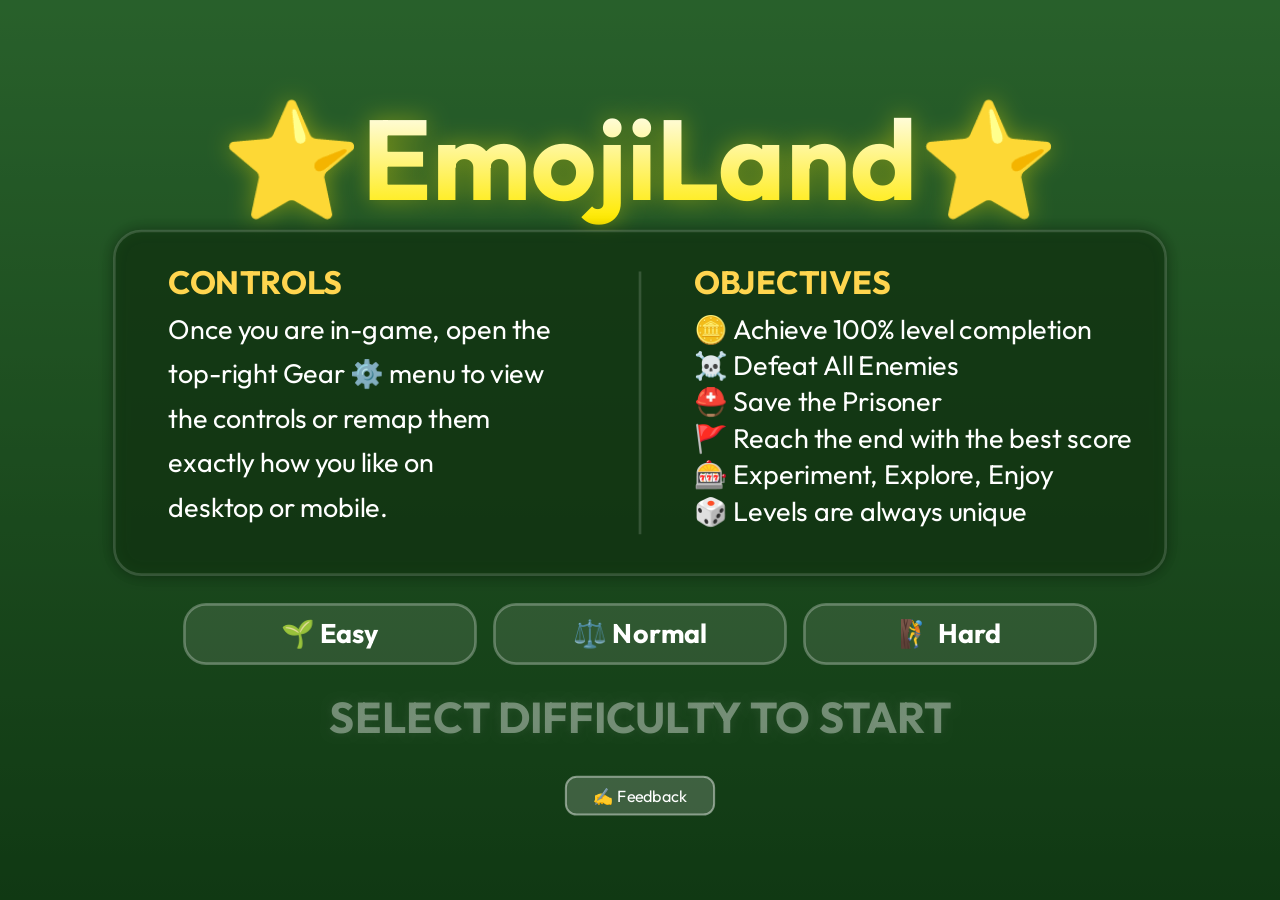
<file: emojiland/index.html>
﻿<!DOCTYPE html>
<html lang="en">

<head>
    <meta charset="UTF-8">
    <meta name="viewport"
        content="width=device-width, initial-scale=1.0, maximum-scale=1.0, user-scalable=no, viewport-fit=cover">
    <title>EmojiLand</title>
    <link rel="icon"
        href="data:image/svg+xml,%3Csvg xmlns='http://www.w3.org/2000/svg' viewBox='0 0 100 100'%3E%3Ctext y='.9em' font-size='90'%3E⭐%3C/text%3E%3C/svg%3E">
    <link rel="preconnect" href="https://fonts.googleapis.com">
    <link rel="preconnect" href="https://fonts.gstatic.com" crossorigin>
    <link href="https://fonts.googleapis.com/css2?family=Outfit:wght@400;700&display=swap" rel="stylesheet">
    <link rel="stylesheet" href="styles.css">
</head>

<body>
    <div id="desktop-ui" aria-hidden="true">
        <button id="desktop-settings-button" type="button" aria-label="Open keyboard controls">⚙️</button>
        <div id="desktop-settings-menu" role="dialog" aria-modal="false" aria-label="Keyboard controls">
            <div class="desktop-settings-panel">
                <div class="desktop-settings-header">
                    <div class="desktop-settings-title">Keyboard Controls</div>
                    <button id="desktop-settings-close" type="button" aria-label="Close keyboard controls">✕</button>
                </div>
                <div id="desktop-settings-rows"></div>
                <div id="desktop-settings-hint"></div>
                <button id="desktop-settings-reset" type="button">Reset Defaults</button>
            </div>
        </div>
    </div>
    <div id="mobile-ui">
        <button id="btn-camera" class="ui-btn ui-btn-camera">🎦</button>
        <button id="btn-layout-reset" class="ui-btn ui-btn-layout-reset">🔄️ Reset controls</button>
        <div id="layout-edit-hint">Layout Edit Mode - Drag circled controls to reposition</div>
        <div id="layout-reset-confirm" aria-hidden="true">
            <div class="layout-reset-confirm-panel" role="dialog" aria-modal="true" aria-label="Reset controls confirmation">
                <div class="layout-reset-confirm-text">Reset controls to default positions?</div>
                <div class="layout-reset-confirm-actions">
                    <button id="btn-layout-reset-no" class="layout-reset-confirm-btn" type="button">No</button>
                    <button id="btn-layout-reset-yes" class="layout-reset-confirm-btn is-danger" type="button">Yes, reset</button>
                </div>
            </div>
        </div>
        <button id="btn-layout" class="ui-btn ui-btn-layout">⚙️</button>
        <button id="btn-pause" class="ui-btn ui-btn-pause">⏯️</button>
        <div id="joystick-zone" class="joystick-zone">
            <div id="joystick-knob" class="joystick-knob"></div>
        </div>
        <div class="action-buttons">
            <button id="btn-charge-toggle" class="ui-btn">⬆️</button>
            <button id="btn-attack" class="ui-btn ui-btn-large">🪨</button>
            <button id="btn-bomb" class="ui-btn ui-btn-large">💣</button>
            <button id="btn-jump" class="ui-btn ui-btn-large">🦘</button>
            <button id="btn-roll" class="ui-btn ui-btn-large">🌀</button>
            <button id="btn-portal" class="ui-btn">🕳️</button>
        </div>
    </div>
    <div id="orientation-warning">
        <div class="warning-content">
            <div class="warning-icon">🔄️</div>
            <div class="warning-text">Use horizontal mode on mobile!</div>
            <div class="warning-subtext">Rotate your device for the best experience</div>
        </div>
    </div>
    <canvas id="gameCanvas"></canvas>
    <script type="module" src="js/main.js"></script>
</body>

</html>
</file>
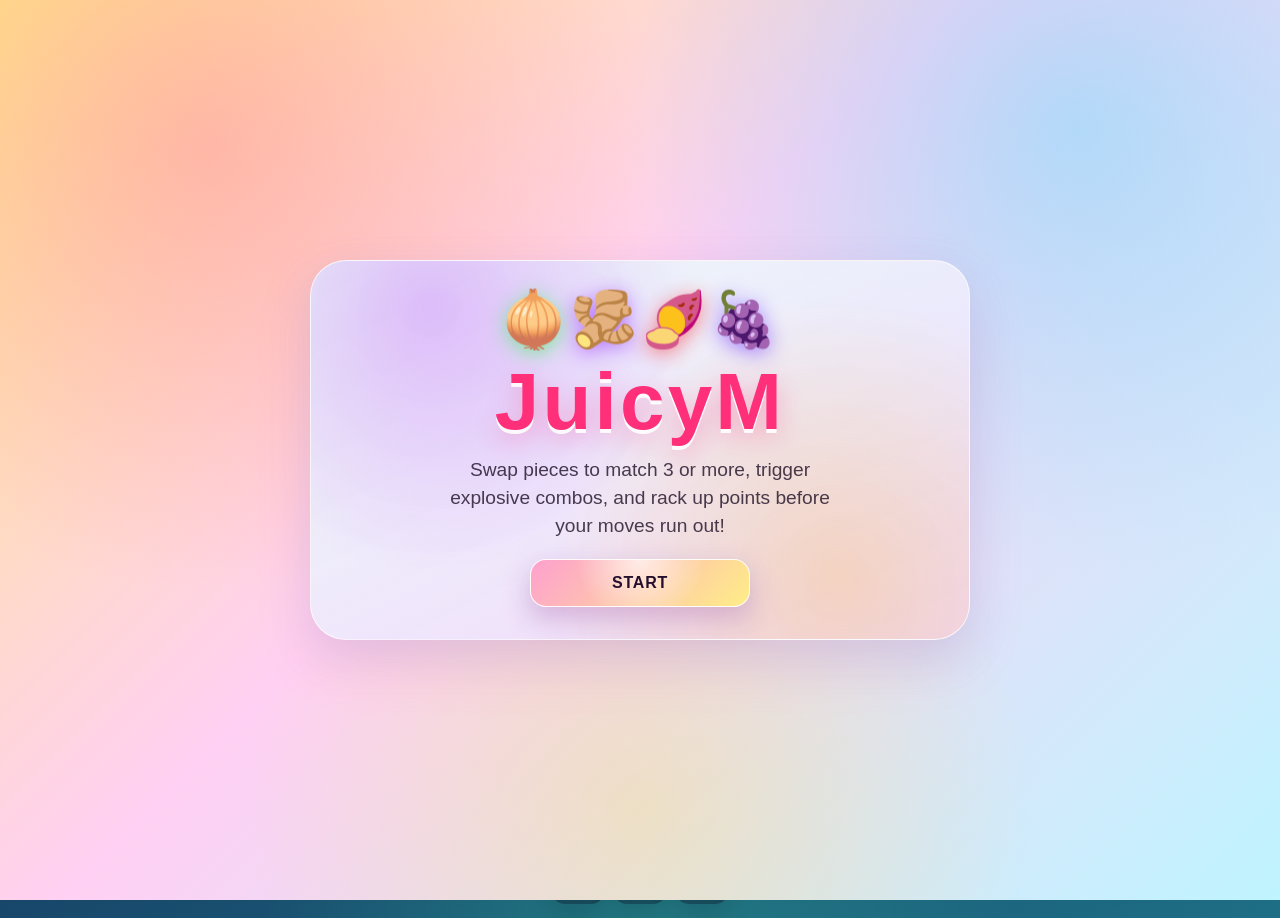
<file: juicym/index.html>
<!DOCTYPE html>
<html lang="en">
<head>
  <meta charset="UTF-8" />
  <meta name="viewport" content="width=device-width, initial-scale=1.0, viewport-fit=cover" />
  <meta name="theme-color" content="#081a33" />
  <meta name="color-scheme" content="dark" />
  <meta name="mobile-web-app-capable" content="yes" />
  <meta name="apple-mobile-web-app-capable" content="yes" />
  <meta name="apple-mobile-web-app-status-bar-style" content="black-translucent" />
  <link rel="icon" href="data:image/svg+xml,%3Csvg xmlns='http://www.w3.org/2000/svg' viewBox='0 0 100 100'%3E%3Ctext x='50%25' y='.9em' font-size='90' text-anchor='middle'%3E%26%23x1F349%3B%3C/text%3E%3C/svg%3E" />
  <title>JuicyM</title>
  <link rel="stylesheet" href="styles.css" />
</head>
<body>
  <div class="app">
    <main class="shell">
      <div class="level-progress" id="levelProgress" role="progressbar" aria-label="Level progress" aria-valuemin="0" aria-valuemax="100" aria-valuenow="0">
        <div class="combo-status" id="comboStatus" aria-live="polite" aria-atomic="true"></div>
        <span class="level-progress-fill" id="levelProgressFill"></span>
      </div>
      <div class="canvas-wrap" id="canvasWrap">
        <canvas id="gameCanvas" aria-label="JUICYM game board"></canvas>
      </div>
    </main>

    <section class="footer">
      <button class="moves-trigger" id="statusLine" type="button" aria-label="0 moves left" aria-live="polite">
        <span id="statusMoves">0</span>
      </button>
      <button class="settings-trigger" id="settingsBtn" aria-label="Open game menu" aria-haspopup="dialog" aria-controls="settingsMenu" aria-expanded="false"><span class="settings-trigger-icon" aria-hidden="true">⚙️</span></button>
      <button class="fullscreen-trigger" id="fullscreenBtn" aria-label="Enter fullscreen" aria-pressed="false">⬆️</button>
    </section>
  </div>

  <div class="settings-menu" id="settingsMenu" aria-hidden="true" inert>
    <div class="settings-panel" id="settingsPanel" role="dialog" aria-modal="true" aria-label="Game menu">
      <div class="footer-line settings-grid">
        <button class="secondary footer-action" id="shuffleBtn" aria-label="Shuffle board for 3 moves">
          <span class="action-icon" aria-hidden="true">🔀</span>
          <span class="action-copy">
            <span class="action-title">Shuffle</span>
          </span>
        </button>
        <button class="danger footer-action" id="restartBtn" aria-label="Start a new run">
          <span class="action-icon" aria-hidden="true">♻️</span>
          <span class="action-copy">
            <span class="action-title">New Level</span>
          </span>
        </button>
        <button class="secondary footer-action" id="muteMusicBtn" aria-label="Toggle music" aria-pressed="false">
          <span class="action-icon" id="muteMusicIcon" aria-hidden="true">🎵</span>
          <span class="action-copy">
            <span class="action-title" id="muteMusicLabel">Music On</span>
          </span>
        </button>
        <button class="secondary footer-action" id="muteFxBtn" aria-label="Toggle sound effects" aria-pressed="false">
          <span class="action-icon" id="muteFxIcon" aria-hidden="true">🔊</span>
          <span class="action-copy">
            <span class="action-title" id="muteFxLabel">FX On</span>
          </span>
        </button>
      </div>
    </div>
  </div>

  <div class="overlay" id="overlay">
    <div class="overlay-card">
      <h2 class="overlay-title" id="overlayTitle">Level Clear</h2>
      <div class="overlay-sub" id="overlaySub"></div>
      <div class="overlay-stats">
        <div class="overlay-stat" id="overlayScoreStat">
          <div class="label">Score</div>
          <div class="value" id="overlayScore">0</div>
        </div>
        <div class="overlay-stat" id="overlayTargetStat">
          <div class="label">Target</div>
          <div class="value" id="overlayTarget">0</div>
        </div>
        <div class="overlay-stat" id="overlayLevelStat">
          <div class="label">Level</div>
          <div class="value" id="overlayLevel">1</div>
        </div>
      </div>
      <div class="overlay-actions">
        <button id="overlayPrimary">Continue</button>
        <button class="secondary" id="overlaySecondary">New Run</button>
      </div>
    </div>
  </div>

  <div class="confirm-modal" id="confirmModal" aria-hidden="true" inert>
    <div class="confirm-card" id="confirmCard" role="dialog" aria-modal="true" aria-labelledby="confirmTitle" aria-describedby="confirmMessage">
      <div class="confirm-kicker" id="confirmKicker">Confirm</div>
      <h2 class="confirm-title" id="confirmTitle">Are you sure?</h2>
      <p class="confirm-message" id="confirmMessage">This action cannot be undone.</p>
      <div class="confirm-actions">
        <button class="secondary" id="confirmCancel" type="button">No</button>
        <button id="confirmAccept" type="button">Yes</button>
      </div>
    </div>
  </div>

  <div class="splash" id="splash">
    <div class="splash-card">
      <div class="splash-fruits" id="splashFruitLine" aria-hidden="true"></div>
      <h1 class="splash-title" id="splashTitle">JuicyM</h1>
      <div class="splash-copy">
        Swap pieces to match 3 or more, trigger explosive combos, and rack up points before your moves run out!
      </div>
      <div class="splash-actions">
        <button id="startBtn">Start</button>
      </div>
    </div>
  </div>

  <script src="game.js" defer></script>
</body>
</html>
</file>
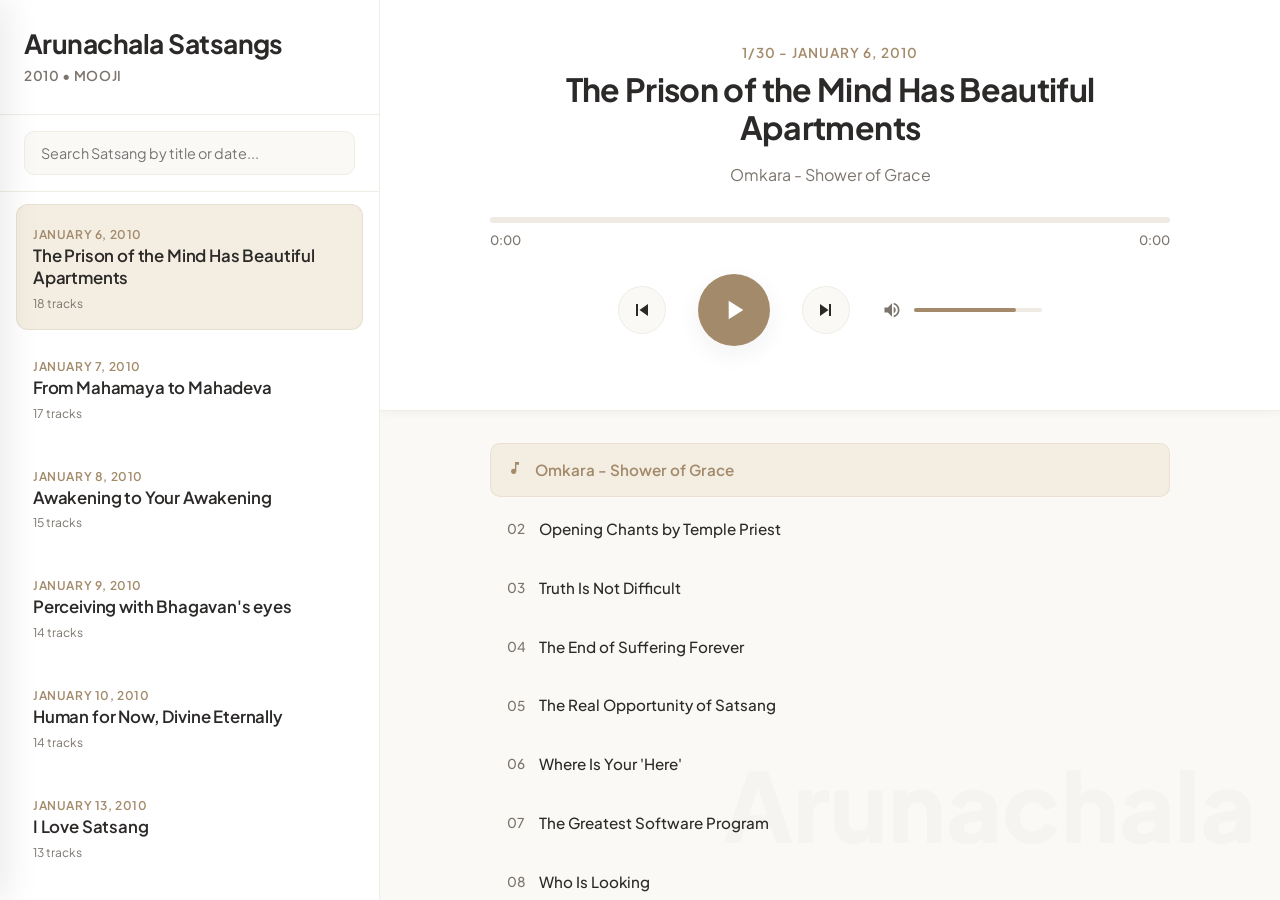
<file: mooji2010/index.html>
<!DOCTYPE html>
<html lang="en">
<head>
  <meta charset="UTF-8">
  <meta name="viewport" content="width=device-width, initial-scale=1.0">
  <title>2010 Satsangs with Mooji at Arunachala</title>
  <meta name="description" content="A minimalist, spiritual audio player containing the 2010 Satsangs with Mooji at Arunachala, Tiruvannamalai, India.">
  <link rel="icon" href="data:image/svg+xml,<svg xmlns='http://www.w3.org/2000/svg' viewBox='0 0 100 100'><text y='.9em' font-size='90'>🪷</text></svg>">
  
  <!-- Typography & Icons -->
  <link rel="preconnect" href="https://fonts.googleapis.com">
  <link rel="preconnect" href="https://fonts.gstatic.com" crossorigin>
  <link href="https://fonts.googleapis.com/css2?family=Plus+Jakarta+Sans:wght@300;400;500;600;700;800&display=swap" rel="stylesheet">
  
  <style>
    /* CSS Variables & Reset */
    :root {
      --bg-color: #fbf9f6;
      --card-bg: #ffffff;
      --card-border: #f0ede6;
      --text-main: #2c2a29;
      --text-muted: #7c756e;
      --accent: #a38a6a;
      --accent-light: #f3ede2;
      --accent-hover: #8f7759;
      --progress-bg: #efeae2;
      --sidebar-width: 380px;
      --font-sans: 'Plus Jakarta Sans', system-ui, -apple-system, sans-serif;
      --shadow-sm: 0 2px 8px rgba(44, 42, 41, 0.04);
      --shadow-md: 0 8px 24px rgba(44, 42, 41, 0.06);
      --radius: 16px;
      --transition: all 0.3s cubic-bezier(0.4, 0, 0.2, 1);
    }

    * {
      box-sizing: border-box;
      margin: 0;
      padding: 0;
      -webkit-tap-highlight-color: transparent;
    }

    body {
      background-color: var(--bg-color);
      color: var(--text-main);
      font-family: var(--font-sans);
      font-weight: 400;
      line-height: 1.5;
      height: 100vh;
      display: flex;
      flex-direction: column;
      overflow: hidden;
    }

    /* Layout Structure */
    .app-container {
      display: flex;
      flex: 1;
      height: 100%;
      position: relative;
      overflow: hidden;
    }

    /* Sidebar - Satsang List (Left) */
    .sidebar {
      width: var(--sidebar-width);
      background-color: var(--card-bg);
      border-right: 1px solid var(--card-border);
      display: flex;
      flex-direction: column;
      height: 100%;
      z-index: 10;
      transition: var(--transition);
    }

    .sidebar-header {
      padding: 28px 24px;
      border-bottom: 1px solid var(--card-border);
    }

    .sidebar-header h1 {
      font-size: 1.65rem;
      font-weight: 700;
      line-height: 1.2;
      color: var(--text-main);
      margin-bottom: 6px;
      letter-spacing: -0.02em;
    }

    .sidebar-header p {
      font-size: 0.85rem;
      color: var(--text-muted);
      text-transform: uppercase;
      letter-spacing: 0.05em;
      font-weight: 600;
    }

    .search-container {
      padding: 16px 24px;
      border-bottom: 1px solid var(--card-border);
    }

    .search-input {
      width: 100%;
      padding: 12px 16px;
      border: 1px solid var(--card-border);
      border-radius: 10px;
      background-color: var(--bg-color);
      font-family: var(--font-sans);
      font-size: 0.9rem;
      color: var(--text-main);
      outline: none;
      transition: var(--transition);
    }

    .search-input:focus {
      border-color: var(--accent);
      background-color: #fff;
    }

    .satsang-list {
      flex: 1;
      overflow-y: auto;
      padding: 12px 16px;
    }

    /* Webkit Scrollbar Customization */
    .satsang-list::-webkit-scrollbar,
    .tracks-list-container::-webkit-scrollbar {
      width: 4px;
    }
    .satsang-list::-webkit-scrollbar-thumb,
    .tracks-list-container::-webkit-scrollbar-thumb {
      background-color: var(--progress-bg);
      border-radius: 4px;
    }

    .satsang-item {
      padding: 16px;
      border-radius: 12px;
      cursor: pointer;
      margin-bottom: 6px;
      transition: var(--transition);
      border: 1px solid transparent;
    }

    .satsang-item:hover {
      background-color: var(--bg-color);
    }

    .satsang-item.active {
      background-color: var(--accent-light);
      border-color: rgba(163, 138, 106, 0.15);
    }

    .satsang-item .item-date {
      font-size: 0.75rem;
      color: var(--accent);
      text-transform: uppercase;
      font-weight: 600;
      letter-spacing: 0.05em;
      margin-bottom: 4px;
    }

    .satsang-item .item-title {
      font-size: 1.05rem;
      font-weight: 600;
      color: var(--text-main);
      line-height: 1.3;
      letter-spacing: -0.01em;
    }

    .satsang-item .item-track-count {
      font-size: 0.75rem;
      color: var(--text-muted);
      margin-top: 6px;
      display: block;
    }

    /* Main Content Area */
    .main-content {
      flex: 1;
      display: flex;
      flex-direction: column;
      height: 100%;
      background-color: var(--bg-color);
      overflow: hidden;
      position: relative;
    }

    /* Top bar for mobile */
    .mobile-header {
      display: none;
      align-items: center;
      justify-content: space-between;
      padding: 16px 20px;
      background-color: var(--card-bg);
      border-bottom: 1px solid var(--card-border);
      z-index: 5;
    }

    .mobile-title {
      font-size: 1.15rem;
      font-weight: 700;
      text-align: center;
      flex: 1;
      letter-spacing: -0.02em;
    }

    .menu-toggle-btn {
      background: none;
      border: none;
      color: var(--text-main);
      cursor: pointer;
      padding: 8px;
      display: flex;
      align-items: center;
      justify-content: center;
      transition: var(--transition);
    }

    /* Audio Player Core Card */
    .player-section {
      padding: 40px;
      display: flex;
      flex-direction: column;
      align-items: center;
      justify-content: center;
      background-color: var(--card-bg);
      border-bottom: 1px solid var(--card-border);
      box-shadow: var(--shadow-sm);
    }

    .player-card {
      width: 100%;
      max-width: 680px;
      text-align: center;
      display: flex;
      flex-direction: column;
      align-items: center;
    }

    .satsang-meta {
      margin-bottom: 16px;
    }

    .satsang-meta .meta-date {
      font-size: 0.85rem;
      color: var(--accent);
      text-transform: uppercase;
      font-weight: 600;
      letter-spacing: 0.08em;
    }

    .satsang-meta .meta-satsang-title {
      font-size: 2rem;
      font-weight: 700;
      color: var(--text-main);
      margin-top: 6px;
      line-height: 1.2;
      letter-spacing: -0.02em;
    }

    .current-track-title {
      font-size: 1rem;
      color: var(--text-muted);
      margin-bottom: 30px;
      font-weight: 400;
      max-width: 90%;
      white-space: nowrap;
      overflow: hidden;
      text-overflow: ellipsis;
    }

    /* Modern Seekbar */
    .seekbar-container {
      width: 100%;
      display: flex;
      flex-direction: column;
      margin-bottom: 24px;
    }

    .time-indicators {
      display: flex;
      justify-content: space-between;
      font-size: 0.8rem;
      color: var(--text-muted);
      margin-top: 8px;
      font-weight: 500;
    }

    .progress-bar-wrapper {
      position: relative;
      width: 100%;
      height: 6px;
      background-color: var(--progress-bg);
      border-radius: 3px;
      cursor: pointer;
    }

    .progress-fill {
      position: absolute;
      top: 0;
      left: 0;
      height: 100%;
      background-color: var(--accent);
      border-radius: 3px;
      width: 0%;
      transition: width 0.1s linear;
    }

    .progress-handle {
      position: absolute;
      top: 50%;
      left: 0%;
      width: 14px;
      height: 14px;
      border-radius: 50%;
      background-color: var(--accent);
      transform: translate(-50%, -50%) scale(0);
      transition: transform 0.15s ease, left 0.1s linear;
      box-shadow: 0 2px 6px rgba(0, 0, 0, 0.15);
    }

    .progress-bar-wrapper:hover .progress-handle {
      transform: translate(-50%, -50%) scale(1);
    }

    /* Player Controls */
    .controls-row {
      display: flex;
      align-items: center;
      justify-content: center;
      gap: 32px;
      margin-bottom: 24px;
      width: 100%;
    }

    .control-btn {
      background: none;
      border: none;
      cursor: pointer;
      display: flex;
      align-items: center;
      justify-content: center;
      color: var(--text-main);
      transition: var(--transition);
      border-radius: 50%;
    }

    .control-btn:hover {
      color: var(--accent);
      transform: scale(1.05);
    }

    .control-btn:active {
      transform: scale(0.95);
    }

    .btn-secondary {
      width: 48px;
      height: 48px;
      background-color: var(--bg-color);
      border: 1px solid var(--card-border);
    }

    .btn-primary {
      width: 72px;
      height: 72px;
      background-color: var(--accent);
      color: #ffffff;
      box-shadow: var(--shadow-md);
    }

    .btn-primary:hover {
      background-color: var(--accent-hover);
      color: #ffffff;
    }

    /* Volume Control */
    .volume-container {
      display: flex;
      align-items: center;
      gap: 12px;
      width: 160px;
    }

    .volume-btn {
      background: none;
      border: none;
      cursor: pointer;
      color: var(--text-muted);
      display: flex;
      align-items: center;
      transition: var(--transition);
    }

    .volume-btn:hover {
      color: var(--accent);
    }

    .volume-slider-wrapper {
      position: relative;
      flex: 1;
      height: 4px;
      background-color: var(--progress-bg);
      border-radius: 2px;
      cursor: pointer;
    }

    .volume-fill {
      position: absolute;
      top: 0;
      left: 0;
      height: 100%;
      background-color: var(--accent);
      border-radius: 2px;
      width: 80%;
    }

    /* Track List Section (Bottom) */
    .tracks-list-container {
      flex: 1;
      overflow-y: auto;
      padding: 32px 40px;
      max-width: 100%;
    }

    .tracks-inner {
      max-width: 680px;
      margin: 0 auto;
    }

    .tracks-header {
      font-size: 0.85rem;
      font-weight: 600;
      text-transform: uppercase;
      letter-spacing: 0.08em;
      color: var(--text-muted);
      margin-bottom: 16px;
      display: flex;
      justify-content: space-between;
    }

    .track-row {
      display: flex;
      align-items: center;
      padding: 14px 16px;
      border-radius: 10px;
      cursor: pointer;
      transition: var(--transition);
      margin-bottom: 6px;
      border: 1px solid transparent;
    }

    .track-row:hover {
      background-color: var(--card-bg);
      border-color: var(--card-border);
    }

    .track-row.active {
      background-color: var(--accent-light);
      border-color: rgba(163, 138, 106, 0.12);
    }

    .track-num {
      width: 32px;
      font-size: 0.85rem;
      color: var(--text-muted);
      font-weight: 500;
    }

    .track-title {
      flex: 1;
      font-size: 0.95rem;
      color: var(--text-main);
      font-weight: 500;
      white-space: nowrap;
      overflow: hidden;
      text-overflow: ellipsis;
    }

    .track-row.active .track-title {
      color: var(--accent);
      font-weight: 600;
    }

    .track-status-icon {
      margin-right: 12px;
      display: none;
      color: var(--accent);
    }

    .track-row.active .track-status-icon {
      display: block;
    }

    .track-row.active .track-num {
      display: none;
    }

    /* Spiritual subtle watermark background */
    .arunachala-watermark {
      position: absolute;
      bottom: 24px;
      right: 24px;
      font-size: 6rem;
      font-weight: 800;
      opacity: 0.02;
      pointer-events: none;
      user-select: none;
    }

    .mooji-link {
      color: inherit;
      text-decoration: none;
      border-bottom: 1px dashed transparent;
      transition: var(--transition);
      cursor: pointer;
    }
    .mooji-link:hover {
      color: var(--accent);
      border-bottom-color: var(--accent);
    }

    .arunachala-link {
      color: inherit;
      text-decoration: none;
      transition: var(--transition);
      cursor: pointer;
    }
    .arunachala-link:hover {
      color: var(--accent);
    }

    /* Mobile Sheet / Drawer for Satsangs */
    .mobile-drawer-overlay {
      position: fixed;
      top: 0;
      left: 0;
      right: 0;
      bottom: 0;
      background-color: rgba(44, 42, 41, 0.4);
      backdrop-filter: blur(4px);
      z-index: 100;
      opacity: 0;
      pointer-events: none;
      transition: opacity 0.3s ease;
    }

    .mobile-drawer {
      position: fixed;
      top: 0;
      left: 0;
      bottom: 0;
      width: 85%;
      max-width: 360px;
      background-color: var(--card-bg);
      z-index: 101;
      transform: translateX(-100%);
      transition: transform 0.3s cubic-bezier(0.4, 0, 0.2, 1);
      display: flex;
      flex-direction: column;
      box-shadow: 8px 0 32px rgba(0, 0, 0, 0.08);
    }

    .mobile-drawer.open {
      transform: translateX(0);
    }

    .mobile-drawer-overlay.open {
      opacity: 1;
      pointer-events: auto;
    }

    .mobile-drawer-close {
      position: absolute;
      top: 24px;
      right: 20px;
      background: none;
      border: none;
      cursor: pointer;
      color: var(--text-muted);
    }

    /* SVGs for icons */
    .icon {
      width: 24px;
      height: 24px;
      fill: currentColor;
    }

    /* Responsive styling */
    @media (max-width: 768px) {
      body {
        height: 100vh;
        overflow: hidden;
      }

      .app-container {
        flex-direction: column;
      }

      .sidebar {
        display: none; /* Handled by drawer on mobile */
      }

      .mobile-header {
        display: flex;
      }

      .player-section {
        padding: 24px 20px;
      }

      .satsang-meta .meta-satsang-title {
        font-size: 1.5rem;
      }

      .controls-row {
        gap: 20px;
      }

      .btn-primary {
        width: 64px;
        height: 64px;
      }

      .tracks-list-container {
        padding: 20px;
        padding-bottom: calc(80px + env(safe-area-inset-bottom, 0px));
      }

      .volume-container {
        display: none; /* Hide volume control on mobile as physical buttons are preferred */
      }
    }

    /* Toast Notification */
    .toast-container {
      position: fixed;
      bottom: 24px;
      left: 50%;
      transform: translateX(-50%) translateY(100px);
      background: rgba(43, 37, 30, 0.95);
      color: #f1ebd9;
      padding: 12px 24px;
      border-radius: 30px;
      box-shadow: 0 8px 32px rgba(0, 0, 0, 0.3);
      border: 1px solid rgba(163, 138, 106, 0.2);
      z-index: 9999;
      font-family: inherit;
      font-size: 0.9rem;
      display: flex;
      align-items: center;
      gap: 8px;
      pointer-events: none;
      transition: transform 0.3s cubic-bezier(0.175, 0.885, 0.32, 1.275), opacity 0.3s ease;
      opacity: 0;
    }
    .toast-container.show {
      transform: translateX(-50%) translateY(0);
      opacity: 1;
    }

    /* Custom Confirmation Modal */
    .confirm-modal-overlay {
      position: fixed;
      top: 0;
      left: 0;
      width: 100%;
      height: 100%;
      background: rgba(0, 0, 0, 0.4);
      backdrop-filter: blur(8px);
      -webkit-backdrop-filter: blur(8px);
      z-index: 10000;
      display: flex;
      align-items: center;
      justify-content: center;
      opacity: 0;
      pointer-events: none;
      transition: opacity 0.2s ease;
    }
    .confirm-modal-overlay.show {
      opacity: 1;
      pointer-events: auto;
    }
    .confirm-modal-card {
      background: var(--card-bg);
      border: 1px solid var(--card-border);
      border-radius: 20px;
      padding: 24px;
      width: 90%;
      max-width: 380px;
      box-shadow: var(--shadow-lg);
      transform: scale(0.95);
      transition: transform 0.2s cubic-bezier(0.175, 0.885, 0.32, 1.275);
      text-align: center;
      color: var(--text-main);
    }
    .confirm-modal-overlay.show .confirm-modal-card {
      transform: scale(1);
    }
    .confirm-modal-title {
      font-size: 1.15rem;
      font-weight: 700;
      margin-bottom: 12px;
      line-height: 1.4;
    }
    .confirm-modal-text {
      font-size: 0.9rem;
      color: var(--text-muted);
      margin-bottom: 24px;
      line-height: 1.5;
    }
    .confirm-modal-actions {
      display: flex;
      gap: 12px;
      justify-content: center;
    }
    .confirm-modal-btn {
      padding: 10px 20px;
      border-radius: 20px;
      font-size: 0.85rem;
      font-weight: 600;
      cursor: pointer;
      border: 1px solid transparent;
      transition: var(--transition);
      flex: 1;
      outline: none;
    }
    .confirm-modal-btn.cancel {
      background: var(--bg-color);
      border-color: var(--card-border);
      color: var(--text-muted);
    }
    .confirm-modal-btn.cancel:active {
      transform: scale(0.95);
    }
    .confirm-modal-btn.confirm {
      background: var(--accent);
      color: white;
    }
    .confirm-modal-btn.confirm:active {
      transform: scale(0.95);
    }

    /* Hidden persistent media nodes positioned offscreen but considered active by WebKit/Blink */
    .hidden-media {
      position: fixed;
      bottom: 0;
      right: 0;
      width: 1px;
      height: 1px;
      opacity: 0.001;
      pointer-events: none;
      z-index: -1;
    }
  </style>
</head>
<body>

  <!-- Hidden persistent media nodes for seamless mobile background playback & preloading -->
  <audio id="backgroundAudio" class="hidden-media" preload="auto" playsinline webkit-playsinline x-webkit-airplay="allow"></audio>
  <audio id="preloadAudio" class="hidden-media" preload="auto" playsinline webkit-playsinline x-webkit-airplay="allow"></audio>
  <audio id="silentKeepAliveAudio" class="hidden-media" loop preload="auto" playsinline webkit-playsinline x-webkit-airplay="allow" src="[data-uri]"></audio>

  <!-- Toast Container -->
  <div id="toast" class="toast-container"></div>

  <!-- Confirmation Modal -->
  <div id="confirmModal" class="confirm-modal-overlay">
    <div class="confirm-modal-card">
      <div class="confirm-modal-title" id="confirmModalTitle">Switch Track?</div>
      <div class="confirm-modal-text" id="confirmModalText">Do you want to switch to the new track?</div>
      <div class="confirm-modal-actions">
        <button class="confirm-modal-btn cancel" id="btnCancelSwitch">Cancel</button>
        <button class="confirm-modal-btn confirm" id="btnConfirmSwitch">Yes, Switch</button>
      </div>
    </div>
  </div>

  <!-- Mobile Header -->
  <header class="mobile-header">
    <button id="menuOpenBtn" class="menu-toggle-btn" aria-label="Open satsang list">
      <svg class="icon" viewBox="0 0 24 24">
        <path d="M3 18h18v-2H3v2zm0-5h18v-2H3v2zm0-7v2h18V6H3z"/>
      </svg>
    </button>
    <div class="mobile-title"><a href="https://mooji.org" target="_blank" rel="noopener noreferrer" class="mooji-link">Mooji</a> Arunachala 2010</div>
    <div style="width: 40px;"></div> <!-- Spacer -->
  </header>

  <div class="app-container">
    
    <!-- Sidebar for Desktop -->
    <aside class="sidebar">
      <div class="sidebar-header">
        <h1><a href="https://archive.org/details/aruna2010sat" target="_blank" rel="noopener noreferrer" class="arunachala-link">Arunachala Satsangs</a></h1>
        <p>2010 • <a href="https://mooji.org" target="_blank" rel="noopener noreferrer" class="mooji-link">Mooji</a></p>
      </div>
      <div class="search-container">
        <input type="text" id="searchInput" class="search-input" placeholder="Search Satsang by title or date...">
      </div>
      <div class="satsang-list" id="satsangList">
        <!-- Rendered dynamically -->
      </div>
    </aside>

    <!-- Main Player Area -->
    <main class="main-content">
      
      <!-- Player Unit -->
      <section class="player-section">
        <div class="player-card">
          <div class="satsang-meta">
            <span class="meta-date" id="playerDate">January 6, 2010</span>
            <h2 class="meta-satsang-title" id="playerSatsangTitle">Loading Satsang...</h2>
          </div>
          
          <div class="current-track-title" id="playerTrackTitle">Select a track to begin</div>

          <!-- Seekbar -->
          <div class="seekbar-container">
            <div class="progress-bar-wrapper" id="progressBarWrapper">
              <div class="progress-fill" id="progressFill"></div>
              <div class="progress-handle" id="progressHandle"></div>
            </div>
            <div class="time-indicators">
              <span id="timeCurrent">0:00</span>
              <span id="timeTotal">0:00</span>
            </div>
          </div>

          <!-- Controls -->
          <div class="controls-row">
            <!-- Prev -->
            <button class="control-btn btn-secondary" id="btnPrev" aria-label="Previous track">
              <svg class="icon" viewBox="0 0 24 24">
                <path d="M6 6h2v12H6zm3.5 6l8.5 6V6z"/>
              </svg>
            </button>

            <!-- Play/Pause -->
            <button class="control-btn btn-primary" id="btnPlay" aria-label="Play track">
              <svg class="icon" id="playIcon" viewBox="0 0 24 24" style="width: 32px; height: 32px;">
                <!-- Play Triangle -->
                <path d="M8 5v14l11-7z"/>
              </svg>
            </button>

            <!-- Next -->
            <button class="control-btn btn-secondary" id="btnNext" aria-label="Next track">
              <svg class="icon" viewBox="0 0 24 24">
                <path d="M6 18l8.5-6L6 6zm9-12v12h2V6z"/>
              </svg>
            </button>

            <!-- Volume (Desktop only via CSS hidden on mobile) -->
            <div class="volume-container">
              <button class="volume-btn" id="btnMute" aria-label="Mute volume">
                <svg class="icon" id="volumeIcon" viewBox="0 0 24 24" style="width: 20px; height: 20px;">
                  <path d="M3 9v6h4l5 5V4L7 9H3zm13.5 3c0-1.77-1.02-3.29-2.5-4.03v8.05c1.48-.73 2.5-2.25 2.5-4.02zM14 3.23v2.06c2.89.86 5 3.54 5 6.71s-2.11 5.85-5 6.71v2.06c4.01-.91 7-4.49 7-8.77s-2.99-7.86-7-8.77z"/>
                </svg>
              </button>
              <div class="volume-slider-wrapper" id="volumeSliderWrapper">
                <div class="volume-fill" id="volumeFill"></div>
              </div>
            </div>

          </div>
        </div>
      </section>

      <!-- Track List Section -->
      <section class="tracks-list-container">
        <div class="tracks-inner">
          <div id="tracksList">
            <!-- Rendered dynamically -->
          </div>
        </div>
      </section>

      <div class="arunachala-watermark">Arunachala</div>
    </main>
  </div>

  <!-- Mobile Drawer Structure -->
  <div class="mobile-drawer-overlay" id="drawerOverlay"></div>
  <div class="mobile-drawer" id="mobileDrawer">
    <div class="sidebar-header" style="position: relative;">
      <h1><a href="https://archive.org/details/aruna2010sat" target="_blank" rel="noopener noreferrer" class="arunachala-link">Arunachala Satsangs</a></h1>
      <p>2010 • <a href="https://mooji.org" target="_blank" rel="noopener noreferrer" class="mooji-link">Mooji</a></p>
      <button class="mobile-drawer-close" id="menuCloseBtn" aria-label="Close menu">
        <svg class="icon" viewBox="0 0 24 24">
          <path d="M19 6.41L17.59 5 12 10.59 6.41 5 5 6.41 10.59 12 5 17.59 6.41 19 12 13.41 17.59 19 19 17.59 13.41 12z"/>
        </svg>
      </button>
    </div>
    <div class="search-container">
      <input type="text" id="drawerSearchInput" class="search-input" placeholder="Search Satsang...">
    </div>
    <div class="satsang-list" id="drawerSatsangList">
      <!-- Shared template rendering -->
    </div>
  </div>

  <!-- Embed JSON Metadata and App Script -->
  <script>
    const SATSANGS = [{"dir": "2010_01_06_The Prison of the Mind Has Beautiful Apartments", "date": "January 6, 2010", "title": "The Prison of the Mind Has Beautiful Apartments", "tracks": [{"filename": "2010_01_06_tr00_Omkara - Shower of Grace.mp3", "title": "Omkara - Shower of Grace", "rel_path": "https://archive.org/download/aruna2010sat/2010_01_06_tr00_Omkara%20-%20Shower%20of%20Grace.mp3"}, {"filename": "2010_01_06_tr01_Opening Chants by Temple Priest.mp3", "title": "Opening Chants by Temple Priest", "rel_path": "https://archive.org/download/aruna2010sat/2010_01_06_tr01_Opening%20Chants%20by%20Temple%20Priest.mp3"}, {"filename": "2010_01_06_tr02_Truth Is Not Difficult.mp3", "title": "Truth Is Not Difficult", "rel_path": "https://archive.org/download/aruna2010sat/2010_01_06_tr02_Truth%20Is%20Not%20Difficult.mp3"}, {"filename": "2010_01_06_tr03_The End of Suffering Forever.mp3", "title": "The End of Suffering Forever", "rel_path": "https://archive.org/download/aruna2010sat/2010_01_06_tr03_The%20End%20of%20Suffering%20Forever.mp3"}, {"filename": "2010_01_06_tr04_The Real Opportunity of Satsang.mp3", "title": "The Real Opportunity of Satsang", "rel_path": "https://archive.org/download/aruna2010sat/2010_01_06_tr04_The%20Real%20Opportunity%20of%20Satsang.mp3"}, {"filename": "2010_01_06_tr05_Where Is Your 'Here'.mp3", "title": "Where Is Your 'Here'", "rel_path": "https://archive.org/download/aruna2010sat/2010_01_06_tr05_Where%20Is%20Your%20%27Here%27.mp3"}, {"filename": "2010_01_06_tr06_The Greatest Software Program.mp3", "title": "The Greatest Software Program", "rel_path": "https://archive.org/download/aruna2010sat/2010_01_06_tr06_The%20Greatest%20Software%20Program.mp3"}, {"filename": "2010_01_06_tr07_Who Is Looking.mp3", "title": "Who Is Looking", "rel_path": "https://archive.org/download/aruna2010sat/2010_01_06_tr07_Who%20Is%20Looking.mp3"}, {"filename": "2010_01_06_tr08_Awareness Is Not Concrete.mp3", "title": "Awareness Is Not Concrete", "rel_path": "https://archive.org/download/aruna2010sat/2010_01_06_tr08_Awareness%20Is%20Not%20Concrete.mp3"}, {"filename": "2010_01_06_tr09_Mind Is Not Stable.mp3", "title": "Mind Is Not Stable", "rel_path": "https://archive.org/download/aruna2010sat/2010_01_06_tr09_Mind%20Is%20Not%20Stable.mp3"}, {"filename": "2010_01_06_tr10_I Want to Meet You.mp3", "title": "I Want to Meet You", "rel_path": "https://archive.org/download/aruna2010sat/2010_01_06_tr10_I%20Want%20to%20Meet%20You.mp3"}, {"filename": "2010_01_06_tr11_Not Believing In Thoughts .mp3", "title": "Not Believing In Thoughts", "rel_path": "https://archive.org/download/aruna2010sat/2010_01_06_tr11_Not%20Believing%20In%20Thoughts%20.mp3"}, {"filename": "2010_01_06_tr12_Love is the Unicity of Being.mp3", "title": "Love is the Unicity of Being", "rel_path": "https://archive.org/download/aruna2010sat/2010_01_06_tr12_Love%20is%20the%20Unicity%20of%20Being.mp3"}, {"filename": "2010_01_06_tr13_Completely Dissolve Yourself.mp3", "title": "Completely Dissolve Yourself", "rel_path": "https://archive.org/download/aruna2010sat/2010_01_06_tr13_Completely%20Dissolve%20Yourself.mp3"}, {"filename": "2010_01_06_tr14_You're Seeing Everything.mp3", "title": "You're Seeing Everything", "rel_path": "https://archive.org/download/aruna2010sat/2010_01_06_tr14_You%27re%20Seeing%20Everything.mp3"}, {"filename": "2010_01_06_tr15_Meet God Now.mp3", "title": "Meet God Now", "rel_path": "https://archive.org/download/aruna2010sat/2010_01_06_tr15_Meet%20God%20Now.mp3"}, {"filename": "2010_01_06_tr16_The Sliding Bar of I.mp3", "title": "The Sliding Bar of I", "rel_path": "https://archive.org/download/aruna2010sat/2010_01_06_tr16_The%20Sliding%20Bar%20of%20I.mp3"}, {"filename": "2010_01_06_tr17_Omkara - Shower of Grace.mp3", "title": "Omkara - Shower of Grace", "rel_path": "https://archive.org/download/aruna2010sat/2010_01_06_tr17_Omkara%20-%20Shower%20of%20Grace.mp3"}]}, {"dir": "2010_01_07_From Mahamaya to Mahadeva", "date": "January 7, 2010", "title": "From Mahamaya to Mahadeva", "tracks": [{"filename": "2010_01_07_tr00_Om Namo Bhagavate sung by Omkara & Mooji.mp3", "title": "Om Namo Bhagavate sung by Omkara & Mooji", "rel_path": "https://archive.org/download/aruna2010sat/2010_01_07_tr00_Om%20Namo%20Bhagavate%20sung%20by%20Omkara%20%26%20Mooji.mp3"}, {"filename": "2010_01_07_tr01_Suffering your experience.mp3", "title": "Suffering your experience", "rel_path": "https://archive.org/download/aruna2010sat/2010_01_07_tr01_Suffering%20your%20experience.mp3"}, {"filename": "2010_01_07_tr02_Stay inside your own Satsang.mp3", "title": "Stay inside your own Satsang", "rel_path": "https://archive.org/download/aruna2010sat/2010_01_07_tr02_Stay%20inside%20your%20own%20Satsang.mp3"}, {"filename": "2010_01_07_tr03_Go back to the source.mp3", "title": "Go back to the source", "rel_path": "https://archive.org/download/aruna2010sat/2010_01_07_tr03_Go%20back%20to%20the%20source.mp3"}, {"filename": "2010_01_07_tr04_You know what you are not.mp3", "title": "You know what you are not", "rel_path": "https://archive.org/download/aruna2010sat/2010_01_07_tr04_You%20know%20what%20you%20are%20not.mp3"}, {"filename": "2010_01_07_tr05_The I quality.mp3", "title": "The I quality", "rel_path": "https://archive.org/download/aruna2010sat/2010_01_07_tr05_The%20I%20quality.mp3"}, {"filename": "2010_01_07_tr06_'That' does not need to think.mp3", "title": "'That' does not need to think", "rel_path": "https://archive.org/download/aruna2010sat/2010_01_07_tr06_%27That%27%20does%20not%20need%20to%20think.mp3"}, {"filename": "2010_01_07_tr07_I am sorry.mp3", "title": "I am sorry", "rel_path": "https://archive.org/download/aruna2010sat/2010_01_07_tr07_I%20am%20sorry.mp3"}, {"filename": "2010_01_07_tr08_My house is on fire.mp3", "title": "My house is on fire", "rel_path": "https://archive.org/download/aruna2010sat/2010_01_07_tr08_My%20house%20is%20on%20fire.mp3"}, {"filename": "2010_01_07_tr09_Question about silence_ Translation in Spanish.mp3", "title": "Question about silence  Translation in Spanish", "rel_path": "https://archive.org/download/aruna2010sat/2010_01_07_tr09_Question%20about%20silence_%20Translation%20in%20Spanish.mp3"}, {"filename": "2010_01_07_tr10_Turn the attention inward.mp3", "title": "Turn the attention inward", "rel_path": "https://archive.org/download/aruna2010sat/2010_01_07_tr10_Turn%20the%20attention%20inward.mp3"}, {"filename": "2010_01_07_tr11_Be a living Ramana.mp3", "title": "Be a living Ramana", "rel_path": "https://archive.org/download/aruna2010sat/2010_01_07_tr11_Be%20a%20living%20Ramana.mp3"}, {"filename": "2010_01_07_tr12_Just be here.mp3", "title": "Just be here", "rel_path": "https://archive.org/download/aruna2010sat/2010_01_07_tr12_Just%20be%20here.mp3"}, {"filename": "2010_01_07_tr13_Image in consciousness.mp3", "title": "Image in consciousness", "rel_path": "https://archive.org/download/aruna2010sat/2010_01_07_tr13_Image%20in%20consciousness.mp3"}, {"filename": "2010_01_07_tr14_Maya is illusionary.mp3", "title": "Maya is illusionary", "rel_path": "https://archive.org/download/aruna2010sat/2010_01_07_tr14_Maya%20is%20illusionary.mp3"}, {"filename": "2010_01_07_tr15_God is everywhere.mp3", "title": "God is everywhere", "rel_path": "https://archive.org/download/aruna2010sat/2010_01_07_tr15_God%20is%20everywhere.mp3"}, {"filename": "2010_01_07_tr16_Om Namo Bhagavate sung by Omkara.mp3", "title": "Om Namo Bhagavate sung by Omkara", "rel_path": "https://archive.org/download/aruna2010sat/2010_01_07_tr16_Om%20Namo%20Bhagavate%20sung%20by%20Omkara.mp3"}]}, {"dir": "2010_01_08_Awakening to Your Awakening", "date": "January 8, 2010", "title": "Awakening to Your Awakening", "tracks": [{"filename": "2010_01_08_tr00_Omkara - Everything is Shiva.mp3", "title": "Omkara - Everything is Shiva", "rel_path": "https://archive.org/download/aruna2010sat/2010_01_08_tr00_Omkara%20-%20Everything%20is%20Shiva.mp3"}, {"filename": "2010_01_08_tr01_Find Out the Mistake First.mp3", "title": "Find Out the Mistake First", "rel_path": "https://archive.org/download/aruna2010sat/2010_01_08_tr01_Find%20Out%20the%20Mistake%20First.mp3"}, {"filename": "2010_01_08_tr02_Leave the Mind Alone.mp3", "title": "Leave the Mind Alone", "rel_path": "https://archive.org/download/aruna2010sat/2010_01_08_tr02_Leave%20the%20Mind%20Alone.mp3"}, {"filename": "2010_01_08_tr03_Psychic Detox.mp3", "title": "Psychic Detox", "rel_path": "https://archive.org/download/aruna2010sat/2010_01_08_tr03_Psychic%20Detox.mp3"}, {"filename": "2010_01_08_tr04_The Joy of I Am.mp3", "title": "The Joy of I Am", "rel_path": "https://archive.org/download/aruna2010sat/2010_01_08_tr04_The%20Joy%20of%20I%20Am.mp3"}, {"filename": "2010_01_08_tr05_Be Absolutely Alone.mp3", "title": "Be Absolutely Alone", "rel_path": "https://archive.org/download/aruna2010sat/2010_01_08_tr05_Be%20Absolutely%20Alone.mp3"}, {"filename": "2010_01_08_tr06_The Most Beautiful Will.mp3", "title": "The Most Beautiful Will", "rel_path": "https://archive.org/download/aruna2010sat/2010_01_08_tr06_The%20Most%20Beautiful%20Will.mp3"}, {"filename": "2010_01_08_tr07_You Have Always Been This.mp3", "title": "You Have Always Been This", "rel_path": "https://archive.org/download/aruna2010sat/2010_01_08_tr07_You%20Have%20Always%20Been%20This.mp3"}, {"filename": "2010_01_08_tr08_A Buddha's Question.mp3", "title": "A Buddha's Question", "rel_path": "https://archive.org/download/aruna2010sat/2010_01_08_tr08_A%20Buddha%27s%20Question.mp3"}, {"filename": "2010_01_08_tr09_Don't Close Your Door.mp3", "title": "Don't Close Your Door", "rel_path": "https://archive.org/download/aruna2010sat/2010_01_08_tr09_Don%27t%20Close%20Your%20Door.mp3"}, {"filename": "2010_01_08_tr10_Truth is Religionless.mp3", "title": "Truth is Religionless", "rel_path": "https://archive.org/download/aruna2010sat/2010_01_08_tr10_Truth%20is%20Religionless.mp3"}, {"filename": "2010_01_08_tr11_Be Empty of Everything.mp3", "title": "Be Empty of Everything", "rel_path": "https://archive.org/download/aruna2010sat/2010_01_08_tr11_Be%20Empty%20of%20Everything.mp3"}, {"filename": "2010_01_08_tr12_Profound Seeing.mp3", "title": "Profound Seeing", "rel_path": "https://archive.org/download/aruna2010sat/2010_01_08_tr12_Profound%20Seeing.mp3"}, {"filename": "2010_01_08_tr13_Guided Enquiry.mp3", "title": "Guided Enquiry", "rel_path": "https://archive.org/download/aruna2010sat/2010_01_08_tr13_Guided%20Enquiry.mp3"}, {"filename": "2010_01_08_tr14_Omkara - Everything is Shiva.mp3", "title": "Omkara - Everything is Shiva", "rel_path": "https://archive.org/download/aruna2010sat/2010_01_08_tr14_Omkara%20-%20Everything%20is%20Shiva.mp3"}]}, {"dir": "2010_01_09_Perceiving with Bhagavan's eyes", "date": "January 9, 2010", "title": "Perceiving with Bhagavan's eyes", "tracks": [{"filename": "2010_01_09_tr00_Omkara - Everything is Shiva.mp3", "title": "Omkara - Everything is Shiva", "rel_path": "https://archive.org/download/aruna2010sat/2010_01_09_tr00_Omkara%20-%20Everything%20is%20Shiva.mp3"}, {"filename": "2010_01_09_tr01_Just get the cream.mp3", "title": "Just get the cream", "rel_path": "https://archive.org/download/aruna2010sat/2010_01_09_tr01_Just%20get%20the%20cream.mp3"}, {"filename": "2010_01_09_tr02_Don't personalise what is arising.mp3", "title": "Don't personalise what is arising", "rel_path": "https://archive.org/download/aruna2010sat/2010_01_09_tr02_Don%27t%20personalise%20what%20is%20arising.mp3"}, {"filename": "2010_01_09_tr03_No 'me' to be troubled.mp3", "title": "No 'me' to be troubled", "rel_path": "https://archive.org/download/aruna2010sat/2010_01_09_tr03_No%20%27me%27%20to%20be%20troubled.mp3"}, {"filename": "2010_01_09_tr04_I exist.mp3", "title": "I exist", "rel_path": "https://archive.org/download/aruna2010sat/2010_01_09_tr04_I%20exist.mp3"}, {"filename": "2010_01_09_tr05_The core Self of every Being.mp3", "title": "The core Self of every Being", "rel_path": "https://archive.org/download/aruna2010sat/2010_01_09_tr05_The%20core%20Self%20of%20every%20Being.mp3"}, {"filename": "2010_01_09_tr06_Focus yourself in awareness only.mp3", "title": "Focus yourself in awareness only", "rel_path": "https://archive.org/download/aruna2010sat/2010_01_09_tr06_Focus%20yourself%20in%20awareness%20only.mp3"}, {"filename": "2010_01_09_tr07_No spirits that night.mp3", "title": "No spirits that night", "rel_path": "https://archive.org/download/aruna2010sat/2010_01_09_tr07_No%20spirits%20that%20night.mp3"}, {"filename": "2010_01_09_tr08_No mind state.mp3", "title": "No mind state", "rel_path": "https://archive.org/download/aruna2010sat/2010_01_09_tr08_No%20mind%20state.mp3"}, {"filename": "2010_01_09_tr09_Everybody wants to know the Self.mp3", "title": "Everybody wants to know the Self", "rel_path": "https://archive.org/download/aruna2010sat/2010_01_09_tr09_Everybody%20wants%20to%20know%20the%20Self.mp3"}, {"filename": "2010_01_09_tr10_Stand in your maturity in life.mp3", "title": "Stand in your maturity in life", "rel_path": "https://archive.org/download/aruna2010sat/2010_01_09_tr10_Stand%20in%20your%20maturity%20in%20life.mp3"}, {"filename": "2010_01_09_tr11_The last breath is out.mp3", "title": "The last breath is out", "rel_path": "https://archive.org/download/aruna2010sat/2010_01_09_tr11_The%20last%20breath%20is%20out.mp3"}, {"filename": "2010_01_09_tr12_The power is in the introspection.mp3", "title": "The power is in the introspection", "rel_path": "https://archive.org/download/aruna2010sat/2010_01_09_tr12_The%20power%20is%20in%20the%20introspection.mp3"}, {"filename": "2010_01_09_tr13_Perceiving with Bhagavan's eyes.mp3", "title": "Perceiving with Bhagavan's eyes", "rel_path": "https://archive.org/download/aruna2010sat/2010_01_09_tr13_Perceiving%20with%20Bhagavan%27s%20eyes.mp3"}]}, {"dir": "2010_01_10_Human for Now, Divine Eternally", "date": "January 10, 2010", "title": "Human for Now, Divine Eternally", "tracks": [{"filename": "2010_01_10_tr00_Omkara - Remember.mp3", "title": "Omkara - Remember", "rel_path": "https://archive.org/download/aruna2010sat/2010_01_10_tr00_Omkara%20-%20Remember.mp3"}, {"filename": "2010_01_10_tr01_Love.mp3", "title": "Love", "rel_path": "https://archive.org/download/aruna2010sat/2010_01_10_tr01_Love.mp3"}, {"filename": "2010_01_10_tr02_Find THAT in Yourself.mp3", "title": "Find THAT in Yourself", "rel_path": "https://archive.org/download/aruna2010sat/2010_01_10_tr02_Find%20THAT%20in%20Yourself.mp3"}, {"filename": "2010_01_10_tr03_No Excuses.mp3", "title": "No Excuses", "rel_path": "https://archive.org/download/aruna2010sat/2010_01_10_tr03_No%20Excuses.mp3"}, {"filename": "2010_01_10_tr04_Identify Yourself!.mp3", "title": "Identify Yourself!", "rel_path": "https://archive.org/download/aruna2010sat/2010_01_10_tr04_Identify%20Yourself%21.mp3"}, {"filename": "2010_01_10_tr05_Throw Everything Out.mp3", "title": "Throw Everything Out", "rel_path": "https://archive.org/download/aruna2010sat/2010_01_10_tr05_Throw%20Everything%20Out.mp3"}, {"filename": "2010_01_10_tr06_Urgency Has Become Emergency.mp3", "title": "Urgency Has Become Emergency", "rel_path": "https://archive.org/download/aruna2010sat/2010_01_10_tr06_Urgency%20Has%20Become%20Emergency.mp3"}, {"filename": "2010_01_10_tr07_Sweep As It Goes.mp3", "title": "Sweep As It Goes", "rel_path": "https://archive.org/download/aruna2010sat/2010_01_10_tr07_Sweep%20As%20It%20Goes.mp3"}, {"filename": "2010_01_10_tr08_Find the Universal Flow.mp3", "title": "Find the Universal Flow", "rel_path": "https://archive.org/download/aruna2010sat/2010_01_10_tr08_Find%20the%20Universal%20Flow.mp3"}, {"filename": "2010_01_10_tr09_Mortal Body, Immortal Being.mp3", "title": "Mortal Body, Immortal Being", "rel_path": "https://archive.org/download/aruna2010sat/2010_01_10_tr09_Mortal%20Body%2C%20Immortal%20Being.mp3"}, {"filename": "2010_01_10_tr10_No More Questions.mp3", "title": "No More Questions", "rel_path": "https://archive.org/download/aruna2010sat/2010_01_10_tr10_No%20More%20Questions.mp3"}, {"filename": "2010_01_10_tr11_A State is Not More Real Than You.mp3", "title": "A State is Not More Real Than You", "rel_path": "https://archive.org/download/aruna2010sat/2010_01_10_tr11_A%20State%20is%20Not%20More%20Real%20Than%20You.mp3"}, {"filename": "2010_01_10_tr12_Zip Yourself in Your Sleeping Bag.mp3", "title": "Zip Yourself in Your Sleeping Bag", "rel_path": "https://archive.org/download/aruna2010sat/2010_01_10_tr12_Zip%20Yourself%20in%20Your%20Sleeping%20Bag.mp3"}, {"filename": "2010_01_10_tr13_Omkara - Remember.mp3", "title": "Omkara - Remember", "rel_path": "https://archive.org/download/aruna2010sat/2010_01_10_tr13_Omkara%20-%20Remember.mp3"}]}, {"dir": "2010_01_13_I Love Satsang", "date": "January 13, 2010", "title": "I Love Satsang", "tracks": [{"filename": "2010_01_13_tr00_Om Bhagavan_ Omkara & Mooji.mp3", "title": "Om Bhagavan  Omkara & Mooji", "rel_path": "https://archive.org/download/aruna2010sat/2010_01_13_tr00_Om%20Bhagavan_%20Omkara%20%26%20Mooji.mp3"}, {"filename": "2010_01_13_tr01_I Love Satsang.mp3", "title": "I Love Satsang", "rel_path": "https://archive.org/download/aruna2010sat/2010_01_13_tr01_I%20Love%20Satsang.mp3"}, {"filename": "2010_01_13_tr02_Grasp the simple truth.mp3", "title": "Grasp the simple truth", "rel_path": "https://archive.org/download/aruna2010sat/2010_01_13_tr02_Grasp%20the%20simple%20truth.mp3"}, {"filename": "2010_01_13_tr03_It is just an idea.mp3", "title": "It is just an idea", "rel_path": "https://archive.org/download/aruna2010sat/2010_01_13_tr03_It%20is%20just%20an%20idea.mp3"}, {"filename": "2010_01_13_tr04_Somewhere behind.mp3", "title": "Somewhere behind", "rel_path": "https://archive.org/download/aruna2010sat/2010_01_13_tr04_Somewhere%20behind.mp3"}, {"filename": "2010_01_13_tr05_The transient expressions of the Being.mp3", "title": "The transient expressions of the Being", "rel_path": "https://archive.org/download/aruna2010sat/2010_01_13_tr05_The%20transient%20expressions%20of%20the%20Being.mp3"}, {"filename": "2010_01_13_tr06_What practice I need to be myself.mp3", "title": "What practice I need to be myself", "rel_path": "https://archive.org/download/aruna2010sat/2010_01_13_tr06_What%20practice%20I%20need%20to%20be%20myself.mp3"}, {"filename": "2010_01_13_tr07_Surrender comes from Grace.mp3", "title": "Surrender comes from Grace", "rel_path": "https://archive.org/download/aruna2010sat/2010_01_13_tr07_Surrender%20comes%20from%20Grace.mp3"}, {"filename": "2010_01_13_tr08_The love in your presence.mp3", "title": "The love in your presence", "rel_path": "https://archive.org/download/aruna2010sat/2010_01_13_tr08_The%20love%20in%20your%20presence.mp3"}, {"filename": "2010_01_13_tr09_Don't wast your time.mp3", "title": "Don't wast your time", "rel_path": "https://archive.org/download/aruna2010sat/2010_01_13_tr09_Don%27t%20wast%20your%20time.mp3"}, {"filename": "2010_01_13_tr10_The observer of Ego.mp3", "title": "The observer of Ego", "rel_path": "https://archive.org/download/aruna2010sat/2010_01_13_tr10_The%20observer%20of%20Ego.mp3"}, {"filename": "2010_01_13_tr11_Hold on to the sense I am.mp3", "title": "Hold on to the sense I am", "rel_path": "https://archive.org/download/aruna2010sat/2010_01_13_tr11_Hold%20on%20to%20the%20sense%20I%20am.mp3"}, {"filename": "2010_01_13_tr12_Om Bhagavan_ Omkara.mp3", "title": "Om Bhagavan  Omkara", "rel_path": "https://archive.org/download/aruna2010sat/2010_01_13_tr12_Om%20Bhagavan_%20Omkara.mp3"}]}, {"dir": "2010_01_14_Now the Sky Can Be Seen", "date": "January 14, 2010", "title": "Now the Sky Can Be Seen", "tracks": [{"filename": "2010_01_14_tr00_Bahman singing Rumi.mp3", "title": "Bahman singing Rumi", "rel_path": "https://archive.org/download/aruna2010sat/2010_01_14_tr00_Bahman%20singing%20Rumi.mp3"}, {"filename": "2010_01_14_tr01_A Beautiful Discovery.mp3", "title": "A Beautiful Discovery", "rel_path": "https://archive.org/download/aruna2010sat/2010_01_14_tr01_A%20Beautiful%20Discovery.mp3"}, {"filename": "2010_01_14_tr02_The Desire to Be Free of Desire.mp3", "title": "The Desire to Be Free of Desire", "rel_path": "https://archive.org/download/aruna2010sat/2010_01_14_tr02_The%20Desire%20to%20Be%20Free%20of%20Desire.mp3"}, {"filename": "2010_01_14_tr03_Come Out of Time.mp3", "title": "Come Out of Time", "rel_path": "https://archive.org/download/aruna2010sat/2010_01_14_tr03_Come%20Out%20of%20Time.mp3"}, {"filename": "2010_01_14_tr04_Find the One, Ignore the Many.mp3", "title": "Find the One, Ignore the Many", "rel_path": "https://archive.org/download/aruna2010sat/2010_01_14_tr04_Find%20the%20One%2C%20Ignore%20the%20Many.mp3"}, {"filename": "2010_01_14_tr05_Expressing Gratitude.mp3", "title": "Expressing Gratitude", "rel_path": "https://archive.org/download/aruna2010sat/2010_01_14_tr05_Expressing%20Gratitude.mp3"}, {"filename": "2010_01_14_tr06_A Tiny Pea.mp3", "title": "A Tiny Pea", "rel_path": "https://archive.org/download/aruna2010sat/2010_01_14_tr06_A%20Tiny%20Pea.mp3"}, {"filename": "2010_01_14_tr07_Existentialism.mp3", "title": "Existentialism", "rel_path": "https://archive.org/download/aruna2010sat/2010_01_14_tr07_Existentialism.mp3"}, {"filename": "2010_01_14_tr08_Fear of Emptiness.mp3", "title": "Fear of Emptiness", "rel_path": "https://archive.org/download/aruna2010sat/2010_01_14_tr08_Fear%20of%20Emptiness.mp3"}, {"filename": "2010_01_14_tr09_Can You Be Perceived.mp3", "title": "Can You Be Perceived", "rel_path": "https://archive.org/download/aruna2010sat/2010_01_14_tr09_Can%20You%20Be%20Perceived.mp3"}, {"filename": "2010_01_14_tr10_Barns Burn Down.mp3", "title": "Barns Burn Down", "rel_path": "https://archive.org/download/aruna2010sat/2010_01_14_tr10_Barns%20Burn%20Down.mp3"}, {"filename": "2010_01_14_tr11_Seize the Opportunity.mp3", "title": "Seize the Opportunity", "rel_path": "https://archive.org/download/aruna2010sat/2010_01_14_tr11_Seize%20the%20Opportunity.mp3"}, {"filename": "2010_01_14_tr12_Where You Are Forever.mp3", "title": "Where You Are Forever", "rel_path": "https://archive.org/download/aruna2010sat/2010_01_14_tr12_Where%20You%20Are%20Forever.mp3"}, {"filename": "2010_01_14_tr13_Not Touched by Any Condition.mp3", "title": "Not Touched by Any Condition", "rel_path": "https://archive.org/download/aruna2010sat/2010_01_14_tr13_Not%20Touched%20by%20Any%20Condition.mp3"}, {"filename": "2010_01_14_tr14_Avadhuta Gita Reading .mp3", "title": "Avadhuta Gita Reading", "rel_path": "https://archive.org/download/aruna2010sat/2010_01_14_tr14_Avadhuta%20Gita%20Reading%20.mp3"}]}, {"dir": "2010_01_15_Whoever took me here must take me home", "date": "January 15, 2010", "title": "Whoever took me here must take me home", "tracks": [{"filename": "2010_01_15_tr00_Music Introduction.mp3", "title": "Music Introduction", "rel_path": "https://archive.org/download/aruna2010sat/2010_01_15_tr00_Music%20Introduction.mp3"}, {"filename": "2010_01_15_tr01_I am stable.mp3", "title": "I am stable", "rel_path": "https://archive.org/download/aruna2010sat/2010_01_15_tr01_I%20am%20stable.mp3"}, {"filename": "2010_01_15_tr02_One time you had nothing at all.mp3", "title": "One time you had nothing at all", "rel_path": "https://archive.org/download/aruna2010sat/2010_01_15_tr02_One%20time%20you%20had%20nothing%20at%20all.mp3"}, {"filename": "2010_01_15_tr03_All that is believed became your experience.mp3", "title": "All that is believed became your experience", "rel_path": "https://archive.org/download/aruna2010sat/2010_01_15_tr03_All%20that%20is%20believed%20became%20your%20experience.mp3"}, {"filename": "2010_01_15_tr04_Let go.mp3", "title": "Let go", "rel_path": "https://archive.org/download/aruna2010sat/2010_01_15_tr04_Let%20go.mp3"}, {"filename": "2010_01_15_tr05_Can the perceiver be perceived.mp3", "title": "Can the perceiver be perceived", "rel_path": "https://archive.org/download/aruna2010sat/2010_01_15_tr05_Can%20the%20perceiver%20be%20perceived.mp3"}, {"filename": "2010_01_15_tr06_Hold on only to the feeling I am.mp3", "title": "Hold on only to the feeling I am", "rel_path": "https://archive.org/download/aruna2010sat/2010_01_15_tr06_Hold%20on%20only%20to%20the%20feeling%20I%20am.mp3"}, {"filename": "2010_01_15_tr07_No seeds of I-ness.mp3", "title": "No seeds of I-ness", "rel_path": "https://archive.org/download/aruna2010sat/2010_01_15_tr07_No%20seeds%20of%20I-ness.mp3"}, {"filename": "2010_01_15_tr08_It is all one.mp3", "title": "It is all one", "rel_path": "https://archive.org/download/aruna2010sat/2010_01_15_tr08_It%20is%20all%20one.mp3"}, {"filename": "2010_01_15_tr09_The king and his counsellor.mp3", "title": "The king and his counsellor", "rel_path": "https://archive.org/download/aruna2010sat/2010_01_15_tr09_The%20king%20and%20his%20counsellor.mp3"}, {"filename": "2010_01_15_tr10_The autonomy of consciousness.mp3", "title": "The autonomy of consciousness", "rel_path": "https://archive.org/download/aruna2010sat/2010_01_15_tr10_The%20autonomy%20of%20consciousness.mp3"}, {"filename": "2010_01_15_tr11_Direct Experience.mp3", "title": "Direct Experience", "rel_path": "https://archive.org/download/aruna2010sat/2010_01_15_tr11_Direct%20Experience.mp3"}, {"filename": "2010_01_15_tr12_Shower of Grace by Omkara.mp3", "title": "Shower of Grace by Omkara", "rel_path": "https://archive.org/download/aruna2010sat/2010_01_15_tr12_Shower%20of%20Grace%20by%20Omkara.mp3"}]}, {"dir": "2010_01_16_The Removalist", "date": "January 16, 2010", "title": "The Removalist", "tracks": [{"filename": "2010_01_16_tr00_Music introduction.mp3", "title": "Music introduction", "rel_path": "https://archive.org/download/aruna2010sat/2010_01_16_tr00_Music%20introduction.mp3"}, {"filename": "2010_01_16_tr01_The removalist.mp3", "title": "The removalist", "rel_path": "https://archive.org/download/aruna2010sat/2010_01_16_tr01_The%20removalist.mp3"}, {"filename": "2010_01_16_tr02_No need for  enlightenment.mp3", "title": "No need for  enlightenment", "rel_path": "https://archive.org/download/aruna2010sat/2010_01_16_tr02_No%20need%20for%20%20enlightenment.mp3"}, {"filename": "2010_01_16_tr03_You should be in Satsang.mp3", "title": "You should be in Satsang", "rel_path": "https://archive.org/download/aruna2010sat/2010_01_16_tr03_You%20should%20be%20in%20Satsang.mp3"}, {"filename": "2010_01_16_tr04_Beyond the sense of separation.mp3", "title": "Beyond the sense of separation", "rel_path": "https://archive.org/download/aruna2010sat/2010_01_16_tr04_Beyond%20the%20sense%20of%20separation.mp3"}, {"filename": "2010_01_16_tr05_Discovering the divinity inside.mp3", "title": "Discovering the divinity inside", "rel_path": "https://archive.org/download/aruna2010sat/2010_01_16_tr05_Discovering%20the%20divinity%20inside.mp3"}, {"filename": "2010_01_16_tr06_The game of the mind.mp3", "title": "The game of the mind", "rel_path": "https://archive.org/download/aruna2010sat/2010_01_16_tr06_The%20game%20of%20the%20mind.mp3"}, {"filename": "2010_01_16_tr07_Buddha was not Buddhist.mp3", "title": "Buddha was not Buddhist", "rel_path": "https://archive.org/download/aruna2010sat/2010_01_16_tr07_Buddha%20was%20not%20Buddhist.mp3"}, {"filename": "2010_01_16_tr08_Panoramic awareness.mp3", "title": "Panoramic awareness", "rel_path": "https://archive.org/download/aruna2010sat/2010_01_16_tr08_Panoramic%20awareness.mp3"}, {"filename": "2010_01_16_tr09_The broadness of Being.mp3", "title": "The broadness of Being", "rel_path": "https://archive.org/download/aruna2010sat/2010_01_16_tr09_The%20broadness%20of%20Being.mp3"}, {"filename": "2010_01_16_tr10_Bhajans sung by Ashok.mp3", "title": "Bhajans sung by Ashok", "rel_path": "https://archive.org/download/aruna2010sat/2010_01_16_tr10_Bhajans%20sung%20by%20Ashok.mp3"}, {"filename": "2010_01_16_tr11_The Grace of the Self.mp3", "title": "The Grace of the Self", "rel_path": "https://archive.org/download/aruna2010sat/2010_01_16_tr11_The%20Grace%20of%20the%20Self.mp3"}, {"filename": "2010_01_16_tr12_Die but don't be dead.mp3", "title": "Die but don't be dead", "rel_path": "https://archive.org/download/aruna2010sat/2010_01_16_tr12_Die%20but%20don%27t%20be%20dead.mp3"}, {"filename": "2010_01_16_tr13_Prayers and surrender.mp3", "title": "Prayers and surrender", "rel_path": "https://archive.org/download/aruna2010sat/2010_01_16_tr13_Prayers%20and%20surrender.mp3"}, {"filename": "2010_01_16_tr14_Freedom at the foot of Arunachala.mp3", "title": "Freedom at the foot of Arunachala", "rel_path": "https://archive.org/download/aruna2010sat/2010_01_16_tr14_Freedom%20at%20the%20foot%20of%20Arunachala.mp3"}, {"filename": "2010_01_16_tr15_Song I am.mp3", "title": "Song I am", "rel_path": "https://archive.org/download/aruna2010sat/2010_01_16_tr15_Song%20I%20am.mp3"}, {"filename": "2010_01_16_tr16_Pure recognition.mp3", "title": "Pure recognition", "rel_path": "https://archive.org/download/aruna2010sat/2010_01_16_tr16_Pure%20recognition.mp3"}]}, {"dir": "2010_01_17_Beyond Belief There is Discovery", "date": "January 17, 2010", "title": "Beyond Belief There is Discovery", "tracks": [{"filename": "2010_01_17_tr00_Omkara - Infinite Dance.mp3", "title": "Omkara - Infinite Dance", "rel_path": "https://archive.org/download/aruna2010sat/2010_01_17_tr00_Omkara%20-%20Infinite%20Dance.mp3"}, {"filename": "2010_01_17_tr01_Digest Your Seeing.mp3", "title": "Digest Your Seeing", "rel_path": "https://archive.org/download/aruna2010sat/2010_01_17_tr01_Digest%20Your%20Seeing.mp3"}, {"filename": "2010_01_17_tr02_Closer Than Intimacy.mp3", "title": "Closer Than Intimacy", "rel_path": "https://archive.org/download/aruna2010sat/2010_01_17_tr02_Closer%20Than%20Intimacy.mp3"}, {"filename": "2010_01_17_tr03_Don't Leave Profound Seeing to the Wind.mp3", "title": "Don't Leave Profound Seeing to the Wind", "rel_path": "https://archive.org/download/aruna2010sat/2010_01_17_tr03_Don%27t%20Leave%20Profound%20Seeing%20to%20the%20Wind.mp3"}, {"filename": "2010_01_17_tr04_You're Beyond All Happenings.mp3", "title": "You're Beyond All Happenings", "rel_path": "https://archive.org/download/aruna2010sat/2010_01_17_tr04_You%27re%20Beyond%20All%20Happenings.mp3"}, {"filename": "2010_01_17_tr05_Story of the Three Dolls.mp3", "title": "Story of the Three Dolls", "rel_path": "https://archive.org/download/aruna2010sat/2010_01_17_tr05_Story%20of%20the%20Three%20Dolls.mp3"}, {"filename": "2010_01_17_tr06_The Best Place for You.mp3", "title": "The Best Place for You", "rel_path": "https://archive.org/download/aruna2010sat/2010_01_17_tr06_The%20Best%20Place%20for%20You.mp3"}, {"filename": "2010_01_17_tr07_Psychic Detoxing.mp3", "title": "Psychic Detoxing", "rel_path": "https://archive.org/download/aruna2010sat/2010_01_17_tr07_Psychic%20Detoxing.mp3"}, {"filename": "2010_01_17_tr08_You Are So Great.mp3", "title": "You Are So Great", "rel_path": "https://archive.org/download/aruna2010sat/2010_01_17_tr08_You%20Are%20So%20Great.mp3"}, {"filename": "2010_01_17_tr09_Unpleasant States.mp3", "title": "Unpleasant States", "rel_path": "https://archive.org/download/aruna2010sat/2010_01_17_tr09_Unpleasant%20States.mp3"}, {"filename": "2010_01_17_tr10_Remember Your True Place.mp3", "title": "Remember Your True Place", "rel_path": "https://archive.org/download/aruna2010sat/2010_01_17_tr10_Remember%20Your%20True%20Place.mp3"}, {"filename": "2010_01_17_tr11_Watching Frees Up Life.mp3", "title": "Watching Frees Up Life", "rel_path": "https://archive.org/download/aruna2010sat/2010_01_17_tr11_Watching%20Frees%20Up%20Life.mp3"}, {"filename": "2010_01_17_tr12_Omkara - Infinite Dance.mp3", "title": "Omkara - Infinite Dance", "rel_path": "https://archive.org/download/aruna2010sat/2010_01_17_tr12_Omkara%20-%20Infinite%20Dance.mp3"}]}, {"dir": "2010_01_20_The Only Thing Worth Finding", "date": "January 20, 2010", "title": "The Only Thing Worth Finding", "tracks": [{"filename": "2010_01_20_tr00_Music Introduction.mp3", "title": "Music Introduction", "rel_path": "https://archive.org/download/aruna2010sat/2010_01_20_tr00_Music%20Introduction.mp3"}, {"filename": "2010_01_20_tr01_A sincere hug.mp3", "title": "A sincere hug", "rel_path": "https://archive.org/download/aruna2010sat/2010_01_20_tr01_A%20sincere%20hug.mp3"}, {"filename": "2010_01_20_tr02_Let love happen.mp3", "title": "Let love happen", "rel_path": "https://archive.org/download/aruna2010sat/2010_01_20_tr02_Let%20love%20happen.mp3"}, {"filename": "2010_01_20_tr03_Real seeing is taking place.mp3", "title": "Real seeing is taking place", "rel_path": "https://archive.org/download/aruna2010sat/2010_01_20_tr03_Real%20seeing%20is%20taking%20place.mp3"}, {"filename": "2010_01_20_tr04_Can you find the watcher.mp3", "title": "Can you find the watcher", "rel_path": "https://archive.org/download/aruna2010sat/2010_01_20_tr04_Can%20you%20find%20the%20watcher.mp3"}, {"filename": "2010_01_20_tr05_Where is the origin of the I.mp3", "title": "Where is the origin of the I", "rel_path": "https://archive.org/download/aruna2010sat/2010_01_20_tr05_Where%20is%20the%20origin%20of%20the%20I.mp3"}, {"filename": "2010_01_20_tr06_The fundamental questions.mp3", "title": "The fundamental questions", "rel_path": "https://archive.org/download/aruna2010sat/2010_01_20_tr06_The%20fundamental%20questions.mp3"}, {"filename": "2010_01_20_tr07_The self is not an object.mp3", "title": "The self is not an object", "rel_path": "https://archive.org/download/aruna2010sat/2010_01_20_tr07_The%20self%20is%20not%20an%20object.mp3"}, {"filename": "2010_01_20_tr08_The witness of time is timeless.mp3", "title": "The witness of time is timeless", "rel_path": "https://archive.org/download/aruna2010sat/2010_01_20_tr08_The%20witness%20of%20time%20is%20timeless.mp3"}, {"filename": "2010_01_20_tr09_Belief in ego creates ego.mp3", "title": "Belief in ego creates ego", "rel_path": "https://archive.org/download/aruna2010sat/2010_01_20_tr09_Belief%20in%20ego%20creates%20ego.mp3"}, {"filename": "2010_01_20_tr10_Cooking in the pot of god.mp3", "title": "Cooking in the pot of god", "rel_path": "https://archive.org/download/aruna2010sat/2010_01_20_tr10_Cooking%20in%20the%20pot%20of%20god.mp3"}, {"filename": "2010_01_20_tr11_Just abandon yourself.mp3", "title": "Just abandon yourself", "rel_path": "https://archive.org/download/aruna2010sat/2010_01_20_tr11_Just%20abandon%20yourself.mp3"}, {"filename": "2010_01_20_tr12_Like space moving in space.mp3", "title": "Like space moving in space", "rel_path": "https://archive.org/download/aruna2010sat/2010_01_20_tr12_Like%20space%20moving%20in%20space.mp3"}, {"filename": "2010_01_20_tr13_Om namah Shivaya Gurave.mp3", "title": "Om namah Shivaya Gurave", "rel_path": "https://archive.org/download/aruna2010sat/2010_01_20_tr13_Om%20namah%20Shivaya%20Gurave.mp3"}]}, {"dir": "2010_01_21_Drop Your self", "date": "January 21, 2010", "title": "Drop Your self", "tracks": [{"filename": "2010_01_21_tr00_Music introduction.mp3", "title": "Music introduction", "rel_path": "https://archive.org/download/aruna2010sat/2010_01_21_tr00_Music%20introduction.mp3"}, {"filename": "2010_01_21_tr01_Towards joy.mp3", "title": "Towards joy", "rel_path": "https://archive.org/download/aruna2010sat/2010_01_21_tr01_Towards%20joy.mp3"}, {"filename": "2010_01_21_tr02_Nothing to do about it.mp3", "title": "Nothing to do about it", "rel_path": "https://archive.org/download/aruna2010sat/2010_01_21_tr02_Nothing%20to%20do%20about%20it.mp3"}, {"filename": "2010_01_21_tr03_I is the most potent knowledge.mp3", "title": "I is the most potent knowledge", "rel_path": "https://archive.org/download/aruna2010sat/2010_01_21_tr03_I%20is%20the%20most%20potent%20knowledge.mp3"}, {"filename": "2010_01_21_tr04_Belief gives power to thoughts.mp3", "title": "Belief gives power to thoughts", "rel_path": "https://archive.org/download/aruna2010sat/2010_01_21_tr04_Belief%20gives%20power%20to%20thoughts.mp3"}, {"filename": "2010_01_21_tr05_A light of perceiving.mp3", "title": "A light of perceiving", "rel_path": "https://archive.org/download/aruna2010sat/2010_01_21_tr05_A%20light%20of%20perceiving.mp3"}, {"filename": "2010_01_21_tr06_Illusion is also a illusion.mp3", "title": "Illusion is also a illusion", "rel_path": "https://archive.org/download/aruna2010sat/2010_01_21_tr06_Illusion%20is%20also%20a%20illusion.mp3"}, {"filename": "2010_01_21_tr07_The most potent question.mp3", "title": "The most potent question", "rel_path": "https://archive.org/download/aruna2010sat/2010_01_21_tr07_The%20most%20potent%20question.mp3"}, {"filename": "2010_01_21_tr08_Start with the feeling I am.mp3", "title": "Start with the feeling I am", "rel_path": "https://archive.org/download/aruna2010sat/2010_01_21_tr08_Start%20with%20the%20feeling%20I%20am.mp3"}, {"filename": "2010_01_21_tr09_Let it fully happen.mp3", "title": "Let it fully happen", "rel_path": "https://archive.org/download/aruna2010sat/2010_01_21_tr09_Let%20it%20fully%20happen.mp3"}, {"filename": "2010_01_21_tr10_The fundamental true.mp3", "title": "The fundamental true", "rel_path": "https://archive.org/download/aruna2010sat/2010_01_21_tr10_The%20fundamental%20true.mp3"}, {"filename": "2010_01_21_tr11_The play of consciousness.mp3", "title": "The play of consciousness", "rel_path": "https://archive.org/download/aruna2010sat/2010_01_21_tr11_The%20play%20of%20consciousness.mp3"}, {"filename": "2010_01_21_tr12_Story The Cleaning Boy.mp3", "title": "Story The Cleaning Boy", "rel_path": "https://archive.org/download/aruna2010sat/2010_01_21_tr12_Story%20The%20Cleaning%20Boy.mp3"}, {"filename": "2010_01_21_tr13_Om Baghavan.mp3", "title": "Om Baghavan", "rel_path": "https://archive.org/download/aruna2010sat/2010_01_21_tr13_Om%20Baghavan.mp3"}]}, {"dir": "2010_01_22_Shortcut to the Distanceless", "date": "January 22, 2010", "title": "Shortcut to the Distanceless", "tracks": [{"filename": "2010_01_22_tr00_Many Have Awakened Here.mp3", "title": "Many Have Awakened Here", "rel_path": "https://archive.org/download/aruna2010sat/2010_01_22_tr00_Many%20Have%20Awakened%20Here.mp3"}, {"filename": "2010_01_22_tr01_Satsang is Association with Truth.mp3", "title": "Satsang is Association with Truth", "rel_path": "https://archive.org/download/aruna2010sat/2010_01_22_tr01_Satsang%20is%20Association%20with%20Truth.mp3"}, {"filename": "2010_01_22_tr02_The Only Thing About You.mp3", "title": "The Only Thing About You", "rel_path": "https://archive.org/download/aruna2010sat/2010_01_22_tr02_The%20Only%20Thing%20About%20You.mp3"}, {"filename": "2010_01_22_tr03_Can You Bear This Question.mp3", "title": "Can You Bear This Question", "rel_path": "https://archive.org/download/aruna2010sat/2010_01_22_tr03_Can%20You%20Bear%20This%20Question.mp3"}, {"filename": "2010_01_22_tr04_Not Even This.mp3", "title": "Not Even This", "rel_path": "https://archive.org/download/aruna2010sat/2010_01_22_tr04_Not%20Even%20This.mp3"}, {"filename": "2010_01_22_tr05_Understand 'I' First.mp3", "title": "Understand 'I' First", "rel_path": "https://archive.org/download/aruna2010sat/2010_01_22_tr05_Understand%20%27I%27%20First.mp3"}, {"filename": "2010_01_22_tr06_See From Awareness.mp3", "title": "See From Awareness", "rel_path": "https://archive.org/download/aruna2010sat/2010_01_22_tr06_See%20From%20Awareness.mp3"}, {"filename": "2010_01_22_tr07_Burning What You Are Not.mp3", "title": "Burning What You Are Not", "rel_path": "https://archive.org/download/aruna2010sat/2010_01_22_tr07_Burning%20What%20You%20Are%20Not.mp3"}, {"filename": "2010_01_22_tr08_It Has No Shape.mp3", "title": "It Has No Shape", "rel_path": "https://archive.org/download/aruna2010sat/2010_01_22_tr08_It%20Has%20No%20Shape.mp3"}, {"filename": "2010_01_22_tr09_Content Being Alone.mp3", "title": "Content Being Alone", "rel_path": "https://archive.org/download/aruna2010sat/2010_01_22_tr09_Content%20Being%20Alone.mp3"}, {"filename": "2010_01_22_tr10_You Are Consciousness.mp3", "title": "You Are Consciousness", "rel_path": "https://archive.org/download/aruna2010sat/2010_01_22_tr10_You%20Are%20Consciousness.mp3"}, {"filename": "2010_01_22_tr11_Struck at the Greatness of God.mp3", "title": "Struck at the Greatness of God", "rel_path": "https://archive.org/download/aruna2010sat/2010_01_22_tr11_Struck%20at%20the%20Greatness%20of%20God.mp3"}, {"filename": "2010_01_22_tr12_My Heart Just Exploded.mp3", "title": "My Heart Just Exploded", "rel_path": "https://archive.org/download/aruna2010sat/2010_01_22_tr12_My%20Heart%20Just%20Exploded.mp3"}, {"filename": "2010_01_22_tr13_Mind Like Moon in Full Sun.mp3", "title": "Mind Like Moon in Full Sun", "rel_path": "https://archive.org/download/aruna2010sat/2010_01_22_tr13_Mind%20Like%20Moon%20in%20Full%20Sun.mp3"}, {"filename": "2010_01_22_tr14_Avadhuta Gita Reading.mp3", "title": "Avadhuta Gita Reading", "rel_path": "https://archive.org/download/aruna2010sat/2010_01_22_tr14_Avadhuta%20Gita%20Reading.mp3"}]}, {"dir": "2010_01_23_Timeless", "date": "January 23, 2010", "title": "Timeless", "tracks": [{"filename": "2010_01_23_tr00_Introduction music.mp3", "title": "Introduction music", "rel_path": "https://archive.org/download/aruna2010sat/2010_01_23_tr00_Introduction%20music.mp3"}, {"filename": "2010_01_23_tr01_Singing this sweetness.mp3", "title": "Singing this sweetness", "rel_path": "https://archive.org/download/aruna2010sat/2010_01_23_tr01_Singing%20this%20sweetness.mp3"}, {"filename": "2010_01_23_tr02_ I see you because you are invisible.mp3", "title": "I see you because you are invisible", "rel_path": "https://archive.org/download/aruna2010sat/2010_01_23_tr02_%20I%20see%20you%20because%20you%20are%20invisible.mp3"}, {"filename": "2010_01_23_tr03_Come back home.mp3", "title": "Come back home", "rel_path": "https://archive.org/download/aruna2010sat/2010_01_23_tr03_Come%20back%20home.mp3"}, {"filename": "2010_01_23_tr04_The mind fell into silence.mp3", "title": "The mind fell into silence", "rel_path": "https://archive.org/download/aruna2010sat/2010_01_23_tr04_The%20mind%20fell%20into%20silence.mp3"}, {"filename": "2010_01_23_tr05_Hold on to the sense I Am.mp3", "title": "Hold on to the sense I Am", "rel_path": "https://archive.org/download/aruna2010sat/2010_01_23_tr05_Hold%20on%20to%20the%20sense%20I%20Am.mp3"}, {"filename": "2010_01_23_tr06_Watching without identifying.mp3", "title": "Watching without identifying", "rel_path": "https://archive.org/download/aruna2010sat/2010_01_23_tr06_Watching%20without%20identifying.mp3"}, {"filename": "2010_01_23_tr07_The freedom of just Being.mp3", "title": "The freedom of just Being", "rel_path": "https://archive.org/download/aruna2010sat/2010_01_23_tr07_The%20freedom%20of%20just%20Being.mp3"}, {"filename": "2010_01_23_tr08_A shower of Grace.mp3", "title": "A shower of Grace", "rel_path": "https://archive.org/download/aruna2010sat/2010_01_23_tr08_A%20shower%20of%20Grace.mp3"}, {"filename": "2010_01_23_tr09_I am going to die.mp3", "title": "I am going to die", "rel_path": "https://archive.org/download/aruna2010sat/2010_01_23_tr09_I%20am%20going%20to%20die.mp3"}, {"filename": "2010_01_23_tr10_The cosmic unfolding.mp3", "title": "The cosmic unfolding", "rel_path": "https://archive.org/download/aruna2010sat/2010_01_23_tr10_The%20cosmic%20unfolding.mp3"}, {"filename": "2010_01_23_tr11_The initiating point.mp3", "title": "The initiating point", "rel_path": "https://archive.org/download/aruna2010sat/2010_01_23_tr11_The%20initiating%20point.mp3"}, {"filename": "2010_01_23_tr12_Satchidananda_Omkara.mp3", "title": "Satchidananda Omkara", "rel_path": "https://archive.org/download/aruna2010sat/2010_01_23_tr12_Satchidananda_Omkara.mp3"}]}, {"dir": "2010_01_24_Come Until You Cannot Go", "date": "January 24, 2010", "title": "Come Until You Cannot Go", "tracks": [{"filename": "2010_01_24_tr00_Omkara - Love of God.mp3", "title": "Omkara - Love of God", "rel_path": "https://archive.org/download/aruna2010sat/2010_01_24_tr00_Omkara%20-%20Love%20of%20God.mp3"}, {"filename": "2010_01_24_tr01_You Are the Greater.mp3", "title": "You Are the Greater", "rel_path": "https://archive.org/download/aruna2010sat/2010_01_24_tr01_You%20Are%20the%20Greater.mp3"}, {"filename": "2010_01_24_tr02_The Divine Mirror.mp3", "title": "The Divine Mirror", "rel_path": "https://archive.org/download/aruna2010sat/2010_01_24_tr02_The%20Divine%20Mirror.mp3"}, {"filename": "2010_01_24_tr03_Be in Your True Position.mp3", "title": "Be in Your True Position", "rel_path": "https://archive.org/download/aruna2010sat/2010_01_24_tr03_Be%20in%20Your%20True%20Position.mp3"}, {"filename": "2010_01_24_tr04_Like Crackers or Mozzarella.mp3", "title": "Like Crackers or Mozzarella", "rel_path": "https://archive.org/download/aruna2010sat/2010_01_24_tr04_Like%20Crackers%20or%20Mozzarella.mp3"}, {"filename": "2010_01_24_tr05_Blessed to Be Alone.mp3", "title": "Blessed to Be Alone", "rel_path": "https://archive.org/download/aruna2010sat/2010_01_24_tr05_Blessed%20to%20Be%20Alone.mp3"}, {"filename": "2010_01_24_tr06_I Am Already the Self.mp3", "title": "I Am Already the Self", "rel_path": "https://archive.org/download/aruna2010sat/2010_01_24_tr06_I%20Am%20Already%20the%20Self.mp3"}, {"filename": "2010_01_24_tr07_One of God's Nutcases.mp3", "title": "One of God's Nutcases", "rel_path": "https://archive.org/download/aruna2010sat/2010_01_24_tr07_One%20of%20God%27s%20Nutcases.mp3"}, {"filename": "2010_01_24_tr08_Coming Up to Go Out.mp3", "title": "Coming Up to Go Out", "rel_path": "https://archive.org/download/aruna2010sat/2010_01_24_tr08_Coming%20Up%20to%20Go%20Out.mp3"}, {"filename": "2010_01_24_tr09_A Fully Available Discovery.mp3", "title": "A Fully Available Discovery", "rel_path": "https://archive.org/download/aruna2010sat/2010_01_24_tr09_A%20Fully%20Available%20Discovery.mp3"}, {"filename": "2010_01_24_tr10_It Is Not You.mp3", "title": "It Is Not You", "rel_path": "https://archive.org/download/aruna2010sat/2010_01_24_tr10_It%20Is%20Not%20You.mp3"}, {"filename": "2010_01_24_tr11_You Are God.mp3", "title": "You Are God", "rel_path": "https://archive.org/download/aruna2010sat/2010_01_24_tr11_You%20Are%20God.mp3"}, {"filename": "2010_01_24_tr12_Unsplittable Awareness.mp3", "title": "Unsplittable Awareness", "rel_path": "https://archive.org/download/aruna2010sat/2010_01_24_tr12_Unsplittable%20Awareness.mp3"}, {"filename": "2010_01_24_tr13_Free to Enjoy.mp3", "title": "Free to Enjoy", "rel_path": "https://archive.org/download/aruna2010sat/2010_01_24_tr13_Free%20to%20Enjoy.mp3"}, {"filename": "2010_01_24_tr14_Be True on Every Level.mp3", "title": "Be True on Every Level", "rel_path": "https://archive.org/download/aruna2010sat/2010_01_24_tr14_Be%20True%20on%20Every%20Level.mp3"}, {"filename": "2010_01_24_tr15_This Cannot Go.mp3", "title": "This Cannot Go", "rel_path": "https://archive.org/download/aruna2010sat/2010_01_24_tr15_This%20Cannot%20Go.mp3"}]}, {"dir": "2010_01_27_Beautifully Alone", "date": "January 27, 2010", "title": "Beautifully Alone", "tracks": [{"filename": "2010_01_27_tr00_Music Introduction.mp3", "title": "Music Introduction", "rel_path": "https://archive.org/download/aruna2010sat/2010_01_27_tr00_Music%20Introduction.mp3"}, {"filename": "2010_01_27_tr01_My Self Is My Home.mp3", "title": "My Self Is My Home", "rel_path": "https://archive.org/download/aruna2010sat/2010_01_27_tr01_My%20Self%20Is%20My%20Home.mp3"}, {"filename": "2010_01_27_tr02_Stay By Yourself.mp3", "title": "Stay By Yourself", "rel_path": "https://archive.org/download/aruna2010sat/2010_01_27_tr02_Stay%20By%20Yourself.mp3"}, {"filename": "2010_01_27_tr03_A Fresh Discovering.mp3", "title": "A Fresh Discovering", "rel_path": "https://archive.org/download/aruna2010sat/2010_01_27_tr03_A%20Fresh%20Discovering.mp3"}, {"filename": "2010_01_27_tr04_There Is No Tangible Me.mp3", "title": "There Is No Tangible Me", "rel_path": "https://archive.org/download/aruna2010sat/2010_01_27_tr04_There%20Is%20No%20Tangible%20Me.mp3"}, {"filename": "2010_01_27_tr05_Two Birds With One Stone.mp3", "title": "Two Birds With One Stone", "rel_path": "https://archive.org/download/aruna2010sat/2010_01_27_tr05_Two%20Birds%20With%20One%20Stone.mp3"}, {"filename": "2010_01_27_tr06_Dealing With Addiction.mp3", "title": "Dealing With Addiction", "rel_path": "https://archive.org/download/aruna2010sat/2010_01_27_tr06_Dealing%20With%20Addiction.mp3"}, {"filename": "2010_01_27_tr07_Beautifully Alone.mp3", "title": "Beautifully Alone", "rel_path": "https://archive.org/download/aruna2010sat/2010_01_27_tr07_Beautifully%20Alone.mp3"}, {"filename": "2010_01_27_tr08_Sweet and Serene Detachment.mp3", "title": "Sweet and Serene Detachment", "rel_path": "https://archive.org/download/aruna2010sat/2010_01_27_tr08_Sweet%20and%20Serene%20Detachment.mp3"}, {"filename": "2010_01_27_tr09_Intuitive Sense of Being.mp3", "title": "Intuitive Sense of Being", "rel_path": "https://archive.org/download/aruna2010sat/2010_01_27_tr09_Intuitive%20Sense%20of%20Being.mp3"}, {"filename": "2010_01_27_tr10_The Play of Existence.mp3", "title": "The Play of Existence", "rel_path": "https://archive.org/download/aruna2010sat/2010_01_27_tr10_The%20Play%20of%20Existence.mp3"}, {"filename": "2010_01_27_tr11_Identity is not Needed.mp3", "title": "Identity is not Needed", "rel_path": "https://archive.org/download/aruna2010sat/2010_01_27_tr11_Identity%20is%20not%20Needed.mp3"}, {"filename": "2010_01_27_tr12_You just come.mp3", "title": "You just come", "rel_path": "https://archive.org/download/aruna2010sat/2010_01_27_tr12_You%20just%20come.mp3"}, {"filename": "2010_01_27_tr13_Shiva Shambo.mp3", "title": "Shiva Shambo", "rel_path": "https://archive.org/download/aruna2010sat/2010_01_27_tr13_Shiva%20Shambo.mp3"}]}, {"dir": "2010_01_28_How Long Will The Full Moon Last", "date": "January 28, 2010", "title": "How Long Will The Full Moon Last", "tracks": [{"filename": "2010_01_28_tr00_Omkara - Amazing Grace.mp3", "title": "Omkara - Amazing Grace", "rel_path": "https://archive.org/download/aruna2010sat/2010_01_28_tr00_Omkara%20-%20Amazing%20Grace.mp3"}, {"filename": "2010_01_28_tr01_Fundamental insight.mp3", "title": "Fundamental insight", "rel_path": "https://archive.org/download/aruna2010sat/2010_01_28_tr01_Fundamental%20insight.mp3"}, {"filename": "2010_01_28_tr02_There is only One.mp3", "title": "There is only One", "rel_path": "https://archive.org/download/aruna2010sat/2010_01_28_tr02_There%20is%20only%20One.mp3"}, {"filename": "2010_01_28_tr03_Who do you think you are.mp3", "title": "Who do you think you are", "rel_path": "https://archive.org/download/aruna2010sat/2010_01_28_tr03_Who%20do%20you%20think%20you%20are.mp3"}, {"filename": "2010_01_28_tr04_Storyless Presence.mp3", "title": "Storyless Presence", "rel_path": "https://archive.org/download/aruna2010sat/2010_01_28_tr04_Storyless%20Presence.mp3"}, {"filename": "2010_01_28_tr05_My ex problems.mp3", "title": "My ex problems", "rel_path": "https://archive.org/download/aruna2010sat/2010_01_28_tr05_My%20ex%20problems.mp3"}, {"filename": "2010_01_28_tr06_The easiest thing.mp3", "title": "The easiest thing", "rel_path": "https://archive.org/download/aruna2010sat/2010_01_28_tr06_The%20easiest%20thing.mp3"}, {"filename": "2010_01_28_tr07_Say 'Yes' to Truth.mp3", "title": "Say 'Yes' to Truth", "rel_path": "https://archive.org/download/aruna2010sat/2010_01_28_tr07_Say%20%27Yes%27%20to%20Truth.mp3"}, {"filename": "2010_01_28_tr08_To know without doubt.mp3", "title": "To know without doubt", "rel_path": "https://archive.org/download/aruna2010sat/2010_01_28_tr08_To%20know%20without%20doubt.mp3"}, {"filename": "2010_01_28_tr09_Use your fear.mp3", "title": "Use your fear", "rel_path": "https://archive.org/download/aruna2010sat/2010_01_28_tr09_Use%20your%20fear.mp3"}, {"filename": "2010_01_28_tr10_I am is peace.mp3", "title": "I am is peace", "rel_path": "https://archive.org/download/aruna2010sat/2010_01_28_tr10_I%20am%20is%20peace.mp3"}, {"filename": "2010_01_28_tr11_A soup of sensations.mp3", "title": "A soup of sensations", "rel_path": "https://archive.org/download/aruna2010sat/2010_01_28_tr11_A%20soup%20of%20sensations.mp3"}, {"filename": "2010_01_28_tr12_Tremendous Love.mp3", "title": "Tremendous Love", "rel_path": "https://archive.org/download/aruna2010sat/2010_01_28_tr12_Tremendous%20Love.mp3"}, {"filename": "2010_01_28_tr13_Grace into your Heart.mp3", "title": "Grace into your Heart", "rel_path": "https://archive.org/download/aruna2010sat/2010_01_28_tr13_Grace%20into%20your%20Heart.mp3"}]}, {"dir": "2010_01_29_Is this love that I am feeling", "date": "January 29, 2010", "title": "Is this love that I am feeling", "tracks": [{"filename": "2010_01_29_tr00_Sri Ram Jay Ram_ Omkara.mp3", "title": "Sri Ram Jay Ram  Omkara", "rel_path": "https://archive.org/download/aruna2010sat/2010_01_29_tr00_Sri%20Ram%20Jay%20Ram_%20Omkara.mp3"}, {"filename": "2010_01_29_tr01_It is done.mp3", "title": "It is done", "rel_path": "https://archive.org/download/aruna2010sat/2010_01_29_tr01_It%20is%20done.mp3"}, {"filename": "2010_01_29_tr02_I is your true name.mp3", "title": "I is your true name", "rel_path": "https://archive.org/download/aruna2010sat/2010_01_29_tr02_I%20is%20your%20true%20name.mp3"}, {"filename": "2010_01_29_tr03_Shake me out and replace me with God.mp3", "title": "Shake me out and replace me with God", "rel_path": "https://archive.org/download/aruna2010sat/2010_01_29_tr03_Shake%20me%20out%20and%20replace%20me%20with%20God.mp3"}, {"filename": "2010_01_29_tr04_The ultimate witness.mp3", "title": "The ultimate witness", "rel_path": "https://archive.org/download/aruna2010sat/2010_01_29_tr04_The%20ultimate%20witness.mp3"}, {"filename": "2010_01_29_tr05_Burning in the snow.mp3", "title": "Burning in the snow", "rel_path": "https://archive.org/download/aruna2010sat/2010_01_29_tr05_Burning%20in%20the%20snow.mp3"}, {"filename": "2010_01_29_tr06_The maturing of love.mp3", "title": "The maturing of love", "rel_path": "https://archive.org/download/aruna2010sat/2010_01_29_tr06_The%20maturing%20of%20love.mp3"}, {"filename": "2010_01_29_tr07_You don't know how lucky you are.mp3", "title": "You don't know how lucky you are", "rel_path": "https://archive.org/download/aruna2010sat/2010_01_29_tr07_You%20don%27t%20know%20how%20lucky%20you%20are.mp3"}, {"filename": "2010_01_29_tr08_Stay Home.mp3", "title": "Stay Home", "rel_path": "https://archive.org/download/aruna2010sat/2010_01_29_tr08_Stay%20Home.mp3"}, {"filename": "2010_01_29_tr09_Love arising from inside.mp3", "title": "Love arising from inside", "rel_path": "https://archive.org/download/aruna2010sat/2010_01_29_tr09_Love%20arising%20from%20inside.mp3"}, {"filename": "2010_01_29_tr10_The truth inside wants to recognize itself.mp3", "title": "The truth inside wants to recognize itself", "rel_path": "https://archive.org/download/aruna2010sat/2010_01_29_tr10_The%20truth%20inside%20wants%20to%20recognize%20itself.mp3"}, {"filename": "2010_01_29_tr11_The beauty in you and in me.mp3", "title": "The beauty in you and in me", "rel_path": "https://archive.org/download/aruna2010sat/2010_01_29_tr11_The%20beauty%20in%20you%20and%20in%20me.mp3"}, {"filename": "2010_01_29_tr12_I combine my existence with you.mp3", "title": "I combine my existence with you", "rel_path": "https://archive.org/download/aruna2010sat/2010_01_29_tr12_I%20combine%20my%20existence%20with%20you.mp3"}, {"filename": "2010_01_29_tr13_In a moment of contemplation.mp3", "title": "In a moment of contemplation", "rel_path": "https://archive.org/download/aruna2010sat/2010_01_29_tr13_In%20a%20moment%20of%20contemplation.mp3"}, {"filename": "2010_01_29_tr14_ My heart is opening.mp3", "title": "My heart is opening", "rel_path": "https://archive.org/download/aruna2010sat/2010_01_29_tr14_%20My%20heart%20is%20opening.mp3"}, {"filename": "2010_01_29_tr15_Words from the Avadhuta.mp3", "title": "Words from the Avadhuta", "rel_path": "https://archive.org/download/aruna2010sat/2010_01_29_tr15_Words%20from%20the%20Avadhuta.mp3"}]}, {"dir": "2010_01_30_Breaking The Spell", "date": "January 30, 2010", "title": "Breaking The Spell", "tracks": [{"filename": "2010_01_30_tr00_Music Introduction.mp3", "title": "Music Introduction", "rel_path": "https://archive.org/download/aruna2010sat/2010_01_30_tr00_Music%20Introduction.mp3"}, {"filename": "2010_01_30_tr01_Hold Inside the Witness.mp3", "title": "Hold Inside the Witness", "rel_path": "https://archive.org/download/aruna2010sat/2010_01_30_tr01_Hold%20Inside%20the%20Witness.mp3"}, {"filename": "2010_01_30_tr02_Inside Heart Energy.mp3", "title": "Inside Heart Energy", "rel_path": "https://archive.org/download/aruna2010sat/2010_01_30_tr02_Inside%20Heart%20Energy.mp3"}, {"filename": "2010_01_30_tr03_Something Earlier Than Attention.mp3", "title": "Something Earlier Than Attention", "rel_path": "https://archive.org/download/aruna2010sat/2010_01_30_tr03_Something%20Earlier%20Than%20Attention.mp3"}, {"filename": "2010_01_30_tr04_Letters.mp3", "title": "Letters", "rel_path": "https://archive.org/download/aruna2010sat/2010_01_30_tr04_Letters.mp3"}, {"filename": "2010_01_30_tr05_Mind Is Not Sentient.mp3", "title": "Mind Is Not Sentient", "rel_path": "https://archive.org/download/aruna2010sat/2010_01_30_tr05_Mind%20Is%20Not%20Sentient.mp3"}, {"filename": "2010_01_30_tr06_Take It Fresh.mp3", "title": "Take It Fresh", "rel_path": "https://archive.org/download/aruna2010sat/2010_01_30_tr06_Take%20It%20Fresh.mp3"}, {"filename": "2010_01_30_tr07_You Are The Source.mp3", "title": "You Are The Source", "rel_path": "https://archive.org/download/aruna2010sat/2010_01_30_tr07_You%20Are%20The%20Source.mp3"}, {"filename": "2010_01_30_tr08_A Visa to Eternity.mp3", "title": "A Visa to Eternity", "rel_path": "https://archive.org/download/aruna2010sat/2010_01_30_tr08_A%20Visa%20to%20Eternity.mp3"}, {"filename": "2010_01_30_tr09_Find The Timeless Being.mp3", "title": "Find The Timeless Being", "rel_path": "https://archive.org/download/aruna2010sat/2010_01_30_tr09_Find%20The%20Timeless%20Being.mp3"}, {"filename": "2010_01_30_tr10_A Mirror for The Supreme.mp3", "title": "A Mirror for The Supreme", "rel_path": "https://archive.org/download/aruna2010sat/2010_01_30_tr10_A%20Mirror%20for%20The%20Supreme.mp3"}, {"filename": "2010_01_30_tr11_Music I am Calling You.mp3", "title": "Music I am Calling You", "rel_path": "https://archive.org/download/aruna2010sat/2010_01_30_tr11_Music%20I%20am%20Calling%20You.mp3"}, {"filename": "2010_01_30_tr12_Deep Your Head and Look Again.mp3", "title": "Deep Your Head and Look Again", "rel_path": "https://archive.org/download/aruna2010sat/2010_01_30_tr12_Deep%20Your%20Head%20and%20Look%20Again.mp3"}]}, {"dir": "2010_01_31_Is-ness is the Business", "date": "January 31, 2010", "title": "Is-ness is the Business", "tracks": [{"filename": "2010_01_31_tr00_Omkara - Love of God.mp3", "title": "Omkara - Love of God", "rel_path": "https://archive.org/download/aruna2010sat/2010_01_31_tr00_Omkara%20-%20Love%20of%20God.mp3"}, {"filename": "2010_01_31_tr01_No World, No Suffering.mp3", "title": "No World, No Suffering", "rel_path": "https://archive.org/download/aruna2010sat/2010_01_31_tr01_No%20World%2C%20No%20Suffering.mp3"}, {"filename": "2010_01_31_tr02_Die While You Are Alive.mp3", "title": "Die While You Are Alive", "rel_path": "https://archive.org/download/aruna2010sat/2010_01_31_tr02_Die%20While%20You%20Are%20Alive.mp3"}, {"filename": "2010_01_31_tr03_The Light is Only One.mp3", "title": "The Light is Only One", "rel_path": "https://archive.org/download/aruna2010sat/2010_01_31_tr03_The%20Light%20is%20Only%20One.mp3"}, {"filename": "2010_01_31_tr04_Have Eyes Only for This.mp3", "title": "Have Eyes Only for This", "rel_path": "https://archive.org/download/aruna2010sat/2010_01_31_tr04_Have%20Eyes%20Only%20for%20This.mp3"}, {"filename": "2010_01_31_tr05_Root Awareness.mp3", "title": "Root Awareness", "rel_path": "https://archive.org/download/aruna2010sat/2010_01_31_tr05_Root%20Awareness.mp3"}, {"filename": "2010_01_31_tr06_Confirm Your 'Already So-ness'.mp3", "title": "Confirm Your 'Already So-ness'", "rel_path": "https://archive.org/download/aruna2010sat/2010_01_31_tr06_Confirm%20Your%20%27Already%20So-ness%27.mp3"}, {"filename": "2010_01_31_tr07_Slipping Into Emptiness.mp3", "title": "Slipping Into Emptiness", "rel_path": "https://archive.org/download/aruna2010sat/2010_01_31_tr07_Slipping%20Into%20Emptiness.mp3"}, {"filename": "2010_01_31_tr08_Keep Quiet.mp3", "title": "Keep Quiet", "rel_path": "https://archive.org/download/aruna2010sat/2010_01_31_tr08_Keep%20Quiet.mp3"}, {"filename": "2010_01_31_tr09_50 Years, Then a Short-cut.mp3", "title": "50 Years, Then a Short-cut", "rel_path": "https://archive.org/download/aruna2010sat/2010_01_31_tr09_50%20Years%2C%20Then%20a%20Short-cut.mp3"}, {"filename": "2010_01_31_tr10_No Time for Identity-Indulging.mp3", "title": "No Time for Identity-Indulging", "rel_path": "https://archive.org/download/aruna2010sat/2010_01_31_tr10_No%20Time%20for%20Identity-Indulging.mp3"}, {"filename": "2010_01_31_tr11_The Self Knows the Combination to Every Heart.mp3", "title": "The Self Knows the Combination to Every Heart", "rel_path": "https://archive.org/download/aruna2010sat/2010_01_31_tr11_The%20Self%20Knows%20the%20Combination%20to%20Every%20Heart.mp3"}, {"filename": "2010_01_31_tr12_Return Home With the Universe.mp3", "title": "Return Home With the Universe", "rel_path": "https://archive.org/download/aruna2010sat/2010_01_31_tr12_Return%20Home%20With%20the%20Universe.mp3"}, {"filename": "2010_01_31_tr13_My Pirhana Question.mp3", "title": "My Pirhana Question", "rel_path": "https://archive.org/download/aruna2010sat/2010_01_31_tr13_My%20Pirhana%20Question.mp3"}, {"filename": "2010_01_31_tr14_Speechless Seeing.mp3", "title": "Speechless Seeing", "rel_path": "https://archive.org/download/aruna2010sat/2010_01_31_tr14_Speechless%20Seeing.mp3"}, {"filename": "2010_01_31_tr15_Mukti - Is-ness is the Business.mp3", "title": "Mukti - Is-ness is the Business", "rel_path": "https://archive.org/download/aruna2010sat/2010_01_31_tr15_Mukti%20-%20Is-ness%20is%20the%20Business.mp3"}]}, {"dir": "2010_02_03_A Bomb of Silence", "date": "February 3, 2010", "title": "A Bomb of Silence", "tracks": [{"filename": "2010_02_03_tr00_Music Introduction.mp3", "title": "Music Introduction", "rel_path": "https://archive.org/download/aruna2010sat/2010_02_03_tr00_Music%20Introduction.mp3"}, {"filename": "2010_02_03_tr01_A Silence Bomb.mp3", "title": "A Silence Bomb", "rel_path": "https://archive.org/download/aruna2010sat/2010_02_03_tr01_A%20Silence%20Bomb.mp3"}, {"filename": "2010_02_03_tr02_Always Alive Inside.mp3", "title": "Always Alive Inside", "rel_path": "https://archive.org/download/aruna2010sat/2010_02_03_tr02_Always%20Alive%20Inside.mp3"}, {"filename": "2010_02_03_tr03_From Person To Being.mp3", "title": "From Person To Being", "rel_path": "https://archive.org/download/aruna2010sat/2010_02_03_tr03_From%20Person%20To%20Being.mp3"}, {"filename": "2010_02_03_tr04_Keep Quiet.mp3", "title": "Keep Quiet", "rel_path": "https://archive.org/download/aruna2010sat/2010_02_03_tr04_Keep%20Quiet.mp3"}, {"filename": "2010_02_03_tr05_What Are You So Afraid Of.mp3", "title": "What Are You So Afraid Of", "rel_path": "https://archive.org/download/aruna2010sat/2010_02_03_tr05_What%20Are%20You%20So%20Afraid%20Of.mp3"}, {"filename": "2010_02_03_tr06_The Joy of Being.mp3", "title": "The Joy of Being", "rel_path": "https://archive.org/download/aruna2010sat/2010_02_03_tr06_The%20Joy%20of%20Being.mp3"}, {"filename": "2010_02_03_tr07_Just Emptiness There.mp3", "title": "Just Emptiness There", "rel_path": "https://archive.org/download/aruna2010sat/2010_02_03_tr07_Just%20Emptiness%20There.mp3"}, {"filename": "2010_02_03_tr08_The Information Is Not You.mp3", "title": "The Information Is Not You", "rel_path": "https://archive.org/download/aruna2010sat/2010_02_03_tr08_The%20Information%20Is%20Not%20You.mp3"}, {"filename": "2010_02_03_tr09_Stay Neutral Inside Your being.mp3", "title": "Stay Neutral Inside Your being", "rel_path": "https://archive.org/download/aruna2010sat/2010_02_03_tr09_Stay%20Neutral%20Inside%20Your%20being.mp3"}, {"filename": "2010_02_03_tr10_Step On The Unknown Feeling.mp3", "title": "Step On The Unknown Feeling", "rel_path": "https://archive.org/download/aruna2010sat/2010_02_03_tr10_Step%20On%20The%20Unknown%20Feeling.mp3"}, {"filename": "2010_02_03_tr11_Let Fears Go By.mp3", "title": "Let Fears Go By", "rel_path": "https://archive.org/download/aruna2010sat/2010_02_03_tr11_Let%20Fears%20Go%20By.mp3"}, {"filename": "2010_02_03_tr12_Reading from Ribbhu Gita.mp3", "title": "Reading from Ribbhu Gita", "rel_path": "https://archive.org/download/aruna2010sat/2010_02_03_tr12_Reading%20from%20Ribbhu%20Gita.mp3"}, {"filename": "2010_02_03_tr13_I Am Here What Can Go Wrong.mp3", "title": "I Am Here What Can Go Wrong", "rel_path": "https://archive.org/download/aruna2010sat/2010_02_03_tr13_I%20Am%20Here%20What%20Can%20Go%20Wrong.mp3"}]}, {"dir": "2010_02_04_Ramana's Eyes, Shiva's Heart, Krishna's Love", "date": "February 4, 2010", "title": "Ramana's Eyes, Shiva's Heart, Krishna's Love", "tracks": [{"filename": "2010_02_04_tr00_Janya - Amazing Grace.mp3", "title": "Janya - Amazing Grace", "rel_path": "https://archive.org/download/aruna2010sat/2010_02_04_tr00_Janya%20-%20Amazing%20Grace.mp3"}, {"filename": "2010_02_04_tr01_Mind is Going Crazy.mp3", "title": "Mind is Going Crazy", "rel_path": "https://archive.org/download/aruna2010sat/2010_02_04_tr01_Mind%20is%20Going%20Crazy.mp3"}, {"filename": "2010_02_04_tr02_The Broken Finger of 'I'.mp3", "title": "The Broken Finger of 'I'", "rel_path": "https://archive.org/download/aruna2010sat/2010_02_04_tr02_The%20Broken%20Finger%20of%20%27I%27.mp3"}, {"filename": "2010_02_04_tr03_Just Be 'I Am'.mp3", "title": "Just Be 'I Am'", "rel_path": "https://archive.org/download/aruna2010sat/2010_02_04_tr03_Just%20Be%20%27I%20Am%27.mp3"}, {"filename": "2010_02_04_tr04_At the Point of Freedom....mp3", "title": "At the Point of Freedom...", "rel_path": "https://archive.org/download/aruna2010sat/2010_02_04_tr04_At%20the%20Point%20of%20Freedom....mp3"}, {"filename": "2010_02_04_tr05_Human and Divine.mp3", "title": "Human and Divine", "rel_path": "https://archive.org/download/aruna2010sat/2010_02_04_tr05_Human%20and%20Divine.mp3"}, {"filename": "2010_02_04_tr06_Your Original Name.mp3", "title": "Your Original Name", "rel_path": "https://archive.org/download/aruna2010sat/2010_02_04_tr06_Your%20Original%20Name.mp3"}, {"filename": "2010_02_04_tr07_Identification is Only a Phenomenon.mp3", "title": "Identification is Only a Phenomenon", "rel_path": "https://archive.org/download/aruna2010sat/2010_02_04_tr07_Identification%20is%20Only%20a%20Phenomenon.mp3"}, {"filename": "2010_02_04_tr08_I Alone Am.mp3", "title": "I Alone Am", "rel_path": "https://archive.org/download/aruna2010sat/2010_02_04_tr08_I%20Alone%20Am.mp3"}, {"filename": "2010_02_04_tr09_I See Only Myself.mp3", "title": "I See Only Myself", "rel_path": "https://archive.org/download/aruna2010sat/2010_02_04_tr09_I%20See%20Only%20Myself.mp3"}, {"filename": "2010_02_04_tr10_Janya - Amazing Grace.mp3", "title": "Janya - Amazing Grace", "rel_path": "https://archive.org/download/aruna2010sat/2010_02_04_tr10_Janya%20-%20Amazing%20Grace.mp3"}, {"filename": "2010_02_04_tr11_Thank You.mp3", "title": "Thank You", "rel_path": "https://archive.org/download/aruna2010sat/2010_02_04_tr11_Thank%20You.mp3"}, {"filename": "2010_02_04_tr12_Shiva's Heart.mp3", "title": "Shiva's Heart", "rel_path": "https://archive.org/download/aruna2010sat/2010_02_04_tr12_Shiva%27s%20Heart.mp3"}, {"filename": "2010_02_04_tr13_Don't Go Into the Mind.mp3", "title": "Don't Go Into the Mind", "rel_path": "https://archive.org/download/aruna2010sat/2010_02_04_tr13_Don%27t%20Go%20Into%20the%20Mind.mp3"}, {"filename": "2010_02_04_tr14_Ribhu Gita Reading.mp3", "title": "Ribhu Gita Reading", "rel_path": "https://archive.org/download/aruna2010sat/2010_02_04_tr14_Ribhu%20Gita%20Reading.mp3"}]}, {"dir": "2010_02_05_Rumi, sausage and chips", "date": "February 5, 2010", "title": "Rumi, sausage and chips", "tracks": [{"filename": "2010_02_05_tr00_Music Introduction.mp3", "title": "Music Introduction", "rel_path": "https://archive.org/download/aruna2010sat/2010_02_05_tr00_Music%20Introduction.mp3"}, {"filename": "2010_02_05_tr01_Leaving all aside.mp3", "title": "Leaving all aside", "rel_path": "https://archive.org/download/aruna2010sat/2010_02_05_tr01_Leaving%20all%20aside.mp3"}, {"filename": "2010_02_05_tr02_ I want to be alone.mp3", "title": "I want to be alone", "rel_path": "https://archive.org/download/aruna2010sat/2010_02_05_tr02_%20I%20want%20to%20be%20alone.mp3"}, {"filename": "2010_02_05_tr03_The excellence of nothing.mp3", "title": "The excellence of nothing", "rel_path": "https://archive.org/download/aruna2010sat/2010_02_05_tr03_The%20excellence%20of%20nothing.mp3"}, {"filename": "2010_02_05_tr04_Silent gratitude.mp3", "title": "Silent gratitude", "rel_path": "https://archive.org/download/aruna2010sat/2010_02_05_tr04_Silent%20gratitude.mp3"}, {"filename": "2010_02_05_tr05_Be attached to what doesn't leave.mp3", "title": "Be attached to what doesn't leave", "rel_path": "https://archive.org/download/aruna2010sat/2010_02_05_tr05_Be%20attached%20to%20what%20doesn%27t%20leave.mp3"}, {"filename": "2010_02_05_tr06_I don't want anything.mp3", "title": "I don't want anything", "rel_path": "https://archive.org/download/aruna2010sat/2010_02_05_tr06_I%20don%27t%20want%20anything.mp3"}, {"filename": "2010_02_05_tr07_There is just love.mp3", "title": "There is just love", "rel_path": "https://archive.org/download/aruna2010sat/2010_02_05_tr07_There%20is%20just%20love.mp3"}, {"filename": "2010_02_05_tr08_I am nameless now.mp3", "title": "I am nameless now", "rel_path": "https://archive.org/download/aruna2010sat/2010_02_05_tr08_I%20am%20nameless%20now.mp3"}, {"filename": "2010_02_05_tr09_Trust yourself.mp3", "title": "Trust yourself", "rel_path": "https://archive.org/download/aruna2010sat/2010_02_05_tr09_Trust%20yourself.mp3"}, {"filename": "2010_02_05_tr10_Emptiness is looking at me.mp3", "title": "Emptiness is looking at me", "rel_path": "https://archive.org/download/aruna2010sat/2010_02_05_tr10_Emptiness%20is%20looking%20at%20me.mp3"}, {"filename": "2010_02_05_tr11_Just remove what is not true.mp3", "title": "Just remove what is not true", "rel_path": "https://archive.org/download/aruna2010sat/2010_02_05_tr11_Just%20remove%20what%20is%20not%20true.mp3"}, {"filename": "2010_02_05_tr12_ I know who I am.mp3", "title": "I know who I am", "rel_path": "https://archive.org/download/aruna2010sat/2010_02_05_tr12_%20I%20know%20who%20I%20am.mp3"}, {"filename": "2010_02_05_tr13_The gentle giant.mp3", "title": "The gentle giant", "rel_path": "https://archive.org/download/aruna2010sat/2010_02_05_tr13_The%20gentle%20giant.mp3"}, {"filename": "2010_02_05_tr14_Hare Krishna sung by Omkara.mp3", "title": "Hare Krishna sung by Omkara", "rel_path": "https://archive.org/download/aruna2010sat/2010_02_05_tr14_Hare%20Krishna%20sung%20by%20Omkara.mp3"}]}, {"dir": "2010_02_06_A Garland to the Self", "date": "February 6, 2010", "title": "A Garland to the Self", "tracks": [{"filename": "2010_02_06_tr00_  Omkara- Add Guray Nameh.mp3", "title": "Omkara- Add Guray Nameh", "rel_path": "https://archive.org/download/aruna2010sat/2010_02_06_tr00_%20%20Omkara-%20Add%20Guray%20Nameh.mp3"}, {"filename": "2010_02_06_tr01_The Self is bowing to the Self.mp3", "title": "The Self is bowing to the Self", "rel_path": "https://archive.org/download/aruna2010sat/2010_02_06_tr01_The%20Self%20is%20bowing%20to%20the%20Self.mp3"}, {"filename": "2010_02_06_tr02_Don't waste time.mp3", "title": "Don't waste time", "rel_path": "https://archive.org/download/aruna2010sat/2010_02_06_tr02_Don%27t%20waste%20time.mp3"}, {"filename": "2010_02_06_tr03_Locate the sufferer.mp3", "title": "Locate the sufferer", "rel_path": "https://archive.org/download/aruna2010sat/2010_02_06_tr03_Locate%20the%20sufferer.mp3"}, {"filename": "2010_02_06_tr04_A momentary dream.mp3", "title": "A momentary dream", "rel_path": "https://archive.org/download/aruna2010sat/2010_02_06_tr04_A%20momentary%20dream.mp3"}, {"filename": "2010_02_06_tr05_Life takes care of life.mp3", "title": "Life takes care of life", "rel_path": "https://archive.org/download/aruna2010sat/2010_02_06_tr05_Life%20takes%20care%20of%20life.mp3"}, {"filename": "2010_02_06_tr06_There is only one to whom nothing is happening.mp3", "title": "There is only one to whom nothing is happening", "rel_path": "https://archive.org/download/aruna2010sat/2010_02_06_tr06_There%20is%20only%20one%20to%20whom%20nothing%20is%20happening.mp3"}, {"filename": "2010_02_06_tr07_You are Timeless.mp3", "title": "You are Timeless", "rel_path": "https://archive.org/download/aruna2010sat/2010_02_06_tr07_You%20are%20Timeless.mp3"}, {"filename": "2010_02_06_tr08_You can't be tempted unless you are temptable.mp3", "title": "You can't be tempted unless you are temptable", "rel_path": "https://archive.org/download/aruna2010sat/2010_02_06_tr08_You%20can%27t%20be%20tempted%20unless%20you%20are%20temptable.mp3"}, {"filename": "2010_02_06_tr09_The body like a jail.mp3", "title": "The body like a jail", "rel_path": "https://archive.org/download/aruna2010sat/2010_02_06_tr09_The%20body%20like%20a%20jail.mp3"}, {"filename": "2010_02_06_tr10_At your feet.mp3", "title": "At your feet", "rel_path": "https://archive.org/download/aruna2010sat/2010_02_06_tr10_At%20your%20feet.mp3"}, {"filename": "2010_02_06_tr11_Omkara - Aad Guray Nameh.mp3", "title": "Omkara - Aad Guray Nameh", "rel_path": "https://archive.org/download/aruna2010sat/2010_02_06_tr11_Omkara%20-%20Aad%20Guray%20Nameh.mp3"}, {"filename": "2010_02_06_tr12_Reading from the Ribhu Gita.mp3", "title": "Reading from the Ribhu Gita", "rel_path": "https://archive.org/download/aruna2010sat/2010_02_06_tr12_Reading%20from%20the%20Ribhu%20Gita.mp3"}]}, {"dir": "2010_02_07_Naked Mind, Open Heart", "date": "February 7, 2010", "title": "Naked Mind, Open Heart", "tracks": [{"filename": "2010_02_07_tr00_Music Introduction.mp3", "title": "Music Introduction", "rel_path": "https://archive.org/download/aruna2010sat/2010_02_07_tr00_Music%20Introduction.mp3"}, {"filename": "2010_02_07_tr01_A Little Twist Of Attention.mp3", "title": "A Little Twist Of Attention", "rel_path": "https://archive.org/download/aruna2010sat/2010_02_07_tr01_A%20Little%20Twist%20Of%20Attention.mp3"}, {"filename": "2010_02_07_tr02_Information Is Not Knowledge.mp3", "title": "Information Is Not Knowledge", "rel_path": "https://archive.org/download/aruna2010sat/2010_02_07_tr02_Information%20Is%20Not%20Knowledge.mp3"}, {"filename": "2010_02_07_tr03_The Witness of Everything.mp3", "title": "The Witness of Everything", "rel_path": "https://archive.org/download/aruna2010sat/2010_02_07_tr03_The%20Witness%20of%20Everything.mp3"}, {"filename": "2010_02_07_tr04_Words From Another Place.mp3", "title": "Words From Another Place", "rel_path": "https://archive.org/download/aruna2010sat/2010_02_07_tr04_Words%20From%20Another%20Place.mp3"}, {"filename": "2010_02_07_tr05_Freedom Is Our Way.mp3", "title": "Freedom Is Our Way", "rel_path": "https://archive.org/download/aruna2010sat/2010_02_07_tr05_Freedom%20Is%20Our%20Way.mp3"}, {"filename": "2010_02_07_tr06_What I Am Can Not Die.mp3", "title": "What I Am Can Not Die", "rel_path": "https://archive.org/download/aruna2010sat/2010_02_07_tr06_What%20I%20Am%20Can%20Not%20Die.mp3"}, {"filename": "2010_02_07_tr07_There Must Be An Urge.mp3", "title": "There Must Be An Urge", "rel_path": "https://archive.org/download/aruna2010sat/2010_02_07_tr07_There%20Must%20Be%20An%20Urge.mp3"}, {"filename": "2010_02_07_tr08_The Best Meditation.mp3", "title": "The Best Meditation", "rel_path": "https://archive.org/download/aruna2010sat/2010_02_07_tr08_The%20Best%20Meditation.mp3"}, {"filename": "2010_02_07_tr09_Last Flea To Manifest Me.mp3", "title": "Last Flea To Manifest Me", "rel_path": "https://archive.org/download/aruna2010sat/2010_02_07_tr09_Last%20Flea%20To%20Manifest%20Me.mp3"}, {"filename": "2010_02_07_tr10_Remain As That.mp3", "title": "Remain As That", "rel_path": "https://archive.org/download/aruna2010sat/2010_02_07_tr10_Remain%20As%20That.mp3"}, {"filename": "2010_02_07_tr11_Let Life Be Lived.mp3", "title": "Let Life Be Lived", "rel_path": "https://archive.org/download/aruna2010sat/2010_02_07_tr11_Let%20Life%20Be%20Lived.mp3"}, {"filename": "2010_02_07_tr12_We Are Only Dreaming.mp3", "title": "We Are Only Dreaming", "rel_path": "https://archive.org/download/aruna2010sat/2010_02_07_tr12_We%20Are%20Only%20Dreaming.mp3"}, {"filename": "2010_02_07_tr13_What I Is .mp3", "title": "What I Is", "rel_path": "https://archive.org/download/aruna2010sat/2010_02_07_tr13_What%20I%20Is%20.mp3"}, {"filename": "2010_02_07_tr14_Om Namo Bhagavati.mp3", "title": "Om Namo Bhagavati", "rel_path": "https://archive.org/download/aruna2010sat/2010_02_07_tr14_Om%20Namo%20Bhagavati.mp3"}]}, {"dir": "2010_02_10_Bathing in Grace", "date": "February 10, 2010", "title": "Bathing in Grace", "tracks": [{"filename": "2010_02_10_tr00_Omkara- Om Namo.mp3", "title": "Omkara- Om Namo", "rel_path": "https://archive.org/download/aruna2010sat/2010_02_10_tr00_Omkara-%20Om%20Namo.mp3"}, {"filename": "2010_02_10_tr01_The different between Love and attachment.mp3", "title": "The different between Love and attachment", "rel_path": "https://archive.org/download/aruna2010sat/2010_02_10_tr01_The%20different%20between%20Love%20and%20attachment.mp3"}, {"filename": "2010_02_10_tr02_Universe in your consciousness.mp3", "title": "Universe in your consciousness", "rel_path": "https://archive.org/download/aruna2010sat/2010_02_10_tr02_Universe%20in%20your%20consciousness.mp3"}, {"filename": "2010_02_10_tr03_Let things happen.mp3", "title": "Let things happen", "rel_path": "https://archive.org/download/aruna2010sat/2010_02_10_tr03_Let%20things%20happen.mp3"}, {"filename": "2010_02_10_tr04_No thought is self employed.mp3", "title": "No thought is self employed", "rel_path": "https://archive.org/download/aruna2010sat/2010_02_10_tr04_No%20thought%20is%20self%20employed.mp3"}, {"filename": "2010_02_10_tr05_Bathing in Grace.mp3", "title": "Bathing in Grace", "rel_path": "https://archive.org/download/aruna2010sat/2010_02_10_tr05_Bathing%20in%20Grace.mp3"}, {"filename": "2010_02_10_tr06_Your Shiva Being.mp3", "title": "Your Shiva Being", "rel_path": "https://archive.org/download/aruna2010sat/2010_02_10_tr06_Your%20Shiva%20Being.mp3"}, {"filename": "2010_02_10_tr07_I Am - The seed of existence.mp3", "title": "I Am - The seed of existence", "rel_path": "https://archive.org/download/aruna2010sat/2010_02_10_tr07_I%20Am%20-%20The%20seed%20of%20existence.mp3"}, {"filename": "2010_02_10_tr08_ Stay as I Am.mp3", "title": "Stay as I Am", "rel_path": "https://archive.org/download/aruna2010sat/2010_02_10_tr08_%20Stay%20as%20I%20Am.mp3"}, {"filename": "2010_02_10_tr09_Laloby  Song.mp3", "title": "Laloby  Song", "rel_path": "https://archive.org/download/aruna2010sat/2010_02_10_tr09_Laloby%20%20Song.mp3"}, {"filename": "2010_02_10_tr10_Let everything come and go.mp3", "title": "Let everything come and go", "rel_path": "https://archive.org/download/aruna2010sat/2010_02_10_tr10_Let%20everything%20come%20and%20go.mp3"}, {"filename": "2010_02_10_tr11_Duality is not a mistake.mp3", "title": "Duality is not a mistake", "rel_path": "https://archive.org/download/aruna2010sat/2010_02_10_tr11_Duality%20is%20not%20a%20mistake.mp3"}, {"filename": "2010_02_10_tr12_Forms of Space.mp3", "title": "Forms of Space", "rel_path": "https://archive.org/download/aruna2010sat/2010_02_10_tr12_Forms%20of%20Space.mp3"}, {"filename": "2010_02_10_tr13_Untouched.mp3", "title": "Untouched", "rel_path": "https://archive.org/download/aruna2010sat/2010_02_10_tr13_Untouched.mp3"}]}, {"dir": "2010_02_11_Beyond I Am", "date": "February 11, 2010", "title": "Beyond I Am", "tracks": [{"filename": "2010_02_11_t03_Beyond I am.mp3", "title": "t03 Beyond I am", "rel_path": "https://archive.org/download/aruna2010sat/2010_02_11_t03_Beyond%20I%20am.mp3"}, {"filename": "2010_02_11_tr00_Clip Love of God.mp3", "title": "Clip Love of God", "rel_path": "https://archive.org/download/aruna2010sat/2010_02_11_tr00_Clip%20Love%20of%20God.mp3"}, {"filename": "2010_02_11_tr01_You Are One.mp3", "title": "You Are One", "rel_path": "https://archive.org/download/aruna2010sat/2010_02_11_tr01_You%20Are%20One.mp3"}, {"filename": "2010_02_11_tr02_The First Seed.mp3", "title": "The First Seed", "rel_path": "https://archive.org/download/aruna2010sat/2010_02_11_tr02_The%20First%20Seed.mp3"}, {"filename": "2010_02_11_tr04_The Feeling Of None-ness.mp3", "title": "The Feeling Of None-ness", "rel_path": "https://archive.org/download/aruna2010sat/2010_02_11_tr04_The%20Feeling%20Of%20None-ness.mp3"}, {"filename": "2010_02_11_tr05_And The Words Disappear.mp3", "title": "And The Words Disappear", "rel_path": "https://archive.org/download/aruna2010sat/2010_02_11_tr05_And%20The%20Words%20Disappear.mp3"}, {"filename": "2010_02_11_tr06_Fear of Deep Sleep.mp3", "title": "Fear of Deep Sleep", "rel_path": "https://archive.org/download/aruna2010sat/2010_02_11_tr06_Fear%20of%20Deep%20Sleep.mp3"}, {"filename": "2010_02_11_tr07_When Life Gives Lemon Make A Lemonade.mp3", "title": "When Life Gives Lemon Make A Lemonade", "rel_path": "https://archive.org/download/aruna2010sat/2010_02_11_tr07_When%20Life%20Gives%20Lemon%20Make%20A%20Lemonade.mp3"}, {"filename": "2010_02_11_tr08_Take Me Beyond.mp3", "title": "Take Me Beyond", "rel_path": "https://archive.org/download/aruna2010sat/2010_02_11_tr08_Take%20Me%20Beyond.mp3"}, {"filename": "2010_02_11_tr09_The Natural Feeling Of I Am.mp3", "title": "The Natural Feeling Of I Am", "rel_path": "https://archive.org/download/aruna2010sat/2010_02_11_tr09_The%20Natural%20Feeling%20Of%20I%20Am.mp3"}, {"filename": "2010_02_11_tr10_Song Everything is Shiva.mp3", "title": "Song Everything is Shiva", "rel_path": "https://archive.org/download/aruna2010sat/2010_02_11_tr10_Song%20Everything%20is%20Shiva.mp3"}]}, {"dir": "2010_02_12_Divine Samurai", "date": "February 12, 2010", "title": "Divine Samurai", "tracks": [{"filename": "2010_02_12_tr00_Bahman singing Rumi.mp3", "title": "Bahman singing Rumi", "rel_path": "https://archive.org/download/aruna2010sat/2010_02_12_tr00_Bahman%20singing%20Rumi.mp3"}, {"filename": "2010_02_12_tr01_Divine Samurai.mp3", "title": "Divine Samurai", "rel_path": "https://archive.org/download/aruna2010sat/2010_02_12_tr01_Divine%20Samurai.mp3"}, {"filename": "2010_02_12_tr02_Locate your true presence.mp3", "title": "Locate your true presence", "rel_path": "https://archive.org/download/aruna2010sat/2010_02_12_tr02_Locate%20your%20true%20presence.mp3"}, {"filename": "2010_02_12_tr03_The presence of Presence.mp3", "title": "The presence of Presence", "rel_path": "https://archive.org/download/aruna2010sat/2010_02_12_tr03_The%20presence%20of%20Presence.mp3"}, {"filename": "2010_02_12_tr04_I am concept free.mp3", "title": "I am concept free", "rel_path": "https://archive.org/download/aruna2010sat/2010_02_12_tr04_I%20am%20concept%20free.mp3"}, {"filename": "2010_02_12_tr05_Not addicted to journeys.mp3", "title": "Not addicted to journeys", "rel_path": "https://archive.org/download/aruna2010sat/2010_02_12_tr05_Not%20addicted%20to%20journeys.mp3"}, {"filename": "2010_02_12_tr06_The immaculate conception.mp3", "title": "The immaculate conception", "rel_path": "https://archive.org/download/aruna2010sat/2010_02_12_tr06_The%20immaculate%20conception.mp3"}, {"filename": "2010_02_12_tr07_You are what you are.mp3", "title": "You are what you are", "rel_path": "https://archive.org/download/aruna2010sat/2010_02_12_tr07_You%20are%20what%20you%20are.mp3"}, {"filename": "2010_02_12_tr08_The place that cannot be described.mp3", "title": "The place that cannot be described", "rel_path": "https://archive.org/download/aruna2010sat/2010_02_12_tr08_The%20place%20that%20cannot%20be%20described.mp3"}, {"filename": "2010_02_12_tr09_Immerse the Self in This.mp3", "title": "Immerse the Self in This", "rel_path": "https://archive.org/download/aruna2010sat/2010_02_12_tr09_Immerse%20the%20Self%20in%20This.mp3"}, {"filename": "2010_02_12_tr10_I am not.mp3", "title": "I am not", "rel_path": "https://archive.org/download/aruna2010sat/2010_02_12_tr10_I%20am%20not.mp3"}]}, {"dir": "2010_02_13_Even The Flowers Are Saying It`s Saturday", "date": "February 13, 2010", "title": "Even The Flowers Are Saying It`s Saturday", "tracks": [{"filename": "2010_02_13_tr00_The Dog With A Broken Leg.mp3", "title": "The Dog With A Broken Leg", "rel_path": "https://archive.org/download/aruna2010sat/2010_02_13_tr00_The%20Dog%20With%20A%20Broken%20Leg.mp3"}, {"filename": "2010_02_13_tr01_Strong Desire For That.mp3", "title": "Strong Desire For That", "rel_path": "https://archive.org/download/aruna2010sat/2010_02_13_tr01_Strong%20Desire%20For%20That.mp3"}, {"filename": "2010_02_13_tr02_A Simple Pointing.mp3", "title": "A Simple Pointing", "rel_path": "https://archive.org/download/aruna2010sat/2010_02_13_tr02_A%20Simple%20Pointing.mp3"}, {"filename": "2010_02_13_tr03_What Is The I That Says Am.mp3", "title": "What Is The I That Says Am", "rel_path": "https://archive.org/download/aruna2010sat/2010_02_13_tr03_What%20Is%20The%20I%20That%20Says%20Am.mp3"}, {"filename": "2010_02_13_tr04_The True Lord Land Is Home.mp3", "title": "The True Lord Land Is Home", "rel_path": "https://archive.org/download/aruna2010sat/2010_02_13_tr04_The%20True%20Lord%20Land%20Is%20Home.mp3"}, {"filename": "2010_02_13_tr05_Don't Delay Your Seeing.mp3", "title": "Don't Delay Your Seeing", "rel_path": "https://archive.org/download/aruna2010sat/2010_02_13_tr05_Don%27t%20Delay%20Your%20Seeing.mp3"}, {"filename": "2010_02_13_tr06_Confirm Belief Through Experience.mp3", "title": "Confirm Belief Through Experience", "rel_path": "https://archive.org/download/aruna2010sat/2010_02_13_tr06_Confirm%20Belief%20Through%20Experience.mp3"}, {"filename": "2010_02_13_tr07_The Self Is Praying To The self.mp3", "title": "The Self Is Praying To The self", "rel_path": "https://archive.org/download/aruna2010sat/2010_02_13_tr07_The%20Self%20Is%20Praying%20To%20The%20self.mp3"}, {"filename": "2010_02_13_tr08_Leave People Alone.mp3", "title": "Leave People Alone", "rel_path": "https://archive.org/download/aruna2010sat/2010_02_13_tr08_Leave%20People%20Alone.mp3"}, {"filename": "2010_02_13_tr09_Love is The Expression Of Existence.mp3", "title": "Love is The Expression Of Existence", "rel_path": "https://archive.org/download/aruna2010sat/2010_02_13_tr09_Love%20is%20The%20Expression%20Of%20Existence.mp3"}, {"filename": "2010_02_13_tr10_Your Eternal Being.mp3", "title": "Your Eternal Being", "rel_path": "https://archive.org/download/aruna2010sat/2010_02_13_tr10_Your%20Eternal%20Being.mp3"}]}, {"dir": "2010_02_14_I Went For a Walk and Never Came Back", "date": "February 14, 2010", "title": "I Went For a Walk and Never Came Back", "tracks": [{"filename": "2010_02_14_tr00_Omkara.mp3", "title": "Omkara", "rel_path": "https://archive.org/download/aruna2010sat/2010_02_14_tr00_Omkara.mp3"}, {"filename": "2010_02_14_tr01_Space of Being.mp3", "title": "Space of Being", "rel_path": "https://archive.org/download/aruna2010sat/2010_02_14_tr01_Space%20of%20Being.mp3"}, {"filename": "2010_02_14_tr02_Always right now.mp3", "title": "Always right now", "rel_path": "https://archive.org/download/aruna2010sat/2010_02_14_tr02_Always%20right%20now.mp3"}, {"filename": "2010_02_14_tr03_Don't use the inquiry merely as a pain killer.mp3", "title": "Don't use the inquiry merely as a pain killer", "rel_path": "https://archive.org/download/aruna2010sat/2010_02_14_tr03_Don%27t%20use%20the%20inquiry%20merely%20as%20a%20pain%20killer.mp3"}, {"filename": "2010_02_14_tr04_Don't use the inquiry merely as a pain killer.mp3", "title": "Don't use the inquiry merely as a pain killer", "rel_path": "https://archive.org/download/aruna2010sat/2010_02_14_tr04_Don%27t%20use%20the%20inquiry%20merely%20as%20a%20pain%20killer.mp3"}, {"filename": "2010_02_14_tr05_The ping pong of the mind.mp3", "title": "The ping pong of the mind", "rel_path": "https://archive.org/download/aruna2010sat/2010_02_14_tr05_The%20ping%20pong%20of%20the%20mind.mp3"}, {"filename": "2010_02_14_tr06_The burning ghat of the ego.mp3", "title": "The burning ghat of the ego", "rel_path": "https://archive.org/download/aruna2010sat/2010_02_14_tr06_The%20burning%20ghat%20of%20the%20ego.mp3"}, {"filename": "2010_02_14_tr07_Grace brought you here.mp3", "title": "Grace brought you here", "rel_path": "https://archive.org/download/aruna2010sat/2010_02_14_tr07_Grace%20brought%20you%20here.mp3"}, {"filename": "2010_02_14_tr08_What to do - the mantra of the mind.mp3", "title": "What to do - the mantra of the mind", "rel_path": "https://archive.org/download/aruna2010sat/2010_02_14_tr08_What%20to%20do%20-%20the%20mantra%20of%20the%20mind.mp3"}, {"filename": "2010_02_14_tr09_Experience your own findings.mp3", "title": "Experience your own findings", "rel_path": "https://archive.org/download/aruna2010sat/2010_02_14_tr09_Experience%20your%20own%20findings.mp3"}, {"filename": "2010_02_14_tr10_The feeling of being.mp3", "title": "The feeling of being", "rel_path": "https://archive.org/download/aruna2010sat/2010_02_14_tr10_The%20feeling%20of%20being.mp3"}, {"filename": "2010_02_14_tr11_I couldn't find myself.mp3", "title": "I couldn't find myself", "rel_path": "https://archive.org/download/aruna2010sat/2010_02_14_tr11_I%20couldn%27t%20find%20myself.mp3"}, {"filename": "2010_02_14_tr12_Inner space.mp3", "title": "Inner space", "rel_path": "https://archive.org/download/aruna2010sat/2010_02_14_tr12_Inner%20space.mp3"}, {"filename": "2010_02_14_tr13_You are earlier than all concepts.mp3", "title": "You are earlier than all concepts", "rel_path": "https://archive.org/download/aruna2010sat/2010_02_14_tr13_You%20are%20earlier%20than%20all%20concepts.mp3"}, {"filename": "2010_02_14_tr14_Song- Arunachala Shiva.mp3", "title": "Song- Arunachala Shiva", "rel_path": "https://archive.org/download/aruna2010sat/2010_02_14_tr14_Song-%20Arunachala%20Shiva.mp3"}, {"filename": "2010_02_14_tr15_Reading from the Avadut.mp3", "title": "Reading from the Avadut", "rel_path": "https://archive.org/download/aruna2010sat/2010_02_14_tr15_Reading%20from%20the%20Avadut.mp3"}, {"filename": "2010_02_14_tr16_Go in Peace.mp3", "title": "Go in Peace", "rel_path": "https://archive.org/download/aruna2010sat/2010_02_14_tr16_Go%20in%20Peace.mp3"}]}];

    // State Variables
    let currentSatsangIdx = 0;
    let currentTrackIdx = 0;
    let isPlaying = false;
    let wantsPlayback = false;
    let playbackRequestId = 0;
    let volume = 0.8; // default volume
    let isMuted = false;
    let prevVolume = 0.8;

    // DOM Media Elements
    const audio = document.getElementById('backgroundAudio');
    const preloadAudio = document.getElementById('preloadAudio');
    const silentAudio = document.getElementById('silentKeepAliveAudio');

    // Web Audio API Keep-Alive Engine
    let audioCtx = null;
    let keepAliveSource = null;
    let keepAliveGain = null;
    let wakeLock = null;

    function initAudioContext() {
      if (!audioCtx) {
        const AudioContextClass = window.AudioContext || window.webkitAudioContext;
        if (AudioContextClass) {
          try {
            audioCtx = new AudioContextClass();
          } catch (e) {
            console.warn("AudioContext initialization note:", e);
          }
        }
      }
      if (audioCtx && audioCtx.state === 'suspended') {
        audioCtx.resume().catch(() => {});
      }
    }

    function startKeepAlive() {
      initAudioContext();
      if (audioCtx && !keepAliveSource) {
        try {
          const buffer = audioCtx.createBuffer(1, Math.max(1, audioCtx.sampleRate), audioCtx.sampleRate);
          const source = audioCtx.createBufferSource();
          source.buffer = buffer;
          source.loop = true;
          
          const gainNode = audioCtx.createGain();
          gainNode.gain.setValueAtTime(0.0001, audioCtx.currentTime);
          
          source.connect(gainNode);
          gainNode.connect(audioCtx.destination);
          source.start(0);
          keepAliveSource = source;
          keepAliveGain = gainNode;
        } catch (e) {
          console.warn("Keep-alive node start notice:", e);
        }
      }

      if (silentAudio && silentAudio.paused) {
        silentAudio.play().catch(() => {});
      }
    }

    function stopKeepAlive() {
      if (silentAudio && !silentAudio.paused) {
        silentAudio.pause();
      }
    }

    // Screen Wake Lock API
    async function requestWakeLock() {
      if ('wakeLock' in navigator && !wakeLock && isPlaying && !document.hidden) {
        try {
          wakeLock = await navigator.wakeLock.request('screen');
          wakeLock.addEventListener('release', () => {
            wakeLock = null;
          });
        } catch (err) {
          // Wake lock rejected or unsupported; non-fatal
        }
      }
    }

    function releaseWakeLock() {
      if (wakeLock) {
        try {
          wakeLock.release();
        } catch (e) {}
        wakeLock = null;
      }
    }

    function updateAudioGain() {
      const targetVol = isMuted ? 0 : volume;
      audio.volume = targetVol;
    }

    // DOM Elements
    const satsangListEl = document.getElementById('satsangList');
    const drawerSatsangListEl = document.getElementById('drawerSatsangList');
    const tracksListEl = document.getElementById('tracksList');
    const searchInput = document.getElementById('searchInput');
    const drawerSearchInput = document.getElementById('drawerSearchInput');
    
    // Player DOM
    const playerDate = document.getElementById('playerDate');
    const playerSatsangTitle = document.getElementById('playerSatsangTitle');
    const playerTrackTitle = document.getElementById('playerTrackTitle');
    
    // Controls & Progress
    const btnPlay = document.getElementById('btnPlay');
    const playIcon = document.getElementById('playIcon');
    const btnPrev = document.getElementById('btnPrev');
    const btnNext = document.getElementById('btnNext');
    const btnMute = document.getElementById('btnMute');
    const volumeIcon = document.getElementById('volumeIcon');
    
    const progressBarWrapper = document.getElementById('progressBarWrapper');
    const progressFill = document.getElementById('progressFill');
    const progressHandle = document.getElementById('progressHandle');
    const timeCurrent = document.getElementById('timeCurrent');
    const timeTotal = document.getElementById('timeTotal');
    const volumeSliderWrapper = document.getElementById('volumeSliderWrapper');
    const volumeFill = document.getElementById('volumeFill');

    // Mobile Drawer Elements
    const menuOpenBtn = document.getElementById('menuOpenBtn');
    const menuCloseBtn = document.getElementById('menuCloseBtn');
    const drawerOverlay = document.getElementById('drawerOverlay');
    const mobileDrawer = document.getElementById('mobileDrawer');

    // Init App
    window.addEventListener('DOMContentLoaded', () => {
      loadSavedState();
      setupAudioListeners();
      renderSatsangs();
      selectSatsang(currentSatsangIdx, false);
      setupUIListeners();
      setupModalListeners();
    });

    // Load saved state from LocalStorage
    function loadSavedState() {
      const savedSatsang = safeStorageGet('mooji_satsang_idx');
      const savedTrack = safeStorageGet('mooji_track_idx');
      const savedPos = safeStorageGet('mooji_playback_pos');
      const savedVol = safeStorageGet('mooji_volume');
      
      if (savedSatsang !== null) {
        const parsedSatsang = parseInt(savedSatsang, 10);
        if (Number.isInteger(parsedSatsang) && parsedSatsang >= 0 && parsedSatsang < SATSANGS.length) {
          currentSatsangIdx = parsedSatsang;
        }
      }
      if (savedTrack !== null) {
        const parsedTrack = parseInt(savedTrack, 10);
        const trackCount = SATSANGS[currentSatsangIdx].tracks.length;
        if (Number.isInteger(parsedTrack) && parsedTrack >= 0 && parsedTrack < trackCount) {
          currentTrackIdx = parsedTrack;
        }
      }
      if (savedVol !== null) {
        const parsedVolume = parseFloat(savedVol);
        if (Number.isFinite(parsedVolume)) {
          volume = Math.max(0, Math.min(1, parsedVolume));
          updateVolumeUI();
        }
      }
      updateAudioGain();
      
      if (savedPos !== null) {
        const targetPos = parseFloat(savedPos);
        if (Number.isFinite(targetPos) && targetPos >= 0) {
          audio.addEventListener('loadedmetadata', function onLoaded() {
            audio.currentTime = Math.min(targetPos, audio.duration || targetPos);
            updateProgressBar();
          }, { once: true });
        }
      }
    }

    function safeStorageGet(key) {
      try {
        return localStorage.getItem(key);
      } catch (e) {
        return null;
      }
    }

    function safeStorageSet(key, value) {
      try {
        localStorage.setItem(key, value);
      } catch (e) {}
    }

    function saveState() {
      safeStorageSet('mooji_satsang_idx', currentSatsangIdx);
      safeStorageSet('mooji_track_idx', currentTrackIdx);
      safeStorageSet('mooji_playback_pos', audio.currentTime);
      safeStorageSet('mooji_volume', volume);
    }

    let lastSaveTime = 0;
    function throttleSavePosition() {
      const now = Date.now();
      if (now - lastSaveTime > 1000) {
        safeStorageSet('mooji_playback_pos', audio.currentTime);
        lastSaveTime = now;
      }
    }

    // Render lists
    function renderSatsangs(filterText = '') {
      const cleanFilter = filterText.toLowerCase().trim();
      
      const filtered = SATSANGS.map((s, idx) => {
        const matchesSatsang = s.title.toLowerCase().includes(cleanFilter) || s.date.toLowerCase().includes(cleanFilter);
        const matchingTracks = s.tracks.filter(t => t.title.toLowerCase().includes(cleanFilter));
        return {
          ...s,
          originalIdx: idx,
          matchesSelf: matchesSatsang,
          matchingTracksCount: matchingTracks.length,
          firstMatchingTrack: matchingTracks[0] ? matchingTracks[0].title : null
        };
      }).filter(s => s.matchesSelf || s.matchingTracksCount > 0);

      const buildHtml = (items) => {
        if (items.length === 0) {
          return '<div style="padding: 20px; text-align: center; color: var(--text-muted);">No matching Satsangs</div>';
        }
        return items.map(s => {
          const isActive = s.originalIdx === currentSatsangIdx;
          let matchLabel = '';
          if (cleanFilter && s.matchingTracksCount > 0 && !s.matchesSelf) {
            matchLabel = `<span style="font-size: 0.75rem; color: var(--accent); display: block; margin-top: 4px; font-weight: 500;">↳ Matches: "${s.firstMatchingTrack}"${s.matchingTracksCount > 1 ? ` (+${s.matchingTracksCount - 1} more)` : ''}</span>`;
          }
          return `
            <div class="satsang-item ${isActive ? 'active' : ''}" onclick="onSatsangItemClick(${s.originalIdx})">
              <span class="item-date">${s.date}</span>
              <div class="item-title">${s.title}</div>
              ${matchLabel}
              <span class="item-track-count">${s.tracks.length} tracks</span>
            </div>
          `;
        }).join('');
      };

      const html = buildHtml(filtered);
      satsangListEl.innerHTML = html;
      drawerSatsangListEl.innerHTML = html;
    }

    let pendingTrackIdx = null;
    let pendingSatsangIdx = null;

    window.onSatsangItemClick = function(idx) {
      if (idx === currentSatsangIdx) {
        closeDrawer();
        return;
      }

      if (isPlaying || audio.currentTime > 5) {
        pendingSatsangIdx = idx;
        pendingTrackIdx = null;
        const currentSatsang = SATSANGS[currentSatsangIdx];
        const currentTrack = currentSatsang.tracks[currentTrackIdx];
        const targetSatsang = SATSANGS[idx];
        
        const modal = document.getElementById('confirmModal');
        const modalText = document.getElementById('confirmModalText');
        modalText.innerHTML = `You are listening to:<br><strong>${currentSatsang.date} (Track ${currentTrackIdx + 1}) - ${currentTrack.title}</strong><br><br>Do you want to switch to Satsang:<br><strong>${targetSatsang.title}</strong>?`;
        modal.classList.add('show');
      } else {
        selectSatsang(idx, true);
      }
      closeDrawer();
    };

    function selectSatsang(idx, autoPlay = true) {
      if (idx < 0 || idx >= SATSANGS.length) return;
      currentSatsangIdx = idx;
      
      const activeSearch = searchInput.value || drawerSearchInput.value;
      renderSatsangs(activeSearch);

      const satsang = SATSANGS[idx];
      playerDate.textContent = `${idx + 1}/${SATSANGS.length} - ${satsang.date}`;
      playerSatsangTitle.textContent = satsang.title;

      if (autoPlay) {
        if (activeSearch) {
          const matchIdx = satsang.tracks.findIndex(t => t.title.toLowerCase().includes(activeSearch.toLowerCase().trim()));
          currentTrackIdx = matchIdx !== -1 ? matchIdx : 0;
        } else {
          currentTrackIdx = 0;
        }
      }

      renderTracks();
      loadTrack(currentTrackIdx, autoPlay);
    }

    function renderTracks() {
      const satsang = SATSANGS[currentSatsangIdx];
      const activeSearch = (searchInput.value || drawerSearchInput.value || '').toLowerCase().trim();
      
      tracksListEl.innerHTML = satsang.tracks.map((t, idx) => {
        const isActive = idx === currentTrackIdx;
        const isMatch = activeSearch && t.title.toLowerCase().includes(activeSearch);
        
        return `
          <div class="track-row ${isActive ? 'active' : ''}" style="${isMatch ? 'border-color: rgba(163, 138, 106, 0.4); background-color: var(--accent-light);' : ''}" onclick="selectTrack(${idx})">
            <span class="track-num">${String(idx + 1).padStart(2, '0')}</span>
            <div class="track-status-icon">
              <svg style="width: 16px; height: 16px; fill: var(--accent);" viewBox="0 0 24 24">
                <path d="M12 3v10.55c-.59-.34-1.27-.55-2-.55-2.21 0-4 1.79-4 4s1.79 4 4 4 4-1.79 4-4V7h4V3h-6z"/>
              </svg>
            </div>
            <div class="track-title">${t.title}</div>
            ${isMatch ? `<span style="font-size: 0.75rem; color: var(--accent); font-weight: 600; padding: 2px 8px; background: #fff; border-radius: 20px; border: 1px solid rgba(163, 138, 106, 0.2);">Match</span>` : ''}
          </div>
        `;
      }).join('');
    }

    window.selectTrack = function(trackIdx) {
      if (trackIdx === currentTrackIdx) {
        togglePlay();
        return;
      }

      if (isPlaying || audio.currentTime > 5) {
        pendingTrackIdx = trackIdx;
        pendingSatsangIdx = null;
        const satsang = SATSANGS[currentSatsangIdx];
        const currentTrack = satsang.tracks[currentTrackIdx];
        const targetTrack = satsang.tracks[trackIdx];
        
        const modal = document.getElementById('confirmModal');
        const modalText = document.getElementById('confirmModalText');
        modalText.innerHTML = `You are listening to:<br><strong>${satsang.date} (Track ${currentTrackIdx + 1}) - ${currentTrack.title}</strong><br><br>Do you want to switch to:<br><strong>${targetTrack.title}</strong>?`;
        modal.classList.add('show');
      } else {
        executeTrackSwitch(trackIdx);
      }
    };

    function executeTrackSwitch(trackIdx) {
      currentTrackIdx = trackIdx;
      renderTracks();
      loadTrack(currentTrackIdx, true);
    }

    function setupModalListeners() {
      const modal = document.getElementById('confirmModal');
      const btnCancel = document.getElementById('btnCancelSwitch');
      const btnConfirm = document.getElementById('btnConfirmSwitch');

      btnCancel.addEventListener('click', () => {
        modal.classList.remove('show');
        pendingTrackIdx = null;
        pendingSatsangIdx = null;
      });

      btnConfirm.addEventListener('click', () => {
        modal.classList.remove('show');
        if (pendingTrackIdx !== null) {
          executeTrackSwitch(pendingTrackIdx);
          pendingTrackIdx = null;
        } else if (pendingSatsangIdx !== null) {
          selectSatsang(pendingSatsangIdx, true);
          pendingSatsangIdx = null;
        }
      });

      modal.addEventListener('click', (e) => {
        if (e.target === modal) {
          modal.classList.remove('show');
          pendingTrackIdx = null;
          pendingSatsangIdx = null;
        }
      });
    }

    // Toast Notification helper
    let toastTimeoutId = null;
    function showToast(message) {
      const toast = document.getElementById('toast');
      if (!toast) return;
      toast.textContent = message;
      toast.classList.add('show');
      if (toastTimeoutId) clearTimeout(toastTimeoutId);
      toastTimeoutId = setTimeout(() => {
        toast.classList.remove('show');
      }, 4000);
    }

    // Playback Recovery & Resilience Engine
    let playRetryCount = 0;
    let retryTimeoutId = null;
    let isRetrying = false;
    let stallWatchdog = null;

    function clearStallWatchdog() {
      if (stallWatchdog) {
        clearTimeout(stallWatchdog);
        stallWatchdog = null;
      }
    }

    function handlePlayFailure(err) {
      if (!wantsPlayback) return;
      
      // AbortError is normal during rapid navigation/source switches; ignore
      if (err && (err.name === 'AbortError' || err.message?.includes('aborted'))) {
        return;
      }

      console.warn("Playback recovery triggered:", err);

      if (err && err.name === 'NotAllowedError') {
        console.log("Autoplay blocked. Waiting for user interaction.");
        isRetrying = false;
        showToast("Tap Play to begin playback.");
        return;
      }

      if (isRetrying) return;
      isRetrying = true;
      playRetryCount++;

      const delay = navigator.onLine
        ? Math.min(8000, Math.max(1000, Math.pow(1.5, Math.min(playRetryCount, 4)) * 1000))
        : 6000;

      if (!navigator.onLine) {
        showToast("Connection lost. Playback will resume automatically when online.");
      }

      if (retryTimeoutId) clearTimeout(retryTimeoutId);
      retryTimeoutId = setTimeout(() => {
        retryTimeoutId = null;
        isRetrying = false;
        if (!wantsPlayback) return;

        console.log(`Auto-reconnecting stream (attempt ${playRetryCount})...`);
        const currentPos = audio.currentTime;
        if (currentPos > 0) {
          audio.addEventListener('loadedmetadata', function restoreRetryPosition() {
            if (Number.isFinite(audio.duration)) {
              audio.currentTime = Math.min(currentPos, audio.duration);
            }
          }, { once: true });
        }
        playAudio();
      }, delay);
    }

    // Preload next track for zero-gap background transitions
    function preloadUpcomingTrack() {
      const satsang = SATSANGS[currentSatsangIdx];
      if (!satsang) return;
      let nextTrackObj = null;
      if (currentTrackIdx < satsang.tracks.length - 1) {
        nextTrackObj = satsang.tracks[currentTrackIdx + 1];
      } else if (currentSatsangIdx < SATSANGS.length - 1) {
        nextTrackObj = SATSANGS[currentSatsangIdx + 1].tracks[0];
      }
      if (nextTrackObj && preloadAudio) {
        if (preloadAudio.src !== nextTrackObj.rel_path) {
          preloadAudio.src = nextTrackObj.rel_path;
          preloadAudio.preload = "auto";
        }
      }
    }

    // Load Track MP3
    function loadTrack(trackIdx, autoPlay = false) {
      const satsang = SATSANGS[currentSatsangIdx];
      if (trackIdx < 0 || trackIdx >= satsang.tracks.length) return;
      
      if (retryTimeoutId) {
        clearTimeout(retryTimeoutId);
        retryTimeoutId = null;
      }
      playRetryCount = 0;
      isRetrying = false;
      clearStallWatchdog();
      
      const track = satsang.tracks[trackIdx];
      playerTrackTitle.textContent = track.title;
      document.title = `${track.title} | Mooji 2010`;
      
      if (audio.src !== track.rel_path) {
        audio.src = track.rel_path;
      }
      updateMediaSessionMetadata();
      saveState();

      if (autoPlay) {
        playAudio();
      } else {
        pauseAudio();
      }

      preloadUpcomingTrack();
    }

    // Play/Pause Functions
    function playAudio() {
      wantsPlayback = true;
      const requestId = ++playbackRequestId;
      
      startKeepAlive();
      requestWakeLock();

      audio.play().then(() => {
        if (requestId !== playbackRequestId || !wantsPlayback || audio.paused) return;
        isPlaying = true;
        updatePlayBtnUI();
        playRetryCount = 0;
        isRetrying = false;
        if (retryTimeoutId) {
          clearTimeout(retryTimeoutId);
          retryTimeoutId = null;
        }
        clearStallWatchdog();
        updateMediaSessionPlaybackState('playing');
        preloadUpcomingTrack();
      }).catch(err => {
        if (requestId !== playbackRequestId || !wantsPlayback) return;
        handlePlayFailure(err);
      });
    }

    function pauseAudio() {
      wantsPlayback = false;
      playbackRequestId++;
      if (retryTimeoutId) {
        clearTimeout(retryTimeoutId);
        retryTimeoutId = null;
      }
      isRetrying = false;
      playRetryCount = 0;
      clearStallWatchdog();
      audio.pause();
      stopKeepAlive();
      releaseWakeLock();
      isPlaying = false;
      updatePlayBtnUI();
      updateMediaSessionPlaybackState('paused');
    }

    function togglePlay() {
      if (isPlaying) {
        pauseAudio();
      } else {
        playAudio();
      }
    }

    function updatePlayBtnUI() {
      if (isPlaying) {
        playIcon.innerHTML = `<path d="M6 19h4V5H6v14zm8-14v14h4V5h-4z"/>`;
      } else {
        playIcon.innerHTML = `<path d="M8 5v14l11-7z"/>`;
      }
    }

    // Audio Player Listeners
    function setupAudioListeners() {
      audio.addEventListener('timeupdate', () => {
        updateProgressBar();
        throttleSavePosition();
        updateMediaSessionPositionState();
        if (audio.duration && (audio.duration - audio.currentTime < 30)) {
          preloadUpcomingTrack();
        }
      });

      audio.addEventListener('durationchange', () => {
        timeTotal.textContent = formatTime(audio.duration);
        updateMediaSessionPositionState();
      });

      audio.addEventListener('playing', () => {
        isPlaying = true;
        updatePlayBtnUI();
        clearStallWatchdog();
        updateMediaSessionPlaybackState('playing');
      });

      audio.addEventListener('ended', () => {
        clearStallWatchdog();
        startKeepAlive();
        nextTrack();
      });

      audio.addEventListener('play', () => {
        isPlaying = true;
        updatePlayBtnUI();
        updateMediaSessionPlaybackState('playing');
      });

      audio.addEventListener('pause', () => {
        if (audio.ended) return;
        if (wantsPlayback) {
          // If paused by mobile OS interrupt during screen transition, seamlessly continue
          setTimeout(() => {
            if (wantsPlayback && audio.paused && !audio.ended) {
              audio.play().catch(() => {});
            }
          }, 100);
          return;
        }
        isPlaying = false;
        updatePlayBtnUI();
        updateMediaSessionPlaybackState('paused');
      });

      audio.addEventListener('waiting', () => {
        if (!wantsPlayback || audio.paused) return;
        clearStallWatchdog();
        stallWatchdog = setTimeout(() => {
          stallWatchdog = null;
          if (wantsPlayback && !audio.ended && (audio.paused || audio.readyState < 3)) {
            console.log("Watchdog auto-kickstart for waiting stream...");
            audio.play().catch(() => {});
          }
        }, 2500);
      });

      audio.addEventListener('stalled', () => {
        if (!wantsPlayback || audio.paused) return;
        clearStallWatchdog();
        stallWatchdog = setTimeout(() => {
          stallWatchdog = null;
          if (wantsPlayback && !audio.ended && (audio.paused || audio.readyState < 3)) {
            console.log("Watchdog auto-kickstart for stalled stream...");
            audio.play().catch(() => {});
          }
        }, 2500);
      });

      audio.addEventListener('error', (e) => {
        if (!audio.src) return;
        const err = audio.error;
        handlePlayFailure(err || new Error("Audio error event"));
      });

      setupMediaSession();

      // Visibility & Lifecycle Handlers for Screen Lock & Backgrounding
      document.addEventListener('visibilitychange', () => {
        saveState();
        if (document.hidden) {
          if (wantsPlayback) {
            startKeepAlive();
          }
        } else {
          if (wantsPlayback) {
            requestWakeLock();
            if (audio.paused && !audio.ended) {
              audio.play().catch(() => {});
            }
          }
          updateProgressBar();
          updatePlayBtnUI();
        }
      });

      window.addEventListener('pagehide', saveState);
      window.addEventListener('pageshow', () => {
        if (wantsPlayback && audio.paused && !audio.ended) {
          audio.play().catch(() => {});
        }
      });

      window.addEventListener('online', () => {
        if (!wantsPlayback) return;
        if (retryTimeoutId) clearTimeout(retryTimeoutId);
        retryTimeoutId = null;
        isRetrying = false;
        audio.play().catch(() => {});
      });
    }

    // High-Resolution Lockscreen MediaSession Artwork
    const ARTWORK_SVG = `data:image/svg+xml;utf8,<svg xmlns="http://www.w3.org/2000/svg" width="512" height="512" viewBox="0 0 512 512"><rect width="512" height="512" fill="%232b251e"/><circle cx="256" cy="256" r="210" fill="none" stroke="%23a38a6a" stroke-width="6" opacity="0.4"/><path d="M256 120 L350 330 L162 330 Z" fill="none" stroke="%23d4af37" stroke-width="8" stroke-linejoin="round"/><path d="M256 180 L310 300 L202 300 Z" fill="%23a38a6a" opacity="0.6"/><circle cx="256" cy="256" r="40" fill="%23fbf9f6" opacity="0.9"/><text x="256" y="410" font-family="system-ui,-apple-system,sans-serif" font-size="28" font-weight="700" fill="%23e8dec8" text-anchor="middle" letter-spacing="4">MOOJI</text><text x="256" y="445" font-family="system-ui,-apple-system,sans-serif" font-size="16" font-weight="500" fill="%23a38a6a" text-anchor="middle" letter-spacing="6">ARUNACHALA 2010</text></svg>`;

    const MEDIA_ARTWORK = [96, 128, 192, 256, 384, 512].map(size => ({
      src: ARTWORK_SVG,
      sizes: `${size}x${size}`,
      type: 'image/svg+xml'
    }));

    function updateMediaSessionPlaybackState(state) {
      if ('mediaSession' in navigator) {
        try {
          navigator.mediaSession.playbackState = state;
        } catch (e) {}
      }
    }

    function updateMediaSessionMetadata() {
      if (!('mediaSession' in navigator) || !('MediaMetadata' in window)) return;
      const satsang = SATSANGS[currentSatsangIdx];
      const track = satsang.tracks[currentTrackIdx];
      try {
        navigator.mediaSession.metadata = new MediaMetadata({
          title: track.title,
          artist: 'Mooji',
          album: `${satsang.date} — ${satsang.title}`,
          artwork: MEDIA_ARTWORK
        });
      } catch (e) {}
    }

    function updateMediaSessionPositionState() {
      if (!('mediaSession' in navigator) || !navigator.mediaSession.setPositionState) return;
      if (!Number.isFinite(audio.duration) || audio.duration <= 0) return;
      try {
        navigator.mediaSession.setPositionState({
          duration: audio.duration,
          playbackRate: audio.playbackRate || 1.0,
          position: Math.min(audio.currentTime, audio.duration)
        });
      } catch (e) {}
    }

    function setupMediaSession() {
      if (!('mediaSession' in navigator)) return;
      const handlers = {
        play: playAudio,
        pause: pauseAudio,
        previoustrack: prevTrack,
        nexttrack: nextTrack,
        stop: pauseAudio,
        seekbackward: (details) => {
          audio.currentTime = Math.max(0, audio.currentTime - (details.seekOffset || 10));
          updateMediaSessionPositionState();
        },
        seekforward: (details) => {
          const end = Number.isFinite(audio.duration) ? audio.duration : audio.currentTime + 10;
          audio.currentTime = Math.min(end, audio.currentTime + (details.seekOffset || 10));
          updateMediaSessionPositionState();
        },
        seekto: (details) => {
          if (Number.isFinite(details.seekTime)) {
            audio.currentTime = details.seekTime;
            updateMediaSessionPositionState();
          }
        }
      };
      Object.entries(handlers).forEach(([action, handler]) => {
        try {
          navigator.mediaSession.setActionHandler(action, handler);
        } catch (e) {}
      });
      updateMediaSessionMetadata();
    }

    // Next Track
    function nextTrack() {
      const satsang = SATSANGS[currentSatsangIdx];
      if (currentTrackIdx < satsang.tracks.length - 1) {
        currentTrackIdx++;
        renderTracks();
        loadTrack(currentTrackIdx, true);
      } else {
        if (currentSatsangIdx < SATSANGS.length - 1) {
          selectSatsang(currentSatsangIdx + 1, true);
        } else {
          selectSatsang(0, true);
        }
      }
    }

    // Previous Track
    function prevTrack() {
      if (audio.currentTime > 3) {
        audio.currentTime = 0;
        return;
      }
      
      if (currentTrackIdx > 0) {
        currentTrackIdx--;
        renderTracks();
        loadTrack(currentTrackIdx, true);
      } else {
        if (currentSatsangIdx > 0) {
          const prevSatsang = SATSANGS[currentSatsangIdx - 1];
          currentTrackIdx = prevSatsang.tracks.length - 1;
          selectSatsang(currentSatsangIdx - 1, false);
          renderTracks();
          loadTrack(currentTrackIdx, true);
        }
      }
    }

    // UI Listeners
    function setupUIListeners() {
      btnPlay.addEventListener('click', togglePlay);
      btnPrev.addEventListener('click', prevTrack);
      btnNext.addEventListener('click', nextTrack);

      searchInput.addEventListener('input', (e) => {
        renderSatsangs(e.target.value);
      });
      drawerSearchInput.addEventListener('input', (e) => {
        renderSatsangs(e.target.value);
      });

      menuOpenBtn.addEventListener('click', openDrawer);
      menuCloseBtn.addEventListener('click', closeDrawer);
      drawerOverlay.addEventListener('click', closeDrawer);

      progressBarWrapper.addEventListener('mousedown', startScrub);
      progressBarWrapper.addEventListener('touchstart', startScrub, { passive: true });

      volumeSliderWrapper.addEventListener('click', setVolumeFromClick);
      btnMute.addEventListener('click', toggleMute);
    }

    // Drawer Helpers
    function openDrawer() {
      mobileDrawer.classList.add('open');
      drawerOverlay.classList.add('open');
    }

    function closeDrawer() {
      mobileDrawer.classList.remove('open');
      drawerOverlay.classList.remove('open');
    }

    // Progress Bar Scrubbing
    let isScrubbing = false;

    function startScrub(e) {
      isScrubbing = true;
      scrub(e);
      window.addEventListener('mousemove', scrub);
      window.addEventListener('mouseup', endScrub);
      window.addEventListener('touchmove', scrub, { passive: true });
      window.addEventListener('touchend', endScrub);
    }

    function scrub(e) {
      if (!isScrubbing) return;
      const rect = progressBarWrapper.getBoundingClientRect();
      let clientX = e.clientX;
      if (e.touches && e.touches[0]) {
        clientX = e.touches[0].clientX;
      }
      
      let percentage = (clientX - rect.left) / rect.width;
      percentage = Math.max(0, Math.min(1, percentage));
      
      progressFill.style.width = `${percentage * 100}%`;
      progressHandle.style.left = `${percentage * 100}%`;
      
      if (audio.duration) {
        const targetTime = percentage * audio.duration;
        timeCurrent.textContent = formatTime(targetTime);
      }
    }

    function endScrub(e) {
      if (!isScrubbing) return;
      isScrubbing = false;
      window.removeEventListener('mousemove', scrub);
      window.removeEventListener('mouseup', endScrub);
      window.removeEventListener('touchmove', scrub);
      window.removeEventListener('touchend', endScrub);

      const rect = progressBarWrapper.getBoundingClientRect();
      let clientX = e.clientX;
      if (e.changedTouches && e.changedTouches[0]) {
        clientX = e.changedTouches[0].clientX;
      } else if (e.touches && e.touches[0]) {
        clientX = e.touches[0].clientX;
      }
      
      if (clientX !== undefined) {
        let percentage = (clientX - rect.left) / rect.width;
        percentage = Math.max(0, Math.min(1, percentage));
        if (audio.duration) {
          audio.currentTime = percentage * audio.duration;
          saveState();
        }
      }
    }

    function formatTime(secs) {
      if (isNaN(secs)) return "0:00";
      const m = Math.floor(secs / 60);
      const s = Math.floor(secs % 60);
      return `${m}:${s < 10 ? '0' : ''}${s}`;
    }

    function updateProgressBar() {
      if (isScrubbing) return;
      if (!audio.duration) return;
      
      const percentage = audio.currentTime / audio.duration;
      progressFill.style.width = `${percentage * 100}%`;
      progressHandle.style.left = `${percentage * 100}%`;
      timeCurrent.textContent = formatTime(audio.currentTime);
    }

    function setVolumeFromClick(e) {
      const rect = volumeSliderWrapper.getBoundingClientRect();
      let percentage = (e.clientX - rect.left) / rect.width;
      percentage = Math.max(0, Math.min(1, percentage));
      volume = percentage;
      isMuted = false;
      updateAudioGain();
      updateVolumeUI();
      saveState();
    }

    function toggleMute() {
      if (isMuted) {
        volume = prevVolume;
        isMuted = false;
      } else {
        prevVolume = volume;
        isMuted = true;
      }
      updateAudioGain();
      updateVolumeUI();
    }

    function updateVolumeUI() {
      const displayVol = isMuted ? 0 : volume;
      volumeFill.style.width = `${displayVol * 100}%`;
      
      if (displayVol === 0) {
        volumeIcon.innerHTML = `<path d="M16.5 12c0-1.77-1.02-3.29-2.5-4.03v2.21l2.45 2.45c.03-.21.05-.42.05-.63zm2.5 0c0 .94-.2 1.82-.54 2.64l1.51 1.51C20.63 14.91 21 13.5 21 12c0-4.28-2.99-7.86-7-8.77v2.06c2.89.86 5 3.54 5 6.71zM4.27 3L3 4.27 7.73 9H3v6h4l5 5v-6.73l4.25 4.25c-.67.52-1.42.93-2.25 1.18v2.06c1.38-.31 2.63-.95 3.69-1.81L19.73 21 21 19.73l-9-9L4.27 3zM12 4L9.91 6.09 12 8.18V4z"/>`;
      } else if (displayVol < 0.5) {
        volumeIcon.innerHTML = `<path d="M3 9v6h4l5 5V4L7 9H3zm13.5 3c0-1.77-1.02-3.29-2.5-4.03v8.05c1.48-.73 2.5-2.25 2.5-4.02z"/>`;
      } else {
        volumeIcon.innerHTML = `<path d="M3 9v6h4l5 5V4L7 9H3zm13.5 3c0-1.77-1.02-3.29-2.5-4.03v8.05c1.48-.73 2.5-2.25 2.5-4.02zM14 3.23v2.06c2.89.86 5 3.54 5 6.71s-2.11 5.85-5 6.71v2.06c4.01-.91 7-4.49 7-8.77s-2.99-7.86-7-8.77z"/>`;
      }
    }
  </script>
</body>
</html>
</file>
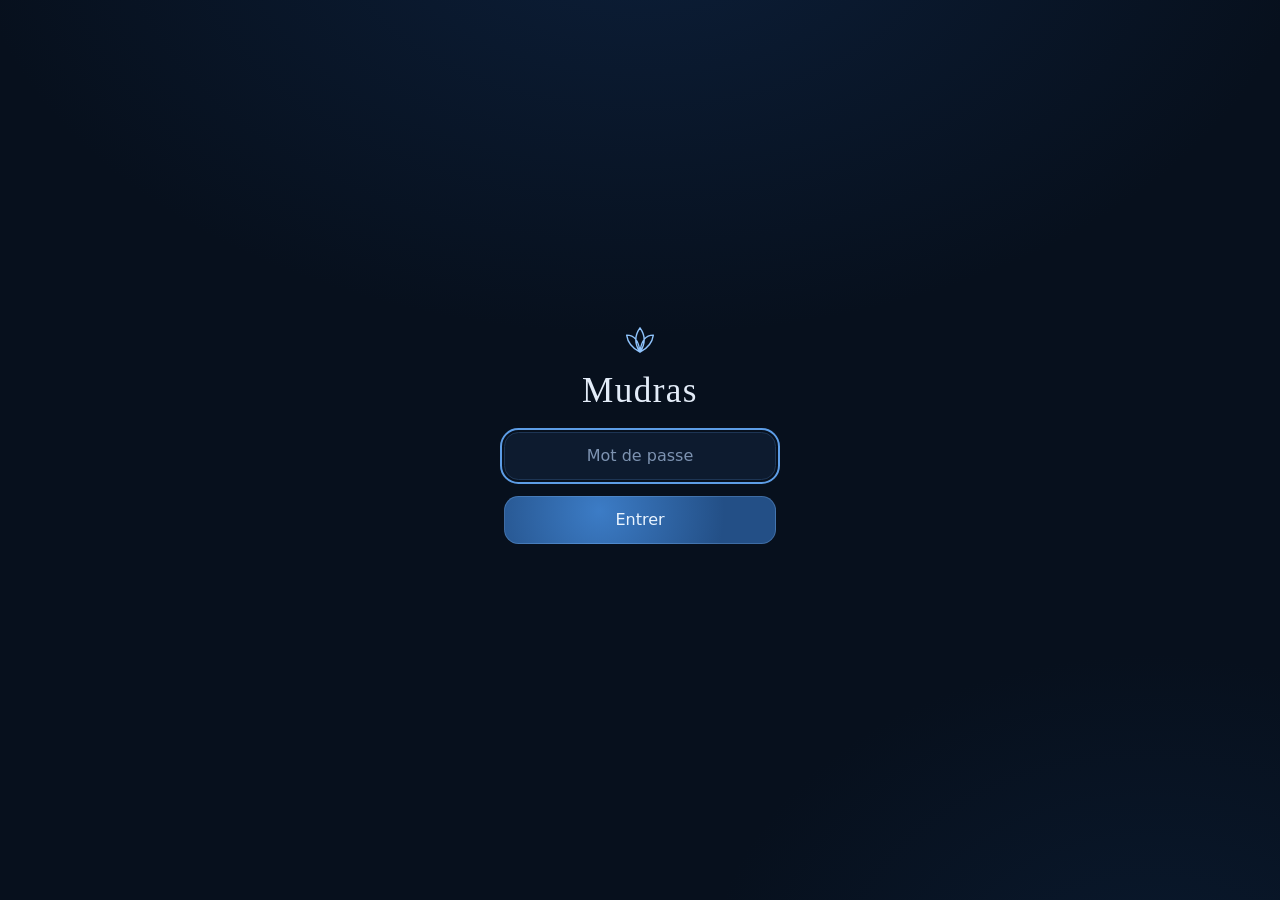
<file: mudrasweb/index.html>
<!doctype html>
<html lang="fr">
<head>
  <meta charset="utf-8">
  <meta name="viewport" content="width=device-width, initial-scale=1">
  <meta name="theme-color" content="#07101d">
  <meta name="color-scheme" content="dark">
  <link rel="icon" href="data:image/svg+xml,%3Csvg xmlns=%22http://www.w3.org/2000/svg%22 viewBox=%220 0 28 28%22%3E%3Crect width=%2228%22 height=%2228%22 rx=%227%22 fill=%22%230d1b2f%22/%3E%3Cpath d=%22M14 24C8 21 4 17 3 10c6 0 10 4 11 14Zm0 0c6-3 10-7 11-14-6 0-10 4-11 14Zm0 0c-4-6-5-13 0-20 5 7 4 14 0 20Z%22 fill=%22none%22 stroke=%22%238fc3fb%22 stroke-width=%221.3%22 stroke-linejoin=%22round%22/%3E%3C/svg%3E">
  <meta name="description" content="Découvrez un mudra au hasard parmi 68 cartes illustrées.">
  <title>Mudras</title>
  <script>
    // Simple password gate (not real security: it only keeps casual visitors out).
    try { if (localStorage.getItem("mudras-acces") === "9w98pmoj7c") document.documentElement.classList.add("ouvert"); } catch {}
  </script>
  <link rel="stylesheet" href="style.css">
  <script defer src="cartes.js"></script>
  <script defer src="app.js"></script>
</head>
<body>
  <form class="porte" id="porte" autocomplete="off">
    <svg width="34" height="34" viewBox="0 0 28 28" fill="none" aria-hidden="true">
      <path d="M14 24C8 21 4 17 3 10c6 0 10 4 11 14Zm0 0c6-3 10-7 11-14-6 0-10 4-11 14Zm0 0c-4-6-5-13 0-20 5 7 4 14 0 20Z" stroke="currentColor" stroke-width="1.15" stroke-linejoin="round"/>
    </svg>
    <h1 class="porte-titre">Mudras</h1>
    <label class="sr-only" for="mdp">Mot de passe</label>
    <input id="mdp" type="password" placeholder="Mot de passe" autofocus>
    <button type="submit">Entrer</button>
    <p id="porte-erreur" role="alert"></p>
  </form>
  <header class="masthead">
    <svg width="27" height="27" viewBox="0 0 28 28" fill="none" aria-hidden="true">
      <path d="M14 24C8 21 4 17 3 10c6 0 10 4 11 14Zm0 0c6-3 10-7 11-14-6 0-10 4-11 14Zm0 0c-4-6-5-13 0-20 5 7 4 14 0 20Z" stroke="currentColor" stroke-width="1.15" stroke-linejoin="round"/>
    </svg>
    <span>Mudras</span>
  </header>

  <main>
    <noscript>Activez JavaScript pour tirer une carte de mudra.</noscript>
    <div id="tirage" hidden>
      <article class="card" aria-labelledby="theme">
        <figure class="illustration">
          <div class="halo" aria-hidden="true"></div>
          <img id="geste" alt="">
        </figure>
        <div class="identite">
          <p class="nom" id="nom"></p>
          <h1 id="theme"></h1>
          <span class="separateur" aria-hidden="true"></span>
          <p class="devise" id="devise"></p>
        </div>
      </article>

      <div class="actions">
        <button id="de" type="button" aria-label="Tirer un autre mudra" title="Tirer un autre mudra">
          <svg viewBox="0 0 34 34" width="32" height="32" aria-hidden="true">
            <rect x="5" y="5" width="24" height="24" rx="5.5" fill="none" stroke="currentColor" stroke-width="1.55"/>
            <circle cx="11.5" cy="11.5" r="1.55" fill="currentColor"/>
            <circle cx="22.5" cy="11.5" r="1.55" fill="currentColor"/>
            <circle cx="17" cy="17" r="1.55" fill="currentColor"/>
            <circle cx="11.5" cy="22.5" r="1.55" fill="currentColor"/>
            <circle cx="22.5" cy="22.5" r="1.55" fill="currentColor"/>
          </svg>
        </button>
      </div>
      <p class="sr-only" id="annonce" role="status"></p>

      <section class="verso" aria-label="Signification">
        <div class="verso-entete">
          <p id="sous-titre" hidden></p>
        </div>
        <div id="signification"></div>
        <blockquote id="affirmation" hidden></blockquote>
      </section>

      <section class="galerie" aria-label="Tous les mudras">
        <ul id="grille" role="list"></ul>
      </section>
    </div>
  </main>
</body>
</html>
</file>
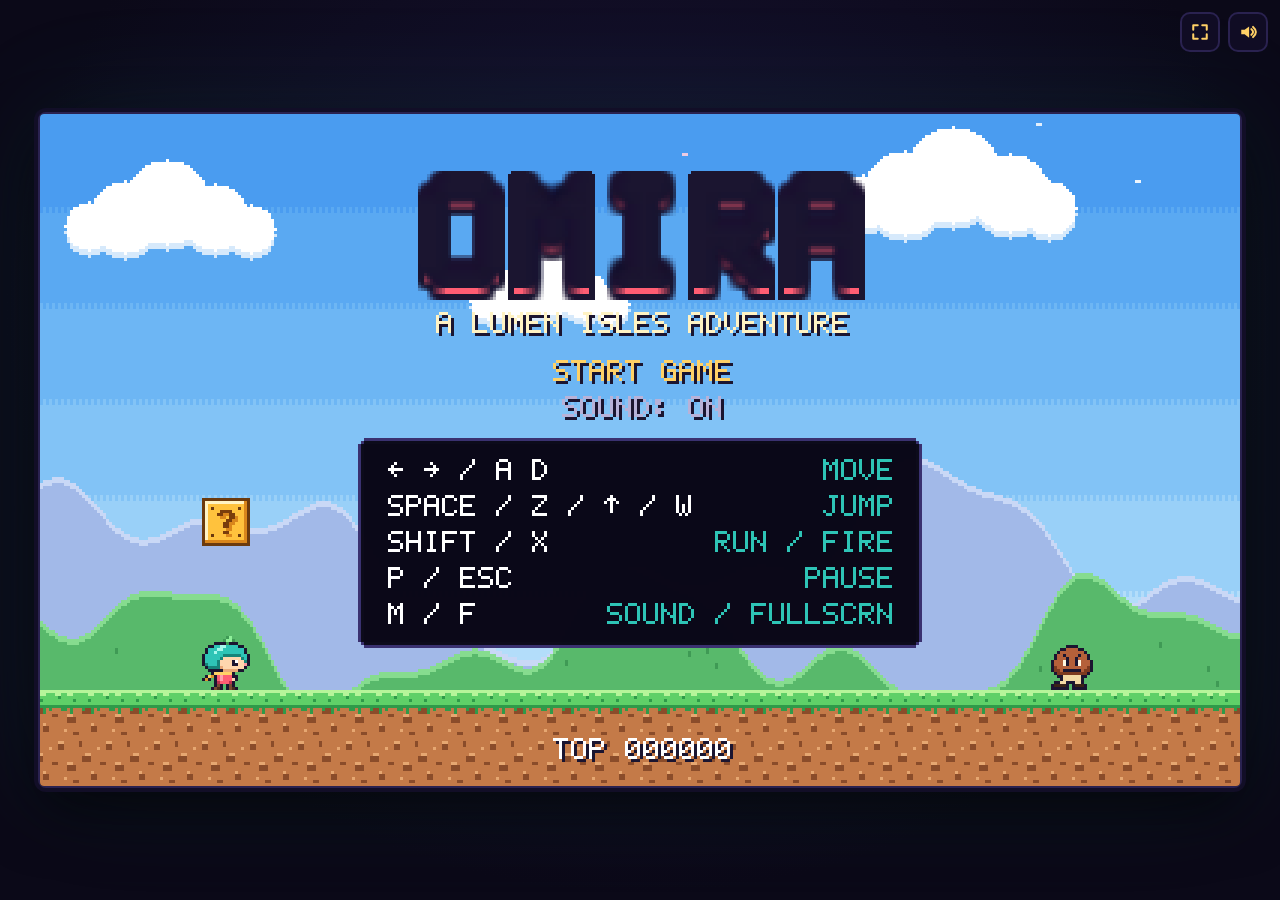
<file: OMARI/index.html>
<!doctype html>
<html lang="en">
<head>
  <meta charset="utf-8">
  <meta name="viewport" content="width=device-width, initial-scale=1, maximum-scale=1, user-scalable=no, viewport-fit=cover">
  <meta name="apple-mobile-web-app-capable" content="yes">
  <meta name="mobile-web-app-capable" content="yes">
  <meta name="apple-mobile-web-app-status-bar-style" content="black-translucent">
  <meta name="theme-color" content="#0b0918">
  <title>OMIRA</title>
  <meta name="description" content="OMIRA — a handcrafted 2D platformer homage. Pure HTML5 canvas and Web Audio.">
  <link rel="stylesheet" href="style.css">
</head>
<body>
  <main id="stage">
    <div id="frame">
      <canvas id="game" width="400" height="224" aria-label="OMIRA game screen"></canvas>
    </div>
  </main>

  <div id="toolbar">
    <button id="pause" class="tool touch-only" type="button" aria-label="Pause" title="Pause (P)">
      <svg viewBox="0 0 16 16" aria-hidden="true"><path d="M4 3h3v10H4zM9 3h3v10H9z"/></svg>
    </button>
    <button id="fs" class="tool" type="button" aria-label="Toggle fullscreen" title="Fullscreen (F)">
      <svg class="icon-enter" viewBox="0 0 16 16" aria-hidden="true"><path class="line" d="M2 6V2h4M10 2h4v4M14 10v4h-4M6 14H2v-4"/></svg>
      <svg class="icon-exit" viewBox="0 0 16 16" aria-hidden="true"><path class="line" d="M6 2v4H2M14 6h-4V2M10 14v-4h4M2 10h4v4"/></svg>
    </button>
    <button id="mute" class="tool" type="button" aria-label="Toggle sound" title="Toggle sound (M)">
      <svg class="icon-on" viewBox="0 0 16 16" aria-hidden="true"><path d="M2 6h3l4-3v10L5 10H2z"/><path class="line" d="M11 5.5c1 .8 1.5 1.6 1.5 2.5s-.5 1.7-1.5 2.5M12.5 3.5C14 4.8 15 6.3 15 8s-1 3.2-2.5 4.5"/></svg>
      <svg class="icon-off" viewBox="0 0 16 16" aria-hidden="true"><path d="M2 6h3l4-3v10L5 10H2z"/><path class="line" d="M11 6l4 4M15 6l-4 4"/></svg>
    </button>
  </div>

  <div id="touch" class="touch-only" aria-hidden="true">
    <div id="dpad"><span class="arrow l"></span><span class="arrow r"></span></div>
    <div id="btns"><span id="bB" class="btn">B</span><span id="bA" class="btn">A</span></div>
  </div>

  <div id="toast" role="status" aria-live="polite"></div>

  <script src="game.js"></script>
</body>
</html>
</file>
<file: chickaroo/style.css>
:root {
  --bg: #0b0918;
  --bg-2: #171233;
  --edge: #2a2250;
  --accent: #2ec4b6;
  --gold: #ffd166;
  --coral: #ff5d73;
  --safe-t: env(safe-area-inset-top, 0px);
  --safe-r: env(safe-area-inset-right, 0px);
  --safe-b: env(safe-area-inset-bottom, 0px);
  --safe-l: env(safe-area-inset-left, 0px);
}

* { box-sizing: border-box; }

html, body {
  margin: 0;
  height: 100%;
  overflow: hidden;
  background: radial-gradient(ellipse at 50% 35%, var(--bg-2) 0%, var(--bg) 70%) fixed;
  background-color: var(--bg);
  color: #fff;
  font-family: system-ui, sans-serif;
  -webkit-user-select: none;
  user-select: none;
  -webkit-touch-callout: none;
  -webkit-tap-highlight-color: transparent;
  touch-action: none;
  overscroll-behavior: none;
}

#stage {
  position: fixed;
  inset: 0;
  display: flex;
  align-items: center;
  justify-content: center;
}

#loading {
  position: fixed;
  inset: 0;
  display: grid;
  place-items: center;
  pointer-events: none;
  z-index: 30;
}
#loading img {
  display: block;
  width: min(96px, 24vmin);
  height: auto;
}
html:not(.loading) #loading { display: none; }

.loading #frame, .loading #toolbar, .loading #touch { visibility: hidden; }
#frame {
  position: relative;
  line-height: 0;
  border-radius: 6px;
  box-shadow:
    0 0 0 2px var(--edge),
    0 0 0 6px #120e27,
    0 24px 60px rgba(0, 0, 0, .65),
    0 0 120px rgba(46, 196, 182, .12);
}

#game {
  display: block;
  width: 400px;
  height: 224px;
  border-radius: 4px;
  image-rendering: pixelated;
  image-rendering: crisp-edges;
  background: #000;
  outline: none;
}
/* drawn at least as sharp as the display (SCREEN_K, boot.js fit): the browser just smooths the last bit of scaling */
#game.smooth { image-rendering: auto; }

/* ---------- toolbar (pause / fullscreen) ---------- */
#toolbar {
  position: fixed;
  top: calc(12px + var(--safe-t));
  right: calc(12px + var(--safe-r));
  display: flex;
  gap: 8px;
  z-index: 10;
}
.tool {
  width: 40px;
  height: 40px;
  padding: 9px;
  border: 2px solid var(--edge);
  border-radius: 10px;
  background: rgba(18, 14, 39, .85);
  color: var(--gold);
  cursor: pointer;
  touch-action: manipulation;
  transition: transform .12s ease, border-color .12s ease;
}
.tool:hover { transform: translateY(-1px); border-color: var(--accent); }
.tool:focus-visible { outline: 2px solid var(--accent); outline-offset: 2px; }
.tool svg { width: 100%; height: 100%; display: block; }
.tool path { fill: currentColor; }
.tool path.line { fill: none; stroke: currentColor; stroke-width: 1.8; stroke-linecap: round; stroke-linejoin: round; }

#fs .icon-exit { display: none; }
#fs.on .icon-enter { display: none; }
#fs.on .icon-exit { display: block; }

/* ---------- touch controls ---------- */
.touch-only { display: none; }
html.touch .touch-only { display: block; }
html.touch #frame { box-shadow: 0 0 0 2px var(--edge), 0 12px 40px rgba(0, 0, 0, .6); border-radius: 0; }
html.touch #game { border-radius: 0; }

/* landscape phone: the game fills the screen, controls float over its lower corners */
html.touch #toolbar { flex-direction: column; }
html.touch .tool { width: 38px; height: 38px; padding: 8px; background: rgba(18, 14, 39, .6); }

/* --ui scales the whole overlay to the phone (boot.js fit): about 1 on a typical phone held sideways */
#touch {
  position: fixed;
  inset: 0;
  pointer-events: none;
  z-index: 5;
  transition: opacity .2s ease;
}
#dpad, #btns, #autorun {
  position: absolute;
  pointer-events: auto;
  touch-action: none;
}

/* the stick: a round base with a knob that follows the thumb. The touch area is bigger than the base,
   so a thumb that wanders a little off it still steers */
#dpad {
  left: calc(4px + var(--safe-l));
  bottom: calc(4px + var(--safe-b));
  width: 180px;
  height: 180px;
  transform: scale(var(--ui, 1));
  transform-origin: left bottom;
}
#dpad .base {
  position: absolute;
  left: 22px;
  top: 22px;
  width: 136px;
  height: 136px;
  border-radius: 50%;
  background: radial-gradient(circle, rgba(18, 14, 39, .2) 0%, rgba(18, 14, 39, .45) 70%);
  border: 2px solid rgba(255, 255, 255, .22);
}
#dpad .knob {
  position: absolute;
  left: 50%;
  top: 50%;
  width: 58px;
  height: 58px;
  margin: -29px 0 0 -29px;
  border-radius: 50%;
  background: rgba(255, 255, 255, .22);
  border: 2px solid rgba(255, 255, 255, .45);
  box-shadow: 0 2px 8px rgba(0, 0, 0, .35);
  transform: translate(var(--kx, 0px), var(--ky, 0px));
}
#dpad.held .knob { background: rgba(255, 209, 102, .35); border-color: rgba(255, 209, 102, .85); }
#dpad .chev {
  position: absolute;
  width: 0;
  height: 0;
  border: 8px solid transparent;
  opacity: .55;
  transition: opacity .06s ease;
}
#dpad .chev.u { left: 50%; top: 8px; margin-left: -8px; border-bottom: 11px solid #fff; border-top-width: 0; }
#dpad .chev.d { left: 50%; bottom: 8px; margin-left: -8px; border-top: 11px solid #fff; border-bottom-width: 0; }
#dpad .chev.l { top: 50%; left: 8px; margin-top: -8px; border-right: 11px solid #fff; border-left-width: 0; }
#dpad .chev.r { top: 50%; right: 8px; margin-top: -8px; border-left: 11px solid #fff; border-right-width: 0; }
#dpad.up .chev.u, #dpad.down .chev.d, #dpad.left .chev.l, #dpad.right .chev.r { opacity: 1; border-top-color: transparent; }
#dpad.up .chev.u { border-bottom-color: var(--gold); }
#dpad.down .chev.d { border-top-color: var(--gold); border-bottom-color: transparent; }
#dpad.left .chev.l { border-right-color: var(--gold); }
#dpad.right .chev.r { border-left-color: var(--gold); }

/* auto-run chip, just above the stick (it changes how the stick moves him) */
#autorun {
  left: calc(26px + var(--safe-l));
  bottom: calc(4px + 162px * var(--ui, 1) + var(--safe-b));
  display: flex;
  align-items: center;
  gap: 6px;
  padding: 5px 10px 5px 8px;
  border-radius: 14px;
  border: 2px solid rgba(255, 255, 255, .22);
  background: rgba(18, 14, 39, .5);
  color: rgba(255, 255, 255, .6);
  font: 800 10px/1 system-ui, sans-serif;
  letter-spacing: .06em;
  cursor: pointer;
}
#autorun .dot { width: 8px; height: 8px; border-radius: 50%; background: rgba(255, 255, 255, .3); }
#autorun.on { color: #fff; border-color: rgba(46, 196, 182, .7); }
#autorun.on .dot { background: var(--accent); box-shadow: 0 0 6px var(--accent); }

/* the face buttons in a controller's diamond, the same on every controller: jump at the bottom (biggest, where the
   thumb rests), run / fire on the left (one thumb can lie across both), spin attack on top, roll on the right */
#btns {
  right: calc(8px + var(--safe-r));
  bottom: calc(6px + var(--safe-b));
  width: 210px;
  height: 200px;
  transform: scale(var(--ui, 1));
  transform-origin: right bottom;
}
#btns .btn {
  position: absolute;
  border-radius: 50%;
  display: flex;
  flex-direction: column;
  align-items: center;
  justify-content: center;
  color: rgba(255, 255, 255, .92);
  border: 2px solid rgba(255, 255, 255, .28);
  box-shadow: 0 2px 8px rgba(0, 0, 0, .3);
  transition: transform .06s ease, background-color .06s ease;
}
#btns .btn i { font: 800 12px/1 system-ui, sans-serif; font-style: normal; letter-spacing: .05em; }
#bB i { font-size: 10px; }
#bA { width: 74px; height: 74px; left: 68px; top: 122px; background: rgba(255, 93, 115, .45); }
#bB { width: 62px; height: 62px; left: 10px; top: 69px; background: rgba(46, 196, 182, .38); }
#bS { width: 62px; height: 62px; left: 74px; top: 8px; background: rgba(255, 209, 102, .3); }
#bR { width: 62px; height: 62px; left: 138px; top: 69px; background: rgba(160, 130, 255, .32); }
#btns .btn.on { transform: scale(.92); border-color: #fff; }
#bA.on { background: rgba(255, 93, 115, .8); }
#bB.on { background: rgba(46, 196, 182, .75); }
#bS.on { background: rgba(255, 209, 102, .7); }
#bR.on { background: rgba(160, 130, 255, .7); }

/* faint while resting so the game shows through; a press lights up what's under the thumb */
#dpad .base, #btns .btn, #autorun { opacity: .3; transition: opacity .08s ease, transform .06s ease, background-color .06s ease; }
#dpad.held .base, #btns .btn.on { opacity: .6; }

/* a controller plugged in or paired: the touch controls step aside until it's gone again */
html.pad #touch, html.pad #toolbar .touch-only { display: none; }

/* menus are tapped directly: the play controls step out of the way */
html.menus #touch, html.menus .play-only { opacity: 0; visibility: hidden; }
html.touch:not(.playing) .play-only { display: none; }

/* ---------- turn the phone sideways ---------- */
#rotate {
  position: fixed;
  inset: 0;
  z-index: 40;
  display: none;
  flex-direction: column;
  align-items: center;
  justify-content: center;
  gap: 6px;
  padding: 24px;
  text-align: center;
  background: radial-gradient(ellipse at 50% 40%, var(--bg-2) 0%, var(--bg) 75%);
  color: #fff;
  font-family: Fredoka, system-ui, sans-serif;
}
html.touch.portrait #rotate { display: flex; }
html.touch.portrait #touch, html.touch.portrait #toolbar { visibility: hidden; }
#rotate .big { margin: 18px 0 0; font-size: 22px; font-weight: 700; color: var(--gold); }
#rotate .small { margin: 0; font-size: 14px; color: #b8b2d8; max-width: 260px; }
#rotate .phone {
  width: 54px;
  height: 92px;
  border: 4px solid #fff;
  border-radius: 10px;
  position: relative;
  animation: tilt 2.4s ease-in-out infinite;
}
#rotate .phone span {
  position: absolute;
  left: 50%;
  bottom: 5px;
  width: 10px;
  height: 4px;
  margin-left: -5px;
  border-radius: 2px;
  background: #fff;
}
@keyframes tilt {
  0%, 25% { transform: rotate(0deg); }
  55%, 85% { transform: rotate(-90deg); border-color: var(--accent); }
  100% { transform: rotate(0deg); }
}
@media (prefers-reduced-motion: reduce) { #rotate .phone { animation: none; transform: rotate(-90deg); } }

/* portrait phone: the game waits behind the turn-sideways screen (#rotate) */
html.touch.portrait #stage { align-items: flex-start; padding-top: calc(64px + var(--safe-t)); }

/* ---------- toast ---------- */
#toast {
  position: fixed;
  left: 50%;
  top: calc(16px + var(--safe-t));
  transform: translate(-50%, -8px);
  padding: 10px 14px;
  border-radius: 10px;
  background: rgba(18, 14, 39, .92);
  border: 2px solid var(--edge);
  color: #fff;
  font-size: 14px;
  opacity: 0;
  pointer-events: none;
  transition: opacity .2s ease, transform .2s ease;
  z-index: 20;
  max-width: calc(100vw - 32px);
  text-align: center;
}
#toast.show { opacity: 1; transform: translate(-50%, 0); }

/* edge to edge (fullscreen, or a phone on its side): no frame, nothing round the picture but a dark blue */
html.edge, html.edge body { background: #000; }
html.loading, html.loading body,
html.edge #frame { box-shadow: none; border-radius: 0; }
html.edge #game { border-radius: 0; }
html.edge:not(.touch) #toolbar { opacity: 0; transition: opacity .3s ease; }
html.edge:not(.touch) #toolbar:hover { opacity: 1; }
</file>
<file: emojiland/styles.css>
html,
body {
    margin: 0;
    padding: 0;
    background-color: #000;
    overflow: hidden;
    width: 100%;
    height: 100%;
    position: fixed;
    touch-action: none;
}

canvas {
    display: block;
    width: 100%;
    height: 100%;
    touch-action: none;
}

#desktop-ui {
    display: none;
    position: fixed;
    inset: 0;
    pointer-events: none;
    z-index: 220;
    font-family: 'Outfit', sans-serif;
}

#desktop-ui.active {
    display: block;
}

#desktop-settings-button {
    pointer-events: auto;
    position: absolute;
    top: 18px;
    right: 18px;
    width: 44px;
    height: 44px;
    border: 0;
    background: rgba(12, 18, 18, 0.72);
    color: #fff6d6;
    border-radius: 12px;
    font-size: 24px;
    line-height: 1;
    box-shadow: 0 14px 28px rgba(0, 0, 0, 0.28);
    backdrop-filter: blur(10px);
    cursor: pointer;
    transition: transform 0.15s ease, background 0.15s ease, opacity 0.15s ease;
}

#desktop-settings-button:hover,
#desktop-settings-button.is-active {
    transform: translateY(-1px);
    background: rgba(36, 56, 54, 0.9);
}

#desktop-settings-menu {
    display: none;
    position: absolute;
    top: 72px;
    right: 18px;
    pointer-events: none;
}

#desktop-settings-menu.is-open {
    display: block;
    pointer-events: auto;
}

.desktop-settings-panel {
    width: min(420px, calc(100vw - 36px));
    padding: 18px;
    border-radius: 18px;
    background: rgba(10, 14, 16, 0.92);
    border: 1px solid rgba(243, 226, 173, 0.28);
    box-shadow: 0 22px 48px rgba(0, 0, 0, 0.42);
    color: #f7f2e0;
}

.desktop-settings-header {
    display: flex;
    align-items: center;
    justify-content: space-between;
    gap: 12px;
    margin-bottom: 14px;
}

.desktop-settings-title {
    font-size: 22px;
    font-weight: 700;
    letter-spacing: 0.02em;
}

#desktop-settings-close,
#desktop-settings-reset,
.desktop-settings-bind {
    font: inherit;
}

#desktop-settings-close {
    border: 0;
    background: rgba(255, 255, 255, 0.08);
    color: #fff;
    width: 34px;
    height: 34px;
    border-radius: 10px;
    cursor: pointer;
}

#desktop-settings-rows {
    display: grid;
    gap: 10px;
}

.desktop-settings-row {
    display: grid;
    grid-template-columns: minmax(0, 1fr) auto;
    gap: 12px;
    align-items: center;
}

.desktop-settings-label {
    font-size: 15px;
    font-weight: 600;
}

.desktop-settings-bind {
    min-width: 150px;
    padding: 10px 14px;
    border-radius: 12px;
    border: 1px solid rgba(255, 248, 220, 0.24);
    background: rgba(255, 255, 255, 0.08);
    color: #fffef7;
    cursor: pointer;
    text-align: center;
}

.desktop-settings-bind.is-listening {
    border-color: rgba(255, 215, 79, 0.75);
    background: rgba(255, 215, 79, 0.18);
    color: #fff0b0;
}

#desktop-settings-hint {
    margin-top: 14px;
    font-size: 13px;
    line-height: 1.4;
    color: rgba(255, 247, 221, 0.78);
}

#desktop-settings-reset {
    margin-top: 14px;
    width: 100%;
    min-height: 42px;
    border-radius: 12px;
    border: 1px solid rgba(255, 248, 220, 0.24);
    background: rgba(181, 220, 165, 0.12);
    color: #f7f2e0;
    cursor: pointer;
}

@media (pointer: coarse) {
    #desktop-ui {
        display: none !important;
    }
}

#mobile-ui {
    display: none;
    position: absolute;
    top: 0;
    left: 0;
    right: 0;
    bottom: 0;
    pointer-events: none;
    z-index: 100;
    box-sizing: border-box;
}

@media (pointer: coarse) {
    #mobile-ui {
        display: none;
        justify-content: space-between;
        align-items: flex-end;
        /* Keep controls inside natural thumb zones instead of edge corners */
        padding-left: clamp(16px, 4vw, 56px);
        padding-right: clamp(16px, 4vw, 56px);
        padding-bottom: clamp(18px, 5vh, 48px);
        padding-bottom: max(clamp(18px, 5vh, 48px), env(safe-area-inset-bottom));
    }

    #mobile-ui.active {
        display: flex;
    }
}

.ui-btn {
    pointer-events: auto;
    background: rgba(255, 255, 255, 0.15);
    border: 1px solid rgba(255, 255, 255, 0.4);
    /* Thinner border */
    color: rgba(255, 255, 255, 0.9);
    border-radius: 50%;
    backdrop-filter: blur(4px);
    -webkit-backdrop-filter: blur(4px);
    display: flex;
    justify-content: center;
    align-items: center;
    font-size: 22px;
    font-weight: bold;
    user-select: none;
    -webkit-user-select: none;
    outline: none;
    -webkit-tap-highlight-color: transparent;
    touch-action: none;
    width: 48px;
    height: 48px;
    margin: 4px;
    box-shadow: 0 4px 6px rgba(0, 0, 0, 0.3);
    cursor: pointer;
    opacity: 0.33;
    /* Low opacity like the joystick */
    transition: opacity 0.2s ease, transform 0.1s ease;
}

.ui-btn:active {
    background: rgba(255, 255, 255, 0.4);
    transform: scale(0.95);
    opacity: 0.6;
    /* More visible on press */
}

.joystick-zone {
    width: clamp(190px, 30vw, 230px);
    height: clamp(190px, 30vw, 230px);
    background: rgba(255, 255, 255, 0.1);
    border: 1px solid rgba(255, 255, 255, 0.3);
    /* Thinner border */
    border-radius: 50%;
    position: relative;
    pointer-events: auto;
    touch-action: none;
    margin-bottom: 0;
    margin-left: 0;
    backdrop-filter: blur(4px);
    -webkit-backdrop-filter: blur(4px);
    box-shadow: 0 4px 10px rgba(0, 0, 0, 0.3);
    opacity: 0.06;
    /* Subtle default visibility; still clear on touch */
    transition: opacity 0.3s ease;
}

.joystick-zone:active {
    opacity: 1;
    /* Slightly more visible when used */
}

.joystick-knob {
    width: 100px;
    height: 100px;
    background: rgba(255, 255, 255, 0.6);
    border: 2px solid rgba(255, 255, 255, 0.8);
    border-radius: 50%;
    position: absolute;
    top: 50%;
    left: 50%;
    transform: translate(-50%, -50%);
    pointer-events: none;
    box-shadow: 0 4px 6px rgba(0, 0, 0, 0.4);
    transition: transform 0.05s ease-out;
    /* smooth follow */
}

/* Remove CSS that cancels out touch actions on the general page? No, we need it. */

.action-buttons {
    position: relative;
    width: 214px;
    height: 182px;
    margin-bottom: 0;
    margin-right: 0;
}

.ui-btn-large {
    width: 64px;
    height: 64px;
    font-size: 33px;
}

/* Positioning specific buttons in an ergonomic thumb arc */
#btn-jump {
    position: absolute;
    bottom: 0;
    right: 0;
    margin: 0;
}

#btn-roll {
    position: absolute;
    bottom: 26px;
    left: 2px;
    margin: 0;
}

#btn-attack {
    position: absolute;
    bottom: 8px;
    right: 76px;
    margin: 0;
}

#btn-charge-toggle {
    position: absolute;
    bottom: 96px;
    left: 6px;
    margin: 0;
    font-size: 26px;
}

#btn-charge-toggle.is-active {
    opacity: 0.65;
    background: rgba(255, 176, 48, 0.35);
    border-color: rgba(255, 214, 128, 0.7);
}

#btn-bomb {
    position: absolute;
    top: 2px;
    right: 24px;
    margin: 0;
}

#btn-portal {
    position: absolute;
    bottom: 92px;
    right: -6px;
    margin: 0;
    font-size: 24px;
}

@media (pointer: coarse) and (orientation: landscape) {
    #mobile-ui {
        /* Typical landscape comfort zone: inward from edges and up from bottom */
        padding-left: clamp(28px, 7vw, 96px);
        padding-right: clamp(28px, 7vw, 96px);
        padding-bottom: clamp(20px, 7vh, 64px);
        padding-bottom: max(clamp(20px, 7vh, 64px), env(safe-area-inset-bottom));
    }

    .joystick-zone {
        width: clamp(185px, 26vw, 220px);
        height: clamp(185px, 26vw, 220px);
    }

    .action-buttons {
        width: 222px;
        height: 186px;
    }
}

@media (pointer: coarse) {
    .ui-btn-large {
        width: 78px;
        height: 78px;
        font-size: 36px;
    }

    .action-buttons {
        width: 228px;
        height: 190px;
    }

    #btn-jump {
        right: 0;
        bottom: 0;
    }

    #btn-roll {
        bottom: 30px;
        left: 0;
    }

    #btn-attack {
        right: 88px;
        bottom: 8px;
    }

    #btn-charge-toggle {
        bottom: 122px;
        left: 2px;
        font-size: 28px;
    }

    #btn-bomb {
        top: 0;
        right: 28px;
    }

    #btn-portal {
        bottom: 98px;
        right: -8px;
        font-size: 26px;
    }

    .ui-btn,
    .joystick-zone {
        backdrop-filter: none;
        -webkit-backdrop-filter: none;
        box-shadow: none;
    }
}

#btn-pause {
    position: absolute;
    top: 20px;
    right: 20px;
    font-size: 32px;
    width: auto;
    height: auto;
    margin: 0;
    padding: 0;
    line-height: 1;
    background: none;
    border: none;
    border-radius: 0;
    box-shadow: none;
    backdrop-filter: none;
    -webkit-backdrop-filter: none;
    opacity: 0.5;
}

#btn-pause:active {
    background: none;
    transform: scale(1.2);
    opacity: 1;
}

#btn-layout {
    position: absolute;
    top: 20px;
    right: 68px;
    z-index: 170;
    font-size: 32px;
    width: auto;
    height: auto;
    margin: 0;
    padding: 0;
    line-height: 1;
    background: none;
    border: none;
    border-radius: 0;
    box-shadow: none;
    backdrop-filter: none;
    -webkit-backdrop-filter: none;
    opacity: 0.5;
}

#btn-layout:active,
#btn-layout.is-active {
    background: none;
    transform: scale(1.2);
    opacity: 1;
}

#btn-layout-reset {
    display: none;
    position: fixed;
    left: 50%;
    top: max(14px, env(safe-area-inset-top));
    right: auto;
    min-height: 38px;
    width: auto;
    margin: 0;
    padding: 0 16px;
    line-height: 1;
    border-radius: 999px;
    border: 1px solid rgba(255, 255, 255, 0.6);
    background: rgba(0, 0, 0, 0.72);
    box-shadow: 0 8px 20px rgba(0, 0, 0, 0.4);
    backdrop-filter: blur(3px);
    -webkit-backdrop-filter: blur(3px);
    color: rgba(255, 255, 255, 0.98);
    font-family: system-ui, -apple-system, BlinkMacSystemFont, 'Segoe UI', sans-serif;
    font-size: 13px;
    font-weight: 700;
    letter-spacing: 0.01em;
    text-transform: none;
    white-space: nowrap;
    opacity: 0.96;
    transform: translateX(-50%);
    z-index: 160;
}

#mobile-ui.layout-edit-mode #btn-layout-reset {
    display: flex;
    align-items: center;
    justify-content: center;
}

#btn-layout-reset:active {
    transform: translateX(-50%) scale(0.97);
    opacity: 1;
}

#layout-edit-hint {
    display: none;
    position: fixed;
    left: 50%;
    top: calc(50% - 52px);
    transform: translate(-50%, -50%);
    max-width: min(82vw, 360px);
    padding: 8px 14px;
    border-radius: 0;
    background: rgba(0, 0, 0, 0.66);
    border: 1px solid rgba(255, 255, 255, 0.46);
    color: rgba(255, 255, 255, 0.96);
    font-family: system-ui, -apple-system, BlinkMacSystemFont, 'Segoe UI', sans-serif;
    font-size: 13px;
    font-weight: 700;
    text-align: center;
    letter-spacing: 0.01em;
    pointer-events: none;
    opacity: 0;
    z-index: 161;
    transition: opacity 0.18s ease;
}

#mobile-ui.layout-edit-mode #layout-edit-hint {
    display: block;
    opacity: 1;
}

#layout-reset-confirm {
    display: none;
    position: fixed;
    inset: 0;
    align-items: center;
    justify-content: center;
    padding: 20px;
    box-sizing: border-box;
    background: rgba(0, 0, 0, 0.56);
    z-index: 190;
    pointer-events: none;
}

#layout-reset-confirm.is-open {
    display: flex;
    pointer-events: auto;
}

.layout-reset-confirm-panel {
    width: min(90vw, 340px);
    padding: 16px;
    border-radius: 14px;
    border: 1px solid rgba(255, 255, 255, 0.45);
    background: rgba(12, 12, 12, 0.9);
    box-shadow: 0 16px 28px rgba(0, 0, 0, 0.45);
    color: rgba(255, 255, 255, 0.96);
    font-family: system-ui, -apple-system, BlinkMacSystemFont, 'Segoe UI', sans-serif;
}

.layout-reset-confirm-text {
    font-size: 14px;
    font-weight: 700;
    line-height: 1.35;
    text-align: center;
    margin-bottom: 12px;
}

.layout-reset-confirm-actions {
    display: flex;
    gap: 10px;
}

.layout-reset-confirm-btn {
    appearance: none;
    -webkit-appearance: none;
    flex: 1 1 0;
    min-height: 40px;
    border-radius: 10px;
    border: 1px solid rgba(255, 255, 255, 0.46);
    background: rgba(255, 255, 255, 0.14);
    color: rgba(255, 255, 255, 0.98);
    font-size: 14px;
    font-weight: 700;
    line-height: 1;
    touch-action: manipulation;
}

.layout-reset-confirm-btn.is-danger {
    background: rgba(220, 76, 76, 0.25);
    border-color: rgba(255, 156, 156, 0.7);
}

.layout-reset-confirm-btn:active {
    transform: scale(0.98);
}

#btn-camera {
    position: absolute;
    top: 24px;
    left: 170px;
    font-size: 22px;
    width: auto;
    height: auto;
    margin: 0;
    padding: 0;
    line-height: 1;
    background: none;
    border: none;
    border-radius: 0;
    box-shadow: none;
    backdrop-filter: none;
    -webkit-backdrop-filter: none;
    opacity: 1;
    transition: opacity 0.2s ease, transform 0.15s ease;
}

#btn-camera:active {
    background: none;
    transform: scale(1.3);
    opacity: 1;
}

#mobile-ui.layout-edit-mode #joystick-zone,
#mobile-ui.layout-edit-mode #btn-jump,
#mobile-ui.layout-edit-mode #btn-roll,
#mobile-ui.layout-edit-mode #btn-attack,
#mobile-ui.layout-edit-mode #btn-charge-toggle,
#mobile-ui.layout-edit-mode #btn-bomb,
#mobile-ui.layout-edit-mode #btn-portal {
    outline: 2px dashed rgba(255, 255, 255, 0.55);
    outline-offset: 2px;
    opacity: 1;
}

#orientation-warning {
    display: none;
    position: fixed;
    top: 0;
    left: 0;
    width: 100%;
    height: 100%;
    background: radial-gradient(circle at center, #1a1a2e 0%, #0f0f1a 100%);
    z-index: 9999;
    color: white;
    justify-content: center;
    align-items: center;
    text-align: center;
    padding: 20px;
    box-sizing: border-box;
    font-family: 'Outfit', sans-serif;
    backdrop-filter: blur(10px);
    -webkit-backdrop-filter: blur(10px);
}

@media (pointer: coarse) and (orientation: portrait) {
    #orientation-warning {
        display: flex;
    }
}

.warning-content {
    animation: fadeInScale 0.5s ease-out;
}

.warning-icon {
    font-size: 80px;
    margin-bottom: 20px;
    animation: rotatePulse 2s infinite ease-in-out;
    display: inline-block;
}

.warning-text {
    font-size: 28px;
    font-weight: 700;
    letter-spacing: -0.5px;
    max-width: 300px;
    line-height: 1.3;
    text-shadow: 0 4px 10px rgba(0, 0, 0, 0.5);
}

.warning-subtext {
    font-size: 16px;
    opacity: 0.7;
    margin-top: 15px;
    font-weight: 400;
}

@keyframes fadeInScale {
    from {
        opacity: 0;
        transform: scale(0.9);
    }

    to {
        opacity: 1;
        transform: scale(1);
    }
}

@keyframes rotatePulse {
    0% {
        transform: rotate(0deg) scale(1);
    }

    50% {
        transform: rotate(180deg) scale(1.2);
    }

    100% {
        transform: rotate(360deg) scale(1);
    }
}
</file>
<file: juicym/styles.css>
:root {
      color-scheme: dark;
      --board-shell-width: min(100%, 1080px);
      --board-shell-height: auto;
      --board-aspect-ratio: 1 / 1;
      --bg-1: #081a33;
      --bg-2: #132c57;
      --bg-3: #1e6f86;
      --glow-1: rgba(255, 224, 116, 0.22);
      --glow-2: rgba(100, 214, 255, 0.18);
      --glow-3: rgba(63, 255, 176, 0.18);
      --panel: rgba(8, 14, 28, 0.58);
      --panel-strong: rgba(7, 11, 22, 0.72);
      --surface-1: rgba(10, 17, 30, 0.72);
      --surface-2: rgba(20, 36, 62, 0.46);
      --canvas-bg-1: rgba(6, 11, 24, 0.48);
      --canvas-bg-2: rgba(7, 13, 27, 0.72);
      --button-1: rgba(91, 244, 255, 0.22);
      --button-2: rgba(146, 255, 188, 0.18);
      --button-secondary-1: rgba(255, 255, 255, 0.1);
      --button-secondary-2: rgba(255, 255, 255, 0.04);
      --button-danger-1: rgba(255, 123, 131, 0.26);
      --button-danger-2: rgba(255, 187, 120, 0.16);
      --overlay-backdrop: rgba(3, 8, 18, 0.58);
      --overlay-glow: rgba(255, 217, 122, 0.14);
      --overlay-bg-1: rgba(13, 20, 37, 0.9);
      --overlay-bg-2: rgba(7, 10, 22, 0.92);
      --line: rgba(255, 255, 255, 0.12);
      --text: #f8fbff;
      --muted: rgba(248, 251, 255, 0.72);
      --gold: #ffd97a;
      --accent: #8ef3ff;
      --accent-2: #8dffb8;
      --danger: #ff7b83;
      --shadow: 0 20px 60px rgba(0, 0, 0, 0.35);
    }

    * {
      box-sizing: border-box;
      -webkit-tap-highlight-color: transparent;
    }

    html,
    body {
      margin: 0;
      min-height: 100%;
      background-color: var(--bg-1);
      background:
        radial-gradient(circle at 18% 18%, var(--glow-1), transparent 28%),
        radial-gradient(circle at 82% 20%, var(--glow-2), transparent 28%),
        radial-gradient(circle at 50% 100%, var(--glow-3), transparent 34%),
        linear-gradient(160deg, var(--bg-1) 0%, var(--bg-2) 42%, var(--bg-3) 100%);
      color: var(--text);
      font-family: "Trebuchet MS", "Segoe UI", "Apple Color Emoji", "Segoe UI Emoji", sans-serif;
      overflow: hidden;
    }

    .app {
      --app-board-gap: 0px;
      position: relative;
      min-height: 100svh;
      padding: max(14px, env(safe-area-inset-top)) max(14px, env(safe-area-inset-right)) max(14px, env(safe-area-inset-bottom)) max(14px, env(safe-area-inset-left));
      display: grid;
      grid-template-rows: 1fr auto;
      gap: var(--app-board-gap);
      justify-items: center;
      isolation: isolate;
    }

    .overlay-card,
    .settings-panel {
      background: linear-gradient(180deg, rgba(255, 255, 255, 0.14), rgba(255, 255, 255, 0.04));
      border: 1px solid rgba(255, 255, 255, 0.08);
      box-shadow: 0 10px 24px rgba(0, 0, 0, 0.2);
    }

    .footer {
      position: relative;
      left: auto;
      transform: none;
      bottom: auto;
      z-index: 16;
      width: auto;
      height: auto;
      padding: 0;
      display: flex;
      gap: 8px;
      justify-content: center;
      align-items: center;
      justify-self: center;
      background: transparent;
      border: 0;
      box-shadow: none;
      pointer-events: auto;
    }

    .settings-trigger,
    .fullscreen-trigger,
    .moves-trigger {
      width: 54px;
      height: 54px;
      border-radius: 26%;
      padding: 0;
      display: grid;
      place-items: center;
      background:
        radial-gradient(circle at 50% 0%, rgba(255, 255, 255, 0.38), transparent 54%),
        linear-gradient(160deg, rgba(16, 34, 58, 0.86), rgba(10, 21, 39, 0.88));
      border: 0;
      box-shadow: 0 12px 26px rgba(0, 0, 0, 0.24);
      opacity: 0.5;
      pointer-events: auto;
    }

    .settings-trigger {
      font-size: 0;
      line-height: 0;
    }

    .settings-trigger-icon {
      display: block;
      font-family: "Segoe UI Symbol", "Segoe UI Emoji", "Apple Color Emoji", sans-serif;
      font-size: 1.52rem;
      line-height: 1;
      transform: translateY(-1px);
    }

    .fullscreen-trigger {
      font-family: "Trebuchet MS", "Segoe UI", sans-serif;
      font-size: 1.05rem;
      line-height: 1;
      font-weight: 800;
      letter-spacing: 0.03em;
      color: var(--text);
    }

    .moves-trigger {
      font-family: "Trebuchet MS", "Segoe UI", sans-serif;
      font-size: 1.08rem;
      line-height: 1;
      font-weight: 900;
      letter-spacing: 0.03em;
      color: var(--text);
      cursor: default;
    }

    .settings-menu {
      position: fixed;
      inset: 0;
      z-index: 18;
      display: grid;
      place-items: end center;
      padding: 16px max(16px, env(safe-area-inset-right)) max(16px, env(safe-area-inset-bottom)) max(16px, env(safe-area-inset-left));
      background: rgba(3, 8, 18, 0.52);
      opacity: 0;
      pointer-events: none;
      transition: opacity 200ms ease;
    }

    .settings-menu.show {
      opacity: 1;
      pointer-events: auto;
    }

    .settings-panel {
      --settings-panel-size: min(360px, calc(100svh - 28px), calc(100vw - 32px));
      width: var(--settings-panel-size);
      height: var(--settings-panel-size);
      border-radius: 18px;
      padding: 10px;
      display: grid;
      background:
        radial-gradient(circle at 14% 0%, rgba(142, 243, 255, 0.14), transparent 46%),
        linear-gradient(180deg, rgba(14, 22, 40, 0.95), rgba(8, 14, 28, 0.94));
      transform: translateY(12px) scale(0.98);
      transition: transform 220ms ease;
    }

    .settings-menu.show .settings-panel {
      transform: translateY(0) scale(1);
    }

    .status-line {
      min-width: 0;
      min-height: 66px;
      padding: 10px 12px;
      border-radius: 12px;
      background:
        radial-gradient(circle at 12% 0%, rgba(255, 225, 126, 0.16), transparent 44%),
        linear-gradient(160deg, var(--surface-1), var(--surface-2));
      border: 1px solid rgba(255, 255, 255, 0.09);
      display: flex;
      align-items: center;
      gap: 10px;
      grid-column: 1 / -1;
    }

    .footer-line.settings-grid {
      height: 100%;
      grid-template-columns: repeat(2, minmax(0, 1fr));
      grid-template-rows: repeat(2, minmax(0, 1fr));
      gap: 6px;
      align-items: stretch;
    }

    .settings-grid > * {
      min-height: 0;
    }

    .settings-grid .status-line {
      height: 100%;
      min-height: 0;
      justify-content: center;
      text-align: center;
      border-radius: 10px;
      padding: 8px 10px;
      gap: 8px;
    }

    .settings-grid .status-copy {
      justify-items: center;
    }

    .settings-grid .footer-action {
      height: 100%;
      min-height: 0;
      justify-content: center;
      text-align: center;
      border-radius: 12px;
      padding: 12px 10px;
      gap: 8px;
      display: grid;
      grid-template-columns: 1fr;
      grid-template-rows: auto auto;
      align-content: center;
      justify-items: center;
    }

    .settings-grid .action-copy {
      justify-items: center;
      align-content: center;
      width: 100%;
      height: auto;
      overflow: hidden;
      gap: 4px;
    }

    .settings-grid .action-sub {
      text-align: center;
      white-space: nowrap;
      text-wrap: nowrap;
      overflow: hidden;
      text-overflow: ellipsis;
      letter-spacing: 0.045em;
      font-size: clamp(0.8rem, 2.4vw, 0.94rem);
      font-weight: 800;
      line-height: 1.02;
    }

    .settings-grid .action-title {
      white-space: nowrap;
      text-wrap: nowrap;
      overflow: hidden;
      text-overflow: ellipsis;
      font-size: clamp(1.08rem, 3.8vw, 1.36rem);
      line-height: 0.98;
      font-weight: 900;
      letter-spacing: 0.015em;
    }

    .settings-grid .status-title {
      font-size: 0.62rem;
      letter-spacing: 0.11em;
    }

    .settings-grid .status-value {
      font-size: clamp(1rem, 1.8vw, 1.22rem);
    }

    .settings-grid .status-icon,
    .settings-grid .action-icon {
      width: 40px;
      height: 40px;
      font-size: 1.28rem;
    }

    .status-icon {
      width: 34px;
      height: 34px;
      border-radius: 50%;
      display: grid;
      place-items: center;
      font-size: 1.1rem;
      background: rgba(255, 255, 255, 0.09);
      border: 1px solid rgba(255, 255, 255, 0.16);
      flex: 0 0 auto;
    }

    .status-copy {
      min-width: 0;
      display: grid;
      gap: 2px;
    }

    .status-title {
      font-size: 0.66rem;
      text-transform: uppercase;
      letter-spacing: 0.13em;
      color: var(--muted);
      line-height: 1.05;
      font-weight: 800;
    }

    .status-value {
      font-size: clamp(1.1rem, 2.2vw, 1.45rem);
      font-weight: 900;
      line-height: 1;
      letter-spacing: 0.01em;
      color: var(--text);
    }

    .label {
      font-size: 0.68rem;
      text-transform: uppercase;
      letter-spacing: 0.1em;
      color: var(--muted);
    }

    .value {
      font-size: clamp(1rem, 2.1vw, 1.4rem);
      font-weight: 900;
      line-height: 1;
      min-width: 0;
      overflow: hidden;
      text-overflow: ellipsis;
    }

    .shell {
      position: relative;
      width: min(var(--board-shell-width), 100%);
      display: grid;
      justify-items: stretch;
      align-content: start;
      gap: 10px;
    }

    .combo-status {
      position: absolute;
      left: 50%;
      top: 100%;
      z-index: 4;
      transform: translate(-50%, -58%);
      min-height: 1.35rem;
      max-width: min(92%, 520px);
      display: flex;
      align-items: center;
      justify-content: center;
      padding: 0.28rem 0.75rem;
      border-radius: 999px;
      text-align: center;
      font-size: clamp(0.86rem, 1.8vw, 1rem);
      font-weight: 900;
      letter-spacing: 0.03em;
      line-height: 1.1;
      color: var(--accent);
      text-shadow: 0 0 10px rgba(142, 243, 255, 0.18);
      background: rgba(7, 11, 22, 0.82);
      border: 1px solid rgba(142, 243, 255, 0.24);
      box-shadow: 0 8px 18px rgba(0, 0, 0, 0.24);
      pointer-events: none;
      white-space: nowrap;
    }

    .combo-status:empty {
      display: none;
    }

    .level-progress {
      position: relative;
      z-index: 5;
      width: 100%;
      height: 10px;
      border-radius: 999px;
      overflow: visible;
      background: rgba(255, 255, 255, 0.14);
      border: 1px solid rgba(255, 255, 255, 0.12);
      box-shadow: inset 0 1px 2px rgba(0, 0, 0, 0.25);
    }

    .level-progress-fill {
      border-radius: inherit;
    }

    .level-progress-fill {
      display: block;
      height: 100%;
      width: 100%;
      transform-origin: left center;
      transform: scaleX(0);
      transition: transform 220ms ease-out;
      background:
        linear-gradient(90deg, rgba(141, 255, 184, 0.9), rgba(142, 243, 255, 0.95));
      box-shadow: 0 0 12px rgba(142, 243, 255, 0.42);
    }

    .canvas-wrap {
      position: relative;
      width: 100%;
      height: var(--board-shell-height);
      aspect-ratio: var(--board-aspect-ratio);
      min-height: 0;
      border-radius: 20px;
      overflow: hidden;
      background: transparent;
      border: 0;
      box-shadow: none;
    }

    canvas {
      display: block;
      width: 100%;
      height: 100%;
      touch-action: none;
      cursor: pointer;
    }

    .footer-line {
      min-width: 0;
      padding: 0;
      display: grid;
      grid-template-columns: repeat(2, minmax(0, 1fr));
      gap: 8px;
      align-items: stretch;
    }

    .footer-line > * {
      min-width: 0;
    }

    .footer-action {
      width: 100%;
      min-height: 66px;
      padding: 10px 12px;
      border-radius: 12px;
      display: flex;
      align-items: center;
      gap: 10px;
      text-align: left;
      white-space: normal;
      line-height: 1.2;
      text-wrap: balance;
    }

    .action-icon {
      width: 34px;
      height: 34px;
      border-radius: 50%;
      display: grid;
      place-items: center;
      font-size: 1.05rem;
      background: rgba(255, 255, 255, 0.1);
      border: 1px solid rgba(255, 255, 255, 0.18);
      box-shadow: inset 0 0 0 1px rgba(0, 0, 0, 0.08);
      flex: 0 0 auto;
    }

    .action-copy {
      min-width: 0;
      display: grid;
      gap: 2px;
    }

    .action-title {
      font-size: clamp(0.72rem, 1.35vw, 0.88rem);
      font-weight: 800;
      letter-spacing: 0.02em;
      color: var(--text);
    }

    .action-sub {
      font-size: clamp(0.6rem, 1.1vw, 0.72rem);
      letter-spacing: 0.07em;
      text-transform: uppercase;
      color: var(--muted);
      white-space: nowrap;
      overflow: hidden;
      text-overflow: ellipsis;
      line-height: 1.1;
    }

    .pill {
      padding: 10px 14px;
      border-radius: 999px;
      background: rgba(255, 255, 255, 0.08);
      border: 1px solid rgba(255, 255, 255, 0.08);
      color: var(--muted);
      font-size: 0.92rem;
    }

    button {
      border: 0;
      border-radius: 16px;
      padding: 12px 18px;
      font: inherit;
      color: var(--text);
      background: linear-gradient(135deg, var(--button-1), var(--button-2));
      border: 1px solid rgba(255, 255, 255, 0.1);
      box-shadow: 0 10px 26px rgba(0, 0, 0, 0.18);
      cursor: pointer;
      transition: transform 160ms ease, filter 160ms ease, background 160ms ease;
    }

    button:hover,
    button:focus-visible {
      transform: translateY(-1px);
      filter: brightness(1.06);
      outline: none;
    }

    button.secondary {
      background: linear-gradient(160deg, var(--surface-1), var(--surface-2));
    }

    button.danger {
      background: linear-gradient(160deg, var(--surface-1), var(--surface-2));
    }

    button.footer-action.secondary {
      background:
        radial-gradient(circle at 18% 0%, rgba(127, 246, 255, 0.2), transparent 52%),
        linear-gradient(160deg, var(--surface-1), var(--surface-2));
    }

    button.footer-action.danger {
      background:
        radial-gradient(circle at 18% 0%, rgba(255, 120, 131, 0.24), transparent 54%),
        linear-gradient(160deg, var(--surface-1), var(--surface-2));
    }

    .footer-action:disabled {
      opacity: 0.48;
      cursor: not-allowed;
      transform: none !important;
      filter: none !important;
    }

    .overlay {
      position: fixed;
      inset: 0;
      background: var(--overlay-backdrop);
      display: grid;
      place-items: center;
      padding: 18px;
      opacity: 0;
      pointer-events: none;
      transition: opacity 220ms ease;
      z-index: 20;
    }

    .overlay.show {
      opacity: 1;
      pointer-events: auto;
    }

    .confirm-modal {
      position: fixed;
      inset: 0;
      z-index: 24;
      display: grid;
      place-items: center;
      padding: 18px;
      background:
        radial-gradient(circle at 50% 24%, rgba(255, 217, 122, 0.08), transparent 34%),
        rgba(3, 8, 18, 0.68);
      opacity: 0;
      pointer-events: none;
      transition: opacity 180ms ease;
      backdrop-filter: blur(10px);
    }

    .confirm-modal.show {
      opacity: 1;
      pointer-events: auto;
    }

    .confirm-card {
      width: min(420px, 100%);
      border-radius: 26px;
      padding: 24px 22px 20px;
      display: grid;
      gap: 14px;
      text-align: center;
      background:
        radial-gradient(circle at 50% 0%, rgba(255, 224, 116, 0.16), transparent 46%),
        linear-gradient(180deg, rgba(15, 24, 44, 0.96), rgba(7, 12, 24, 0.96));
      border: 1px solid rgba(255, 255, 255, 0.1);
      box-shadow: 0 28px 72px rgba(0, 0, 0, 0.42), 0 0 0 1px rgba(255, 217, 122, 0.08) inset;
      transform: translateY(10px) scale(0.97);
      transition: transform 200ms ease;
    }

    .confirm-modal.show .confirm-card {
      transform: translateY(0) scale(1);
    }

    .confirm-kicker {
      justify-self: center;
      padding: 0.42rem 0.8rem;
      border-radius: 999px;
      color: var(--gold);
      font-size: 0.72rem;
      font-weight: 900;
      letter-spacing: 0.16em;
      text-transform: uppercase;
      background: rgba(255, 217, 122, 0.09);
      border: 1px solid rgba(255, 217, 122, 0.18);
    }

    .confirm-title {
      margin: 0;
      font-size: clamp(1.45rem, 4vw, 2.2rem);
      line-height: 1.02;
      font-weight: 900;
      letter-spacing: 0.02em;
    }

    .confirm-message {
      margin: 0;
      color: var(--muted);
      font-size: 1rem;
      line-height: 1.5;
    }

    .confirm-actions {
      display: grid;
      grid-template-columns: repeat(2, minmax(0, 1fr));
      gap: 10px;
      width: 100%;
    }

    .confirm-actions button {
      min-width: 0;
      width: 100%;
      padding: 13px 18px;
      font-weight: 900;
      letter-spacing: 0.05em;
      text-transform: uppercase;
    }

    .confirm-actions #confirmAccept {
      background:
        radial-gradient(circle at top, rgba(255, 255, 255, 0.22), transparent 56%),
        linear-gradient(135deg, rgba(255, 217, 122, 0.34), rgba(142, 243, 255, 0.22));
      border-color: rgba(255, 236, 188, 0.28);
    }

    .overlay-card {
      width: min(520px, 100%);
      border-radius: 28px;
      padding: 24px;
      display: grid;
      gap: 14px;
      justify-items: center;
      text-align: center;
      background:
        radial-gradient(circle at top, var(--overlay-glow), transparent 50%),
        linear-gradient(180deg, var(--overlay-bg-1), var(--overlay-bg-2));
    }

    .splash {
      position: fixed;
      inset: 0;
      z-index: 30;
      display: grid;
      place-items: center;
      padding: 18px;
      background:
        radial-gradient(circle at 16% 16%, rgba(255, 110, 150, 0.36), transparent 34%),
        radial-gradient(circle at 84% 14%, rgba(75, 220, 255, 0.38), transparent 34%),
        radial-gradient(circle at 50% 90%, rgba(255, 225, 95, 0.33), transparent 38%),
        linear-gradient(135deg, #ffe989 0%, #ffd0f3 44%, #bff4ff 100%);
    }

    .splash.hidden {
      display: none !important;
    }

    .splash-card {
      width: min(660px, 100%);
      border-radius: 36px;
      padding: 32px 28px;
      display: grid;
      gap: 16px;
      justify-items: center;
      text-align: center;
      background:
        radial-gradient(circle at 18% 12%, var(--splash-accent-1, rgba(255, 92, 145, 0.34)), transparent 42%),
        radial-gradient(circle at 80% 84%, var(--splash-accent-2, rgba(89, 215, 255, 0.32)), transparent 46%),
        linear-gradient(155deg, var(--splash-card-1, rgba(255, 255, 255, 0.92)), var(--splash-card-2, rgba(255, 255, 255, 0.82)));
      border: 1px solid rgba(255, 255, 255, 0.72);
      box-shadow: 0 22px 54px rgba(255, 111, 154, 0.2), 0 16px 40px rgba(87, 187, 255, 0.18);
    }

    .splash-fruits {
      font-size: clamp(2.2rem, 7vw, 3.4rem);
      line-height: 1;
      letter-spacing: 0.04em;
      user-select: none;
    }

    .splash-title {
      margin: 0;
      font-size: clamp(2.8rem, 8vw, 5rem);
      line-height: 0.95;
      letter-spacing: 0.04em;
      font-weight: 900;
      text-transform: none;
      color: #ff2f7a;
      text-shadow: 0 4px 0 rgba(255, 255, 255, 0.9), 0 10px 24px rgba(255, 47, 122, 0.32);
    }

    .splash-copy {
      color: rgba(34, 19, 42, 0.82);
      font-size: clamp(1rem, 2.7vw, 1.2rem);
      line-height: 1.48;
      max-width: 36ch;
      margin: 0;
    }

    .splash-actions {
      display: flex;
      justify-content: center;
      width: 100%;
      margin-top: 2px;
    }

    .splash-actions #startBtn {
      min-width: 220px;
      padding: 14px 24px;
      font-weight: 900;
      letter-spacing: 0.05em;
      text-transform: uppercase;
      color: #24102d;
      background:
        radial-gradient(circle at 50% 0%, rgba(255, 255, 255, 0.7), transparent 54%),
        linear-gradient(135deg, rgba(255, 151, 199, 0.88), rgba(255, 238, 130, 0.94));
      border-color: rgba(255, 255, 255, 0.92);
      box-shadow: 0 12px 28px rgba(255, 111, 154, 0.34), 0 10px 24px rgba(98, 186, 255, 0.3);
    }

    .overlay-title {
      margin: 0;
      font-size: clamp(2rem, 5vw, 3rem);
      line-height: 1;
      text-transform: uppercase;
      letter-spacing: 0.05em;
      font-weight: 900;
      width: 100%;
      text-align: center;
    }

    .overlay-sub {
      color: var(--muted);
      font-size: 1rem;
      line-height: 1.45;
      max-width: 42ch;
    }

    .overlay-sub.celebration {
      order: -1;
      color: var(--text);
      font-size: clamp(1.7rem, 5.4vw, 2.7rem);
      line-height: 1;
      letter-spacing: 0.12em;
      text-align: center;
    }

    .overlay-stats {
      display: grid;
      grid-template-columns: repeat(3, minmax(0, 1fr));
      gap: 10px;
      width: 100%;
    }

    .overlay-stats.compact {
      grid-template-columns: repeat(2, minmax(0, 1fr));
      width: min(360px, 100%);
      justify-self: center;
    }

    .overlay-stat {
      border-radius: 18px;
      padding: 12px;
      background: rgba(255, 255, 255, 0.06);
      border: 1px solid rgba(255, 255, 255, 0.08);
      display: grid;
      gap: 4px;
      justify-items: center;
      text-align: center;
    }

    .overlay-stat .value {
      width: 100%;
      text-align: center;
    }

    .overlay-actions {
      display: flex;
      gap: 10px;
      flex-wrap: wrap;
      justify-content: center;
      width: 100%;
    }

    .overlay-actions.single {
      width: auto;
      justify-self: center;
    }

    .overlay-actions.single #overlayPrimary {
      flex: 0 0 auto;
    }

    .overlay-actions #overlayPrimary {
      min-width: 220px;
      padding: 14px 24px;
      font-weight: 900;
      letter-spacing: 0.04em;
      text-transform: uppercase;
      background:
        radial-gradient(circle at top, rgba(255, 255, 255, 0.22), transparent 55%),
        linear-gradient(135deg, rgba(255, 217, 122, 0.34), rgba(142, 243, 255, 0.24));
      border-color: rgba(255, 236, 188, 0.28);
      box-shadow: 0 14px 34px rgba(0, 0, 0, 0.24), 0 0 0 1px rgba(255, 228, 148, 0.1) inset;
    }

    .overlay-actions #overlayPrimary:hover,
    .overlay-actions #overlayPrimary:focus-visible {
      filter: brightness(1.1);
      transform: translateY(-2px) scale(1.01);
    }

    .hidden {
      display: none !important;
    }

    @media (max-width: 600px) {
      .app {
        --app-board-gap: 10px;
        grid-template-rows: auto auto;
        align-content: center;
        justify-content: center;
        padding-left: max(10px, env(safe-area-inset-left));
        padding-right: max(10px, env(safe-area-inset-right));
      }

      .shell {
        justify-items: stretch;
        align-content: start;
      }

      .overlay-card,
      .settings-panel,
      .confirm-card {
        border-radius: 20px;
      }

      .canvas-wrap {
        border-radius: 24px;
      }

      .footer-line,
      .confirm-actions,
      .overlay-actions,
      .splash-actions {
        width: 100%;
        justify-content: center;
      }

      .splash-card {
        padding: 28px 18px;
      }

      button {
        flex: 1 1 140px;
      }

      .confirm-actions {
        grid-template-columns: 1fr;
      }

      .footer-line {
        grid-template-columns: 1fr;
      }

      .footer-action {
        min-height: 60px;
        padding: 9px 10px;
      }

      .settings-trigger,
      .fullscreen-trigger,
      .moves-trigger {
        width: 50px;
        height: 50px;
      }

      .settings-trigger-icon {
        font-size: 1.44rem;
      }

      .footer {
        align-self: start;
      }

      .settings-menu {
        padding-bottom: max(12px, env(safe-area-inset-bottom));
      }
    }

    @media (orientation: landscape) and (max-height: 560px) {
      .app {
        grid-template-rows: 1fr auto;
        align-content: start;
        gap: 8px;
      }

      .shell {
        justify-items: stretch;
        align-content: start;
      }

      .label {
        font-size: 0.62rem;
      }

      .value {
        font-size: clamp(0.95rem, 1.8vw, 1.2rem);
      }

      .canvas-wrap {
        min-height: 0;
      }

    }
</file>
<file: mudrasweb/style.css>
:root {
  color-scheme: dark;
  --nuit: #07101d;
  --nuit-2: #0b1729;
  --surface: #0d1b2f;
  --surface-2: #11243e;
  --ligne: #1d3554;
  --ligne-douce: #172b46;
  --texte: #e3ecf8;
  --doux: #9fb3cd;
  --pale: #7d93b1;
  --accent: #8fc3fb;
  --accent-fort: #5d9de6;
  --main-fond: #1f416b;
  --main-trait: #d4e6fc;
  --main-detail: #a9c8ee;
  --serif: "Iowan Old Style", "Palatino Linotype", Palatino, "Book Antiqua", Georgia, serif;
  --sans: system-ui, -apple-system, "Segoe UI", sans-serif;
}

*, *::before, *::after { box-sizing: border-box; }
[hidden] { display: none !important; }

html { background: var(--nuit); }

body {
  margin: 0;
  min-height: 100vh;
  color: var(--texte);
  font-family: var(--sans);
  background:
    radial-gradient(60rem 38rem at 50% -10%, #12305a73, transparent 70%),
    radial-gradient(40rem 30rem at 90% 110%, #0f2a4c59, transparent 70%),
    var(--nuit);
  background-attachment: fixed;
  -webkit-font-smoothing: antialiased;
}

/* ——— Mot de passe ——— */

html:not(.ouvert) .masthead,
html:not(.ouvert) main { display: none; }
html.ouvert .porte { display: none; }

.porte {
  min-height: 100vh;
  display: flex;
  flex-direction: column;
  align-items: center;
  justify-content: center;
  gap: 1rem;
  padding: 1.5rem;
  color: var(--accent);
}

.porte-titre {
  margin: 0 0 .5rem;
  font-size: 2.2rem;
  letter-spacing: .04em;
  color: var(--texte);
}

.porte input,
.porte button {
  width: min(100%, 17rem);
  height: 3rem;
  border-radius: .9rem;
  font: inherit;
  font-size: 1rem;
}

.porte input {
  padding: 0 1rem;
  border: 1px solid var(--ligne);
  background: var(--surface);
  color: var(--texte);
  text-align: center;
}
.porte input::placeholder { color: var(--pale); }
.porte input:focus { outline: 2px solid var(--accent-fort); outline-offset: 2px; }

.porte button {
  border: 1px solid #8fc3fb40;
  background: radial-gradient(circle at 35% 30%, #3c7cc6, #234f86 70%);
  color: #eaf4ff;
  cursor: pointer;
}
.porte button:hover { filter: brightness(1.08); }

#porte-erreur { margin: 0; min-height: 1.2em; font-size: .9rem; color: #f2a7a7; }

/* ——— En-tête ——— */

.masthead {
  width: min(76rem, calc(100% - 3rem));
  margin-inline: auto;
  border-bottom: 1px solid var(--ligne-douce);
  min-height: 4.5rem;
  display: flex;
  align-items: center;
  justify-content: center;
  gap: .65rem;
  color: var(--accent);
  font-family: var(--serif);
  font-size: 1.13rem;
  letter-spacing: .08em;
}

main {
  width: min(69rem, calc(100% - 3rem));
  margin: clamp(1.75rem, 5vw, 4rem) auto 5rem;
}

/* ——— Carte ——— */

.card {
  min-height: clamp(25rem, 42vw, 34rem);
  display: grid;
  grid-template-columns: minmax(0, 1.14fr) minmax(0, 1fr);
  overflow: hidden;
  border: 1px solid var(--ligne);
  border-radius: 1.6rem;
  background: linear-gradient(160deg, var(--surface-2), var(--surface) 55%);
  box-shadow:
    0 1px 0 #ffffff0a inset,
    0 30px 70px -40px #000000c0,
    0 0 0 1px #00000040;
}

.illustration {
  min-height: 100%;
  margin: 0;
  padding: clamp(2rem, 4.5vw, 4rem);
  position: relative;
  display: grid;
  place-items: center;
  isolation: isolate;
  overflow: hidden;
  background:
    radial-gradient(ellipse at 50% 45%, #18355c 0%, #10243f 52%, #0b1a2e 100%);
  border-inline-end: 1px solid var(--ligne-douce);
}

.halo {
  position: absolute;
  z-index: -1;
  width: min(72%, 24rem);
  aspect-ratio: 1;
  border-radius: 50%;
  border: 1px solid #8fc3fb26;
  background: radial-gradient(circle, #5d9de61f 0%, #5d9de60a 45%, transparent 70%);
  animation: souffle 9s ease-in-out infinite;
}

.halo::before,
.halo::after {
  content: "";
  position: absolute;
  border-radius: inherit;
  border: 1px solid #8fc3fb17;
}
.halo::before { inset: -1.1rem; }
.halo::after { inset: 1.1rem; border-color: #8fc3fb12; }

@keyframes souffle {
  0%, 100% { transform: scale(.96); opacity: .75; }
  50% { transform: scale(1.04); opacity: 1; }
}

#geste {
  display: block;
  max-width: 100%;
  max-height: clamp(16rem, 34vw, 27rem);
  width: auto;
  height: auto;
  border-radius: 1rem;
  box-shadow: 0 0 0 1px #8fc3fb26, 0 18px 40px -18px #000000d0;
}

/* ——— Identité ——— */

.identite {
  padding: clamp(1.75rem, 4vw, 4rem);
  display: flex;
  flex-direction: column;
  justify-content: center;
  align-items: start;
}

.nom {
  margin: 0 0 1rem;
  font-size: .82rem;
  font-weight: 600;
  letter-spacing: .14em;
  text-transform: uppercase;
  color: var(--accent);
}

h1, h2, .devise, blockquote { font-family: var(--serif); font-weight: 400; }

h1 {
  margin: 0;
  font-size: clamp(2.5rem, 5.2vw, 4.8rem);
  line-height: 1;
  letter-spacing: -.035em;
  color: var(--texte);
  text-wrap: balance;
  overflow-wrap: anywhere;
}

h1.long { font-size: clamp(2.2rem, 4.2vw, 3.8rem); }

.separateur {
  width: 2.4rem;
  height: 1px;
  margin-block: 1.55rem 1.1rem;
  background: linear-gradient(90deg, var(--accent), transparent);
}

.devise {
  margin: 0;
  color: var(--doux);
  font-style: italic;
  font-size: clamp(1.13rem, 2vw, 1.45rem);
  line-height: 1.35;
  text-wrap: pretty;
}

/* ——— Dé ——— */

.actions {
  display: grid;
  justify-items: center;
  gap: .7rem;
  margin-block: 2rem 2.8rem;
}

#de {
  width: 4.1rem;
  height: 4.1rem;
  display: grid;
  place-items: center;
  border: 1px solid #8fc3fb40;
  border-radius: 50%;
  padding: 0;
  background: radial-gradient(circle at 35% 30%, #3c7cc6, #234f86 70%);
  color: #eaf4ff;
  cursor: pointer;
  box-shadow: 0 0 0 6px #5d9de614, 0 10px 24px -10px #000;
  transition: transform .25s, box-shadow .25s, filter .25s;
}

#de svg { transform: rotate(-15deg); }
#de:hover { transform: translateY(-2px); box-shadow: 0 0 0 9px #5d9de61f, 0 14px 28px -12px #000; filter: brightness(1.08); }
#de:active { transform: scale(.95); }
#de:focus-visible { outline: 2px solid var(--accent); outline-offset: 6px; }

/* ——— Verso ——— */

.verso {
  width: min(100%, 42rem);
  margin-inline: auto;
  padding-block-start: 2rem;
  border-top: 1px solid var(--ligne-douce);
  color: var(--doux);
  line-height: 1.8;
  font-size: 1.02rem;
}

.verso-entete:has(#sous-titre[hidden]) { display: none; }
.verso-entete { margin-bottom: 1rem; }
.verso h2 { margin: 0; font-size: 2rem; line-height: 1.15; color: var(--texte); }
.verso p { margin: 0 0 1.15rem; }
.verso #sous-titre { margin-top: 0; font-style: italic; color: var(--pale); }

blockquote {
  margin: 1.9rem 0 0;
  padding: 1rem 1.25rem;
  border-inline-start: 2px solid var(--accent-fort);
  border-radius: 0 .8rem .8rem 0;
  background: linear-gradient(90deg, #1a3a6233, #1a3a620d);
  color: #c4dcf7;
  font-size: 1.25rem;
  font-style: italic;
  line-height: 1.5;
  white-space: pre-line;
}

#numero { margin-top: 1.3rem; font-size: .85rem; color: var(--pale); }
#numero a { color: inherit; text-decoration-color: var(--ligne); text-underline-offset: .2em; }
#numero a:hover { color: var(--accent); }

/* ——— Galerie ——— */

.galerie {
  margin-top: 4.5rem;
  padding-top: 2.5rem;
  border-top: 1px solid var(--ligne-douce);
}

#grille {
  list-style: none;
  margin: 0;
  padding: 0;
  display: grid;
  grid-template-columns: repeat(auto-fill, minmax(8.5rem, 1fr));
  gap: .9rem;
}

#grille li { display: flex; }

#grille button {
  display: flex;
  flex-direction: column;
  justify-content: flex-start;
  width: 100%;
  height: 100%;
  padding: 0;
  color: inherit;
  font: inherit;
  text-align: center;
  border: 1px solid var(--ligne);
  border-radius: .9rem;
  overflow: hidden;
  background: var(--surface);
  cursor: pointer;
  transition: transform .2s, border-color .2s, box-shadow .2s;
}

#grille img {
  display: block;
  width: 100%;
  aspect-ratio: 1;
  object-fit: cover;
  opacity: .88;
  transition: opacity .2s;
}

#grille .legende {
  flex: 1;
  display: flex;
  flex-direction: column;
  justify-content: center;
  gap: .15rem;
  padding: .5rem .4rem .6rem;
  border-top: 1px solid var(--ligne-douce);
  line-height: 1.2;
}
#grille .legende strong { font-family: var(--serif); font-size: .92rem; font-weight: 600; color: var(--texte); }
#grille .legende small { font-size: .7rem; color: var(--pale); }
#grille button[aria-current] .legende strong { color: var(--accent); }

#grille button:hover { transform: translateY(-2px); border-color: #8fc3fb66; box-shadow: 0 10px 22px -12px #000; }
#grille button:hover img { opacity: 1; }
#grille button:focus-visible { outline: 2px solid var(--accent); outline-offset: 3px; }
#grille button[aria-current] { border-color: var(--accent); box-shadow: 0 0 0 2px #8fc3fb55; }
#grille button[aria-current] img { opacity: 1; }

::selection { background: #5d9de655; }

.sr-only {
  position: absolute;
  width: 1px;
  height: 1px;
  padding: 0;
  margin: -1px;
  overflow: hidden;
  clip-path: inset(50%);
  white-space: nowrap;
}

@media (max-width: 640px) {
  .masthead { min-height: 3.7rem; }
  main, .masthead { width: calc(100% - 2rem); }
  .card { grid-template-columns: minmax(0, 1fr); min-height: auto; border-radius: 1.3rem; }
  .illustration { min-height: 17rem; padding: 1.6rem 1.6rem; border-inline-end: 0; border-bottom: 1px solid var(--ligne-douce); }
  .halo { width: min(66%, 14rem); }
  #geste { max-height: 17rem; }
  .identite { align-items: center; text-align: center; padding: 1.65rem 1.1rem 1.85rem; }
  .nom { margin-bottom: .75rem; }
  .separateur { margin-block: 1rem .7rem; background: linear-gradient(90deg, transparent, var(--accent), transparent); }
  .actions { margin-block: 1.5rem 2rem; }
  #grille { grid-template-columns: repeat(3, 1fr); gap: .6rem; }
  #grille .legende { padding: .4rem .25rem .5rem; }
  #grille .legende strong { font-size: .8rem; }
  #grille .legende small { font-size: .62rem; }
  .galerie { margin-top: 3rem; }
}

@media (prefers-reduced-motion: reduce) {
  #de { transition: none; }
  .halo { animation: none; }
}
</file>
<file: OMARI/style.css>
:root {
  --bg: #0b0918;
  --bg-2: #171233;
  --edge: #2a2250;
  --accent: #2ec4b6;
  --gold: #ffd166;
  --coral: #ff5d73;
  --safe-t: env(safe-area-inset-top, 0px);
  --safe-r: env(safe-area-inset-right, 0px);
  --safe-b: env(safe-area-inset-bottom, 0px);
  --safe-l: env(safe-area-inset-left, 0px);
}

* { box-sizing: border-box; }

html, body {
  margin: 0;
  height: 100%;
  overflow: hidden;
  background: radial-gradient(ellipse at 50% 35%, var(--bg-2) 0%, var(--bg) 70%) fixed;
  background-color: var(--bg);
  color: #fff;
  font-family: system-ui, sans-serif;
  -webkit-user-select: none;
  user-select: none;
  -webkit-touch-callout: none;
  -webkit-tap-highlight-color: transparent;
  touch-action: none;
  overscroll-behavior: none;
}

#stage {
  position: fixed;
  inset: 0;
  display: flex;
  align-items: center;
  justify-content: center;
}

#frame {
  position: relative;
  line-height: 0;
  border-radius: 6px;
  box-shadow:
    0 0 0 2px var(--edge),
    0 0 0 6px #120e27,
    0 24px 60px rgba(0, 0, 0, .65),
    0 0 120px rgba(46, 196, 182, .12);
}

#game {
  display: block;
  width: 400px;
  height: 224px;
  border-radius: 4px;
  image-rendering: pixelated;
  image-rendering: crisp-edges;
  background: #000;
  outline: none;
}

/* ---------- toolbar (pause / fullscreen / mute) ---------- */
#toolbar {
  position: fixed;
  top: calc(12px + var(--safe-t));
  right: calc(12px + var(--safe-r));
  display: flex;
  gap: 8px;
  z-index: 10;
}
.tool {
  width: 40px;
  height: 40px;
  padding: 9px;
  border: 2px solid var(--edge);
  border-radius: 10px;
  background: rgba(18, 14, 39, .85);
  color: var(--gold);
  cursor: pointer;
  touch-action: manipulation;
  transition: transform .12s ease, border-color .12s ease;
}
.tool:hover { transform: translateY(-1px); border-color: var(--accent); }
.tool:focus-visible { outline: 2px solid var(--accent); outline-offset: 2px; }
.tool svg { width: 100%; height: 100%; display: block; }
.tool path { fill: currentColor; }
.tool path.line { fill: none; stroke: currentColor; stroke-width: 1.8; stroke-linecap: round; stroke-linejoin: round; }

#mute .icon-off, #fs .icon-exit { display: none; }
#mute.muted { color: #8a83b0; }
#mute.muted .icon-on { display: none; }
#mute.muted .icon-off { display: block; }
#fs.on .icon-enter { display: none; }
#fs.on .icon-exit { display: block; }

/* ---------- touch controls ---------- */
.touch-only { display: none; }
html.touch .touch-only { display: block; }
html.touch #frame { box-shadow: 0 0 0 2px var(--edge), 0 12px 40px rgba(0, 0, 0, .6); border-radius: 0; }
html.touch #game { border-radius: 0; }

/* landscape phone: the game fills the screen, controls float over its lower corners */
html.touch #toolbar { flex-direction: column; }
html.touch .tool { width: 38px; height: 38px; padding: 8px; background: rgba(18, 14, 39, .6); }

#touch {
  position: fixed;
  inset: 0;
  pointer-events: none;
  z-index: 5;
}
#dpad, #btns {
  position: absolute;
  pointer-events: auto;
  touch-action: none;
}
#dpad {
  left: calc(14px + var(--safe-l));
  bottom: calc(14px + var(--safe-b));
  width: 150px;
  height: 76px;
  border-radius: 38px;
  background: rgba(18, 14, 39, .42);
  border: 2px solid rgba(255, 255, 255, .22);
}
#dpad .arrow {
  position: absolute;
  top: 50%;
  width: 0;
  height: 0;
  margin-top: -14px;
  border-top: 14px solid transparent;
  border-bottom: 14px solid transparent;
  opacity: .75;
  transition: transform .06s ease, opacity .06s ease;
}
#dpad .l { left: 22px; border-right: 22px solid #fff; }
#dpad .r { right: 22px; border-left: 22px solid #fff; }
#dpad.left .l, #dpad.right .r { opacity: 1; transform: scale(1.15); border-left-color: var(--gold); border-right-color: var(--gold); }

#btns {
  right: calc(14px + var(--safe-r));
  bottom: calc(14px + var(--safe-b));
  width: 156px;
  height: 128px;
}
#btns .btn {
  position: absolute;
  width: 68px;
  height: 68px;
  border-radius: 50%;
  display: flex;
  align-items: center;
  justify-content: center;
  font: 800 24px/1 system-ui, sans-serif;
  color: rgba(255, 255, 255, .9);
  border: 2px solid rgba(255, 255, 255, .28);
  transition: transform .06s ease, background-color .06s ease;
}
#bB { left: 0; top: 56px; background: rgba(46, 196, 182, .38); }
#bA { left: 82px; top: 16px; background: rgba(255, 93, 115, .45); }
#btns .btn.on { transform: scale(.92); border-color: #fff; }
#bB.on { background: rgba(46, 196, 182, .75); }
#bA.on { background: rgba(255, 93, 115, .8); }

/* portrait phone: game on top, roomy controls below it */
html.touch.portrait #stage { align-items: flex-start; padding-top: calc(64px + var(--safe-t)); }
html.touch.portrait #toolbar { flex-direction: row; }
html.touch.portrait #dpad { width: 168px; height: 84px; border-radius: 42px; left: calc(18px + var(--safe-l)); bottom: calc(40px + var(--safe-b)); }
html.touch.portrait #btns { right: calc(18px + var(--safe-r)); bottom: calc(40px + var(--safe-b)); transform: scale(1.12); transform-origin: right bottom; }

/* ---------- toast ---------- */
#toast {
  position: fixed;
  left: 50%;
  top: calc(16px + var(--safe-t));
  transform: translate(-50%, -8px);
  padding: 10px 14px;
  border-radius: 10px;
  background: rgba(18, 14, 39, .92);
  border: 2px solid var(--edge);
  color: #fff;
  font-size: 14px;
  opacity: 0;
  pointer-events: none;
  transition: opacity .2s ease, transform .2s ease;
  z-index: 20;
  max-width: calc(100vw - 32px);
  text-align: center;
}
#toast.show { opacity: 1; transform: translate(-50%, 0); }
</file>
